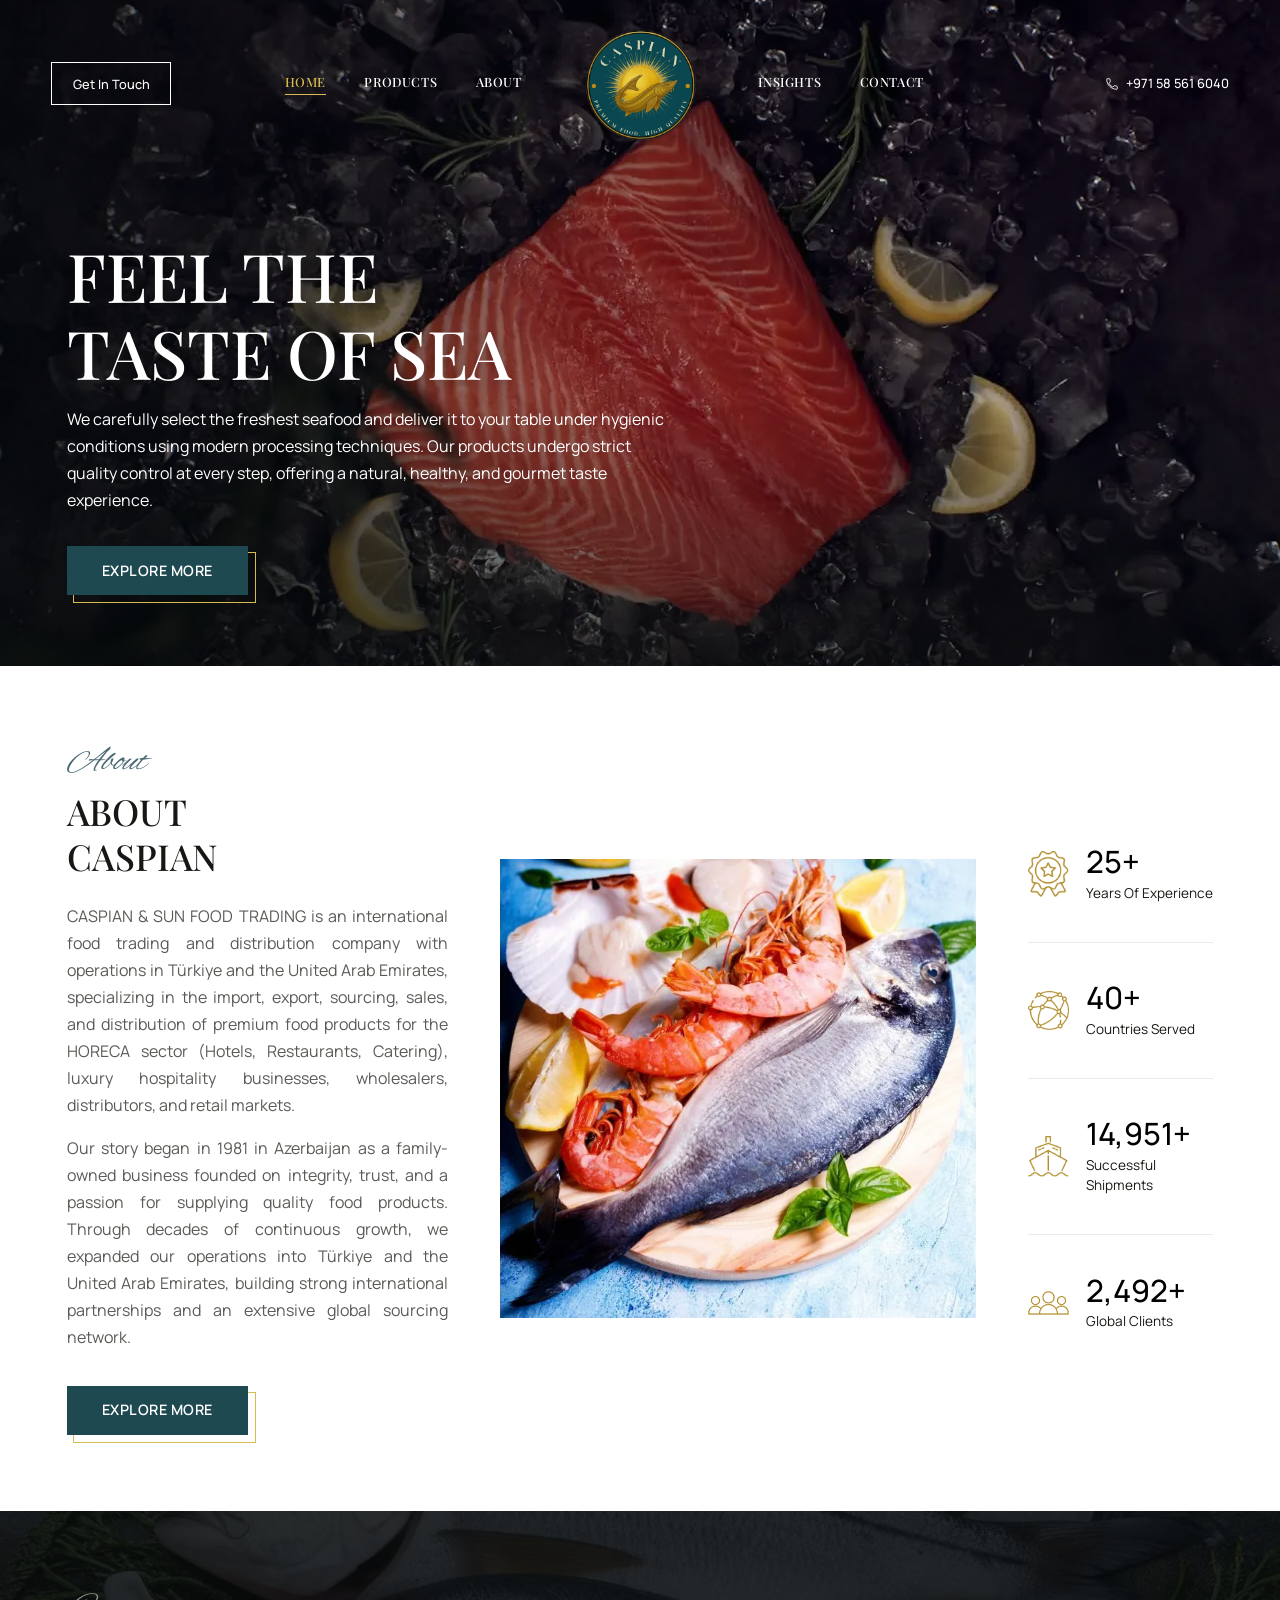
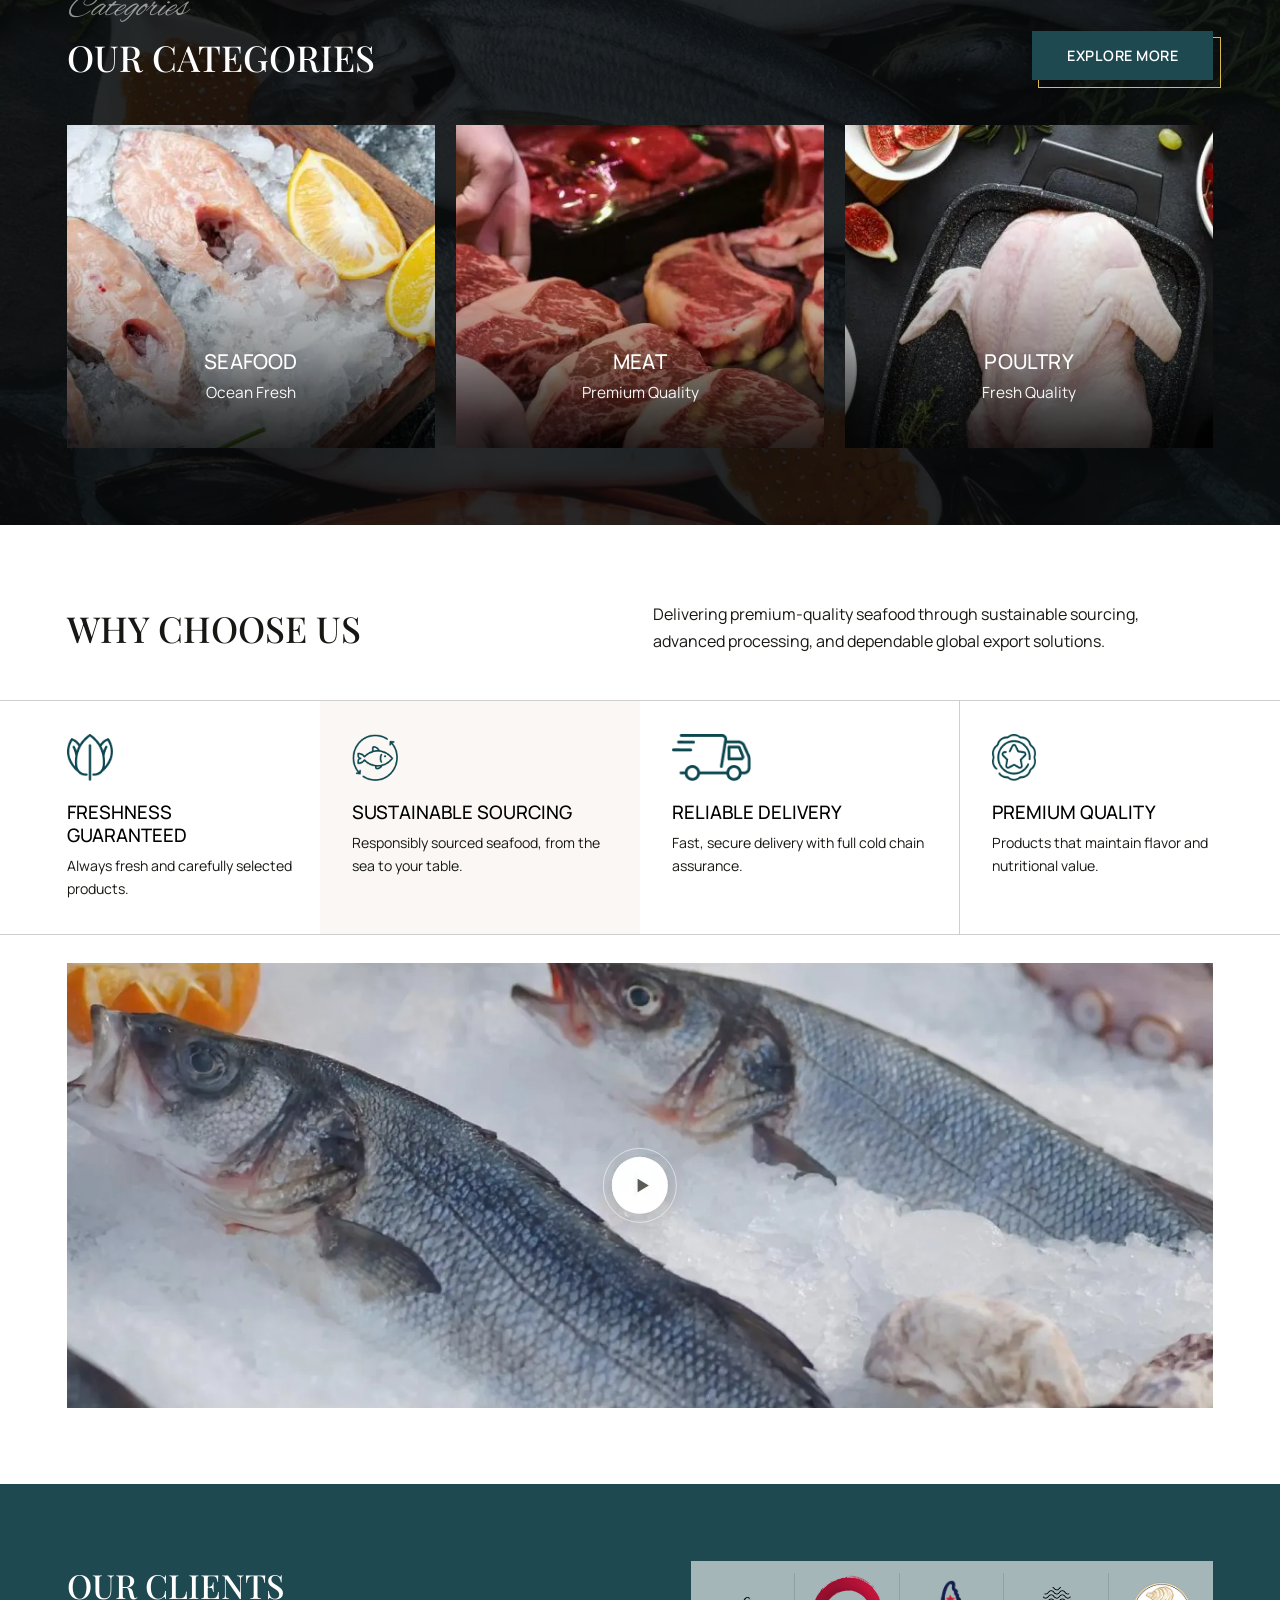
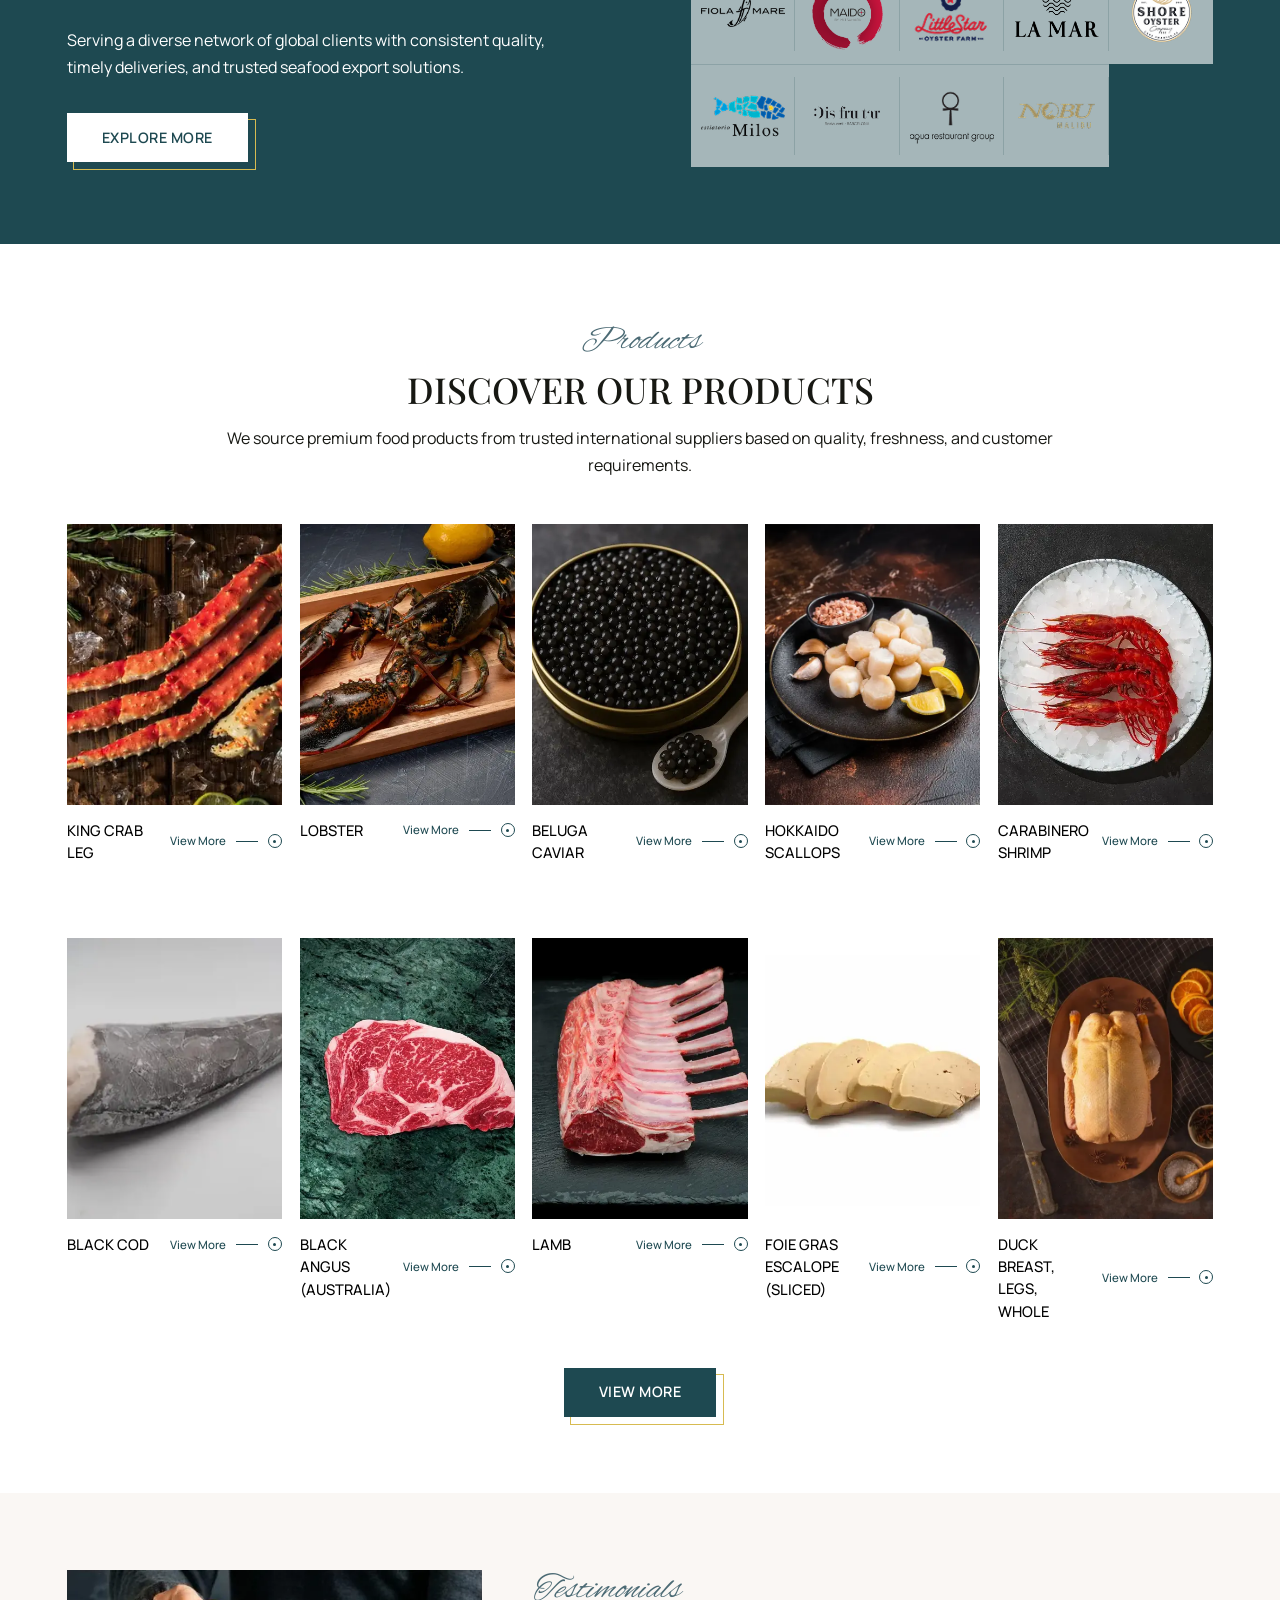
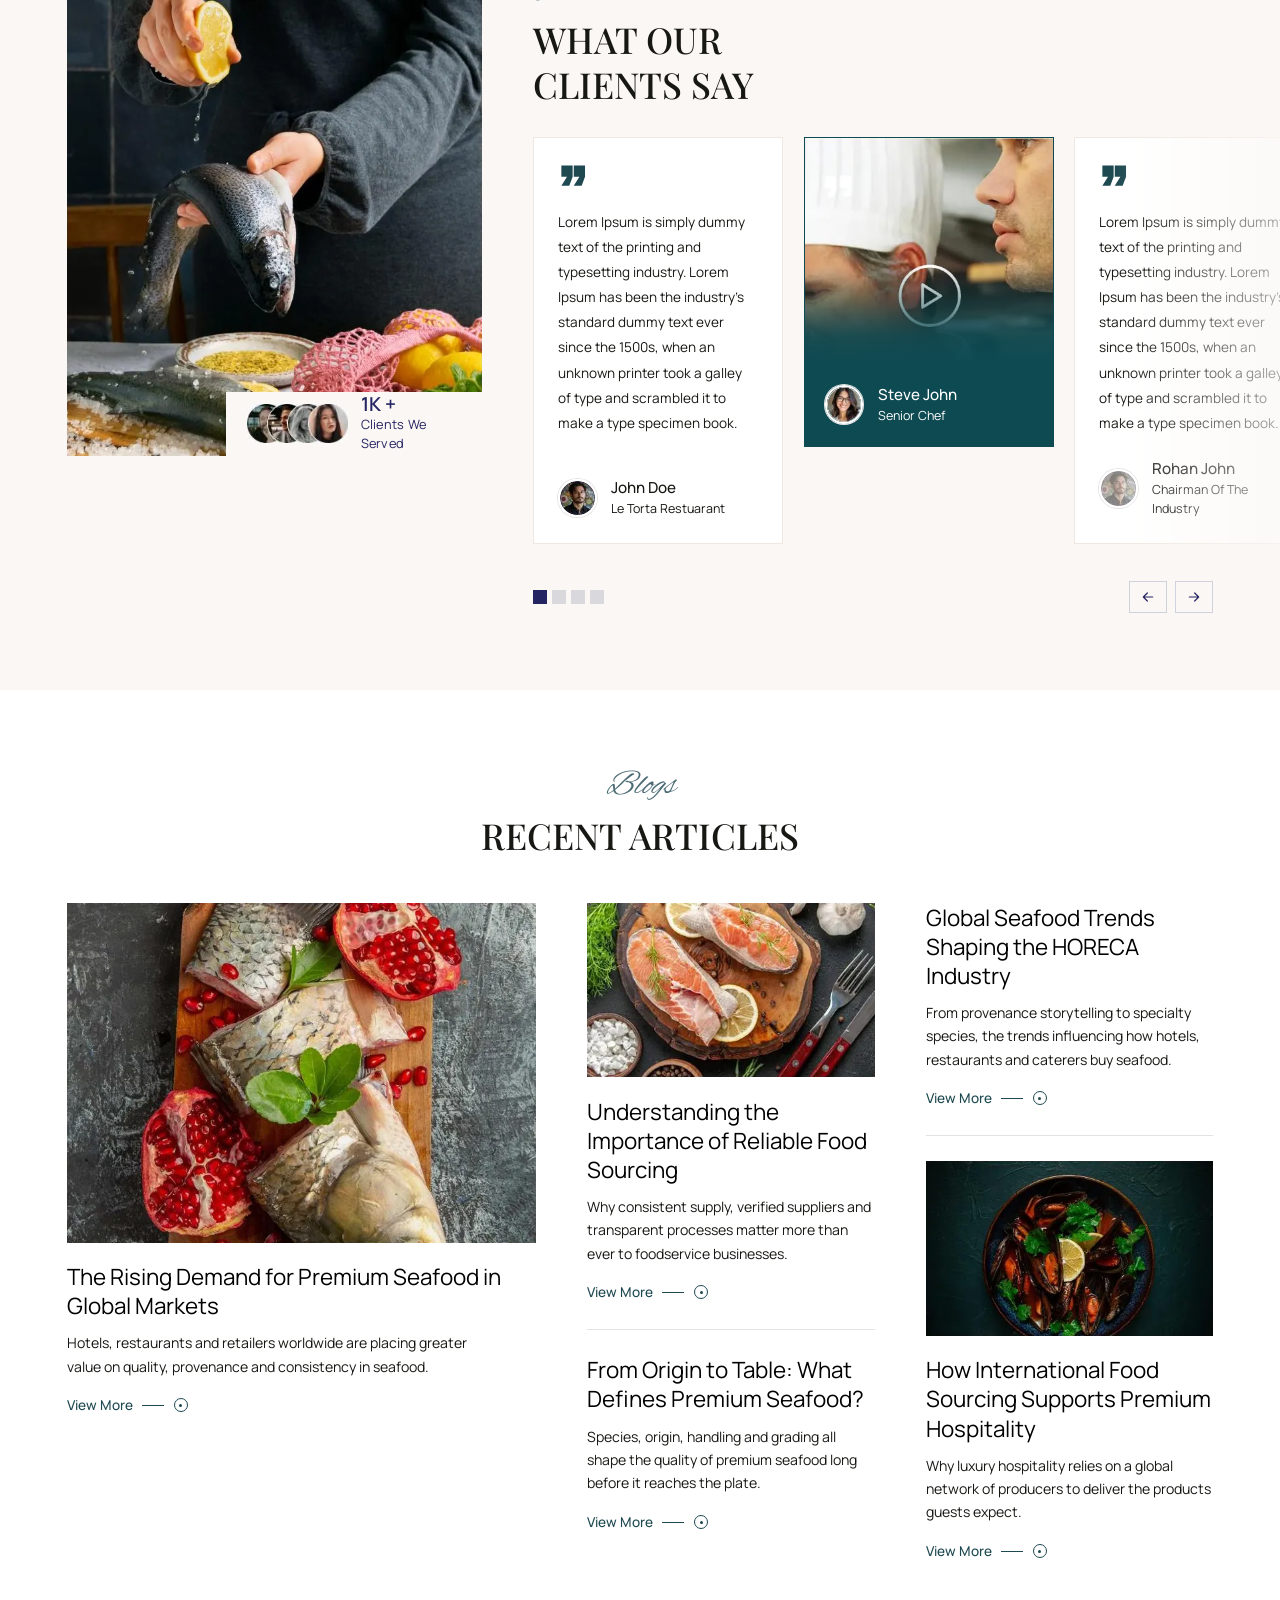
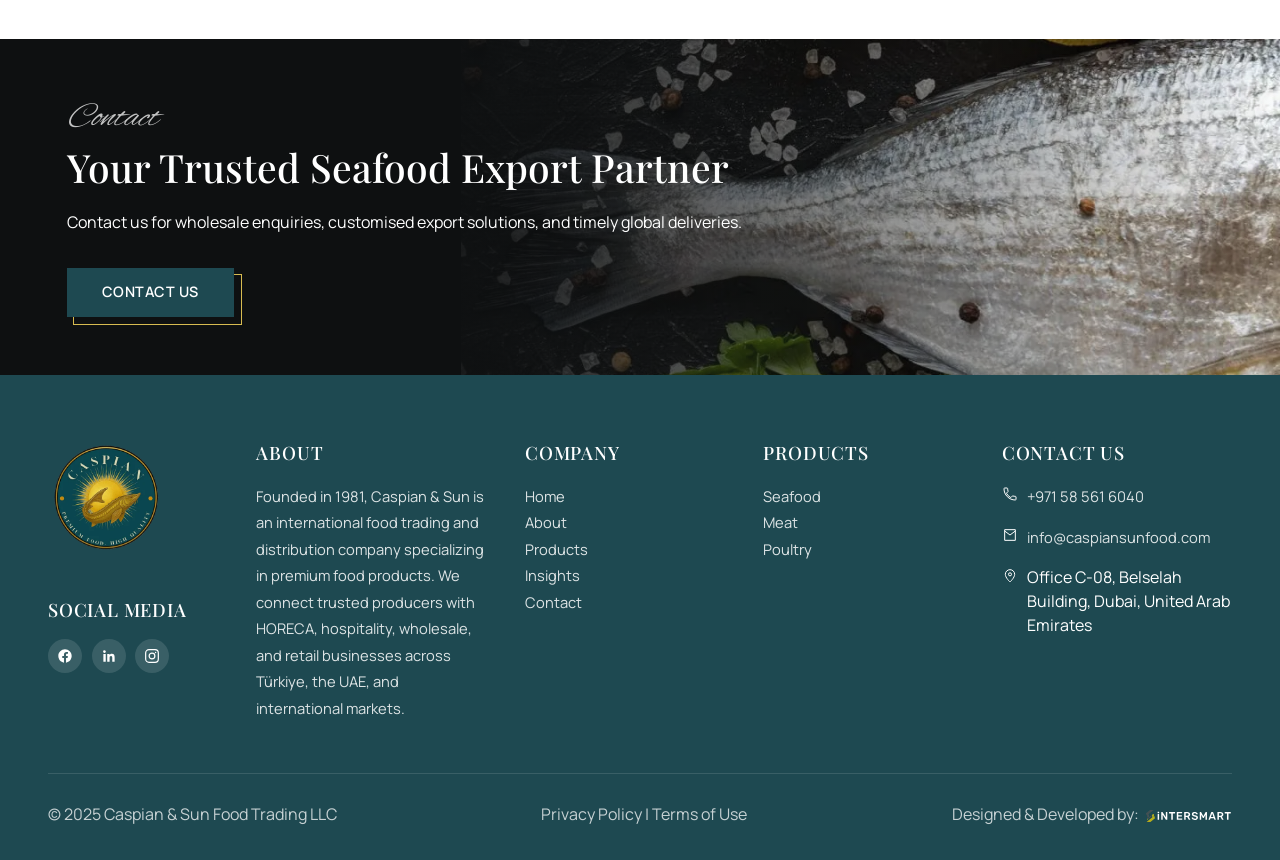
<file: index.html>
<!DOCTYPE html>
<html lang="en">
<head>
<meta charset="UTF-8">
<meta name="robots" content="noindex, nofollow, noarchive, nosnippet">
<meta name="viewport" content="width=device-width, initial-scale=1.0">
<title>Caspian & Sun Food Trading LLC | Premium Seafood, Meat & Poultry</title>
<style id="pl-css">#preloader{position:fixed;inset:0;z-index:99999;display:flex;align-items:center;justify-content:center;background:#F7F3EC;overflow:hidden;transition:opacity .4s ease .55s,visibility 0s linear .95s;}#preloader .pl-disc{position:absolute;left:50%;top:50%;width:clamp(124px,18vw,190px);height:clamp(124px,18vw,190px);margin:calc(clamp(124px,18vw,190px)/-2) 0 0 calc(clamp(124px,18vw,190px)/-2);border-radius:50%;background:#1E4951;box-shadow:0 10px 40px rgba(30,73,81,.25);transition:transform .8s cubic-bezier(.65,0,.35,1);will-change:transform;}#preloader .pl-logo{position:relative;width:clamp(96px,14vw,150px);height:clamp(96px,14vw,150px);display:flex;align-items:center;justify-content:center;}#preloader .pl-logo img{width:100%;height:100%;object-fit:contain;animation:plPulse 1.8s ease-in-out infinite;}#preloader .pl-ring{position:absolute;inset:-14px;border-radius:50%;border:2px solid rgba(215,187,81,.3);border-top-color:#D7BB51;animation:plSpin 1.1s linear infinite;transition:opacity .3s ease;}@keyframes plPulse{0%,100%{transform:scale(.97);}50%{transform:scale(1.03);}}@keyframes plSpin{to{transform:rotate(360deg);}}#preloader.pl-done{opacity:0;visibility:hidden;pointer-events:none;}#preloader.pl-done .pl-disc{transform:scale(40);}#preloader.pl-done .pl-logo img{animation:none;}#preloader.pl-done .pl-ring{opacity:0;}html.pl-skip #preloader{display:none;}@media (prefers-reduced-motion:reduce){#preloader .pl-logo img,#preloader .pl-ring{animation:none;}#preloader .pl-disc{transition:none;}#preloader{transition:opacity .3s ease,visibility 0s linear .3s;}}</style>
<script>try{if(sessionStorage.getItem("plSeen"))document.documentElement.classList.add("pl-skip")}catch(e){}</script>
<meta name="description" content="Caspian &amp; Sun Food Trading is an international food trading and distribution company supplying premium seafood, meat and poultry to hotels, restaurants and retailers in Türkiye, the UAE and beyond.">
<link rel="icon" type="image/png" href="images/logo.png">
<link rel="preload" as="image" imagesrcset="videos/hero-salmon-poster-sm.webp 640w, videos/hero-salmon-poster.webp 1280w" imagesizes="100vw" fetchpriority="high">
<link href="components.css?v=11" rel="stylesheet">
<style>
:root{--deep-teal:#1E4951;--rich-gold:#D7BB51;--antique-gold:#AA8D3F;--charcoal:#171813;--cream:#FAF7F4;--gutter:clamp(1.25rem,5.2vw,6.25rem);}
*{margin:0;padding:0;box-sizing:border-box;}
html{scroll-behavior:smooth;}
body{font-family:'Manrope',sans-serif;color:var(--charcoal);background:#fff;line-height:1.5;}
img{max-width:100%;display:block;}
html,body{max-width:100%;overflow-x:hidden;}

/* ---------- shared tokens (same as about page) ---------- */
.eyebrow{font-family:'Alex Brush','Playfair Display',cursive;font-size:clamp(1.4rem,2.8vw,2.1rem);font-weight:400;color:#4B6A74;margin-bottom:.4rem;font-style:italic;line-height:1.2;}
/* Rule 1: heading style lives on .section-heading, not the h2 tag */
.section-heading{font-family:'Playfair Display',serif;font-weight:500;color:var(--charcoal);font-size:clamp(1.6rem,2.8vw,2.4rem);line-height:1.25;text-transform:uppercase;}
p{font-size:16px;font-family:'Manrope',sans-serif;font-weight:400;line-height:27px;color:#5a5a56;}
.wrap{max-width:1920px;margin:0 auto;padding:0 var(--gutter);}
.sec{padding:clamp(3rem,6vw,6.25rem) 0;}

.btn-shop{position:relative;display:inline-block;}
.btn-shop::after{content:'';position:absolute;bottom:-8px;right:-8px;width:100%;height:100%;border:1.5px solid var(--rich-gold);z-index:0;transition:transform .35s cubic-bezier(.34,1.56,.64,1);}
.btn-shop:hover::after{transform:translate(4px,4px);}
.btn-shop a,.btn-shop button{position:relative;z-index:1;display:inline-block;background:var(--deep-teal);color:#fff;border:none;padding:.85rem 2.2rem;font-family:'Manrope',sans-serif;font-size:.9rem;font-weight:600;cursor:pointer;text-transform:uppercase;letter-spacing:.5px;text-decoration:none;transition:background .3s ease,color .3s ease,transform .35s cubic-bezier(.34,1.56,.64,1);}
.btn-shop:hover a,.btn-shop:hover button{background:#0f3a46;transform:translate(-3px,-3px);}
.btn-shop.light a{background:#fff;color:var(--deep-teal);}
.btn-shop.light:hover a{background:#f2f2ee;}
.btn-shop.light::after{border-color:var(--rich-gold);}

.view-more{display:inline-flex;align-items:center;gap:.6rem;font-size:.85rem;font-weight:500;color:var(--deep-teal);text-decoration:none;width:fit-content;transition:color .3s ease;}
.view-more .vm-dash{width:22px;height:1px;background:currentColor;transition:width .3s ease;}
.view-more .vm-circle{flex:none;width:14px;height:14px;border-radius:50%;border:1px solid currentColor;display:flex;align-items:center;justify-content:center;}
.view-more .vm-circle::after{content:'';width:3px;height:3px;border-radius:50%;background:currentColor;}
.view-more:hover{color:var(--antique-gold);}
.view-more:hover .vm-dash{width:32px;}

/* scroll reveal */
.reveal{opacity:0;transform:translateY(32px);transition:opacity .9s cubic-bezier(.16,1,.3,1),transform .9s cubic-bezier(.16,1,.3,1);}
.reveal.in-view{opacity:1;transform:translateY(0);}
@media (prefers-reduced-motion:reduce){.reveal{opacity:1!important;transform:none!important;transition:none!important;}}

/* ---------- 1. HERO (video) ---------- */
.hero{position:relative;height:min(100vh,52vw);min-height:560px;background:#0b0f10;color:#fff;overflow:hidden;display:flex;align-items:flex-end;}
.hero-video{position:absolute;inset:0;width:100%;height:100%;object-fit:cover;}
.hero::before{content:'';position:absolute;inset:0;z-index:1;background:linear-gradient(90deg,rgba(6,10,11,.72) 0%,rgba(6,10,11,.35) 45%,rgba(6,10,11,.1) 100%),linear-gradient(0deg,rgba(6,10,11,.55) 0%,rgba(6,10,11,0) 40%);}
.hero-inner{position:relative;z-index:2;width:100%;max-width:1920px;margin:0 auto;padding:0 var(--gutter) clamp(2.5rem,5.5vw,6.5rem);}
.hero h1{font-family:'Playfair Display',serif;font-size:clamp(2.4rem,6.5vw,4.2rem);font-weight:500;line-height:1.14;text-transform:uppercase;margin-bottom:1rem;text-shadow:0 2px 12px rgba(0,0,0,.25);opacity:0;animation:heroFadeUp .6s cubic-bezier(.16,1,.3,1) .05s forwards;}
.hero p{font-size:16px;line-height:27px;max-width:600px;color:#fff;margin-bottom:2rem;opacity:0;animation:heroFadeUp .6s cubic-bezier(.16,1,.3,1) .12s forwards;}
.hero .btn-shop{opacity:0;animation:heroFadeUp .6s cubic-bezier(.16,1,.3,1) .2s forwards;}
@keyframes heroFadeUp{from{opacity:0;transform:translateY(22px);}to{opacity:1;transform:translateY(0);}}
@media (prefers-reduced-motion:reduce){.hero h1,.hero p,.hero .btn-shop{animation:none;opacity:1;}}

/* ---------- 2. ABOUT CASPIAN ---------- */
.about-grid{display:grid;grid-template-columns:555fr 693fr 270fr;gap:clamp(1.5rem,4vw,5rem);align-items:center;}
.about-text .section-heading{margin-bottom:1.5rem;}
.about-text p{text-align:justify;margin-bottom:1rem;}
.about-text .btn-shop{margin-top:1.2rem;}
.about-photo{overflow:hidden;aspect-ratio:693/666;}
.about-photo img{width:100%;height:100%;object-fit:cover;transition:transform .9s cubic-bezier(.16,1,.3,1);}
.about-photo:hover img{transform:scale(1.05);}
.counters{display:flex;flex-direction:column;}
.counter{display:flex;align-items:center;gap:1.1rem;padding:clamp(1.2rem,3vw,2.6rem) 0;border-bottom:1px solid rgba(23,24,19,.09);}
.counter:first-child{padding-top:0;}
.counter:last-child{border-bottom:none;padding-bottom:0;}
.counter img{width:clamp(38px,3.2vw,58px);height:auto;flex:none;transition:transform .5s cubic-bezier(.34,1.56,.64,1);}
.counter:hover img{transform:scale(1.12) rotate(-4deg);}
.counter strong{display:block;font-family:'Manrope',sans-serif;font-weight:500;font-size:clamp(1.6rem,2.4vw,2.4rem);line-height:1.1;color:#000;}
.counter span{display:block;font-size:clamp(.85rem,1.05vw,1rem);color:#171813;margin-top:.25rem;}

/* ---------- 3. CATEGORIES ---------- */
.cats{position:relative;color:#fff;background:#0b0d0e;}
.cats.bg-on{background:#0b0d0e url('images/pdf_extracted/extracted_3_bg.webp') center/cover;}
.cats::before{content:'';position:absolute;inset:0;background:rgba(8,10,11,.86);}
.cats .wrap{position:relative;}
.cats-head{display:flex;justify-content:space-between;align-items:flex-end;gap:1.5rem;flex-wrap:wrap;margin-bottom:clamp(1.8rem,3.5vw,3.4rem);}
.cats .eyebrow{color:rgba(255,255,255,.55);}
.cats .section-heading{color:#fff;}
.cat-grid{display:grid;grid-template-columns:repeat(3,1fr);gap:clamp(1rem,1.6vw,1.8rem);}
.cat-card{position:relative;display:block;aspect-ratio:552/484;overflow:hidden;color:#fff;text-decoration:none;}
.cat-card img{position:absolute;inset:0;width:100%;height:100%;object-fit:cover;transition:transform .9s cubic-bezier(.16,1,.3,1);}
.cat-card:hover img{transform:scale(1.08);}
.cat-card::after{content:'';position:absolute;inset:0;background:linear-gradient(0deg,rgba(0,0,0,.72) 0%,rgba(0,0,0,.18) 48%,rgba(0,0,0,0) 70%);transition:background .4s ease;}
.cat-card:hover::after{background:linear-gradient(0deg,rgba(0,0,0,.82) 0%,rgba(0,0,0,.3) 55%,rgba(0,0,0,.05) 80%);}
.cat-label{position:absolute;left:0;right:0;bottom:clamp(1.4rem,3.4vw,3.6rem);z-index:1;text-align:center;}
.cat-label b{display:block;font-family:'Manrope',sans-serif;font-weight:500;font-size:clamp(1.1rem,1.6vw,1.6rem);text-transform:uppercase;letter-spacing:.2px;transition:transform .4s ease;}
.cat-label span{display:block;font-size:clamp(.9rem,1.2vw,1.2rem);margin-top:.3rem;opacity:.95;}
.cat-card:hover .cat-label b{transform:translateY(-4px);}

/* ---------- 4. WHY CHOOSE US ---------- */
.why-head{display:flex;justify-content:space-between;align-items:center;gap:2rem;flex-wrap:wrap;margin-bottom:clamp(1.8rem,3.5vw,3.2rem);}
.why-head p{max-width:560px;color:#171813;font-size:16px;}
.why-strip{border-top:1px solid #cfcfcf;border-bottom:1px solid #cfcfcf;}
.why-grid{display:grid;grid-template-columns:repeat(4,1fr);max-width:1920px;margin:0 auto;}
.why-item{padding:clamp(1.4rem,2.6vw,2.6rem) clamp(1rem,2vw,2.2rem);padding-left:max(var(--gutter),0px);transition:background .35s ease;}
.why-item:not(:first-child){padding-left:clamp(1rem,2.4vw,2.6rem);}
.why-item + .why-item{border-left:1px solid transparent;}
.why-item:nth-child(3){border-right:1px solid #cfcfcf;}
.why-grid:not(:hover) .why-item:nth-child(2),.why-item:hover{background:var(--cream);}
.why-item img{height:clamp(38px,3.6vw,68px);width:auto;max-width:none;object-fit:contain;margin-bottom:clamp(.9rem,1.6vw,1.6rem);transition:transform .45s cubic-bezier(.34,1.56,.64,1);}
.why-item:hover img{transform:translateY(-4px) scale(1.06);}
.why-item h3{font-family:'Manrope',sans-serif;font-weight:500;font-size:clamp(1rem,1.45vw,1.4rem);text-transform:uppercase;color:#000;margin-bottom:.5rem;line-height:1.25;}
.why-item p{font-size:clamp(.85rem,1.1vw,1rem);line-height:1.6;color:#171813;max-width:24em;}
.why-video{position:relative;margin-top:clamp(1.4rem,2.2vw,2.2rem);aspect-ratio:1728/670;overflow:hidden;cursor:pointer;}
.why-video img{width:100%;height:100%;object-fit:cover;transition:transform 1.2s cubic-bezier(.16,1,.3,1);}
.why-video:hover img{transform:scale(1.04);}
.play-btn{position:absolute;left:50%;top:50%;transform:translate(-50%,-50%);width:clamp(52px,4.4vw,84px);height:clamp(52px,4.4vw,84px);border-radius:50%;background:rgba(255,255,255,.92);border:none;display:flex;align-items:center;justify-content:center;cursor:pointer;box-shadow:0 8px 30px rgba(0,0,0,.2);transition:transform .35s cubic-bezier(.34,1.56,.64,1),background .3s ease;}
.play-btn::before{content:'';position:absolute;inset:-9px;border-radius:50%;border:1.5px solid rgba(255,255,255,.55);animation:pulse 2.4s ease-out infinite;}
.play-btn svg{width:34%;height:34%;fill:#5a5a56;margin-left:8%;}
.why-video:hover .play-btn{transform:translate(-50%,-50%) scale(1.1);background:#fff;}
@keyframes pulse{0%{transform:scale(.9);opacity:.9;}100%{transform:scale(1.5);opacity:0;}}
@media (prefers-reduced-motion:reduce){.play-btn::before{animation:none;}}

/* ---------- 5. OUR CLIENTS ---------- */
.clients{background:var(--deep-teal);color:#fff;}
.clients-grid{display:grid;grid-template-columns:minmax(0,560px) 1fr;gap:clamp(2rem,5vw,6rem);align-items:center;}
.clients .section-heading{color:#fff;font-size:clamp(1.8rem,2.6vw,2.6rem);line-height:1.15;margin-bottom:1.4rem;}
.clients p{color:#fff;margin-bottom:2rem;max-width:520px;}
.logos{display:grid;grid-template-columns:repeat(5,1fr);}
.logo-cell{display:flex;align-items:center;justify-content:center;padding:clamp(.4rem,1vw,1rem) clamp(.3rem,.8vw,.9rem);position:relative;}
.logo-cell:not(:nth-child(5n))::after{content:'';position:absolute;right:0;top:12%;bottom:12%;width:1px;background:rgba(30,73,81,.18);}
.logo-cell:nth-child(n+6){border-top:1px solid rgba(30,73,81,.18);}
.logo-cell{transition:background-color .3s ease;}
/* subtle light card so dark logos stay readable before hover */
.logo-cell:not(:empty){background:rgba(255,255,255,.6);}
.logo-cell:not(:empty):hover,.logo-cell.is-active{background:#fff;}
.logo-cell img{width:auto;max-width:100%;max-height:clamp(48px,6vw,84px);height:auto;margin:0 auto;transition:transform .4s cubic-bezier(.34,1.56,.64,1);}
.logo-cell:hover img,.logo-cell.is-active img{transform:scale(1.06);}
/* La Mar file is white-on-transparent: render it black on the light card */
.logo-cell--light img{filter:invert(1);}

/* ---------- 6. PRODUCTS ---------- */
.prod-head{text-align:center;margin-bottom:clamp(1.8rem,3.5vw,3.4rem);}
.prod-head p{max-width:840px;margin:.8rem auto 0;color:#171813;}
.prod-grid{display:grid;grid-auto-rows:1fr;grid-template-columns:repeat(5,minmax(0,1fr));gap:clamp(1.4rem,2.4vw,2.6rem) clamp(.8rem,1.4vw,1.6rem);}
.pcard{display:flex;flex-direction:column;}
.pimg{position:relative;aspect-ratio:323/422;overflow:hidden;}
.pimg img{width:100%;height:100%;object-fit:cover;transition:transform .7s cubic-bezier(.16,1,.3,1);}
.pcard:hover .pimg img{transform:scale(1.08);}
.poverlay{position:absolute;top:9%;bottom:9%;overflow:hidden;left:8%;right:8%;background:rgba(255,255,255,.96);display:flex;flex-direction:column;justify-content:center;align-items:center;text-align:center;padding:clamp(.6rem,1.2vw,1.4rem);opacity:0;visibility:hidden;transform:translateY(10px);transition:opacity .4s ease,visibility .4s ease,transform .4s ease;}
.pcard:hover .poverlay,.pcard:focus-within .poverlay{opacity:1;visibility:visible;transform:none;}
.poverlay h3{font-family:'Manrope',sans-serif;font-size:clamp(.9rem,1.1vw,1.1rem);font-weight:500;text-transform:uppercase;color:var(--charcoal);margin-bottom:.8rem;}
.poverlay p{font-size:clamp(.66rem,.8vw,.8rem);line-height:1.55;color:#171813;margin-bottom:.8rem;display:-webkit-box;-webkit-box-orient:vertical;-webkit-line-clamp:5;line-clamp:5;overflow:hidden;}
.pinfo{display:flex;justify-content:space-between;align-items:center;gap:clamp(1rem,1.6vw,1.6rem);padding-top:.9rem;}
.pinfo b{flex:1 1 auto;min-width:0;}
.pinfo .view-more{flex:none;white-space:nowrap;}
.pinfo b{font-family:'Manrope',sans-serif;font-size:clamp(.9rem,1.15vw,1.1rem);font-weight:500;text-transform:uppercase;color:#000;}
.pinfo .view-more{font-size:clamp(.72rem,.85vw,.85rem);}
.prod-cta{text-align:center;margin-top:clamp(1.8rem,3.6vw,3.6rem);}

/* ---------- 7. TESTIMONIALS ---------- */
.testi{background:var(--cream);overflow:hidden;}
.testi-grid{display:grid;grid-template-columns:629fr 1030fr;gap:clamp(1.5rem,4vw,4.5rem);align-items:start;}
.testi-photo{position:relative;aspect-ratio:629/735;}
.testi-photo>img{width:100%;height:100%;object-fit:cover;}
.served{position:absolute;right:0;bottom:0;width:61.5%;background:var(--cream);height:12.4%;min-height:64px;display:flex;align-items:center;gap:.8rem;padding:0 clamp(.6rem,1.6vw,1.6rem);}
.served img{height:clamp(30px,3vw,48px);width:auto;flex:none;}
.served strong{display:block;font-size:clamp(1.1rem,1.5vw,1.5rem);font-weight:600;color:#252462;line-height:1.1;}
.served span{display:block;font-size:clamp(.8rem,1vw,1rem);color:#252462;letter-spacing:.3px;}
.testi-body{min-width:0;}
.testi-body .section-heading{margin-bottom:clamp(1.4rem,2.4vw,2.4rem);}
.slider{position:relative;margin-right:calc(-1 * var(--gutter));}
.track{display:flex;gap:clamp(.8rem,1.6vw,1.6rem);overflow-x:auto;scroll-snap-type:x mandatory;scrollbar-width:none;-ms-overflow-style:none;padding:0 var(--gutter) 6px 0;-webkit-mask-image:linear-gradient(90deg,#000 0,#000 78%,rgba(0,0,0,.35) 100%);mask-image:linear-gradient(90deg,#000 0,#000 78%,rgba(0,0,0,.35) 100%);}
.track::-webkit-scrollbar{display:none;}
.track{cursor:grab;}
.track.dragging{cursor:grabbing;scroll-snap-type:none;scroll-behavior:auto;user-select:none;-webkit-user-select:none;}
.tcard{--tw:clamp(250px,19vw,365px);flex:0 0 var(--tw);scroll-snap-align:start;background:#fff;border:1px solid #efe8e2;padding:clamp(1.2rem,1.9vw,1.9rem);display:flex;flex-direction:column;min-height:clamp(340px,25vw,478px);}
.sr-only{position:absolute;width:1px;height:1px;padding:0;margin:-1px;overflow:hidden;clip:rect(0,0,0,0);white-space:nowrap;border:0;}
.tcard .q{width:clamp(26px,2.2vw,42px);fill:var(--deep-teal);margin-bottom:1.2rem;}
.tcard p{font-size:clamp(.85rem,1.05vw,1rem);line-height:1.85;color:#171813;flex:1;}
.tperson{display:flex;align-items:center;gap:.9rem;margin-top:1.4rem;}
.tperson img{width:clamp(38px,3vw,58px);height:clamp(38px,3vw,58px);border-radius:50%;object-fit:cover;flex:none;border:2px solid #fff;box-shadow:0 0 0 1px #e5e5e5;}
.tperson b{display:block;font-weight:500;font-size:clamp(.95rem,1.15vw,1.1rem);color:#171813;}
.tperson span{display:block;font-size:clamp(.78rem,.95vw,.9rem);color:#171813;}
.tcard.video{--pb:calc(clamp(38px,3vw,58px) + 2 * clamp(1rem,1.6vw,1.6rem));position:relative;align-self:flex-start;min-height:0;padding:calc(var(--tw) * .9011) 0 0;background:#0e4a52 url('images/home/testi-chef.webp') left top/100% auto no-repeat;color:#fff;border-color:transparent;overflow:hidden;}
/* teal panel starts right under the photo and is only as tall as the person block; grows only if content is added */
.tcard.video::before{content:'';position:absolute;inset:0;pointer-events:none;background:linear-gradient(0deg,#0e4a52 0,#0e4a52 var(--pb),rgba(14,74,82,.9) calc(var(--pb) + var(--tw) * .12),rgba(14,74,82,0) calc(var(--pb) + var(--tw) * .4));}
.tcard.video .play-btn{top:calc(var(--tw) * .45);width:calc(var(--tw) * .26);height:calc(var(--tw) * .26);background:transparent;box-shadow:none;border:none;z-index:2;}
.tcard.video .play-btn svg,.tcard.video .play-btn::before{display:none;}
.tcard.video:hover{box-shadow:0 18px 40px rgba(14,74,82,.35);}
.tcard.video .tperson{position:relative;margin:0;padding:clamp(1rem,1.6vw,1.6rem);z-index:1;}
.tcard.video .tperson b,.tcard.video .tperson span{color:#fff;}
.tcard.video .tperson img{border-color:#fff;}
.slider-ui{display:flex;justify-content:space-between;align-items:center;margin-top:clamp(1.4rem,2.4vw,2.4rem);padding-right:var(--gutter);}
.dots{display:flex;gap:.3rem;}
.dots i{width:14px;height:14px;background:#d9d9dd;cursor:pointer;transition:background .3s ease,transform .3s ease;}
.dots i.on{background:#252462;}
.arrows{display:flex;gap:.5rem;}
.arrows button{width:38px;height:32px;border:1px solid #cfd1dc;background:transparent;color:#252462;cursor:pointer;display:flex;align-items:center;justify-content:center;transition:background .3s ease,color .3s ease,transform .3s ease;}
.arrows button:hover{background:#252462;color:#fff;transform:translateY(-2px);}
.arrows svg{width:16px;height:16px;stroke:currentColor;fill:none;stroke-width:1.8;stroke-linecap:round;stroke-linejoin:round;}

/* ---------- 8. ARTICLES ---------- */
.art-head{text-align:center;margin-bottom:clamp(1.8rem,3.5vw,3.4rem);}
.art-grid{display:grid;grid-template-columns:706fr 433fr 433fr;gap:clamp(1.4rem,4vw,4.6rem);align-items:start;}
.art{display:block;text-decoration:none;color:inherit;}
.art .aimg{overflow:hidden;}
.art .aimg img{width:100%;height:100%;object-fit:cover;transition:transform .8s cubic-bezier(.16,1,.3,1);}
.art:hover .aimg img{transform:scale(1.06);}
.art.big .aimg{aspect-ratio:706/512;}
.art.sm .aimg{aspect-ratio:433/263;}
.art h3{font-family:'Manrope',sans-serif;font-weight:400;font-size:clamp(1.15rem,1.75vw,1.75rem);line-height:1.3;color:#000;margin:clamp(.9rem,1.5vw,1.6rem) 0 .7rem;transition:color .3s ease;}
.art:hover h3{color:var(--deep-teal);}
.art p{font-size:clamp(.85rem,1.1vw,1rem);line-height:1.65;color:#171813;margin-bottom:.9rem;max-width:30em;}
.acol{display:flex;flex-direction:column;}
.acol .art + .art{border-top:1px solid #e3e3e3;margin-top:clamp(1.2rem,2vw,2rem);padding-top:clamp(1.2rem,2vw,2rem);}
/* side articles: one image per column at a time; hovering the text-only card swaps the image to it (the other collapses) */
.acol .awrap{display:grid;grid-template-rows:0fr;opacity:0;transition:grid-template-rows .5s cubic-bezier(.16,1,.3,1),opacity .4s ease;}
.acol .art.show-img .awrap{grid-template-rows:1fr;opacity:1;}
.acol .awrap>.aimg{min-height:0;overflow:hidden;}
.acol .abox{position:relative;padding-top:60.74%;}
.acol .abox img{position:absolute;inset:0;}
.acol .art h3{margin-top:0;transition:color .3s ease,margin-top .5s cubic-bezier(.16,1,.3,1);}
.acol .art.show-img h3{margin-top:clamp(.9rem,1.5vw,1.6rem);}

/* ---------- 9. CTA ---------- */
.cta{position:relative;min-height:clamp(320px,26.3vw,540px);background:#0e1011;color:#fff;display:flex;align-items:center;overflow:hidden;}
.cta-bg{position:absolute;right:0;top:0;bottom:0;width:min(64%,1100px);}
.cta-bg.bg-on{background:url('images/home/cta-fish.webp') right center/cover no-repeat;}
.cta::before{content:'';position:absolute;inset:0;z-index:1;background:linear-gradient(90deg,#0e1011 0%,#0e1011 32%,rgba(14,16,17,.55) 62%,rgba(14,16,17,0) 100%);}
.cta .wrap{position:relative;z-index:2;width:100%;}
.cta .eyebrow{color:rgba(255,255,255,.75);}
.cta .section-heading{color:#fff;text-transform:none;font-size:clamp(1.7rem,3.05vw,3.1rem);line-height:1.2;margin-bottom:1.1rem;}
.cta p{color:#fff;max-width:760px;margin-bottom:2rem;}

/* ---------- LIGHTBOX ---------- */
.lightbox{position:fixed;inset:0;z-index:400;background:rgba(6,9,10,.9);display:flex;align-items:center;justify-content:center;padding:1.5rem;opacity:0;visibility:hidden;transition:opacity .35s ease,visibility .35s ease;}
.lightbox.open{opacity:1;visibility:visible;}
.lightbox video{width:min(1100px,100%);max-height:82vh;background:#000;box-shadow:0 30px 80px rgba(0,0,0,.5);}
.lightbox .lb-close{position:absolute;top:1.2rem;right:1.4rem;width:44px;height:44px;border:none;border-radius:50%;background:rgba(255,255,255,.12);color:#fff;font-size:1.7rem;line-height:1;cursor:pointer;transition:background .3s ease,transform .3s ease;}
.lightbox .lb-close:hover{background:var(--rich-gold);color:#171813;transform:rotate(90deg);}

/* ---------- RESPONSIVE ---------- */
@media (max-width:1200px){
  .prod-grid{grid-template-columns:repeat(4,minmax(0,1fr));}
  .art-grid{grid-template-columns:1fr 1fr;}
  .art.big{grid-column:1/-1;}
}
@media (max-width:1024px){
  .hero{height:min(100vh,120vw);min-height:520px;}
  .about-grid{grid-template-columns:1fr 1fr;}
  .about-text{grid-column:1/-1;}
  .about-photo{aspect-ratio:4/3;}
  .counters{justify-content:center;}
  .cat-grid{grid-template-columns:1fr 1fr 1fr;}
  .why-grid{grid-template-columns:1fr 1fr;}
  .why-item,.why-item:not(:first-child){padding:clamp(1.2rem,3vw,2rem) var(--gutter);}
  .why-item:nth-child(3){border-right:none;}
  .why-item:nth-child(-n+2){border-bottom:1px solid #cfcfcf;}
  .clients-grid{grid-template-columns:1fr;}
  .prod-grid{grid-template-columns:repeat(3,minmax(0,1fr));}
  .testi-grid{grid-template-columns:1fr;}
  .testi-photo{aspect-ratio:16/11;max-width:640px;}
}
@media (max-width:768px){
  .about-grid{grid-template-columns:1fr;}
  .counters{flex-direction:row;flex-wrap:wrap;}
  .counter,.counter:first-child,.counter:last-child{flex:1 1 45%;padding:1rem 0;border-bottom:1px solid rgba(23,24,19,.09);}
  .cat-grid{grid-template-columns:1fr;}
  .cat-card{aspect-ratio:16/11;}
  .why-head{flex-direction:column;align-items:flex-start;}
  .logos{grid-template-columns:repeat(3,1fr);}
  .logo-cell::after{display:none;}
  .logo-cell:nth-child(n+4){border-top:1px solid rgba(30,73,81,.18);}
  .prod-grid{grid-template-columns:repeat(2,minmax(0,1fr));}
  .art-grid{grid-template-columns:1fr;}
  .slider{margin-right:calc(-1 * var(--gutter));}
}
@media (max-width:600px){
  .hero{min-height:480px;}
  .hero p{font-size:15px;line-height:25px;}
  .why-grid{grid-template-columns:1fr;}
  .why-item:nth-child(n){border-right:none;border-bottom:1px solid #cfcfcf;}
  .why-item:last-child{border-bottom:none;}
  .why-grid:not(:hover) .why-item:nth-child(2){background:transparent;}
  .why-video{aspect-ratio:16/10;}
  .logos{grid-template-columns:repeat(2,1fr);}
  .logo-cell:nth-child(n+3){border-top:1px solid rgba(30,73,81,.18);}
  .pinfo{flex-direction:column;align-items:flex-start;gap:.3rem;}
  .poverlay p{display:none;}
  .counter,.counter:first-child,.counter:last-child{flex:1 1 100%;}
  .served{width:78%;}
}
</style>
</head>
<body>
<div id="preloader" aria-hidden="true"><div class="pl-disc"></div><div class="pl-logo"><span class="pl-ring"></span><img width="360" height="360" src="casplogo.webp" alt=""></div></div>


<div id="header-placeholder"></div>
<main id="main">

<!-- 1. HERO -->
<section class="hero" id="top">
  <img class="hero-video hero-poster" src="videos/hero-salmon-poster.webp" srcset="videos/hero-salmon-poster-sm.webp 640w, videos/hero-salmon-poster.webp 1280w" sizes="100vw" width="1280" height="720" alt="" fetchpriority="high" decoding="async">
  <video class="hero-video" muted loop playsinline preload="none" data-src="videos/hero-salmon-720.mp4" data-src-sm="videos/hero-salmon-360.mp4" aria-hidden="true"></video>
  <div class="hero-inner">
    <h1>Feel the<br>Taste of Sea</h1>
    <p>We carefully select the freshest seafood and deliver it to your table under hygienic conditions using modern processing techniques. Our products undergo strict quality control at every step, offering a natural, healthy, and gourmet taste experience.</p>
    <div class="btn-shop"><a href="products.html" aria-label="Explore our products">Explore More</a></div>
  </div>
</section>

<!-- 2. ABOUT CASPIAN -->
<section class="sec about">
  <div class="wrap about-grid">
    <div class="about-text reveal">
      <div class="eyebrow">About</div>
      <h2 class="section-heading">About<br>Caspian</h2>
      <p>CASPIAN &amp; SUN FOOD TRADING is an international food trading and distribution company with operations in Türkiye and the United Arab Emirates, specializing in the import, export, sourcing, sales, and distribution of premium food products for the HORECA sector (Hotels, Restaurants, Catering), luxury hospitality businesses, wholesalers, distributors, and retail markets.</p>
      <p>Our story began in 1981 in Azerbaijan as a family-owned business founded on integrity, trust, and a passion for supplying quality food products. Through decades of continuous growth, we expanded our operations into Türkiye and the United Arab Emirates, building strong international partnerships and an extensive global sourcing network.</p>
      <div class="btn-shop"><a href="about.html">Explore More</a></div>
    </div>
    <div class="about-photo reveal"><img loading="lazy" decoding="async" width="693" height="666" src="images/home/about-photo.webp" alt="Fresh fish, prawns and scallops on a wooden board"></div>
    <div class="counters reveal">
      <div class="counter"><img loading="lazy" decoding="async" width="58" height="65" src="images/home/counter-1.png" alt=""><div><strong data-count="25" data-suffix="+">25+</strong><span>Years Of Experience</span></div></div>
      <div class="counter"><img loading="lazy" decoding="async" width="60" height="58" src="images/home/counter-4.png" alt=""><div><strong data-count="40" data-suffix="+">40+</strong><span>Countries Served</span></div></div>
      <div class="counter"><img loading="lazy" decoding="async" width="57" height="57" src="images/home/counter-2.png" alt=""><div><strong data-count="15000" data-suffix="+">15,000+</strong><span>Successful Shipments</span></div></div>
      <div class="counter"><img loading="lazy" decoding="async" width="73" height="43" src="images/home/counter-3.png" alt=""><div><strong data-count="2500" data-suffix="+">2,500+</strong><span>Global Clients</span></div></div>
    </div>
  </div>
</section>

<!-- 3. CATEGORIES -->
<section class="sec cats">
  <div class="wrap">
    <div class="cats-head reveal">
      <div>
        <div class="eyebrow">Categories</div>
        <h2 class="section-heading">Our Categories</h2>
      </div>
      <div class="btn-shop"><a href="products.html">Explore More</a></div>
    </div>
    <div class="cat-grid">
      <a class="cat-card reveal" href="products.html#seafood"><img loading="lazy" decoding="async" width="553" height="351" src="images/home/cat-frozen.webp" alt="Seafood"><div class="cat-label"><b>Seafood</b><span>Ocean Fresh</span></div></a>
      <a class="cat-card reveal" href="products.html#meat"><img loading="lazy" decoding="async" width="552" height="351" src="images/home/cat-butchery.webp" alt="Meat"><div class="cat-label"><b>Meat</b><span>Premium Quality</span></div></a>
      <a class="cat-card reveal" href="products.html#poultry"><img loading="lazy" decoding="async" width="552" height="351" src="images/home/cat-poultry.webp" alt="Poultry"><div class="cat-label"><b>Poultry</b><span>Fresh Quality</span></div></a>
    </div>
  </div>
</section>

<!-- 4. WHY CHOOSE US -->
<section class="sec why" style="padding-bottom:clamp(3rem,6vw,6.25rem)">
  <div class="wrap why-head reveal">
    <h2 class="section-heading">Why Choose Us</h2>
    <p>Delivering premium-quality seafood through sustainable sourcing, advanced processing, and dependable global export solutions.</p>
  </div>
  <div class="why-strip reveal">
    <div class="why-grid">
      <div class="why-item"><img loading="lazy" decoding="async" width="58" height="58" src="images/home/why-4.png" alt=""><h3>Freshness Guaranteed</h3><p>Always fresh and carefully selected products.</p></div>
      <div class="why-item"><img loading="lazy" decoding="async" width="70" height="70" src="images/home/why-2.png" alt=""><h3>Sustainable Sourcing</h3><p>Responsibly sourced seafood, from the sea to your table.</p></div>
      <div class="why-item"><img loading="lazy" decoding="async" width="86" height="50" src="images/home/why-3.png" alt=""><h3>Reliable Delivery</h3><p>Fast, secure delivery with full cold chain assurance.</p></div>
      <div class="why-item"><img loading="lazy" decoding="async" width="58" height="60" src="images/home/why-1.png" alt=""><h3>Premium Quality</h3><p>Products that maintain flavor and nutritional value.</p></div>
    </div>
  </div>
  <div class="wrap">
    <div class="why-video reveal" data-video="videos/hero-salmon-720.mp4">
      <img loading="lazy" decoding="async" width="1600" height="620" src="images/home/why-video.webp" alt="Fresh sea bass on ice">
      <button class="play-btn" type="button" aria-label="Play video"><svg viewBox="0 0 24 24"><path d="M6 3.5v17l14-8.5z"/></svg></button>
    </div>
  </div>
</section>

<!-- 5. OUR CLIENTS -->
<section class="sec clients">
  <div class="wrap clients-grid">
    <div class="reveal">
      <h2 class="section-heading">Our Clients</h2>
      <p>Serving a diverse network of global clients with consistent quality, timely deliveries, and trusted seafood export solutions.</p>
      <div class="btn-shop light"><a href="contact.html">Explore More</a></div>
    </div>
    <div class="logos reveal">
      <div class="logo-cell"><img loading="lazy" decoding="async" width="131" height="47" src="images/home/partner-1.png" alt="Partner logo 1"></div>
      <div class="logo-cell"><img loading="lazy" decoding="async" width="286" height="300" src="images/home/partner-2.png" alt="Maido by Mitsuharu"></div>
      <div class="logo-cell"><img loading="lazy" decoding="async" width="94" height="74" src="images/home/partner-3.png" alt="Partner logo 3"></div>
      <div class="logo-cell logo-cell--light"><img loading="lazy" decoding="async" width="330" height="197" src="images/home/partner-4.png" alt="La Mar"></div>
      <div class="logo-cell"><img loading="lazy" decoding="async" width="83" height="83" src="images/home/partner-5.png" alt="Partner logo 5"></div>
      <div class="logo-cell"><img loading="lazy" decoding="async" width="114" height="60" src="images/home/partner-6.png" alt="Partner logo 6"></div>
      <div class="logo-cell"><img loading="lazy" decoding="async" width="160" height="63" src="images/home/partner-7.png" alt="Partner logo 7"></div>
      <div class="logo-cell"><img loading="lazy" decoding="async" width="111" height="84" src="images/home/partner-8.png" alt="Partner logo 8"></div>
      <div class="logo-cell"><img loading="lazy" decoding="async" width="89" height="89" src="images/home/partner-9.png" alt="Partner logo 9"></div>
      <div class="logo-cell" aria-hidden="true"></div>
    </div>
  </div>
</section>

<!-- 6. PRODUCTS -->
<section class="sec">
  <div class="wrap">
    <div class="prod-head reveal">
      <div class="eyebrow">Products</div>
      <h2 class="section-heading">Discover Our Products</h2>
      <p>We source premium food products from trusted international suppliers based on quality, freshness, and customer requirements.</p>
    </div>
    <div class="prod-grid">
      <div class="pcard reveal"><div class="pimg"><img width="520" height="340" src="images/products/thumb/king-crab-leg.webp" alt="King Crab Leg" loading="lazy"><div class="poverlay"><h3>King Crab Leg</h3><p>Sourced from the cold waters of Russia and Norway, King Crab Legs are prized for their impressive size, succulent meat, and naturally sweet, delicate flavour.</p><a class="view-more" href="product-detail.html?p=king-crab-leg" aria-label="View more: King Crab Leg">View More <span class="vm-dash"></span><span class="vm-circle"></span></a></div></div><div class="pinfo"><b>King Crab Leg</b><a class="view-more" href="product-detail.html?p=king-crab-leg" aria-label="View more: King Crab Leg">View More <span class="vm-dash"></span><span class="vm-circle"></span></a></div></div>
      <div class="pcard reveal"><div class="pimg"><img width="520" height="520" src="images/products/thumb/lobster.webp" alt="Lobster" loading="lazy"><div class="poverlay"><h3>Lobster</h3><p>Harvested from the cold Atlantic waters of Canada, Canadian Lobster is valued for its distinctive sweet flavour, tender meat, and rich ocean-fresh character.</p><a class="view-more" href="product-detail.html?p=lobster" aria-label="View more: King Crab Leg">View More <span class="vm-dash"></span><span class="vm-circle"></span></a></div></div><div class="pinfo"><b>Lobster</b><a class="view-more" href="product-detail.html?p=lobster" aria-label="View more: King Crab Leg">View More <span class="vm-dash"></span><span class="vm-circle"></span></a></div></div>
      <div class="pcard reveal"><div class="pimg"><img width="520" height="520" src="images/products/thumb/beluga-caviar.webp" alt="Beluga Caviar" loading="lazy"><div class="poverlay"><h3>Beluga Caviar</h3><p>Beluga Caviar represents the pinnacle of gourmet indulgence, celebrated for its delicate pearls, smooth texture, and refined, buttery flavour with subtle notes of the sea.</p><a class="view-more" href="product-detail.html?p=beluga-caviar" aria-label="View more: King Crab Leg">View More <span class="vm-dash"></span><span class="vm-circle"></span></a></div></div><div class="pinfo"><b>Beluga Caviar</b><a class="view-more" href="product-detail.html?p=beluga-caviar" aria-label="View more: King Crab Leg">View More <span class="vm-dash"></span><span class="vm-circle"></span></a></div></div>
      <div class="pcard reveal"><div class="pimg"><img width="520" height="623" src="images/products/thumb/hokkaido-scallops.webp" alt="Hokkaido Scallops" loading="lazy"><div class="poverlay"><h3>Hokkaido Scallops</h3><p>From the pristine waters surrounding Hokkaido, Japan, these premium scallops are appreciated for their natural sweetness, delicate ocean flavour, and tender, succulent texture.</p><a class="view-more" href="product-detail.html?p=hokkaido-scallops" aria-label="View more: King Crab Leg">View More <span class="vm-dash"></span><span class="vm-circle"></span></a></div></div><div class="pinfo"><b>Hokkaido Scallops</b><a class="view-more" href="product-detail.html?p=hokkaido-scallops" aria-label="View more: King Crab Leg">View More <span class="vm-dash"></span><span class="vm-circle"></span></a></div></div>
      <div class="pcard reveal"><div class="pimg"><img width="520" height="520" src="images/products/thumb/carabinero-shrimp.webp" alt="Carabinero Shrimp" loading="lazy"><div class="poverlay"><h3>Carabinero Shrimp</h3><p>Carabinero Shrimp is a prized gourmet seafood delicacy recognised for its striking deep-red shell, intense marine aroma, and remarkably rich flavour.</p><a class="view-more" href="product-detail.html?p=carabinero-shrimp" aria-label="View more: King Crab Leg">View More <span class="vm-dash"></span><span class="vm-circle"></span></a></div></div><div class="pinfo"><b>Carabinero Shrimp</b><a class="view-more" href="product-detail.html?p=carabinero-shrimp" aria-label="View more: King Crab Leg">View More <span class="vm-dash"></span><span class="vm-circle"></span></a></div></div>
      <div class="pcard reveal"><div class="pimg"><img width="520" height="603" src="images/products/thumb/black-cod.webp" alt="Black Cod" loading="lazy"><div class="poverlay"><h3>Black Cod</h3><p>Sourced from Alaskan waters, Black Cod, also known as Sablefish, is renowned for its exceptionally rich flavour, silky texture, and naturally high oil content.</p><a class="view-more" href="product-detail.html?p=black-cod" aria-label="View more: King Crab Leg">View More <span class="vm-dash"></span><span class="vm-circle"></span></a></div></div><div class="pinfo"><b>Black Cod</b><a class="view-more" href="product-detail.html?p=black-cod" aria-label="View more: King Crab Leg">View More <span class="vm-dash"></span><span class="vm-circle"></span></a></div></div>
      <div class="pcard reveal"><div class="pimg"><img width="520" height="520" src="images/products/thumb/black-angus-australia.webp" alt="Black Angus (Australia)" loading="lazy"><div class="poverlay"><h3>Black Angus (Australia)</h3><p>Australian Black Angus Beef is valued for its excellent marbling, rich beef flavour, and naturally tender texture.</p><a class="view-more" href="product-detail.html?p=black-angus-australia" aria-label="View more: King Crab Leg">View More <span class="vm-dash"></span><span class="vm-circle"></span></a></div></div><div class="pinfo"><b>Black Angus (Australia)</b><a class="view-more" href="product-detail.html?p=black-angus-australia" aria-label="View more: King Crab Leg">View More <span class="vm-dash"></span><span class="vm-circle"></span></a></div></div>
      <div class="pcard reveal"><div class="pimg"><img width="520" height="520" src="images/products/thumb/lamb.webp" alt="Lamb" loading="lazy"><div class="poverlay"><h3>Lamb</h3><p>Australian Lamb is appreciated for its tender texture, delicate flavour, and natural juiciness.</p><a class="view-more" href="product-detail.html?p=lamb" aria-label="View more: King Crab Leg">View More <span class="vm-dash"></span><span class="vm-circle"></span></a></div></div><div class="pinfo"><b>Lamb</b><a class="view-more" href="product-detail.html?p=lamb" aria-label="View more: King Crab Leg">View More <span class="vm-dash"></span><span class="vm-circle"></span></a></div></div>
      <div class="pcard reveal"><div class="pimg"><img width="520" height="520" src="images/products/thumb/foie-gras-escalope.webp" alt="Foie Gras Escalope (Sliced)" loading="lazy"><div class="poverlay"><h3>Foie Gras Escalope (Sliced)</h3><p>Foie Gras is a distinguished gourmet delicacy celebrated for its exceptionally smooth texture, rich buttery flavour, and refined culinary character.</p><a class="view-more" href="product-detail.html?p=foie-gras-escalope" aria-label="View more: King Crab Leg">View More <span class="vm-dash"></span><span class="vm-circle"></span></a></div></div><div class="pinfo"><b>Foie Gras Escalope (Sliced)</b><a class="view-more" href="product-detail.html?p=foie-gras-escalope" aria-label="View more: King Crab Leg">View More <span class="vm-dash"></span><span class="vm-circle"></span></a></div></div>
      <div class="pcard reveal"><div class="pimg"><img width="520" height="650" src="images/products/thumb/duck.webp" alt="Duck Breast, Legs, Whole" loading="lazy"><div class="poverlay"><h3>Duck Breast, Legs, Whole</h3><p>French and Hungarian Duck offers a rich, distinctive flavour and a tender texture appreciated in European and international cuisine.</p><a class="view-more" href="product-detail.html?p=duck" aria-label="View more: King Crab Leg">View More <span class="vm-dash"></span><span class="vm-circle"></span></a></div></div><div class="pinfo"><b>Duck Breast, Legs, Whole</b><a class="view-more" href="product-detail.html?p=duck" aria-label="View more: King Crab Leg">View More <span class="vm-dash"></span><span class="vm-circle"></span></a></div></div>
    </div>
    <div class="prod-cta reveal"><div class="btn-shop"><a href="products.html">View More</a></div></div>
  </div>
</section>

<!-- 7. TESTIMONIALS -->
<section class="sec testi">
  <div class="wrap testi-grid">
    <div class="testi-photo reveal">
      <img loading="lazy" decoding="async" width="629" height="735" src="images/home/testi-main.webp" alt="Chef preparing fresh fish">
      <div class="served"><img loading="lazy" decoding="async" width="126" height="48" src="images/home/avatars-cluster.webp" alt=""><div><strong>1K +</strong><span>Clients We Served</span></div></div>
    </div>
    <div class="testi-body">
      <div class="eyebrow reveal">Testimonials</div>
      <h2 class="section-heading reveal">What Our<br>Clients Say</h2>
      <div class="slider reveal">
        <div class="track" id="track">
          <article class="tcard">
            <h3 class="sr-only">Testimonial from John Doe</h3>
            <svg class="q" viewBox="0 0 24 24"><path d="M3 21h7l3-8V3H3v10h5zM14 21h7l3-8V3H14v10h5z" transform="scale(.96)"/></svg>
            <p>Lorem Ipsum is simply dummy text of the printing and typesetting industry. Lorem Ipsum has been the industry's standard dummy text ever since the 1500s, when an unknown printer took a galley of type and scrambled it to make a type specimen book.</p>
            <div class="tperson"><img loading="lazy" decoding="async" width="58" height="58" src="images/home/avatar-1.webp" alt="John Doe"><div><b>John Doe</b><span>Le Torta Restuarant</span></div></div>
          </article>
          <article class="tcard video" data-video="videos/hero-salmon-720.mp4">
            <h3 class="sr-only">Testimonial from Steve John</h3>
            <button class="play-btn" type="button" aria-label="Play testimonial video"><svg viewBox="0 0 24 24"><path d="M6 3.5v17l14-8.5z"/></svg></button>
            <div class="tperson"><img loading="lazy" decoding="async" width="58" height="58" src="images/home/avatar-2.webp" alt="Steve John"><div><b>Steve John</b><span>Senior Chef</span></div></div>
          </article>
          <article class="tcard">
            <h3 class="sr-only">Testimonial from Rohan John</h3>
            <svg class="q" viewBox="0 0 24 24"><path d="M3 21h7l3-8V3H3v10h5zM14 21h7l3-8V3H14v10h5z" transform="scale(.96)"/></svg>
            <p>Lorem Ipsum is simply dummy text of the printing and typesetting industry. Lorem Ipsum has been the industry's standard dummy text ever since the 1500s, when an unknown printer took a galley of type and scrambled it to make a type specimen book.</p>
            <div class="tperson"><img loading="lazy" decoding="async" width="58" height="58" src="images/home/avatar-3.webp" alt="Rohan John"><div><b>Rohan John</b><span>Chairman Of The Industry</span></div></div>
          </article>
          <article class="tcard">
            <h3 class="sr-only">Testimonial from John Doe</h3>
            <svg class="q" viewBox="0 0 24 24"><path d="M3 21h7l3-8V3H3v10h5zM14 21h7l3-8V3H14v10h5z" transform="scale(.96)"/></svg>
            <p>Lorem Ipsum is simply dummy text of the printing and typesetting industry. Lorem Ipsum has been the industry's standard dummy text ever since the 1500s, when an unknown printer took a galley of type and scrambled it to make a type specimen book.</p>
            <div class="tperson"><img loading="lazy" decoding="async" width="58" height="58" src="images/home/avatar-1.webp" alt="John Doe"><div><b>John Doe</b><span>Le Torta Restuarant</span></div></div>
          </article>
        </div>
        <div class="slider-ui">
          <div class="dots" id="dots"><i class="on"></i><i></i><i></i><i></i></div>
          <div class="arrows">
            <button type="button" id="prev" aria-label="Previous"><svg viewBox="0 0 24 24"><path d="M19 12H5M11 6l-6 6 6 6"/></svg></button>
            <button type="button" id="next" aria-label="Next"><svg viewBox="0 0 24 24"><path d="M5 12h14M13 6l6 6-6 6"/></svg></button>
          </div>
        </div>
      </div>
    </div>
  </div>
</section>

<!-- 8. RECENT ARTICLES -->
<section class="sec">
  <div class="wrap">
    <div class="art-head reveal">
      <div class="eyebrow">Blogs</div>
      <h2 class="section-heading">Recent Articles</h2>
    </div>
    <div class="art-grid">
      <a class="art big reveal" href="blog-detail.html?p=rising-demand-premium-seafood">
        <div class="aimg"><img loading="lazy" decoding="async" width="706" height="512" src="images/home/art-1.webp" alt="The Rising Demand for Premium Seafood in Global Markets"></div>
        <h3>The Rising Demand for Premium Seafood in Global Markets</h3>
        <p>Hotels, restaurants and retailers worldwide are placing greater value on quality, provenance and consistency in seafood.</p>
        <span class="view-more">View More <span class="vm-dash"></span><span class="vm-circle"></span></span>
      </a>
      <div class="acol">
        <a class="art reveal show-img" href="blog-detail.html?p=importance-reliable-food-sourcing">
          <div class="awrap"><div class="aimg"><div class="abox"><img loading="lazy" decoding="async" width="433" height="263" src="images/home/art-2.webp" alt="Understanding the Importance of Reliable Food Sourcing"></div></div></div>
          <h3>Understanding the Importance of Reliable Food Sourcing</h3>
          <p>Why consistent supply, verified suppliers and transparent processes matter more than ever to foodservice businesses.</p>
          <span class="view-more">View More <span class="vm-dash"></span><span class="vm-circle"></span></span>
        </a>
        <a class="art reveal" href="blog-detail.html?p=origin-to-table-premium-seafood">
          <div class="awrap"><div class="aimg"><div class="abox"><img loading="lazy" decoding="async" width="433" height="263" src="images/products/thumb/hokkaido-scallops.webp" alt="From Origin to Table: What Defines Premium Seafood?"></div></div></div>
          <h3>From Origin to Table: What Defines Premium Seafood?</h3>
          <p>Species, origin, handling and grading all shape the quality of premium seafood long before it reaches the plate.</p>
          <span class="view-more">View More <span class="vm-dash"></span><span class="vm-circle"></span></span>
        </a>
      </div>
      <div class="acol">
        <a class="art reveal" href="blog-detail.html?p=global-seafood-trends-horeca">
          <div class="awrap"><div class="aimg"><div class="abox"><img loading="lazy" decoding="async" width="433" height="263" src="images/products/thumb/carabinero-shrimp.webp" alt="Global Seafood Trends Shaping the HORECA Industry"></div></div></div>
          <h3>Global Seafood Trends Shaping the HORECA Industry</h3>
          <p>From provenance storytelling to specialty species, the trends influencing how hotels, restaurants and caterers buy seafood.</p>
          <span class="view-more">View More <span class="vm-dash"></span><span class="vm-circle"></span></span>
        </a>
        <a class="art reveal show-img" href="blog-detail.html?p=international-sourcing-premium-hospitality">
          <div class="awrap"><div class="aimg"><div class="abox"><img loading="lazy" decoding="async" width="433" height="263" src="images/home/art-3.webp" alt="How International Food Sourcing Supports Premium Hospitality"></div></div></div>
          <h3>How International Food Sourcing Supports Premium Hospitality</h3>
          <p>Why luxury hospitality relies on a global network of producers to deliver the products guests expect.</p>
          <span class="view-more">View More <span class="vm-dash"></span><span class="vm-circle"></span></span>
        </a>
      </div>
    </div>
  </div>
</section>

<!-- 9. CONTACT CTA -->
<section class="cta">
  <div class="cta-bg" aria-hidden="true"></div>
  <div class="wrap reveal">
    <div class="eyebrow">Contact</div>
    <h2 class="section-heading">Your Trusted Seafood Export Partner</h2>
    <p>Contact us for wholesale enquiries, customised export solutions, and timely global deliveries.</p>
    <div class="btn-shop"><a href="contact.html">Contact Us</a></div>
  </div>
</section>

</main>
<div id="footer-placeholder"></div>

<div class="lightbox" id="lightbox" aria-hidden="true">
  <button class="lb-close" id="lbClose" aria-label="Close video">&times;</button>
  <video id="lbVideo" controls playsinline></video>
</div>

<script src="components.js?v=6"></script>
<script>
(function(){
  /* counters */
  var fmt=function(n){return n.toLocaleString('en-US');};
  var counters=document.querySelectorAll('[data-count]');
  function run(el){
    var target=+el.dataset.count,suf=el.dataset.suffix||'',start=null,dur=1800;
    function step(t){
      if(!start)start=t;
      var p=Math.min((t-start)/dur,1),e=1-Math.pow(1-p,3);
      el.textContent=fmt(Math.round(target*e))+suf;
      if(p<1)requestAnimationFrame(step);
    }
    requestAnimationFrame(step);
  }
  if('IntersectionObserver' in window && !matchMedia('(prefers-reduced-motion:reduce)').matches){
    var io=new IntersectionObserver(function(es){es.forEach(function(e){if(e.isIntersecting){run(e.target);io.unobserve(e.target);}});},{threshold:.6});
    counters.forEach(function(c){c.textContent='0'+(c.dataset.suffix||'');io.observe(c);});
  }

  /* clients: highlight each logo in turn (1s apart); real hover takes over and pauses the cycle */
  (function(){
    var box=document.querySelector('.logos');if(!box)return;
    var cells=[].slice.call(box.querySelectorAll('.logo-cell')).filter(function(c){return c.children.length;});
    if(!cells.length||(window.matchMedia&&window.matchMedia('(prefers-reduced-motion: reduce)').matches))return;
    var i=-1,timer=null,hovering=false,visible=false;
    function clear(){cells.forEach(function(c){c.classList.remove('is-active');});}
    function tick(){
      if(hovering||document.hidden)return;
      clear();i=(i+1)%cells.length;cells[i].classList.add('is-active');
    }
    function start(){if(!timer){tick();timer=setInterval(tick,1000);}}
    function stop(){clearInterval(timer);timer=null;clear();}
    box.addEventListener('mouseenter',function(){hovering=true;clear();});
    box.addEventListener('mouseleave',function(){hovering=false;});
    if('IntersectionObserver' in window){
      new IntersectionObserver(function(en){en.forEach(function(x){if(x.isIntersecting)start();else stop();});},{threshold:.3}).observe(box);
    }else start();
  })();

  /* blogs: in each side column hovering the text-only article shows its image and hides the other one; restores on leave */
  document.querySelectorAll('.acol').forEach(function(col){
    var arts=[].slice.call(col.querySelectorAll('.art'));
    var initial=arts.map(function(a){return a.classList.contains('show-img');});
    function restore(){arts.forEach(function(a,i){a.classList.toggle('show-img',initial[i]);});}
    arts.forEach(function(a){
      a.addEventListener('mouseenter',function(){arts.forEach(function(o){o.classList.toggle('show-img',o===a);});});
      a.addEventListener('focusin',function(){arts.forEach(function(o){o.classList.toggle('show-img',o===a);});});
    });
    col.addEventListener('mouseleave',restore);
    col.addEventListener('focusout',function(e){if(!col.contains(e.relatedTarget))restore();});
  });

  /* testimonial slider */
  var track=document.getElementById('track'),dots=[].slice.call(document.querySelectorAll('#dots i'));
  var cards=track.querySelectorAll('.tcard');
  function step(){var c=cards[0];return c.getBoundingClientRect().width+parseFloat(getComputedStyle(track).columnGap||16);}
  document.getElementById('next').addEventListener('click',function(){track.scrollBy({left:step(),behavior:'smooth'});});
  document.getElementById('prev').addEventListener('click',function(){track.scrollBy({left:-step(),behavior:'smooth'});});
  function sync(){
    var i=Math.round(track.scrollLeft/step());i=Math.max(0,Math.min(i,dots.length-1));
    dots.forEach(function(d,k){d.classList.toggle('on',k===i);});
  }
  track.addEventListener('scroll',function(){window.requestAnimationFrame(sync);},{passive:true});
  dots.forEach(function(d,k){d.addEventListener('click',function(){track.scrollTo({left:k*step(),behavior:'smooth'});});});
  /* drag-to-scroll with the mouse (touch already scrolls natively) */
  (function(){
    var down=false,moved=false,startX=0,startLeft=0;
    track.addEventListener('mousedown',function(e){
      if(e.button!==0)return;
      down=true;moved=false;startX=e.pageX;startLeft=track.scrollLeft;
      track.classList.add('dragging');
    });
    window.addEventListener('mousemove',function(e){
      if(!down)return;
      var dx=e.pageX-startX;
      if(Math.abs(dx)>5)moved=true;
      if(moved){e.preventDefault();track.scrollLeft=startLeft-dx;}
    });
    window.addEventListener('mouseup',function(){
      if(!down)return;
      down=false;track.classList.remove('dragging');
      if(moved){var s=step();track.scrollTo({left:Math.round(track.scrollLeft/s)*s,behavior:'smooth'});}
    });
    /* a drag must not open the video card */
    track.addEventListener('click',function(e){if(moved){e.stopPropagation();e.preventDefault();moved=false;}},true);
    track.addEventListener('dragstart',function(e){e.preventDefault();});
  })();

  /* auto-scroll: advance every few seconds, loop back at the end; pause while hovering/focused, touching, lightbox open or tab hidden */
  var autoTimer=null,paused=false,body=document.querySelector('.testi-body'),lbEl=document.getElementById('lightbox');
  var reduceMotion=window.matchMedia&&window.matchMedia('(prefers-reduced-motion: reduce)').matches;
  function advance(){
    if(paused||document.hidden||lbEl.classList.contains('open'))return;
    var atEnd=track.scrollLeft+track.clientWidth>=track.scrollWidth-4;
    if(atEnd)track.scrollTo({left:0,behavior:'smooth'});else track.scrollBy({left:step(),behavior:'smooth'});
  }
  function startAuto(){if(!reduceMotion&&!autoTimer)autoTimer=setInterval(advance,3500);}
  function setPaused(v){return function(){paused=v;};}
  ['mouseenter','focusin','touchstart'].forEach(function(e){body.addEventListener(e,setPaused(true),{passive:true});});
  ['mouseleave','focusout'].forEach(function(e){body.addEventListener(e,setPaused(false));});
  body.addEventListener('touchend',function(){setTimeout(function(){paused=false;},4000);},{passive:true});
  startAuto();

  /* video lightbox */
  var lb=document.getElementById('lightbox'),lv=document.getElementById('lbVideo');
  function openLb(src){lv.src=src;lb.classList.add('open');lb.setAttribute('aria-hidden','false');lv.play&&lv.play().catch(function(){});}
  function closeLb(){lb.classList.remove('open');lb.setAttribute('aria-hidden','true');lv.pause();lv.removeAttribute('src');lv.load();}
  document.querySelectorAll('[data-video]').forEach(function(el){
    el.addEventListener('click',function(){openLb(el.dataset.video);});
    el.addEventListener('keydown',function(e){if(e.key==='Enter'||e.key===' '){e.preventDefault();openLb(el.dataset.video);}});
  });
  document.getElementById('lbClose').addEventListener('click',closeLb);
  lb.addEventListener('click',function(e){if(e.target===lb)closeLb();});
  document.addEventListener('keydown',function(e){if(e.key==='Escape'&&lb.classList.contains('open'))closeLb();});
})();
</script>
</body>
</html>
</file>
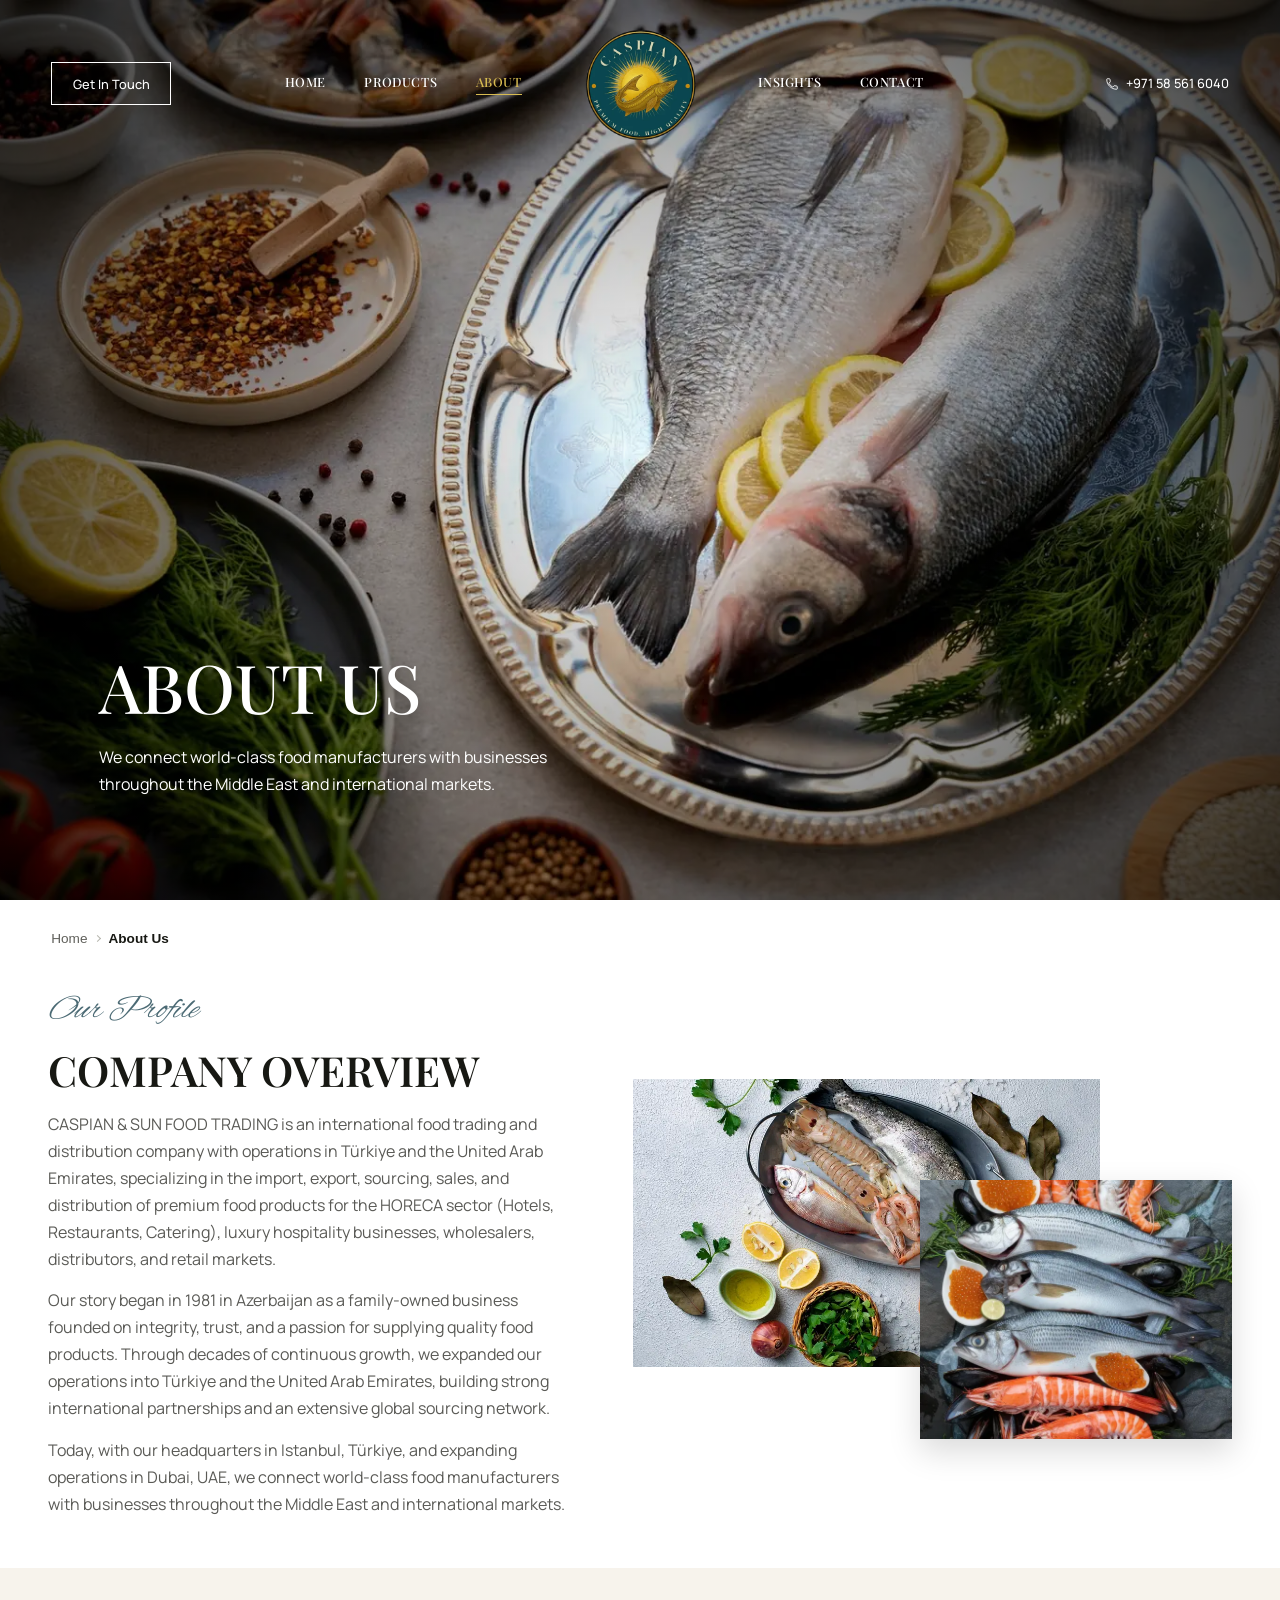
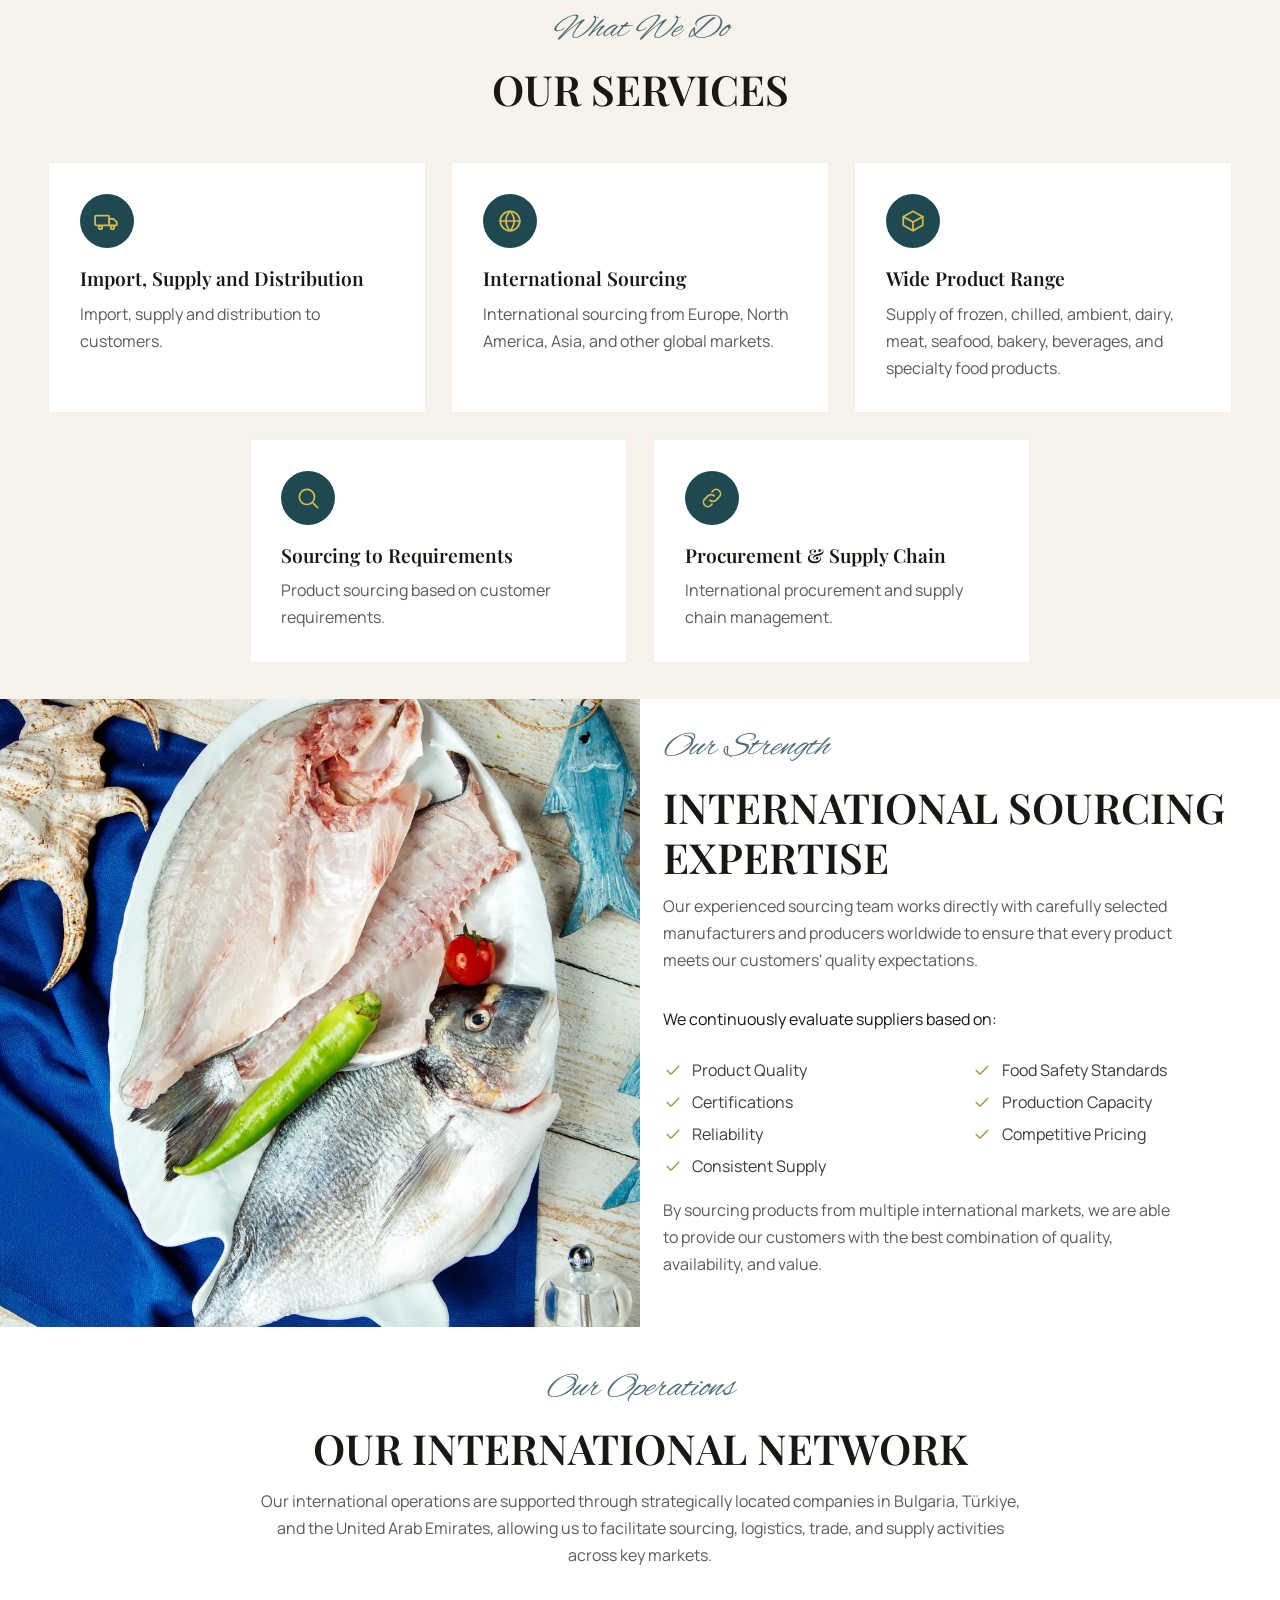
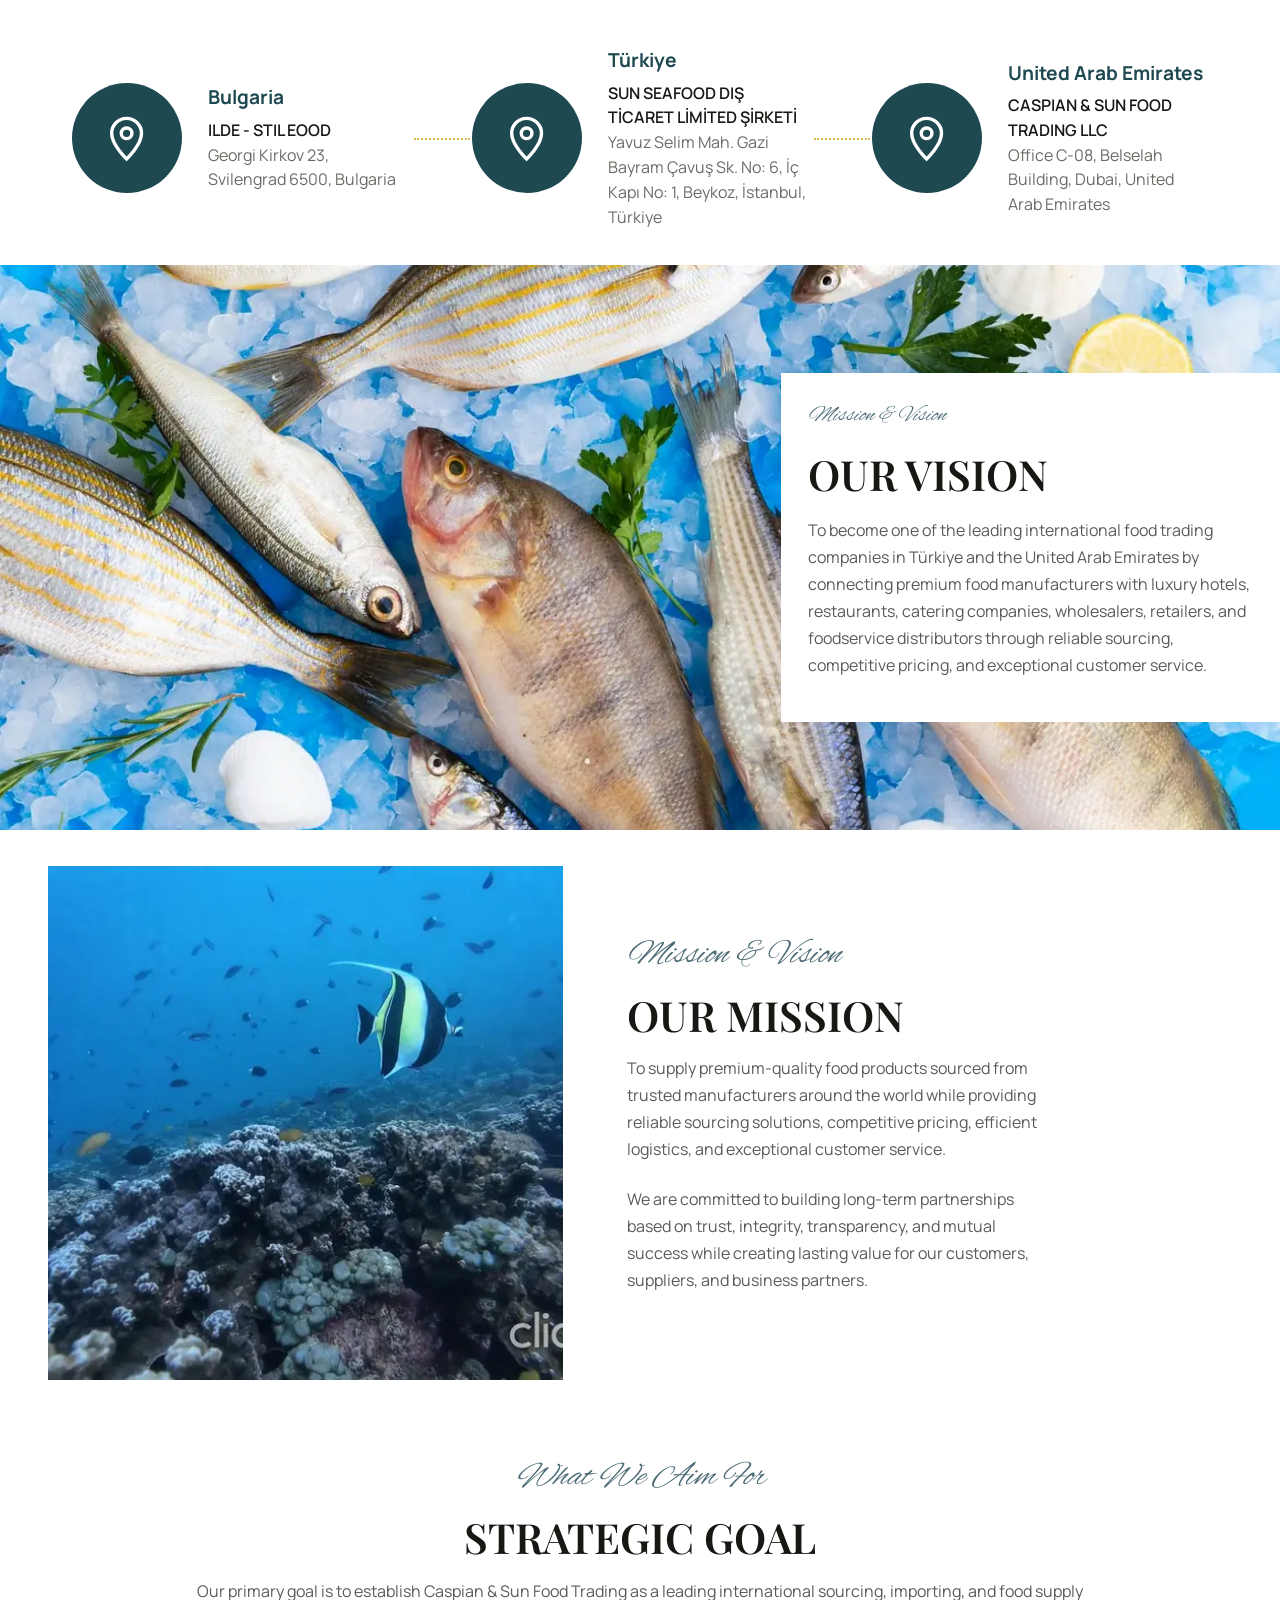
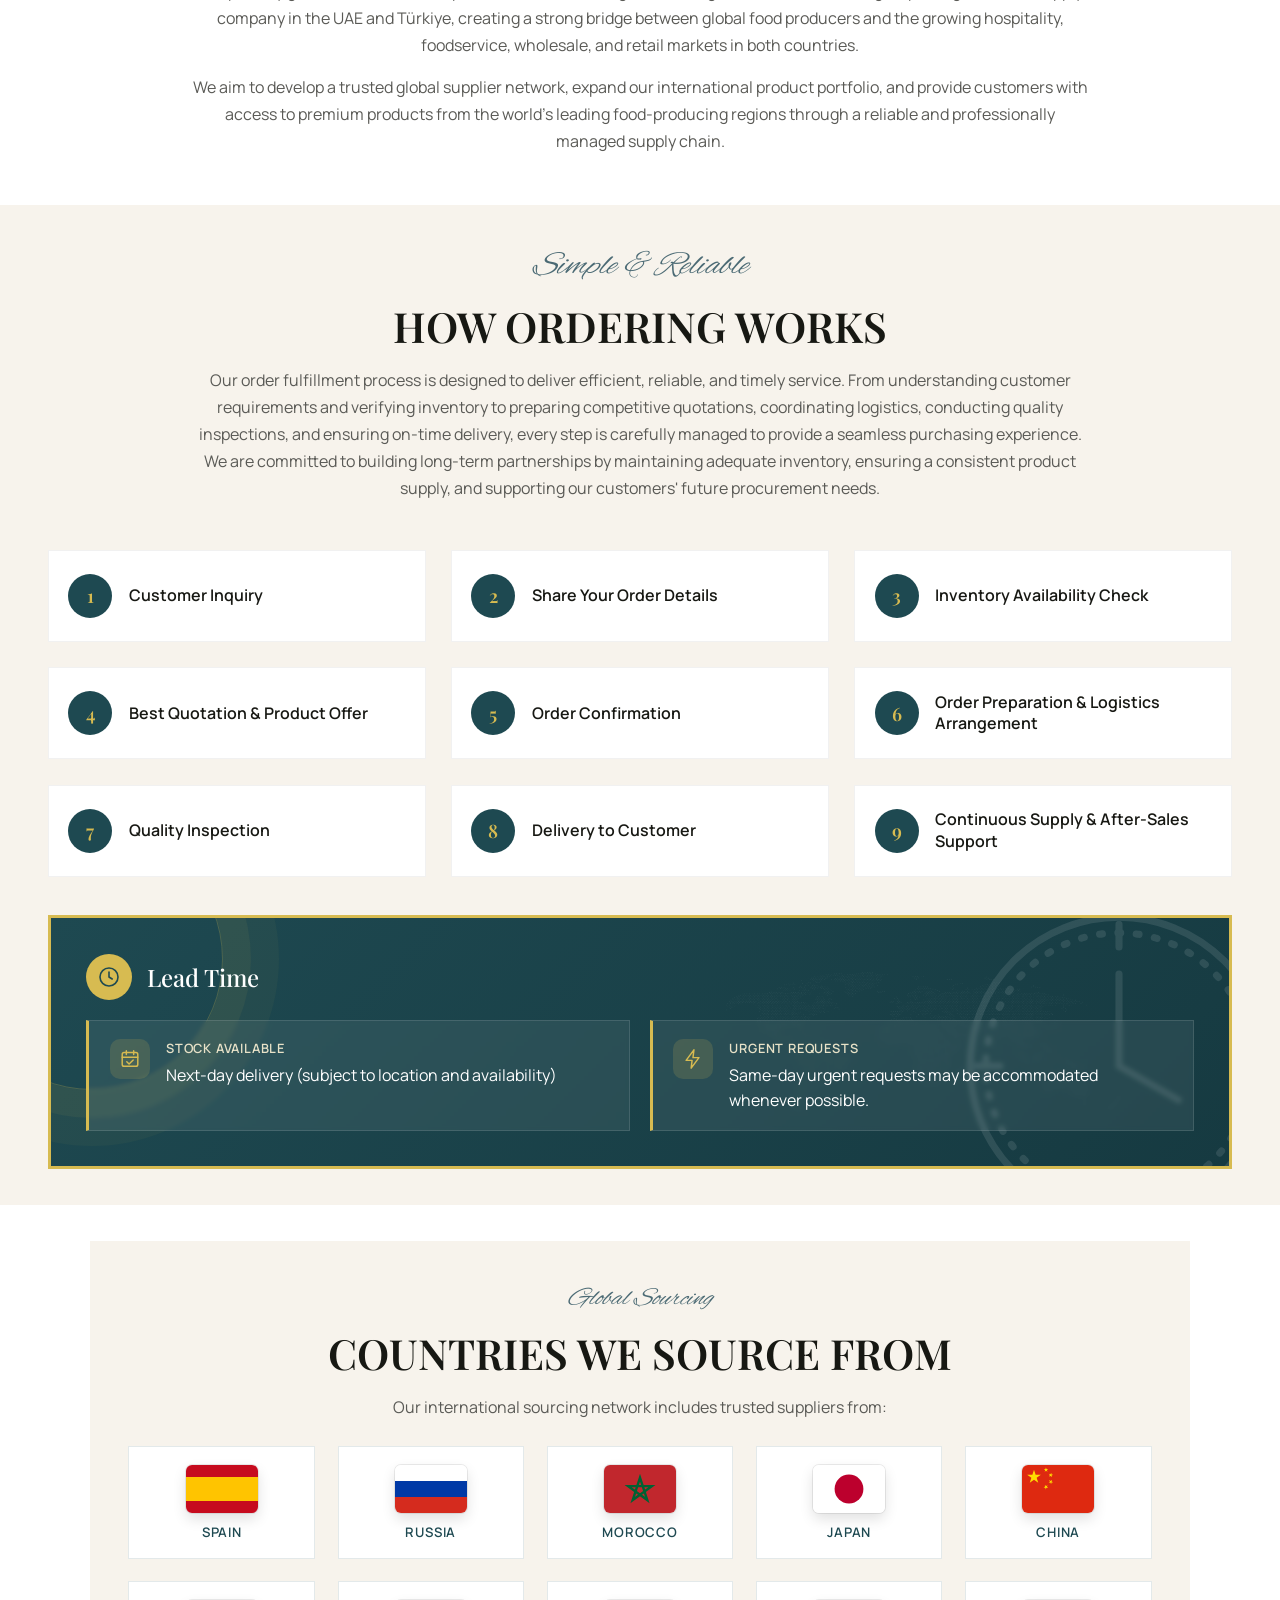
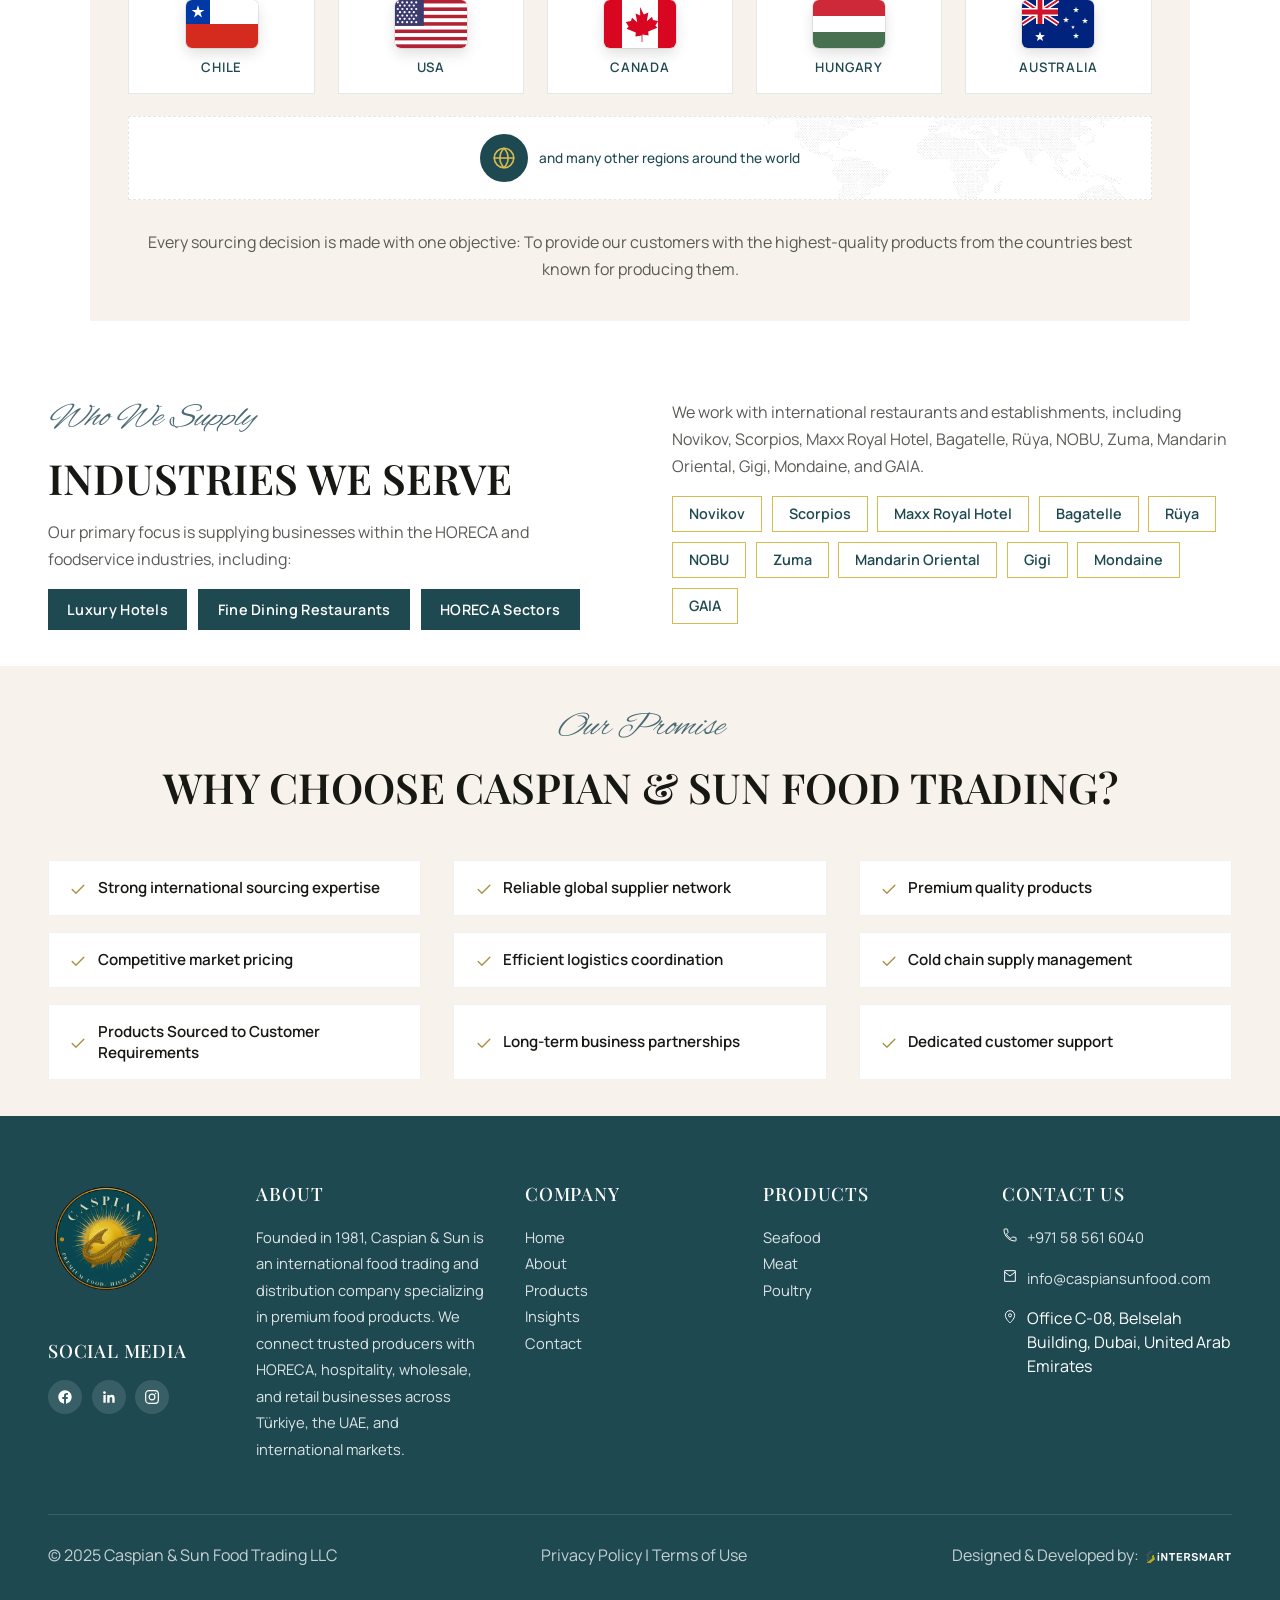
<file: about.html>
<!DOCTYPE html>
<html lang="en">
<head>
<meta charset="UTF-8">
<meta name="robots" content="noindex, nofollow, noarchive, nosnippet">
<meta name="description" content="Founded in 1981, Caspian &amp; Sun is an international food trading and distribution company connecting trusted producers with HORECA, hospitality, wholesale and retail businesses.">
<meta name="viewport" content="width=device-width, initial-scale=1.0">
<title>About Us | Caspian & Sun Food Trading LLC</title>
<style id="pl-css">#preloader{position:fixed;inset:0;z-index:99999;display:flex;align-items:center;justify-content:center;background:#F7F3EC;overflow:hidden;transition:opacity .4s ease .55s,visibility 0s linear .95s;}#preloader .pl-disc{position:absolute;left:50%;top:50%;width:clamp(124px,18vw,190px);height:clamp(124px,18vw,190px);margin:calc(clamp(124px,18vw,190px)/-2) 0 0 calc(clamp(124px,18vw,190px)/-2);border-radius:50%;background:#1E4951;box-shadow:0 10px 40px rgba(30,73,81,.25);transition:transform .8s cubic-bezier(.65,0,.35,1);will-change:transform;}#preloader .pl-logo{position:relative;width:clamp(96px,14vw,150px);height:clamp(96px,14vw,150px);display:flex;align-items:center;justify-content:center;}#preloader .pl-logo img{width:100%;height:100%;object-fit:contain;animation:plPulse 1.8s ease-in-out infinite;}#preloader .pl-ring{position:absolute;inset:-14px;border-radius:50%;border:2px solid rgba(215,187,81,.3);border-top-color:#D7BB51;animation:plSpin 1.1s linear infinite;transition:opacity .3s ease;}@keyframes plPulse{0%,100%{transform:scale(.97);}50%{transform:scale(1.03);}}@keyframes plSpin{to{transform:rotate(360deg);}}#preloader.pl-done{opacity:0;visibility:hidden;pointer-events:none;}#preloader.pl-done .pl-disc{transform:scale(40);}#preloader.pl-done .pl-logo img{animation:none;}#preloader.pl-done .pl-ring{opacity:0;}html.pl-skip #preloader{display:none;}@media (prefers-reduced-motion:reduce){#preloader .pl-logo img,#preloader .pl-ring{animation:none;}#preloader .pl-disc{transition:none;}#preloader{transition:opacity .3s ease,visibility 0s linear .3s;}}</style>
<script>try{if(sessionStorage.getItem("plSeen"))document.documentElement.classList.add("pl-skip")}catch(e){}</script>
  <link rel="icon" type="image/png" href="images/logo.png">
<style>
:root{--deep-teal:#1E4951;--rich-gold:#D7BB51;--antique-gold:#AA8D3F;--charcoal:#171813;--cream:#F7F3EC;}
*{margin:0;padding:0;box-sizing:border-box;}
html{scroll-behavior:smooth;}
body{font-family:'Manrope',sans-serif;color:var(--charcoal);background:#fff;line-height:1.5;}
img{max-width:100%;display:block;}







/* HERO */
.hero{position:relative;height:100vh;height:100dvh;background:radial-gradient(circle, rgba(0,0,0,0) 0%, rgba(0,0,0,0.8) 100%), url('images/hero/extracted_5_2000x1331.webp') center/cover;display:flex;align-items:flex-end;padding:clamp(1.5rem,4vw,3.5rem);color:#fff;justify-content:flex-end;flex-direction:column;}
.hero-inner{max-width:1400px;margin:0 auto;width:100%;text-align:left;padding:0 clamp(1.5rem,5vw,3rem);padding-bottom:clamp(2rem,4vw,3.5rem);}
.hero h1{font-family:'Playfair Display',serif;font-size:clamp(2.4rem,6.5vw,4.2rem);font-weight:500;margin-bottom:.4rem;text-shadow:0 2px 12px rgba(0,0,0,.25);opacity:0;animation:heroFadeUp .6s cubic-bezier(.16,1,.3,1) .05s forwards;}
.hero p{font-size:16px;font-family:'Manrope',sans-serif;font-weight:400;line-height:27px;max-width:480px;color:#fff;opacity:0;animation:heroFadeUp .6s cubic-bezier(.16,1,.3,1) .12s forwards;}
@keyframes heroFadeUp{from{opacity:0;transform:translateY(22px);}to{opacity:1;transform:translateY(0);}}
@media (prefers-reduced-motion: reduce){.hero h1,.hero p{animation:none;opacity:1;}}

/* SCROLL-REVEAL ENTRANCE ANIMATIONS */
.reveal{opacity:0;transform:translateY(32px);transition:opacity .9s cubic-bezier(.16,1,.3,1),transform .9s cubic-bezier(.16,1,.3,1);}
.reveal.in-view{opacity:1;transform:translateY(0);}
.reveal-scale{opacity:0;transform:scale(.94);transition:opacity .9s cubic-bezier(.16,1,.3,1),transform .9s cubic-bezier(.16,1,.3,1);}
.reveal-scale.in-view{opacity:1;transform:scale(1);}
@media (prefers-reduced-motion: reduce){
  .reveal,.reveal-scale{opacity:1!important;transform:none!important;transition:none!important;}
}

/* SECTION BASE */
.wrap{max-width:1400px;margin:0 auto;padding:0 clamp(1.5rem,5vw,3rem);}
/* Rule 2: sections grow with content; min-height only on the hero */
section{padding:clamp(2rem,4vh,4rem) 0;display:flex;flex-direction:column;justify-content:center;overflow:hidden;box-sizing:border-box;}
.cream{background:#fff;}
.eyebrow{font-family:'Alex Brush','Playfair Display',cursive;font-size:clamp(1.4rem,2.8vw,2.1rem);font-weight:400;color:#4B6A74;margin-bottom:.6rem;font-style:italic;}
/* Rule 1: styling lives on .section-heading class, not the h2 tag */
.section-heading{font-family:'Playfair Display',serif;font-weight:500;color:var(--charcoal);font-size:clamp(1.8rem,3.5vw,2.6rem);line-height:1.2;margin-bottom:1rem;}
.section-heading--upper{text-transform:uppercase;font-weight:600;}
p{font-size:16px;font-family:'Manrope',sans-serif;font-weight:400;line-height:27px;color:#5a5a56;}

/* WHO WE ARE */
.who-grid{display:grid;grid-template-columns:1fr 1.15fr;gap:clamp(2rem,5vw,4.5rem);align-items:center;}
/* .who-heading replaced by .section-heading — no duplicate rule needed */
.who-text p{margin-bottom:.9rem;}
.who-images{position:relative;height:clamp(240px,min(32vw, 40vh),400px);}
.who-img-back{position:absolute;top:0;left:0;width:78%;height:80%;object-fit:cover;transition:transform .6s ease;}
.who-img-front{position:absolute;bottom:0;right:0;width:52%;height:72%;object-fit:cover;box-shadow:0 12px 30px rgba(0,0,0,.15);transition:transform .6s ease;}
.who-images:hover .who-img-back{transform:scale(1.04);}
.who-images:hover .who-img-front{transform:scale(1.04);}

/* WHY CHOOSE US — Rule 2: no min-height; image fills its column naturally */
.why-section{padding:0;display:flex;flex-direction:column;justify-content:center;overflow:hidden;box-sizing:border-box;}
/* image column stretches to grid row height (driven by content); image fills it absolutely — no gap */
.why-grid{display:grid;grid-template-columns:1fr 1fr;align-items:stretch;}
.why-img-wrap{position:relative;overflow:hidden;min-height:480px;}
.why-img{position:absolute;inset:0;width:100%;height:100%;object-fit:cover;object-position:center;}
.why-content{background:#fff;display:flex;flex-direction:column;justify-content:center;padding:clamp(1rem,min(3.2vw, 2.5vh),2.5rem);}
.why-content .section-heading{margin-bottom:.7rem;}
.why-content>p{max-width:520px;margin-bottom:clamp(1.1rem,2vw,1.6rem);font-size:16px;font-family:'Manrope',sans-serif;font-weight:400;line-height:27px;}
.feature-grid{display:grid;grid-template-columns:1fr 1fr;row-gap:clamp(1.6rem,3vw,2.4rem);column-gap:clamp(2rem,4vw,3.5rem);}
.feature{display:flex;gap:1.2rem;align-items:center;}
.feature-icon{flex:none;width:clamp(64px,6vw,76px);height:clamp(64px,6vw,76px);border-radius:50%;background:rgba(255,255,255,.55);display:flex;align-items:center;justify-content:center;}
.feature-icon svg{width:30px;height:30px;stroke:var(--deep-teal);}
.feature h3{font-size:clamp(.98rem,1.8vw,1.15rem);font-weight:600;margin-bottom:.35rem;color:var(--charcoal);}
.feature p{font-size:16px;font-family:'Manrope',sans-serif;font-weight:400;line-height:27px;color:rgb(90, 90, 86);font-family:'Manrope',sans-serif;font-weight:400;line-height:27px;line-height:1.5;color:#6b6b66;}

/* PROCESS */
.process-head{text-align:center;margin-bottom:clamp(3rem,6vw,5rem);
/* .process-head h2 replaced by .section-heading class */}
.process-head .section-heading{margin-top:.4rem;}
.process-grid{display:grid;grid-template-columns:repeat(3,1fr);row-gap:clamp(1.5rem,4vh,3rem);column-gap:1rem;}
.process-item{display:flex;align-items:center;gap:clamp(1.2rem,2vw,1.6rem);position:relative;padding:0 clamp(.5rem,2vw,1.5rem);}
.process-circle{flex:none;width:clamp(70px,min(9.5vw, 15vh),110px);height:clamp(70px,min(9.5vw, 15vh),110px);border-radius:50%;background:var(--deep-teal);display:flex;align-items:center;justify-content:center;overflow:hidden;transition:transform .4s cubic-bezier(.34,1.56,.64,1),box-shadow .4s ease;}
.process-item:hover .process-circle{transform:scale(1.08);box-shadow:0 14px 28px rgba(30,73,81,.3);}
.process-circle img{width:100%;height:100%;object-fit:cover;}
.process-circle svg{width:clamp(38px,4vw,54px);height:clamp(38px,4vw,54px);stroke:#fff;fill:none;}
.process-item h3{font-size:clamp(1rem,1.8vw,1.2rem);font-weight:700;color:var(--deep-teal);margin-bottom:.35rem;}
.process-item p{font-size:16px;font-family:'Manrope',sans-serif;font-weight:400;line-height:27px;color:rgb(90, 90, 86);font-family:'Manrope',sans-serif;font-weight:400;line-height:27px;line-height:1.55;color:#6b6b66;}
.process-item::after{content:'';position:absolute;top:50%;right:calc(-1 * clamp(1rem,3vw,2.5rem));width:clamp(2rem,4.5vw,3.5rem);height:0;border-top:2px dotted var(--rich-gold);}
.process-grid>.process-item:nth-child(3n)::after{display:none;}

/* BEST SOURCING — full-bleed background image; Rule 2: no min-height on
   the content card itself (it grows with text), but the section needs a
   clear design minimum so the background photo is visible */
.best-section{position:relative;padding:clamp(5rem,12vh,9rem) 0;display:flex;flex-direction:column;justify-content:center;overflow:hidden;box-sizing:border-box;}
.best-bg{position:absolute;inset:0;width:100%;height:100%;object-fit:cover;display:block;z-index:0;}
.best-card{position:relative;z-index:1;margin-left:auto;margin-top:0;width:clamp(300px,39%,580px);background:#fff;display:flex;flex-direction:column;justify-content:center;padding:clamp(1.2rem,min(4vw, 3vh),3rem);}
.best-card .eyebrow{font-size:clamp(1rem,1.8vw,1.35rem);margin-bottom:min(1rem, 2vh);}
.best-card .section-heading{margin-bottom:min(1.2rem, 2vh);}
.best-card p{margin-bottom:min(1rem, 2vh);}

/* SUSTAINING */
.sustain-grid{display:grid;grid-template-columns:.85fr 1fr;gap:clamp(2rem,5vw,4.5rem);align-items:center;}
.sustain-img{width:100%;aspect-ratio:1/1;object-fit:cover;}
.sustain-content .section-heading{margin-bottom:min(1rem, 2vh);}
.sustain-content p{margin-bottom:min(1.6rem, 2.5vh);max-width:420px;}
.btn-shop{position:relative;display:inline-block;}
.btn-shop::after{content:'';position:absolute;bottom:-8px;right:-8px;width:100%;height:100%;border:1.5px solid var(--rich-gold);z-index:0;transition:transform .35s cubic-bezier(.34,1.56,.64,1);}
.btn-shop:hover::after{transform:translate(4px,4px);}
.btn-shop button{position:relative;z-index:1;background:var(--deep-teal);color:#fff;border:none;padding:.85rem 2.2rem;font-size:.9rem;font-weight:600;cursor:pointer;text-transform:uppercase;letter-spacing:.5px;transition:background .3s ease,transform .35s cubic-bezier(.34,1.56,.64,1);}
.btn-shop:hover button{background:#0f3a46;transform:translate(-3px,-3px);}




/* GOAL + COUNTRIES */
.process-intro{max-width:760px;margin:0 auto;}
.process-item h3{text-transform:none;}
.process-item p strong{color:var(--charcoal);font-weight:600;}
.goal-grid{display:grid;grid-template-columns:1.15fr 1fr;gap:clamp(2rem,5vw,4.5rem);align-items:center;}
.goal-text p{margin-bottom:.9rem;}
.goal-solo{max-width:900px;margin:0 auto;text-align:center;}
.goal-countries{max-width:900px;margin:0 auto;text-align:center;}
.country-list{justify-content:center;}
.goal-countries{background:var(--cream);padding:clamp(1.5rem,3vw,2.5rem);}
.goal-countries .eyebrow{font-size:clamp(1.2rem,2vw,1.6rem);}
.country-list{list-style:none;display:flex;flex-wrap:wrap;gap:.6rem;margin-bottom:1.2rem;}
.country-list li{border:1px solid var(--rich-gold);color:var(--deep-teal);font-weight:600;font-size:.9rem;padding:.4rem 1rem;background:#fff;}
.country-list li:last-child{border-style:dashed;font-weight:500;}

/* RESPONSIVE — 1440/1366/1280 desktop (fluid via clamp above), 1024/768 tablet, 480/390/375/360 mobile */

/* ≤1300px — hamburger kicks in BEFORE nav+logo+actions run out of room and wrap (decoupled from the 1024px content-stacking breakpoint below) */
/* ≤1024px — tablet + phone: hamburger nav kicks in, two-column sections stack */
@media (max-width:1024px){
  .who-grid,.goal-grid{grid-template-columns:1fr;}
  .why-grid{grid-template-columns:1fr;}
  .why-img-wrap{min-height:0;height:360px;}
  .best-section{padding:0;}
  /* align stacked card text with the .wrap content edge */
  .why-content,.best-card{padding-left:clamp(1.5rem,5vw,3rem);padding-right:clamp(1.5rem,5vw,3rem);}
  .process-grid{grid-template-columns:repeat(2,1fr);row-gap:2.5rem;column-gap:1.5rem;}
  .process-item::after{display:none;}
  .best-section { min-height: auto; flex-direction: column-reverse; }
    .best-bg { position: static; height: 400px; }
    .best-card{position:static;width:100%;margin-top:0;min-height:auto;}
}

/* ≤768px — tablet portrait */
@media (max-width:768px){
  .wrap{padding:0 1.25rem;    .best-bg { height: 250px; }
  }
  .who-images{height:300px;}
  /* mission keeps image + text side by side on tablets (no empty right column); stacks only on phones */
  .sustain-grid{grid-template-columns:1fr;}
  .why-content,.best-card{padding-left:1.25rem;padding-right:1.25rem;}
  .feature-grid{grid-template-columns:1fr;gap:1.5rem;}
  .process-grid{grid-template-columns:1fr;row-gap:2rem;}
}

/* ≤480px — large phones */
@media (max-width:480px){
  .hero{padding:1.5rem 1.25rem;justify-content:flex-end;flex-direction:column;}
  .hero p{max-width:100%;}
  section{padding:2.5rem 0;}
  .wrap{padding:0 1.25rem;}
  .who-images{height:260px;}
  .who-img-back{width:72%;height:76%;}
  .who-img-front{width:58%;height:66%;}
  .why-content{padding:2rem 1.25rem;}
  .best-card{padding:1.75rem 1.25rem;}
  .sustain-img{aspect-ratio:4/3;}
}

/* ≤390px — standard small phones */
@media (max-width:390px){
  .hero h1{font-size:2.1rem;}
  
  .who-images{height:230px;}
  .process-circle{width:76px;height:76px;}
  .process-circle svg{width:30px;height:30px;}
}

/* ≤360px — smallest phones */
@media (max-width:360px){
  .hero h1{font-size:1.85rem;}
}

/* no-JS / narrow safety: prevent horizontal scroll anywhere */
html,body{max-width:100%;overflow-x:hidden;}


@media (max-width:600px){
  .footer-section:first-child }
@media (max-width:768px){.hero{background:radial-gradient(circle, rgba(0,0,0,0) 0%, rgba(0,0,0,0.8) 100%), url('images/hero/extracted_5_2000x1331-sm.webp') center/cover;}}

/* NEW SECTIONS: services, sourcing criteria, ordering steps, industries, why choose */
.alt-bg{background:#F7F3EC;}
.sec-head{text-align:center;margin-bottom:clamp(2rem,4vw,3rem);}
.sec-intro{max-width:900px;margin:1rem auto 0;}
.svc-grid{display:grid;grid-template-columns:repeat(6,1fr);gap:clamp(1rem,2vw,1.6rem);}
.svc-card{grid-column:span 2;background:#fff;padding:clamp(1.4rem,2.4vw,2rem);border:1px solid rgba(23,24,19,.06);transition:transform .4s ease,box-shadow .4s ease;}
.svc-card:nth-child(4){grid-column:2 / span 2;}
.svc-card:nth-child(5){grid-column:4 / span 2;}
.svc-card:hover{transform:translateY(-4px);box-shadow:0 16px 36px rgba(0,0,0,.07);}
.svc-icon{width:54px;height:54px;border-radius:50%;background:var(--deep-teal);color:var(--rich-gold);display:flex;align-items:center;justify-content:center;margin-bottom:1rem;}
.svc-icon svg{width:26px;height:26px;}
.svc-card h3{font-family:'Playfair Display',serif;font-size:1.2rem;font-weight:600;margin-bottom:.5rem;color:var(--charcoal);}
.list-lead{font-weight:600;color:var(--charcoal);margin:.4rem 0 .6rem;}
.check-list,.why-list{list-style:none;}
.check-list{display:grid;grid-template-columns:1fr 1fr;gap:.5rem 1.5rem;margin-bottom:1.2rem;}
.check-list li,.why-list li{display:flex;align-items:flex-start;gap:.6rem;font-size:16px;line-height:1.5;color:#3d3d38;}
.check-list svg,.why-list svg{flex:none;width:20px;height:20px;margin-top:2px;color:var(--antique-gold);}
.steps{display:grid;grid-template-columns:repeat(3,1fr);gap:clamp(1rem,2vw,1.6rem);counter-reset:s;}
.step{position:relative;background:#fff;border:1px solid rgba(23,24,19,.06);padding:1.4rem 1.4rem 1.4rem 5rem;min-height:92px;display:flex;align-items:center;}
.step-num{position:absolute;left:1.2rem;top:50%;transform:translateY(-50%);width:44px;height:44px;border-radius:50%;background:var(--deep-teal);color:var(--rich-gold);font-family:'Playfair Display',serif;font-weight:600;font-size:1.15rem;display:flex;align-items:center;justify-content:center;}
.step h3{font-size:1rem;font-weight:600;line-height:1.35;color:var(--charcoal);}
.lead-time{margin-top:clamp(1.6rem,3vw,2.4rem);background:var(--deep-teal);color:#fff;padding:clamp(1.4rem,3vw,2.2rem);border:3px solid var(--rich-gold);}
.lead-time h3{font-family:'Playfair Display',serif;font-size:1.5rem;font-weight:500;margin-bottom:1rem;color:#fff;}
.lt-grid{display:grid;grid-template-columns:1fr 1fr;gap:1.2rem 2rem;}
.lt-label{display:block;font-size:.8rem;font-weight:600;letter-spacing:.8px;text-transform:uppercase;color:#E8E2C8;margin-bottom:.3rem;}
.lead-time p{color:#fff;}
.ind-grid{display:grid;grid-template-columns:1fr 1fr;gap:clamp(2rem,5vw,4.5rem);align-items:center;}
.ind-text p,.ind-clients p{margin-bottom:1rem;}
.ind-list{list-style:none;display:flex;flex-wrap:wrap;gap:.7rem;}
.ind-list li{background:var(--deep-teal);color:#fff;padding:.6rem 1.2rem;font-size:.9rem;font-weight:600;letter-spacing:.3px;}
.client-chips{list-style:none;display:flex;flex-wrap:wrap;gap:.6rem;}
.client-chips li{border:1px solid var(--rich-gold);color:var(--deep-teal);font-weight:600;font-size:.9rem;padding:.4rem 1rem;background:#fff;}
.why-list{display:grid;grid-template-columns:repeat(3,1fr);gap:1rem 2rem;}
.why-list li{background:#fff;padding:1rem 1.2rem;border:1px solid rgba(23,24,19,.06);align-items:center;}
.why-list span{font-weight:600;color:var(--charcoal);font-size:.95rem;line-height:1.4;}
@media (max-width:1024px){
  .svc-grid{grid-template-columns:repeat(2,1fr);}
  .svc-card,.svc-card:nth-child(4),.svc-card:nth-child(5){grid-column:auto;}
  .steps{grid-template-columns:repeat(2,1fr);}
  .why-list{grid-template-columns:repeat(2,1fr);}
  .ind-grid{grid-template-columns:1fr;}
}
@media (max-width:640px){
  .svc-grid,.steps,.why-list,.check-list,.lt-grid{grid-template-columns:1fr;}
}

/* Services: water-fill hover (theme teal + gold only) */
.svc-card{position:relative;overflow:hidden;isolation:isolate;transition:transform .4s ease,box-shadow .4s ease,border-color .4s ease;}
.svc-fill{position:absolute;left:0;right:0;bottom:0;top:0;background:var(--deep-teal);transform:translateY(101%);transition:transform .7s cubic-bezier(.45,.05,.25,1);z-index:-1;}
.svc-card:hover .svc-fill,.svc-card:focus-within .svc-fill{transform:translateY(0);}
.svc-card .svc-icon,.svc-card h3,.svc-card p{position:relative;transition:color .5s ease .15s,background-color .5s ease .15s;}
.svc-card:hover{border-color:var(--rich-gold);}
.svc-card:hover h3{color:#fff;}
.svc-card:hover p{color:#E8E2C8;}
.svc-card:hover .svc-icon{background:var(--rich-gold);color:var(--deep-teal);}
@media (prefers-reduced-motion:reduce){.svc-fill{transition:none;}}

/* Countries: flag cards */
.goal-countries{max-width:1100px;}
.flag-grid{list-style:none;display:grid;grid-template-columns:repeat(5,1fr);gap:clamp(.9rem,1.8vw,1.4rem);margin:1.6rem 0 1.8rem;}
.flag-card{display:flex;flex-direction:column;align-items:center;gap:.7rem;padding:1.1rem .6rem 1rem;background:#fff;border:1px solid rgba(30,73,81,.12);transition:transform .35s ease,box-shadow .35s ease,border-color .35s ease;}
.flag-card:hover{transform:translateY(-4px);border-color:var(--rich-gold);box-shadow:0 14px 30px rgba(30,73,81,.12);}
.flag-img{display:block;width:72px;height:48px;border-radius:6px;overflow:hidden;box-shadow:0 0 0 1px rgba(0,0,0,.08),0 6px 14px rgba(0,0,0,.12);}
.flag-img img{width:100%;height:100%;object-fit:cover;display:block;}
.flag-name{font-size:.82rem;font-weight:600;letter-spacing:.8px;text-transform:uppercase;color:var(--deep-teal);line-height:1.35;text-align:center;}
.flag-more{border-style:dashed;grid-column:1 / -1;flex-direction:row;justify-content:center;padding:.9rem 1rem;}
@media (max-width:860px){.flag-grid{grid-template-columns:repeat(3,1fr);}}
@media (max-width:520px){.flag-grid{grid-template-columns:repeat(2,1fr);}}
.flag-more .flag-img.globe{display:flex;align-items:center;justify-content:center;background:var(--deep-teal);color:var(--rich-gold);box-shadow:none;border-radius:50%;width:48px;height:48px;}
.flag-more .globe svg{width:26px;height:26px;}
.flag-more .flag-name{text-transform:none;letter-spacing:0;font-weight:500;font-size:.85rem;}

.flag-more{position:relative;overflow:hidden;isolation:isolate;min-height:84px;}
.flag-more::after{content:'';position:absolute;right:-2%;top:50%;width:min(46%,420px);aspect-ratio:2023/777;transform:translateY(-50%);background:url('images/dotted-map.webp') no-repeat center/contain;opacity:.32;pointer-events:none;z-index:-1;}
@media (max-width:520px){.flag-more::after{width:70%;right:-12%;}}

/* Why choose: flat fill sweep on hover (theme teal + gold) */
.why-list li{position:relative;overflow:hidden;isolation:isolate;transition:transform .4s ease,box-shadow .4s ease,border-color .4s ease;}
.why-list li::before{content:'';position:absolute;inset:0;background:var(--deep-teal);transform:scaleX(0);transform-origin:left center;transition:transform .6s cubic-bezier(.45,.05,.25,1);z-index:-1;}
.why-list li:hover{transform:translateY(-3px);border-color:var(--rich-gold);box-shadow:0 12px 26px rgba(30,73,81,.14);}
.why-list li:hover::before{transform:scaleX(1);}
.why-list li span{transition:color .4s ease .1s;}
.why-list li svg{transition:color .4s ease .1s,transform .4s ease;}
.why-list li:hover span{color:#fff;}
.why-list li:hover svg{color:var(--rich-gold);transform:scale(1.15);}
@media (prefers-reduced-motion:reduce){.why-list li::before{transition:none;}.why-list li{transition:none;}}

/* Lead time: refined panel with watermarks */
.lead-time{position:relative;overflow:hidden;isolation:isolate;background:linear-gradient(135deg,#1E4951 0%,#163A41 100%);}
.lead-time::before{content:'';position:absolute;right:-60px;bottom:-70px;width:340px;height:340px;background:url("data:image/svg+xml,%3Csvg xmlns='http://www.w3.org/2000/svg' viewBox='0 0 24 24' fill='none' stroke='%23ffffff' stroke-width='.5' stroke-linecap='round'%3E%3Ccircle cx='12' cy='12' r='10.5'/%3E%3Ccircle cx='12' cy='12' r='9.4' stroke-dasharray='.2 1.1'/%3E%3Cpath d='M12 5.5V12l4.2 2.4'/%3E%3Cpath d='M12 2v1.6M12 20.4V22M2 12h1.6M20.4 12H22'/%3E%3C/svg%3E") no-repeat center/contain;opacity:.1;z-index:-1;pointer-events:none;}
.lead-time::after{content:'';position:absolute;left:-90px;top:-90px;width:260px;height:260px;border-radius:50%;border:1px solid rgba(215,187,81,.25);box-shadow:0 0 0 28px rgba(215,187,81,.06),0 0 0 56px rgba(215,187,81,.04);z-index:-1;pointer-events:none;}
.lt-wm{position:absolute;right:clamp(1rem,8vw,6rem);top:50%;width:min(36%,420px);aspect-ratio:2023/777;transform:translateY(-50%);background:url('images/dotted-map.webp') no-repeat center/contain;filter:brightness(0) invert(1);opacity:.07;z-index:-1;pointer-events:none;}
.lt-head{display:flex;align-items:center;gap:.9rem;margin-bottom:1.3rem;}
.lt-icon{width:46px;height:46px;border-radius:50%;background:var(--rich-gold);color:var(--deep-teal);display:flex;align-items:center;justify-content:center;flex:none;}
.lt-icon svg{width:24px;height:24px;}
.lead-time h3{margin:0;}
.lt-grid{position:relative;gap:1.2rem;}
.lt-item{display:flex;gap:1rem;align-items:flex-start;background:rgba(255,255,255,.07);border:1px solid rgba(255,255,255,.12);border-left:3px solid var(--rich-gold);padding:1.1rem 1.3rem;backdrop-filter:blur(2px);transition:background .35s ease,transform .35s ease;}
.lt-item:hover{background:rgba(255,255,255,.12);transform:translateY(-3px);}
.lt-ico{flex:none;width:40px;height:40px;border-radius:10px;background:rgba(215,187,81,.16);color:var(--rich-gold);display:flex;align-items:center;justify-content:center;}
.lt-ico svg{width:22px;height:22px;}
.lt-item p{margin:0;line-height:1.55;}
@media (max-width:640px){.lt-wm{width:70%;right:-10%;}}

/* How ordering works: flat fill hover (theme teal + gold) */
.step{overflow:hidden;isolation:isolate;transition:transform .4s ease,box-shadow .4s ease,border-color .4s ease;}
.step::before{content:'';position:absolute;inset:0;background:var(--deep-teal);transform:translateY(101%);transition:transform .6s cubic-bezier(.45,.05,.25,1);z-index:-1;}
.step:hover{transform:translateY(-4px);border-color:var(--rich-gold);box-shadow:0 14px 30px rgba(30,73,81,.14);}
.step:hover::before{transform:translateY(0);}
.step h3{transition:color .4s ease .1s;}
.step:hover h3{color:#fff;}
.step-num{transition:background-color .4s ease .1s,color .4s ease .1s,transform .4s ease;}
.step:hover .step-num{background:var(--rich-gold);color:var(--deep-teal);transform:translateY(-50%) scale(1.08);}
@media (prefers-reduced-motion:reduce){.step,.step::before{transition:none;}}
</style>
  <link rel="preload" as="image" href="images/hero/extracted_5_2000x1331.webp" fetchpriority="high" media="(min-width:769px)">
<link rel="preload" as="image" href="images/hero/extracted_5_2000x1331-sm.webp" fetchpriority="high" media="(max-width:768px)">
<link href="components.css?v=11" rel="stylesheet">
</head>
<body>
<div id="preloader" aria-hidden="true"><div class="pl-disc"></div><div class="pl-logo"><span class="pl-ring"></span><img width="360" height="360" src="casplogo.webp" alt=""></div></div>


<div id="header-placeholder"></div>
<main id="main">




<section class="hero">
  <div class="hero-inner">
    <h1>ABOUT US</h1>
    <p>We connect world-class food manufacturers with businesses throughout the Middle East and international markets.</p>
  </div>
</section>

  <div class="crumbs" role="navigation" aria-label="Breadcrumb">
    <a href="index.html">Home</a><span class="sep"></span>
    <span class="current">About Us</span>
  </div>

<section>
  <div class="wrap">
    <div class="who-grid">
      <div class="who-text">
        <div class="eyebrow">Our Profile</div>
        <h2 class="section-heading section-heading--upper">COMPANY OVERVIEW</h2>
        <p>CASPIAN &amp; SUN FOOD TRADING is an international food trading and distribution company with operations in Türkiye and the United Arab Emirates, specializing in the import, export, sourcing, sales, and distribution of premium food products for the HORECA sector (Hotels, Restaurants, Catering), luxury hospitality businesses, wholesalers, distributors, and retail markets.</p>
        <p>Our story began in 1981 in Azerbaijan as a family-owned business founded on integrity, trust, and a passion for supplying quality food products. Through decades of continuous growth, we expanded our operations into Türkiye and the United Arab Emirates, building strong international partnerships and an extensive global sourcing network.</p>
        <p>Today, with our headquarters in Istanbul, Türkiye, and expanding operations in Dubai, UAE, we connect world-class food manufacturers with businesses throughout the Middle East and international markets.</p>
      </div>
      <div class="who-images">
        <img loading="lazy" width="900" height="669" decoding="async" class="who-img-back" src="images/pdf_extracted/extracted_6_2000x1488-about.webp" alt="Fresh seafood selection">
        <img loading="lazy" width="640" height="1140" decoding="async" class="who-img-front" src="images/pdf_extracted/extracted_3_2208x3936-about.webp" alt="Premium fish and caviar">
      </div>
    </div>
  </div>
</section>

<section class="alt-bg">
  <div class="wrap">
    <div class="sec-head">
      <div class="eyebrow">What We Do</div>
      <h2 class="section-heading section-heading--upper">OUR SERVICES</h2>
    </div>
    <div class="svc-grid">
      <div class="svc-card reveal"><span class="svc-fill" aria-hidden="true"></span><div class="svc-icon"><svg viewBox="0 0 24 24" fill="none" stroke="currentColor" stroke-width="1.6" stroke-linecap="round" stroke-linejoin="round"><rect x="1" y="7" width="13" height="9" rx="1"/><path d="M14 10h4l3 3v3h-7z"/><circle cx="6" cy="18" r="1.6"/><circle cx="17" cy="18" r="1.6"/></svg></div><h3>Import, Supply and Distribution</h3><p>Import, supply and distribution to customers.</p></div>
      <div class="svc-card reveal"><span class="svc-fill" aria-hidden="true"></span><div class="svc-icon"><svg viewBox="0 0 24 24" fill="none" stroke="currentColor" stroke-width="1.6" stroke-linecap="round" stroke-linejoin="round"><circle cx="12" cy="12" r="9"/><path d="M3 12h18M12 3c2.5 2.6 3.8 5.6 3.8 9S14.5 18.4 12 21c-2.5-2.6-3.8-5.6-3.8-9S9.5 5.6 12 3z"/></svg></div><h3>International Sourcing</h3><p>International sourcing from Europe, North America, Asia, and other global markets.</p></div>
      <div class="svc-card reveal"><span class="svc-fill" aria-hidden="true"></span><div class="svc-icon"><svg viewBox="0 0 24 24" fill="none" stroke="currentColor" stroke-width="1.6" stroke-linecap="round" stroke-linejoin="round"><path d="M3 8l9-5 9 5-9 5-9-5z"/><path d="M3 8v8l9 5 9-5V8M12 13v8"/></svg></div><h3>Wide Product Range</h3><p>Supply of frozen, chilled, ambient, dairy, meat, seafood, bakery, beverages, and specialty food products.</p></div>
      <div class="svc-card reveal"><span class="svc-fill" aria-hidden="true"></span><div class="svc-icon"><svg viewBox="0 0 24 24" fill="none" stroke="currentColor" stroke-width="1.6" stroke-linecap="round" stroke-linejoin="round"><circle cx="11" cy="11" r="7"/><path d="M21 21l-4.3-4.3"/></svg></div><h3>Sourcing to Requirements</h3><p>Product sourcing based on customer requirements.</p></div>
      <div class="svc-card reveal"><span class="svc-fill" aria-hidden="true"></span><div class="svc-icon"><svg viewBox="0 0 24 24" fill="none" stroke="currentColor" stroke-width="1.6" stroke-linecap="round" stroke-linejoin="round"><path d="M10 14a4 4 0 0 0 5.7 0l3-3a4 4 0 0 0-5.7-5.7l-1 1"/><path d="M14 10a4 4 0 0 0-5.7 0l-3 3a4 4 0 0 0 5.7 5.7l1-1"/></svg></div><h3>Procurement &amp; Supply Chain</h3><p>International procurement and supply chain management.</p></div>
    </div>
  </div>
</section>

<section class="why-section">
  <div class="why-grid">
    <div class="why-img-wrap">
      <img loading="lazy" width="1000" height="1250" decoding="async" class="why-img" src="images/pdf_extracted/extracted_1_2000x2500-about.webp" alt="Fresh fish on blue cloth">
    </div>
    <div class="why-content">
      <div class="eyebrow">Our Strength</div>
      <h2 class="section-heading section-heading--upper">INTERNATIONAL SOURCING EXPERTISE</h2>
      <p>Our experienced sourcing team works directly with carefully selected manufacturers and producers worldwide to ensure that every product meets our customers' quality expectations.</p>
      <p class="list-lead">We continuously evaluate suppliers based on:</p>
      <ul class="check-list">
        <li><svg viewBox="0 0 24 24" fill="none" stroke="currentColor" stroke-width="1.6" stroke-linecap="round" stroke-linejoin="round"><path d="M5 12.5l4.5 4.5L19 7.5"/></svg>Product Quality</li>
        <li><svg viewBox="0 0 24 24" fill="none" stroke="currentColor" stroke-width="1.6" stroke-linecap="round" stroke-linejoin="round"><path d="M5 12.5l4.5 4.5L19 7.5"/></svg>Food Safety Standards</li>
        <li><svg viewBox="0 0 24 24" fill="none" stroke="currentColor" stroke-width="1.6" stroke-linecap="round" stroke-linejoin="round"><path d="M5 12.5l4.5 4.5L19 7.5"/></svg>Certifications</li>
        <li><svg viewBox="0 0 24 24" fill="none" stroke="currentColor" stroke-width="1.6" stroke-linecap="round" stroke-linejoin="round"><path d="M5 12.5l4.5 4.5L19 7.5"/></svg>Production Capacity</li>
        <li><svg viewBox="0 0 24 24" fill="none" stroke="currentColor" stroke-width="1.6" stroke-linecap="round" stroke-linejoin="round"><path d="M5 12.5l4.5 4.5L19 7.5"/></svg>Reliability</li>
        <li><svg viewBox="0 0 24 24" fill="none" stroke="currentColor" stroke-width="1.6" stroke-linecap="round" stroke-linejoin="round"><path d="M5 12.5l4.5 4.5L19 7.5"/></svg>Competitive Pricing</li>
        <li><svg viewBox="0 0 24 24" fill="none" stroke="currentColor" stroke-width="1.6" stroke-linecap="round" stroke-linejoin="round"><path d="M5 12.5l4.5 4.5L19 7.5"/></svg>Consistent Supply</li>
      </ul>
      <p>By sourcing products from multiple international markets, we are able to provide our customers with the best combination of quality, availability, and value.</p>
    </div>
  </div>
</section>

<section class="cream">
  <div class="wrap">
    <div class="process-head">
      <div class="eyebrow">Our Operations</div>
      <h2 class="section-heading section-heading--upper">OUR INTERNATIONAL NETWORK</h2>
      <p class="process-intro">Our international operations are supported through strategically located companies in Bulgaria, Türkiye, and the United Arab Emirates, allowing us to facilitate sourcing, logistics, trade, and supply activities across key markets.</p>
    </div>
    <div class="process-grid">
      <div class="process-item">
        <div class="process-circle"><svg viewBox="0 0 24 24" fill="none" stroke-width="1.6"><path d="M12 22s7-6.5 7-12a7 7 0 0 0-14 0c0 5.5 7 12 7 12z"/><circle cx="12" cy="10" r="2.5"/></svg></div>
        <div><h3>Bulgaria</h3><p><strong>ILDE - STIL EOOD</strong><br>Georgi Kirkov 23, Svilengrad 6500, Bulgaria</p></div>
      </div>
      <div class="process-item">
        <div class="process-circle"><svg viewBox="0 0 24 24" fill="none" stroke-width="1.6"><path d="M12 22s7-6.5 7-12a7 7 0 0 0-14 0c0 5.5 7 12 7 12z"/><circle cx="12" cy="10" r="2.5"/></svg></div>
        <div><h3>Türkiye</h3><p><strong>SUN SEAFOOD DIŞ TİCARET LİMİTED ŞİRKETİ</strong><br>Yavuz Selim Mah. Gazi Bayram Çavuş Sk. No: 6, İç Kapı No: 1, Beykoz, İstanbul, Türkiye</p></div>
      </div>
      <div class="process-item">
        <div class="process-circle"><svg viewBox="0 0 24 24" fill="none" stroke-width="1.6"><path d="M12 22s7-6.5 7-12a7 7 0 0 0-14 0c0 5.5 7 12 7 12z"/><circle cx="12" cy="10" r="2.5"/></svg></div>
        <div><h3>United Arab Emirates</h3><p><strong>CASPIAN &amp; SUN FOOD TRADING LLC</strong><br>Office C-08, Belselah Building, Dubai, United Arab Emirates</p></div>
      </div>
    </div>
  </div>
</section>

<section class="best-section">
  <img loading="lazy" width="1400" height="1049" decoding="async" class="best-bg" src="images/pdf_extracted/extracted_4_2000x1499-about.webp" alt="Fresh fish on ice">
  <div class="best-card">
    <div class="eyebrow">Mission &amp; Vision</div>
    <h2 class="section-heading section-heading--upper">OUR VISION</h2>
    <p>To become one of the leading international food trading companies in Türkiye and the United Arab Emirates by connecting premium food manufacturers with luxury hotels, restaurants, catering companies, wholesalers, retailers, and foodservice distributors through reliable sourcing, competitive pricing, and exceptional customer service.</p>
  </div>
</section>

<section>
  <div class="wrap">
    <div class="sustain-grid">
      <img loading="lazy" decoding="async" width="900" height="506" class="sustain-img" src="images/pdf_extracted/extracted_8_1920x1080-about.webp" alt="Underwater ocean scene">
      <div class="sustain-content">
        <div class="eyebrow">Mission &amp; Vision</div>
        <h2 class="section-heading section-heading--upper">OUR MISSION</h2>
        <p>To supply premium-quality food products sourced from trusted manufacturers around the world while providing reliable sourcing solutions, competitive pricing, efficient logistics, and exceptional customer service.</p>
        <p>We are committed to building long-term partnerships based on trust, integrity, transparency, and mutual success while creating lasting value for our customers, suppliers, and business partners.</p>
      </div>
    </div>
  </div>
</section>

<section>
  <div class="wrap">
    <div class="goal-text goal-solo">
        <div class="eyebrow">What We Aim For</div>
        <h2 class="section-heading section-heading--upper">STRATEGIC GOAL</h2>
        <p>Our primary goal is to establish Caspian &amp; Sun Food Trading as a leading international sourcing, importing, and food supply company in the UAE and Türkiye, creating a strong bridge between global food producers and the growing hospitality, foodservice, wholesale, and retail markets in both countries.</p>
        <p>We aim to develop a trusted global supplier network, expand our international product portfolio, and provide customers with access to premium products from the world's leading food-producing regions through a reliable and professionally managed supply chain.</p>
    </div>
  </div>
</section>

<section class="alt-bg">
  <div class="wrap">
    <div class="sec-head">
      <div class="eyebrow">Simple &amp; Reliable</div>
      <h2 class="section-heading section-heading--upper">HOW ORDERING WORKS</h2>
      <p class="sec-intro">Our order fulfillment process is designed to deliver efficient, reliable, and timely service. From understanding customer requirements and verifying inventory to preparing competitive quotations, coordinating logistics, conducting quality inspections, and ensuring on-time delivery, every step is carefully managed to provide a seamless purchasing experience. We are committed to building long-term partnerships by maintaining adequate inventory, ensuring a consistent product supply, and supporting our customers' future procurement needs.</p>
    </div>
    <div class="steps">
      <div class="step reveal"><div class="step-num">1</div><h3>Customer Inquiry</h3></div>
      <div class="step reveal"><div class="step-num">2</div><h3>Share Your Order Details</h3></div>
      <div class="step reveal"><div class="step-num">3</div><h3>Inventory Availability Check</h3></div>
      <div class="step reveal"><div class="step-num">4</div><h3>Best Quotation &amp; Product Offer</h3></div>
      <div class="step reveal"><div class="step-num">5</div><h3>Order Confirmation</h3></div>
      <div class="step reveal"><div class="step-num">6</div><h3>Order Preparation &amp; Logistics Arrangement</h3></div>
      <div class="step reveal"><div class="step-num">7</div><h3>Quality Inspection</h3></div>
      <div class="step reveal"><div class="step-num">8</div><h3>Delivery to Customer</h3></div>
      <div class="step reveal"><div class="step-num">9</div><h3>Continuous Supply &amp; After-Sales Support</h3></div>
    </div>
    <div class="lead-time reveal">
      <span class="lt-wm" aria-hidden="true"></span>
      <div class="lt-head"><span class="lt-icon"><svg viewBox="0 0 24 24" fill="none" stroke="currentColor" stroke-width="1.6" stroke-linecap="round" stroke-linejoin="round"><circle cx="12" cy="12" r="9"/><path d="M12 7v5l3.2 2"/></svg></span><h3>Lead Time</h3></div>
      <div class="lt-grid">
        <div class="lt-item"><span class="lt-ico"><svg viewBox="0 0 24 24" fill="none" stroke="currentColor" stroke-width="1.6" stroke-linecap="round" stroke-linejoin="round"><rect x="3.5" y="5" width="17" height="15" rx="2"/><path d="M3.5 10h17M8 3v4M16 3v4"/><path d="M8.5 15l2.5 2.5L15.5 13"/></svg></span><div><span class="lt-label">Stock Available</span><p>Next-day delivery (subject to location and availability)</p></div></div>
        <div class="lt-item"><span class="lt-ico"><svg viewBox="0 0 24 24" fill="none" stroke="currentColor" stroke-width="1.6" stroke-linecap="round" stroke-linejoin="round"><path d="M13 2L4.5 13.5H11L10 22l8.5-11.5H12z"/></svg></span><div><span class="lt-label">Urgent Requests</span><p>Same-day urgent requests may be accommodated whenever possible.</p></div></div>
      </div>
    </div>
  </div>
</section>

<section class="cream">
  <div class="wrap">
    <div class="goal-countries">
        <div class="eyebrow">Global Sourcing</div>
        <h2 class="section-heading section-heading--upper">COUNTRIES WE SOURCE FROM</h2>
        <p>Our international sourcing network includes trusted suppliers from:</p>
        <ul class="flag-grid"><li class="flag-card"><span class="flag-img"><img src="images/flags/spain.svg" width="72" height="48" alt="" loading="lazy" decoding="async"></span><span class="flag-name">Spain</span></li><li class="flag-card"><span class="flag-img"><img src="images/flags/russia.svg" width="72" height="48" alt="" loading="lazy" decoding="async"></span><span class="flag-name">Russia</span></li><li class="flag-card"><span class="flag-img"><img src="images/flags/morocco.svg" width="72" height="48" alt="" loading="lazy" decoding="async"></span><span class="flag-name">Morocco</span></li><li class="flag-card"><span class="flag-img"><img src="images/flags/japan.svg" width="72" height="48" alt="" loading="lazy" decoding="async"></span><span class="flag-name">Japan</span></li><li class="flag-card"><span class="flag-img"><img src="images/flags/china.svg" width="72" height="48" alt="" loading="lazy" decoding="async"></span><span class="flag-name">China</span></li><li class="flag-card"><span class="flag-img"><img src="images/flags/chile.svg" width="72" height="48" alt="" loading="lazy" decoding="async"></span><span class="flag-name">Chile</span></li><li class="flag-card"><span class="flag-img"><img src="images/flags/usa.svg" width="72" height="48" alt="" loading="lazy" decoding="async"></span><span class="flag-name">USA</span></li><li class="flag-card"><span class="flag-img"><img src="images/flags/canada.svg" width="72" height="48" alt="" loading="lazy" decoding="async"></span><span class="flag-name">Canada</span></li><li class="flag-card"><span class="flag-img"><img src="images/flags/hungary.svg" width="72" height="48" alt="" loading="lazy" decoding="async"></span><span class="flag-name">Hungary</span></li><li class="flag-card"><span class="flag-img"><img src="images/flags/australia.svg" width="72" height="48" alt="" loading="lazy" decoding="async"></span><span class="flag-name">Australia</span></li><li class="flag-card flag-more"><span class="flag-img globe"><svg viewBox="0 0 24 24" fill="none" stroke="currentColor" stroke-width="1.5" stroke-linecap="round" stroke-linejoin="round"><circle cx="12" cy="12" r="9"/><path d="M3 12h18M12 3c2.5 2.6 3.8 5.6 3.8 9S14.5 18.4 12 21c-2.5-2.6-3.8-5.6-3.8-9S9.5 5.6 12 3z"/></svg></span><span class="flag-name">and many other regions around the world</span></li></ul>
        <p>Every sourcing decision is made with one objective: To provide our customers with the highest-quality products from the countries best known for producing them.</p>
    </div>
  </div>
</section>

<section>
  <div class="wrap">
    <div class="ind-grid">
      <div class="ind-text reveal">
        <div class="eyebrow">Who We Supply</div>
        <h2 class="section-heading section-heading--upper">INDUSTRIES WE SERVE</h2>
        <p>Our primary focus is supplying businesses within the HORECA and foodservice industries, including:</p>
        <ul class="ind-list"><li>Luxury Hotels</li><li>Fine Dining Restaurants</li><li>HORECA Sectors</li></ul>
      </div>
      <div class="ind-clients reveal">
        <p>We work with international restaurants and establishments, including Novikov, Scorpios, Maxx Royal Hotel, Bagatelle, Rüya, NOBU, Zuma, Mandarin Oriental, Gigi, Mondaine, and GAIA.</p>
        <ul class="client-chips" aria-label="Customers"><li>Novikov</li><li>Scorpios</li><li>Maxx Royal Hotel</li><li>Bagatelle</li><li>Rüya</li><li>NOBU</li><li>Zuma</li><li>Mandarin Oriental</li><li>Gigi</li><li>Mondaine</li><li>GAIA</li></ul>
      </div>
    </div>
  </div>
</section>

<section class="alt-bg">
  <div class="wrap">
    <div class="sec-head">
      <div class="eyebrow">Our Promise</div>
      <h2 class="section-heading section-heading--upper">WHY CHOOSE CASPIAN &amp; SUN FOOD TRADING?</h2>
    </div>
    <ul class="why-list">
      <li class="reveal"><svg viewBox="0 0 24 24" fill="none" stroke="currentColor" stroke-width="1.6" stroke-linecap="round" stroke-linejoin="round"><path d="M5 12.5l4.5 4.5L19 7.5"/></svg><span>Strong international sourcing expertise</span></li>
      <li class="reveal"><svg viewBox="0 0 24 24" fill="none" stroke="currentColor" stroke-width="1.6" stroke-linecap="round" stroke-linejoin="round"><path d="M5 12.5l4.5 4.5L19 7.5"/></svg><span>Reliable global supplier network</span></li>
      <li class="reveal"><svg viewBox="0 0 24 24" fill="none" stroke="currentColor" stroke-width="1.6" stroke-linecap="round" stroke-linejoin="round"><path d="M5 12.5l4.5 4.5L19 7.5"/></svg><span>Premium quality products</span></li>
      <li class="reveal"><svg viewBox="0 0 24 24" fill="none" stroke="currentColor" stroke-width="1.6" stroke-linecap="round" stroke-linejoin="round"><path d="M5 12.5l4.5 4.5L19 7.5"/></svg><span>Competitive market pricing</span></li>
      <li class="reveal"><svg viewBox="0 0 24 24" fill="none" stroke="currentColor" stroke-width="1.6" stroke-linecap="round" stroke-linejoin="round"><path d="M5 12.5l4.5 4.5L19 7.5"/></svg><span>Efficient logistics coordination</span></li>
      <li class="reveal"><svg viewBox="0 0 24 24" fill="none" stroke="currentColor" stroke-width="1.6" stroke-linecap="round" stroke-linejoin="round"><path d="M5 12.5l4.5 4.5L19 7.5"/></svg><span>Cold chain supply management</span></li>
      <li class="reveal"><svg viewBox="0 0 24 24" fill="none" stroke="currentColor" stroke-width="1.6" stroke-linecap="round" stroke-linejoin="round"><path d="M5 12.5l4.5 4.5L19 7.5"/></svg><span>Products Sourced to Customer Requirements</span></li>
      <li class="reveal"><svg viewBox="0 0 24 24" fill="none" stroke="currentColor" stroke-width="1.6" stroke-linecap="round" stroke-linejoin="round"><path d="M5 12.5l4.5 4.5L19 7.5"/></svg><span>Long-term business partnerships</span></li>
      <li class="reveal"><svg viewBox="0 0 24 24" fill="none" stroke="currentColor" stroke-width="1.6" stroke-linecap="round" stroke-linejoin="round"><path d="M5 12.5l4.5 4.5L19 7.5"/></svg><span>Dedicated customer support</span></li>
    </ul>
  </div>
</section>

</main>
<div id="footer-placeholder"></div>



<script src="components.js?v=6"></script>
</body>
</html>
</file>
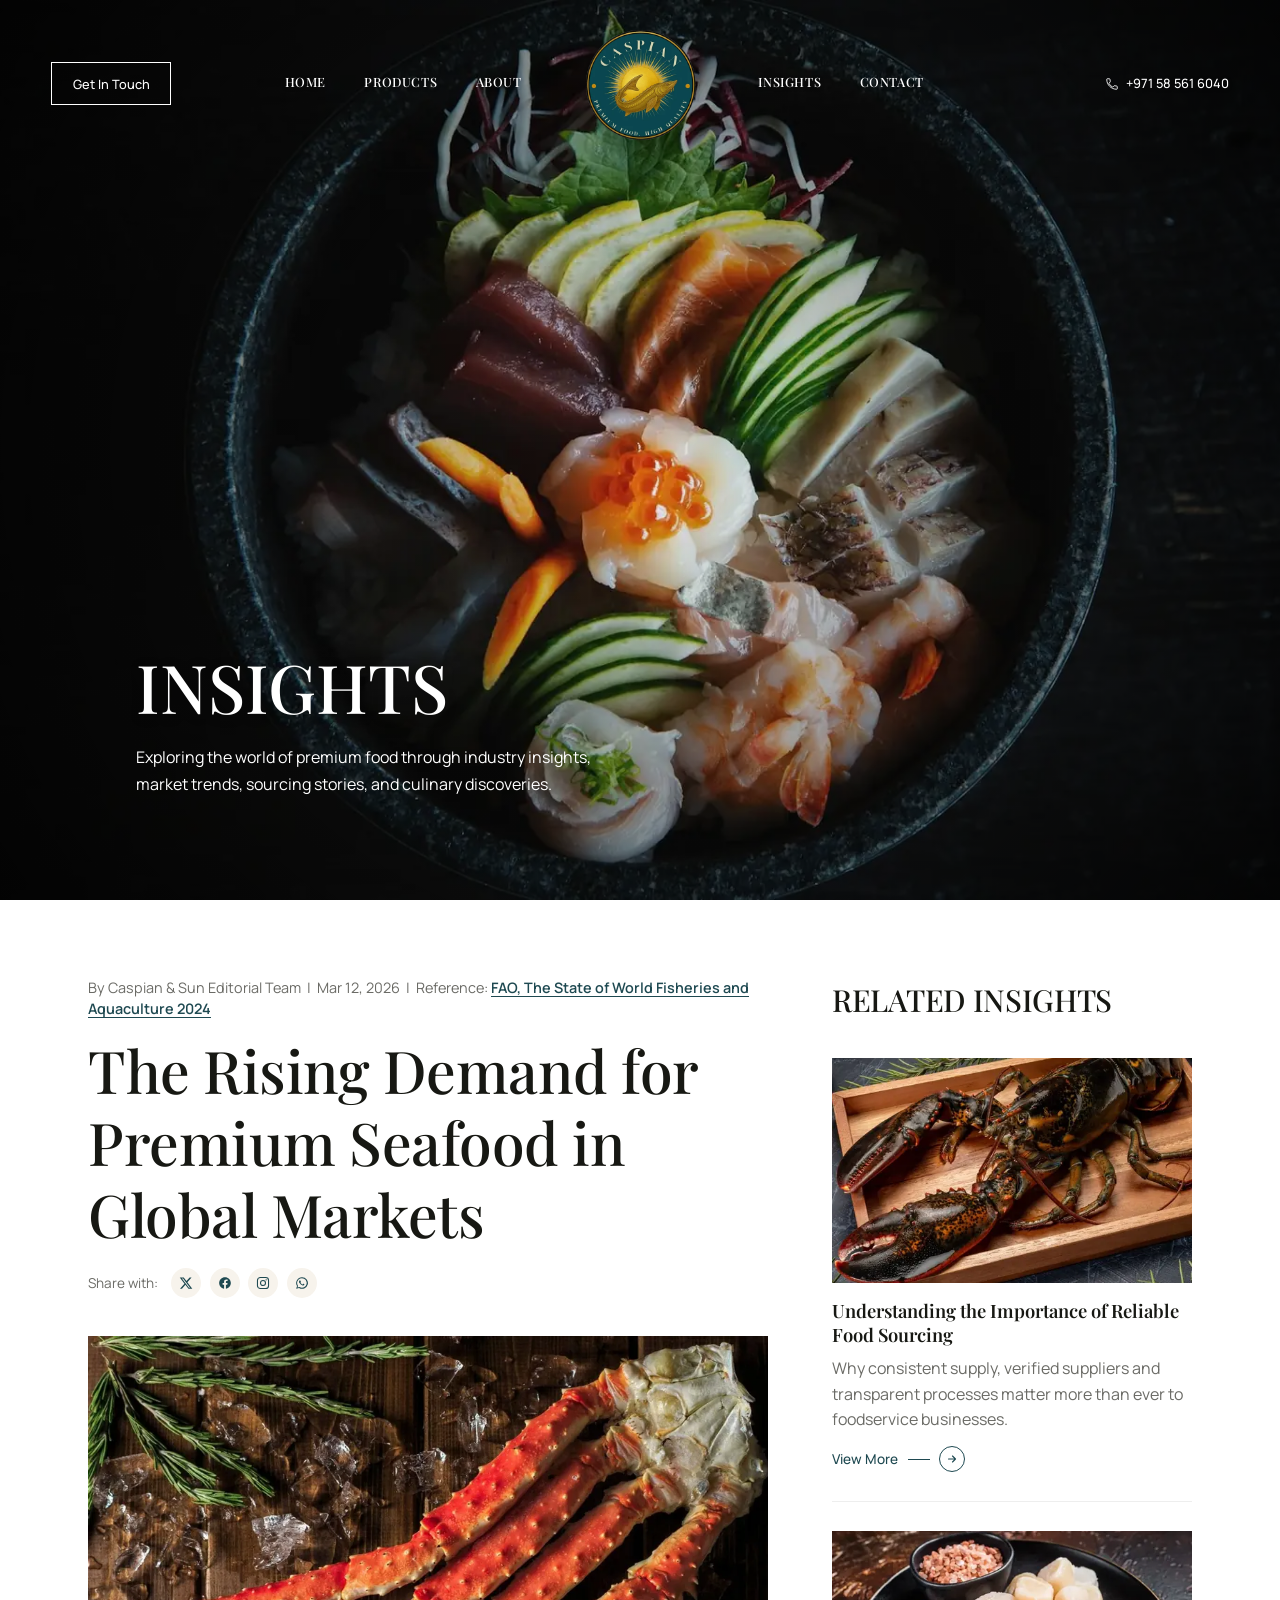
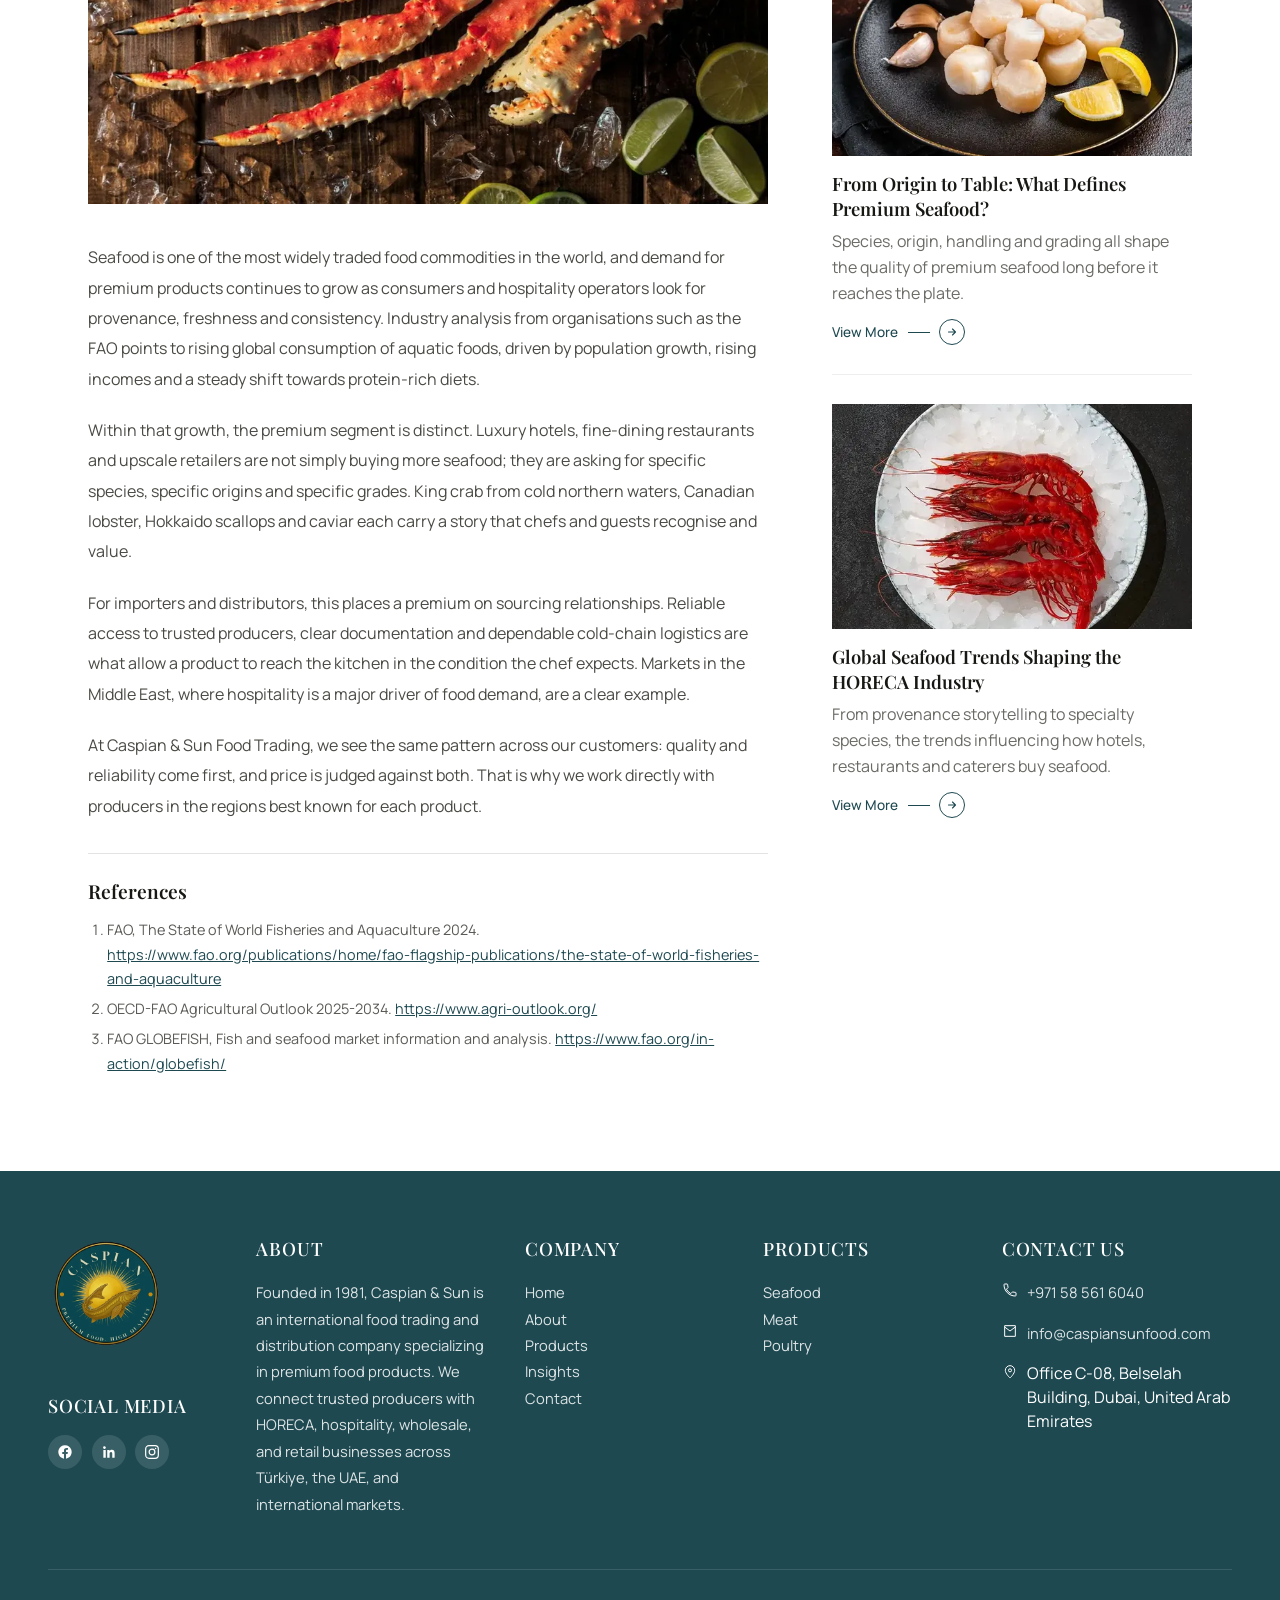
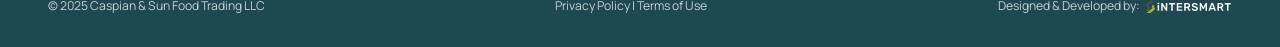
<file: blog-detail.html>
<!DOCTYPE html>
<html lang="en">
<head>
<meta charset="UTF-8">
<meta name="robots" content="noindex, nofollow, noarchive, nosnippet">
<meta name="description" content="Industry insights on premium food sourcing, HORECA trends and global supply chains from Caspian &amp; Sun Food Trading.">
<meta name="viewport" content="width=device-width, initial-scale=1.0">
<title>Why Seafood is the Future of Healthy Eating | Caspian & Sun Food Trading LLC</title>
<style id="pl-css">#preloader{position:fixed;inset:0;z-index:99999;display:flex;align-items:center;justify-content:center;background:#F7F3EC;overflow:hidden;transition:opacity .4s ease .55s,visibility 0s linear .95s;}#preloader .pl-disc{position:absolute;left:50%;top:50%;width:clamp(124px,18vw,190px);height:clamp(124px,18vw,190px);margin:calc(clamp(124px,18vw,190px)/-2) 0 0 calc(clamp(124px,18vw,190px)/-2);border-radius:50%;background:#1E4951;box-shadow:0 10px 40px rgba(30,73,81,.25);transition:transform .8s cubic-bezier(.65,0,.35,1);will-change:transform;}#preloader .pl-logo{position:relative;width:clamp(96px,14vw,150px);height:clamp(96px,14vw,150px);display:flex;align-items:center;justify-content:center;}#preloader .pl-logo img{width:100%;height:100%;object-fit:contain;animation:plPulse 1.8s ease-in-out infinite;}#preloader .pl-ring{position:absolute;inset:-14px;border-radius:50%;border:2px solid rgba(215,187,81,.3);border-top-color:#D7BB51;animation:plSpin 1.1s linear infinite;transition:opacity .3s ease;}@keyframes plPulse{0%,100%{transform:scale(.97);}50%{transform:scale(1.03);}}@keyframes plSpin{to{transform:rotate(360deg);}}#preloader.pl-done{opacity:0;visibility:hidden;pointer-events:none;}#preloader.pl-done .pl-disc{transform:scale(40);}#preloader.pl-done .pl-logo img{animation:none;}#preloader.pl-done .pl-ring{opacity:0;}html.pl-skip #preloader{display:none;}@media (prefers-reduced-motion:reduce){#preloader .pl-logo img,#preloader .pl-ring{animation:none;}#preloader .pl-disc{transition:none;}#preloader{transition:opacity .3s ease,visibility 0s linear .3s;}}</style>
<script>try{if(sessionStorage.getItem("plSeen"))document.documentElement.classList.add("pl-skip")}catch(e){}</script>
  <link rel="icon" type="image/png" href="images/logo.png">
<style>
:root{--deep-teal:#1E4951;--rich-gold:#D7BB51;--antique-gold:#AA8D3F;--charcoal:#171813;--cream:#F7F3EC;}
*{margin:0;padding:0;box-sizing:border-box;}
html{scroll-behavior:smooth;}
body{font-family:'Manrope',sans-serif;color:var(--charcoal);background:#fff;line-height:1.5;}
img{max-width:100%;display:block;}







/* SCROLL-REVEAL ENTRANCE ANIMATIONS */
.reveal{opacity:0;transform:translateY(32px);transition:opacity .9s cubic-bezier(.16,1,.3,1),transform .9s cubic-bezier(.16,1,.3,1);}
.reveal.in-view{opacity:1;transform:translateY(0);}
@media (prefers-reduced-motion: reduce){.reveal{opacity:1!important;transform:none!important;transition:none!important;}}

/* HERO — identical to about.html / blog.html */
.hero{position:relative;height:100vh;height:100dvh;background:radial-gradient(circle, rgba(0,0,0,0) 0%, rgba(0,0,0,0.8) 100%), url('images/hero/hero-seafood.webp') center 30%/cover;display:flex;align-items:flex-end;padding:clamp(1.5rem,4vw,3.5rem) clamp(2.5rem,7vw,5.5rem);color:#fff;justify-content:flex-end;flex-direction:column;}
.hero-inner{max-width:1400px;margin:0 auto;width:100%;text-align:left;padding:0 clamp(1.5rem,5vw,3rem);padding-bottom:clamp(2rem,4vw,3.5rem);}
.hero h1{font-family:'Playfair Display',serif;font-size:clamp(2.4rem,6.5vw,4.2rem);font-weight:500;margin-bottom:.4rem;text-shadow:0 2px 12px rgba(0,0,0,.25);opacity:0;animation:heroFadeUp .6s cubic-bezier(.16,1,.3,1) .05s forwards;}
.hero p{font-size:16px;font-family:'Manrope',sans-serif;font-weight:400;line-height:27px;max-width:480px;color:#fff;opacity:0;animation:heroFadeUp .6s cubic-bezier(.16,1,.3,1) .12s forwards;}
@keyframes heroFadeUp{from{opacity:0;transform:translateY(22px);}to{opacity:1;transform:translateY(0);}}
@media (prefers-reduced-motion: reduce){.hero h1,.hero p{animation:none;opacity:1;}}

/* ARTICLE LAYOUT — Rule 2: no artificial min-height; content drives height */
.article-wrap{max-width:1500px;margin:0 auto;padding:clamp(3rem,6vw,5rem) clamp(2.5rem,7vw,5.5rem) clamp(4rem,7vw,6rem);display:grid;grid-template-columns:1fr 360px;gap:clamp(2.5rem,5vw,4.5rem);align-items:start;box-sizing:border-box;}
.article-meta{font-size:clamp(.8rem,1.4vw,.9rem);color:#6b6b66;margin-bottom:.9rem;}
.article-meta a{color:var(--deep-teal);text-decoration:none;font-weight:600;}
.article-title{font-family:'Playfair Display',serif;font-size:clamp(1.9rem,4.6vw,3.75rem);font-weight:500;line-height:1.22;letter-spacing:-.5px;color:var(--charcoal);margin-bottom:min(1.2rem, 2vh);}
.share-row{display:flex;align-items:center;gap:.8rem;margin-bottom:clamp(1.8rem,3vw,2.5rem);font-size:.85rem;color:#6b6b66;}
.share-row .share-icons{display:flex;gap:.55rem;}
.share-row a{width:30px;height:30px;border-radius:50%;background:var(--cream);display:flex;align-items:center;justify-content:center;color:var(--deep-teal);transition:all .3s;}
.share-row a svg{width:14px;height:14px;}
.share-row a:hover{background:var(--deep-teal);color:#fff;transform:translateY(-2px);}
.article-featured{width:100%;aspect-ratio:16/11;object-fit:cover;margin-bottom:clamp(1.8rem,3vw,2.5rem);}
.article-body p{font-size:16px;font-family:'Manrope',sans-serif;font-weight:400;line-height:27px;color:rgb(90, 90, 86);font-family:'Manrope',sans-serif;font-weight:400;line-height:27px;color:#4a4a45;line-height:1.9;margin-bottom:1.3rem;}

/* SIDEBAR — Rule 1: heading style on class, not tag */
.sidebar .section-heading{font-family:'Playfair Display',serif;font-size:clamp(1.4rem,2.4vw,1.9rem);font-weight:500;letter-spacing:-.3px;color:var(--charcoal);margin-bottom:clamp(1.6rem,3vw,2.2rem);}
.related-card{display:block;text-decoration:none;color:inherit;padding-bottom:clamp(1.4rem,2.5vw,1.8rem);margin-bottom:clamp(1.4rem,2.5vw,1.8rem);border-bottom:1px solid #eee;}
.related-card:last-child{border-bottom:none;margin-bottom:0;padding-bottom:0;}
.related-card-img{width:100%;aspect-ratio:16/10;overflow:hidden;margin-bottom:min(1rem, 2vh);}
.related-card-img img{width:100%;height:100%;object-fit:cover;transition:transform .6s cubic-bezier(.16,1,.3,1);}
.related-card:hover .related-card-img img{transform:scale(1.08);}
.related-card h3{font-family:'Playfair Display',serif;font-size:clamp(1rem,1.7vw,1.15rem);font-weight:600;line-height:1.35;margin-bottom:.5rem;color:var(--charcoal);}
.related-card p{font-size:16px;font-family:'Manrope',sans-serif;font-weight:400;line-height:27px;color:rgb(90, 90, 86);font-family:'Manrope',sans-serif;font-weight:400;line-height:27px;color:#6b6b66;line-height:1.6;margin-bottom:.8rem;}
.view-more{display:inline-flex;align-items:center;gap:.6rem;font-size:.85rem;font-weight:500;color:var(--deep-teal);text-decoration:none;width:fit-content;}
.view-more .vm-dash{width:22px;height:1px;background:var(--deep-teal);transition:background .3s ease,width .3s ease;}
.view-more .vm-circle{flex:none;width:26px;height:26px;border-radius:50%;border:1px solid var(--deep-teal);display:flex;align-items:center;justify-content:center;transition:background .3s ease,border-color .3s ease;}
.view-more svg{width:12px;height:12px;stroke:var(--deep-teal);fill:none;transition:stroke .3s ease,transform .3s ease;}
.view-more:hover{color:var(--antique-gold);}
.view-more:hover .vm-dash{background:var(--antique-gold);width:28px;}
.view-more:hover .vm-circle{border-color:var(--antique-gold);background:var(--antique-gold);}
.view-more:hover svg{stroke:#fff;transform:translateX(1px);}



/* RESPONSIVE */
@media (max-width:1024px){
  .article-wrap{grid-template-columns:1fr;}
  .sidebar{border-top:1px solid #eee;padding-top:2.5rem;margin-top:1rem;}
}

@media (max-width:480px){
  .hero{padding:1.5rem 1.25rem;justify-content:flex-end;flex-direction:column;}
  .hero p{max-width:100%;}
  .article-wrap{padding:2.5rem 1.25rem 3rem;}
  
}

/* REFERENCES */
.article-meta .meta-ref a{color:var(--deep-teal);text-decoration:underline;text-underline-offset:3px;}
.article-refs{margin-top:2rem;padding-top:1.4rem;border-top:1px solid rgba(23,24,19,.12);}
.article-refs h2{font-family:'Playfair Display',serif;font-size:1.2rem;font-weight:600;margin-bottom:.8rem;}
.article-refs ol{padding-left:1.2rem;}
.article-refs li{font-size:.9rem;line-height:1.7;color:#5a5a56;margin-bottom:.35rem;}
.article-refs a{color:var(--deep-teal);word-break:break-word;}
html,body{max-width:100%;overflow-x:hidden;}


@media (max-width:768px){.hero{background:radial-gradient(circle, rgba(0,0,0,0) 0%, rgba(0,0,0,0.8) 100%), url('images/hero/hero-seafood-sm.webp') center 30%/cover;}}
</style>
  <link rel="preload" as="image" href="images/hero/hero-seafood.webp" fetchpriority="high" media="(min-width:769px)">
<link rel="preload" as="image" href="images/hero/hero-seafood-sm.webp" fetchpriority="high" media="(max-width:768px)">
<link href="components.css?v=11" rel="stylesheet">
</head>
<body>
<div id="preloader" aria-hidden="true"><div class="pl-disc"></div><div class="pl-logo"><span class="pl-ring"></span><img width="360" height="360" src="casplogo.webp" alt=""></div></div>


<div id="header-placeholder"></div>
<main id="main">




<section class="hero">
  <div class="hero-inner">
    <h1>INSIGHTS</h1>
    <p>Exploring the world of premium food through industry insights, market trends, sourcing stories, and culinary discoveries.</p>
  </div>
</section>

<div class="article-wrap">
  <article>
    <div class="article-meta reveal" id="aMeta"></div>
    <h1 class="article-title reveal" id="aTitle"></h1>
    <div class="share-row reveal">
      <span>Share with:</span>
      <div class="share-icons">
        <a href="#" aria-label="X (Twitter)"><svg viewBox="0 0 24 24" fill="currentColor"><path d="M18.24 2.5h3.3l-7.2 8.23 8.47 11.27h-6.63l-5.2-6.8-5.94 6.8H1.72l7.7-8.8L1.3 2.5h6.8l4.7 6.22zm-1.16 17.6h1.83L6.9 4.4H4.94z"/></svg></a>
        <a href="#" aria-label="Facebook"><svg viewBox="0 0 24 24" fill="currentColor"><path d="M22 12.06C22 6.5 17.52 2 12 2S2 6.5 2 12.06c0 5.02 3.66 9.18 8.44 9.94v-7.03H7.9v-2.91h2.54V9.85c0-2.51 1.49-3.9 3.77-3.9 1.09 0 2.24.2 2.24.2v2.46h-1.26c-1.24 0-1.63.77-1.63 1.56v1.89h2.78l-.45 2.91h-2.33V22c4.78-.76 8.44-4.92 8.44-9.94z"/></svg></a>
        <a href="#" aria-label="Instagram"><svg viewBox="0 0 24 24" fill="none" stroke="currentColor" stroke-width="1.8"><rect x="2.5" y="2.5" width="19" height="19" rx="5"/><circle cx="12" cy="12" r="4.3"/><circle cx="17.4" cy="6.6" r="1.1" fill="currentColor" stroke="none"/></svg></a>
        <a href="#" aria-label="WhatsApp"><svg viewBox="0 0 24 24" fill="currentColor"><path d="M12 2a10 10 0 00-8.5 15.2L2 22l4.9-1.5A10 10 0 1012 2zm0 18.2c-1.6 0-3.1-.4-4.4-1.2l-.3-.2-3 .9.9-2.9-.2-.3A8.2 8.2 0 1112 20.2zm4.5-6.1c-.2-.1-1.4-.7-1.7-.8-.2-.1-.4-.1-.6.1-.2.2-.6.8-.8 1-.1.2-.3.2-.5.1-.2-.1-1-.4-2-1.2-.7-.6-1.2-1.4-1.4-1.6-.1-.2 0-.4.1-.5l.4-.5c.1-.1.2-.3.2-.4.1-.2 0-.3 0-.4-.1-.1-.6-1.4-.8-1.9-.2-.5-.4-.4-.6-.4h-.5c-.2 0-.4.1-.6.3-.2.2-.8.8-.8 1.9s.8 2.2.9 2.4c.1.2 1.6 2.4 3.8 3.4.5.2.9.4 1.3.5.5.2 1 .1 1.4.1.4-.1 1.4-.6 1.6-1.1.2-.5.2-1 .1-1.1-.1-.1-.2-.2-.4-.3z"/></svg></a>
      </div>
    </div>
    <img class="article-featured reveal" id="aImg" src="" alt="">
    <div class="article-body reveal" id="aBody"></div>
    <div class="article-refs reveal" id="aRefs"></div>
  </article>

  <aside class="sidebar">
    <h2 class="section-heading reveal">RELATED INSIGHTS</h2>
    <div id="aRelated"></div>
  </aside>
</div>

</main>
<div id="footer-placeholder"></div>



<script src="components.js?v=6"></script>
<script src="js/blog-data.js"></script>
<script>
(function(){
  var list=window.POSTS||[];
  var slug=new URLSearchParams(location.search).get('p');
  var p=list.filter(function(x){return x.slug===slug;})[0]||list[0];
  if(!p)return;
  function esc(t){return String(t).replace(/[&<>"]/g,function(c){return {'&':'&amp;','<':'&lt;','>':'&gt;','"':'&quot;'}[c];});}
  document.title=p.title+' | Caspian & Sun Food Trading LLC';
  document.getElementById('aMeta').innerHTML='By '+esc(p.author)+' &nbsp;|&nbsp; '+esc(p.date)+' &nbsp;|&nbsp; <span class="meta-ref">Reference: <a href="'+esc(p.refs[0].url)+'" target="_blank" rel="noopener">'+esc(p.refs[0].text)+'</a></span>';
  document.getElementById('aTitle').textContent=p.title;
  var img=document.getElementById('aImg');img.src=p.image;img.alt=p.title;
  document.getElementById('aBody').innerHTML=p.body.map(function(t){return '<p>'+esc(t)+'</p>';}).join('');
  document.getElementById('aRefs').innerHTML='<h2>References</h2><ol>'+p.refs.map(function(r){return '<li>'+esc(r.text)+'. <a href="'+esc(r.url)+'" target="_blank" rel="noopener">'+esc(r.url)+'</a></li>';}).join('')+'</ol>';
  var arrow='<span class="view-more">View More <span class="vm-dash"></span><span class="vm-circle"><svg viewBox="0 0 24 24" stroke-width="2.2" stroke-linecap="round" stroke-linejoin="round"><path d="M5 12h14M13 6l6 6-6 6"/></svg></span></span>';
  document.getElementById('aRelated').innerHTML=list.filter(function(x){return x.slug!==p.slug;}).slice(0,3).map(function(x){
    return '<a href="blog-detail.html?p='+x.slug+'" class="related-card reveal in-view"><div class="related-card-img"><img loading="lazy" decoding="async" src="'+(x.thumb||x.image)+'" alt="'+esc(x.title)+'"></div><h3>'+esc(x.title)+'</h3><p>'+esc(x.excerpt)+'</p>'+arrow+'</a>';
  }).join('');
})();
</script>

</body>
</html>
</file>
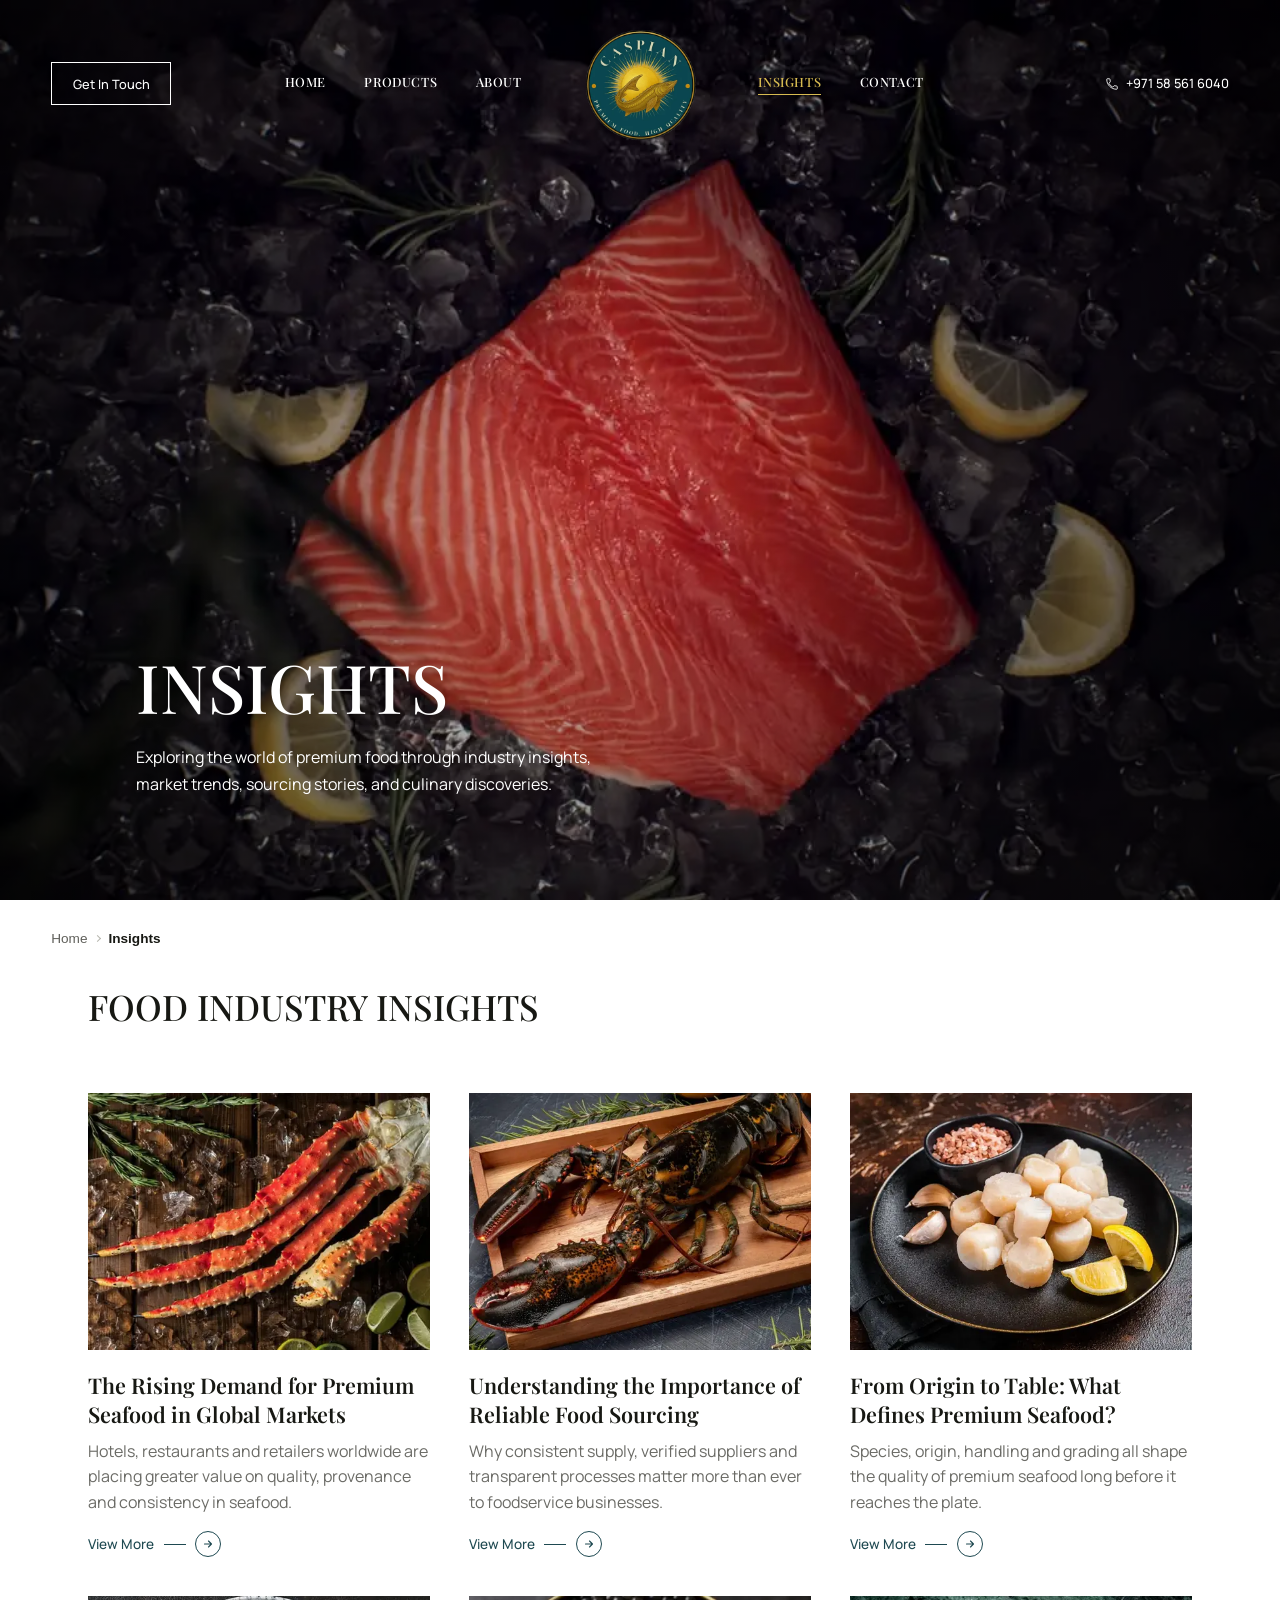
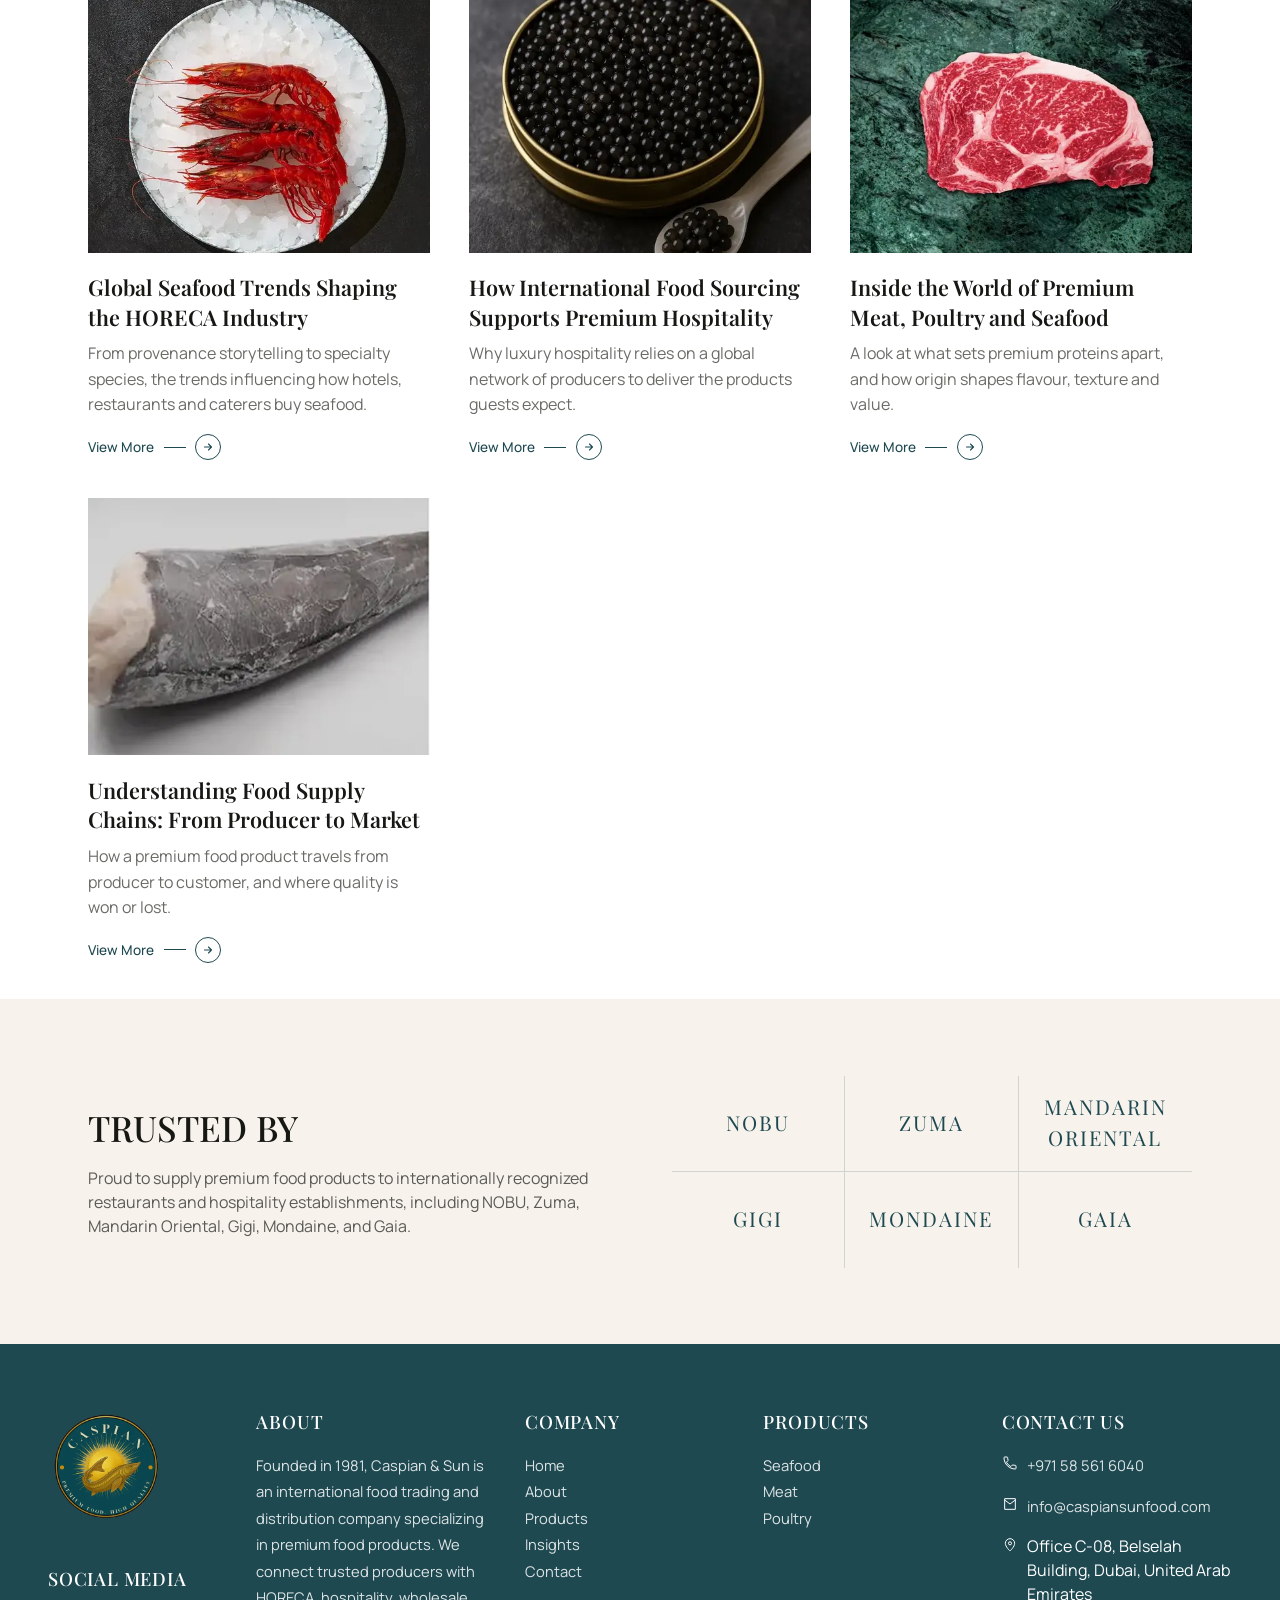
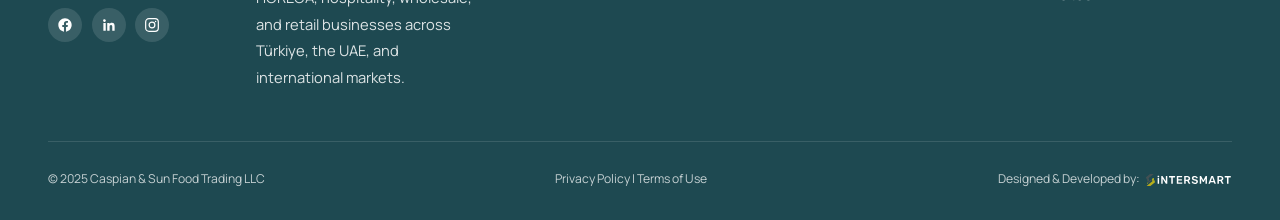
<file: blog.html>
<!DOCTYPE html>
<html lang="en">
<head>
<meta charset="UTF-8">
<meta name="robots" content="noindex, nofollow, noarchive, nosnippet">
<meta name="description" content="Industry insights, market trends and sourcing stories from Caspian &amp; Sun Food Trading on premium food and global supply chains.">
<meta name="viewport" content="width=device-width, initial-scale=1.0">
<title>Insights | Caspian & Sun Food Trading LLC</title>
<style id="pl-css">#preloader{position:fixed;inset:0;z-index:99999;display:flex;align-items:center;justify-content:center;background:#F7F3EC;overflow:hidden;transition:opacity .4s ease .55s,visibility 0s linear .95s;}#preloader .pl-disc{position:absolute;left:50%;top:50%;width:clamp(124px,18vw,190px);height:clamp(124px,18vw,190px);margin:calc(clamp(124px,18vw,190px)/-2) 0 0 calc(clamp(124px,18vw,190px)/-2);border-radius:50%;background:#1E4951;box-shadow:0 10px 40px rgba(30,73,81,.25);transition:transform .8s cubic-bezier(.65,0,.35,1);will-change:transform;}#preloader .pl-logo{position:relative;width:clamp(96px,14vw,150px);height:clamp(96px,14vw,150px);display:flex;align-items:center;justify-content:center;}#preloader .pl-logo img{width:100%;height:100%;object-fit:contain;animation:plPulse 1.8s ease-in-out infinite;}#preloader .pl-ring{position:absolute;inset:-14px;border-radius:50%;border:2px solid rgba(215,187,81,.3);border-top-color:#D7BB51;animation:plSpin 1.1s linear infinite;transition:opacity .3s ease;}@keyframes plPulse{0%,100%{transform:scale(.97);}50%{transform:scale(1.03);}}@keyframes plSpin{to{transform:rotate(360deg);}}#preloader.pl-done{opacity:0;visibility:hidden;pointer-events:none;}#preloader.pl-done .pl-disc{transform:scale(40);}#preloader.pl-done .pl-logo img{animation:none;}#preloader.pl-done .pl-ring{opacity:0;}html.pl-skip #preloader{display:none;}@media (prefers-reduced-motion:reduce){#preloader .pl-logo img,#preloader .pl-ring{animation:none;}#preloader .pl-disc{transition:none;}#preloader{transition:opacity .3s ease,visibility 0s linear .3s;}}</style>
<script>try{if(sessionStorage.getItem("plSeen"))document.documentElement.classList.add("pl-skip")}catch(e){}</script>
  <link rel="icon" type="image/png" href="images/logo.png">
<style>
:root{--deep-teal:#1E4951;--rich-gold:#D7BB51;--antique-gold:#AA8D3F;--charcoal:#171813;--cream:#F7F3EC;}
*{margin:0;padding:0;box-sizing:border-box;}
html{scroll-behavior:smooth;}
body{font-family:'Manrope',sans-serif;color:var(--charcoal);background:#fff;line-height:1.5;}
img{max-width:100%;display:block;}







/* SCROLL-REVEAL ENTRANCE ANIMATIONS */
.reveal{opacity:0;transform:translateY(32px);transition:opacity .9s cubic-bezier(.16,1,.3,1),transform .9s cubic-bezier(.16,1,.3,1);}
.reveal.in-view{opacity:1;transform:translateY(0);}
@media (prefers-reduced-motion: reduce){.reveal{opacity:1!important;transform:none!important;transition:none!important;}}

/* HERO - full-viewport hero with video/poster backdrop (fixed height permitted) */
.hero{position:relative;height:100vh;height:100dvh;display:flex;align-items:flex-end;padding:clamp(1.5rem,4vw,3.5rem) clamp(2.5rem,7vw,5.5rem);color:#fff;justify-content:flex-end;flex-direction:column;}
.hero-inner{max-width:1400px;margin:0 auto;width:100%;text-align:left;padding:0 clamp(1.5rem,5vw,3rem);padding-bottom:clamp(2rem,4vw,3.5rem);}
.hero h1{font-family:'Playfair Display',serif;font-size:clamp(2.4rem,6.5vw,4.2rem);font-weight:500;margin-bottom:.4rem;text-shadow:0 2px 12px rgba(0,0,0,.25);opacity:0;animation:heroFadeUp .6s cubic-bezier(.16,1,.3,1) .05s forwards;}
.hero p{font-size:16px;font-family:'Manrope',sans-serif;font-weight:400;line-height:27px;max-width:480px;color:#fff;opacity:0;animation:heroFadeUp .6s cubic-bezier(.16,1,.3,1) .12s forwards;}
@keyframes heroFadeUp{from{opacity:0;transform:translateY(22px);}to{opacity:1;transform:translateY(0);}}
@media (prefers-reduced-motion: reduce){.hero h1,.hero p{animation:none;opacity:1;}}

/* BLOG LISTING SECTION — Rule 2: grows with content, no artificial min-height */
.blog-section{padding:clamp(2rem,4vh,4rem) clamp(2.5rem,7vw,5.5rem);max-width:1500px;margin:0 auto;box-sizing:border-box;}
/* Rule 1: heading class, not tag selector */
.section-heading{font-family:'Playfair Display',serif;font-size:clamp(1.6rem,2.8vw,2.2rem);line-height:1.25;font-weight:500;color:var(--charcoal);margin-bottom:clamp(2.5rem,5vw,4rem);}
.blog-grid{display:grid;grid-template-columns:repeat(3,1fr);gap:clamp(1.8rem,3vw,2.8rem);}
.blog-card{display:flex;flex-direction:column;text-decoration:none;color:inherit;}
.blog-card h3,.blog-card p{text-decoration:none;}
.blog-card-img{width:100%;aspect-ratio:4/3;overflow:hidden;margin-bottom:1.3rem;}
.blog-card-img img{width:100%;height:100%;object-fit:cover;transition:transform .6s cubic-bezier(.16,1,.3,1);}
.blog-card:hover .blog-card-img img{transform:scale(1.08);}
.blog-card h3{font-family:'Playfair Display',serif;font-size:clamp(1.1rem,1.9vw,1.35rem);font-weight:600;line-height:1.35;margin-bottom:.6rem;color:var(--charcoal);}
.blog-card p{font-size:16px;font-family:'Manrope',sans-serif;font-weight:400;line-height:27px;color:rgb(90, 90, 86);font-family:'Manrope',sans-serif;font-weight:400;line-height:27px;color:#6b6b66;line-height:1.6;margin-bottom:min(1rem, 2vh);flex:1;}
.view-more{display:inline-flex;align-items:center;gap:.6rem;font-size:.85rem;font-weight:500;color:var(--deep-teal);text-decoration:none;width:fit-content;}
.view-more .vm-dash{width:22px;height:1px;background:var(--deep-teal);transition:background .3s ease,width .3s ease;}
.view-more .vm-circle{flex:none;width:26px;height:26px;border-radius:50%;border:1px solid var(--deep-teal);display:flex;align-items:center;justify-content:center;transition:background .3s ease,border-color .3s ease;}
.view-more svg{width:12px;height:12px;stroke:var(--deep-teal);fill:none;transition:stroke .3s ease,transform .3s ease;}
.view-more:hover{color:var(--antique-gold);}
.view-more:hover .vm-dash{background:var(--antique-gold);width:28px;}
.view-more:hover .vm-circle{border-color:var(--antique-gold);background:var(--antique-gold);}
.view-more:hover svg{stroke:#fff;transform:translateX(1px);}




/* HERO VIDEO (same clip as home) */
.hero{background:#0b0f10;overflow:hidden;}
.hero-video{position:absolute;inset:0;width:100%;height:100%;object-fit:cover;}
.hero::before{content:'';position:absolute;inset:0;z-index:1;background:radial-gradient(circle, rgba(0,0,0,0) 0%, rgba(0,0,0,0.8) 100%);}
.hero-inner{position:relative;z-index:2;}

/* TRUSTED BY */
.trusted{background:var(--cream);color:var(--charcoal);padding:clamp(3rem,6vw,5rem) 0;}
.trusted-wrap{max-width:1500px;margin:0 auto;padding:0 clamp(2.5rem,7vw,5.5rem);display:grid;grid-template-columns:minmax(0,520px) 1fr;gap:clamp(2rem,5vw,6rem);align-items:center;}
.trusted .section-heading{color:var(--charcoal);margin-bottom:1rem;}
.trusted p{color:#5a5a56;}
.trusted-logos{display:grid;grid-template-columns:repeat(3,1fr);}
.trusted-logo{display:flex;align-items:center;justify-content:center;min-height:96px;padding:1rem;border-right:1px solid rgba(30,73,81,.18);border-bottom:1px solid rgba(30,73,81,.18);}
.trusted-logo:nth-child(3n){border-right:none;}
.trusted-logo:nth-last-child(-n+3){border-bottom:none;}
.trusted-logo span{font-family:'Playfair Display',serif;font-size:clamp(1rem,1.6vw,1.35rem);letter-spacing:2px;text-transform:uppercase;color:var(--deep-teal);text-align:center;}
.trusted-logo img{max-width:140px;max-height:56px;width:auto;height:auto;object-fit:contain;}
@media (max-width:900px){.trusted-wrap{grid-template-columns:1fr;padding:0 1.25rem;}}
@media (max-width:480px){.trusted-logos{grid-template-columns:repeat(2,1fr);}.trusted-logo:nth-child(3n){border-right:1px solid rgba(30,73,81,.18);}.trusted-logo:nth-child(2n){border-right:none;}.trusted-logo:nth-last-child(-n+3){border-bottom:1px solid rgba(30,73,81,.18);}.trusted-logo:nth-last-child(-n+2){border-bottom:none;}}

/* RESPONSIVE */
@media (max-width:1024px){
  .blog-grid{grid-template-columns:repeat(2,1fr);}
}

@media (max-width:600px){
  .blog-grid{grid-template-columns:1fr;}
}
@media (max-width:480px){
  .hero{padding:1.5rem 1.25rem;justify-content:flex-end;flex-direction:column;}
  .hero p{max-width:100%;}
  .blog-section{padding:2.5rem 1.25rem;}
  
}
html,body{max-width:100%;overflow-x:hidden;}


</style>
  <link rel="preload" as="image" imagesrcset="videos/hero-salmon-poster-sm.webp 640w, videos/hero-salmon-poster.webp 1280w" imagesizes="100vw" fetchpriority="high">
<link href="components.css?v=11" rel="stylesheet">
</head>
<body>
<div id="preloader" aria-hidden="true"><div class="pl-disc"></div><div class="pl-logo"><span class="pl-ring"></span><img width="360" height="360" src="casplogo.webp" alt=""></div></div>


<div id="header-placeholder"></div>
<main id="main">




<section class="hero">
  <img class="hero-video hero-poster" src="videos/hero-salmon-poster.webp" srcset="videos/hero-salmon-poster-sm.webp 640w, videos/hero-salmon-poster.webp 1280w" sizes="100vw" width="1280" height="720" alt="" fetchpriority="high" decoding="async">
  <video class="hero-video" muted loop playsinline preload="none" data-src="videos/hero-salmon-720.mp4" data-src-sm="videos/hero-salmon-360.mp4" aria-hidden="true"></video>
  <div class="hero-inner">
    <h1>INSIGHTS</h1>
    <p>Exploring the world of premium food through industry insights, market trends, sourcing stories, and culinary discoveries.</p>
  </div>
</section>

  <div class="crumbs" role="navigation" aria-label="Breadcrumb">
    <a href="index.html">Home</a><span class="sep"></span>
    <span class="current">Insights</span>
  </div>

<section class="blog-section">
  <h2 class="section-heading reveal">FOOD INDUSTRY INSIGHTS</h2>
  <div class="blog-grid">

    <a href="blog-detail.html?p=rising-demand-premium-seafood" class="blog-card reveal">
      <div class="blog-card-img"><img width="520" height="340" src="images/products/thumb/king-crab-leg.webp" alt="The Rising Demand for Premium Seafood in Global Markets" loading="lazy"></div>
      <h3>The Rising Demand for Premium Seafood in Global Markets</h3>
      <p>Hotels, restaurants and retailers worldwide are placing greater value on quality, provenance and consistency in seafood.</p>
      <span class="view-more">View More <span class="vm-dash"></span><span class="vm-circle"><svg viewBox="0 0 24 24" stroke-width="2.2" stroke-linecap="round" stroke-linejoin="round"><path d="M5 12h14M13 6l6 6-6 6"/></svg></span></span>
    </a>

    <a href="blog-detail.html?p=importance-reliable-food-sourcing" class="blog-card reveal">
      <div class="blog-card-img"><img width="520" height="520" src="images/products/thumb/lobster.webp" alt="Understanding the Importance of Reliable Food Sourcing" loading="lazy"></div>
      <h3>Understanding the Importance of Reliable Food Sourcing</h3>
      <p>Why consistent supply, verified suppliers and transparent processes matter more than ever to foodservice businesses.</p>
      <span class="view-more">View More <span class="vm-dash"></span><span class="vm-circle"><svg viewBox="0 0 24 24" stroke-width="2.2" stroke-linecap="round" stroke-linejoin="round"><path d="M5 12h14M13 6l6 6-6 6"/></svg></span></span>
    </a>

    <a href="blog-detail.html?p=origin-to-table-premium-seafood" class="blog-card reveal">
      <div class="blog-card-img"><img width="520" height="623" src="images/products/thumb/hokkaido-scallops.webp" alt="From Origin to Table: What Defines Premium Seafood?" loading="lazy"></div>
      <h3>From Origin to Table: What Defines Premium Seafood?</h3>
      <p>Species, origin, handling and grading all shape the quality of premium seafood long before it reaches the plate.</p>
      <span class="view-more">View More <span class="vm-dash"></span><span class="vm-circle"><svg viewBox="0 0 24 24" stroke-width="2.2" stroke-linecap="round" stroke-linejoin="round"><path d="M5 12h14M13 6l6 6-6 6"/></svg></span></span>
    </a>

    <a href="blog-detail.html?p=global-seafood-trends-horeca" class="blog-card reveal">
      <div class="blog-card-img"><img width="520" height="520" src="images/products/thumb/carabinero-shrimp.webp" alt="Global Seafood Trends Shaping the HORECA Industry" loading="lazy"></div>
      <h3>Global Seafood Trends Shaping the HORECA Industry</h3>
      <p>From provenance storytelling to specialty species, the trends influencing how hotels, restaurants and caterers buy seafood.</p>
      <span class="view-more">View More <span class="vm-dash"></span><span class="vm-circle"><svg viewBox="0 0 24 24" stroke-width="2.2" stroke-linecap="round" stroke-linejoin="round"><path d="M5 12h14M13 6l6 6-6 6"/></svg></span></span>
    </a>

    <a href="blog-detail.html?p=international-sourcing-premium-hospitality" class="blog-card reveal">
      <div class="blog-card-img"><img width="520" height="520" src="images/products/thumb/beluga-caviar.webp" alt="How International Food Sourcing Supports Premium Hospitality" loading="lazy"></div>
      <h3>How International Food Sourcing Supports Premium Hospitality</h3>
      <p>Why luxury hospitality relies on a global network of producers to deliver the products guests expect.</p>
      <span class="view-more">View More <span class="vm-dash"></span><span class="vm-circle"><svg viewBox="0 0 24 24" stroke-width="2.2" stroke-linecap="round" stroke-linejoin="round"><path d="M5 12h14M13 6l6 6-6 6"/></svg></span></span>
    </a>

    <a href="blog-detail.html?p=premium-meat-poultry-seafood" class="blog-card reveal">
      <div class="blog-card-img"><img width="520" height="520" src="images/products/thumb/black-angus-australia.webp" alt="Inside the World of Premium Meat, Poultry and Seafood" loading="lazy"></div>
      <h3>Inside the World of Premium Meat, Poultry and Seafood</h3>
      <p>A look at what sets premium proteins apart, and how origin shapes flavour, texture and value.</p>
      <span class="view-more">View More <span class="vm-dash"></span><span class="vm-circle"><svg viewBox="0 0 24 24" stroke-width="2.2" stroke-linecap="round" stroke-linejoin="round"><path d="M5 12h14M13 6l6 6-6 6"/></svg></span></span>
    </a>

    <a href="blog-detail.html?p=food-supply-chains-producer-to-market" class="blog-card reveal">
      <div class="blog-card-img"><img width="520" height="603" src="images/products/thumb/black-cod.webp" alt="Understanding Food Supply Chains: From Producer to Market" loading="lazy"></div>
      <h3>Understanding Food Supply Chains: From Producer to Market</h3>
      <p>How a premium food product travels from producer to customer, and where quality is won or lost.</p>
      <span class="view-more">View More <span class="vm-dash"></span><span class="vm-circle"><svg viewBox="0 0 24 24" stroke-width="2.2" stroke-linecap="round" stroke-linejoin="round"><path d="M5 12h14M13 6l6 6-6 6"/></svg></span></span>
    </a>

  </div>
</section>

<section class="trusted">
  <div class="trusted-wrap">
    <div class="trusted-text reveal">
      <h2 class="section-heading section-heading--on-dark">TRUSTED BY</h2>
      <p>Proud to supply premium food products to internationally recognized restaurants and hospitality establishments, including NOBU, Zuma, Mandarin Oriental, Gigi, Mondaine, and Gaia.</p>
    </div>
    <div class="trusted-logos reveal">
      <div class="trusted-logo" data-client="NOBU"><span>NOBU</span></div>
      <div class="trusted-logo" data-client="Zuma"><span>Zuma</span></div>
      <div class="trusted-logo" data-client="Mandarin Oriental"><span>Mandarin Oriental</span></div>
      <div class="trusted-logo" data-client="Gigi"><span>Gigi</span></div>
      <div class="trusted-logo" data-client="Mondaine"><span>Mondaine</span></div>
      <div class="trusted-logo" data-client="Gaia"><span>Gaia</span></div>
    </div>
  </div>
</section>

</main>
<div id="footer-placeholder"></div>



<script src="components.js?v=6"></script>
</body>
</html>
</file>
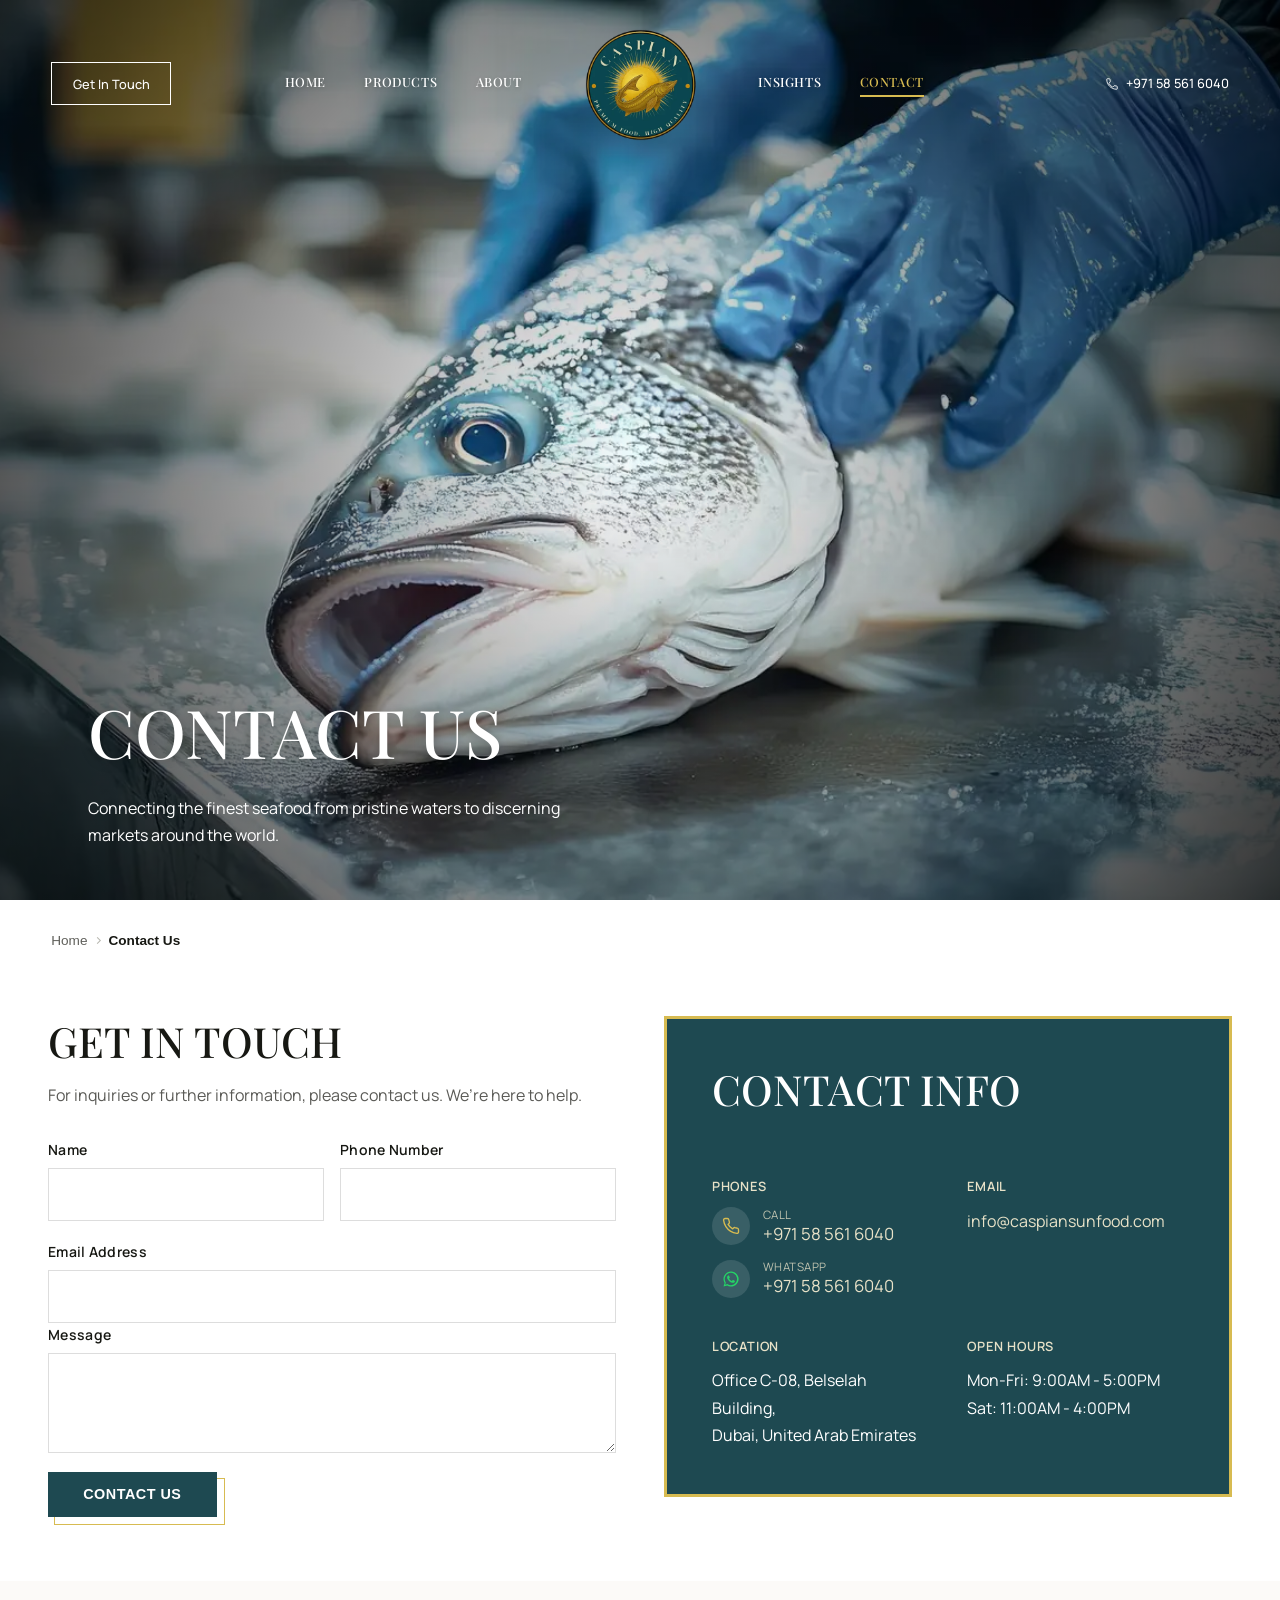
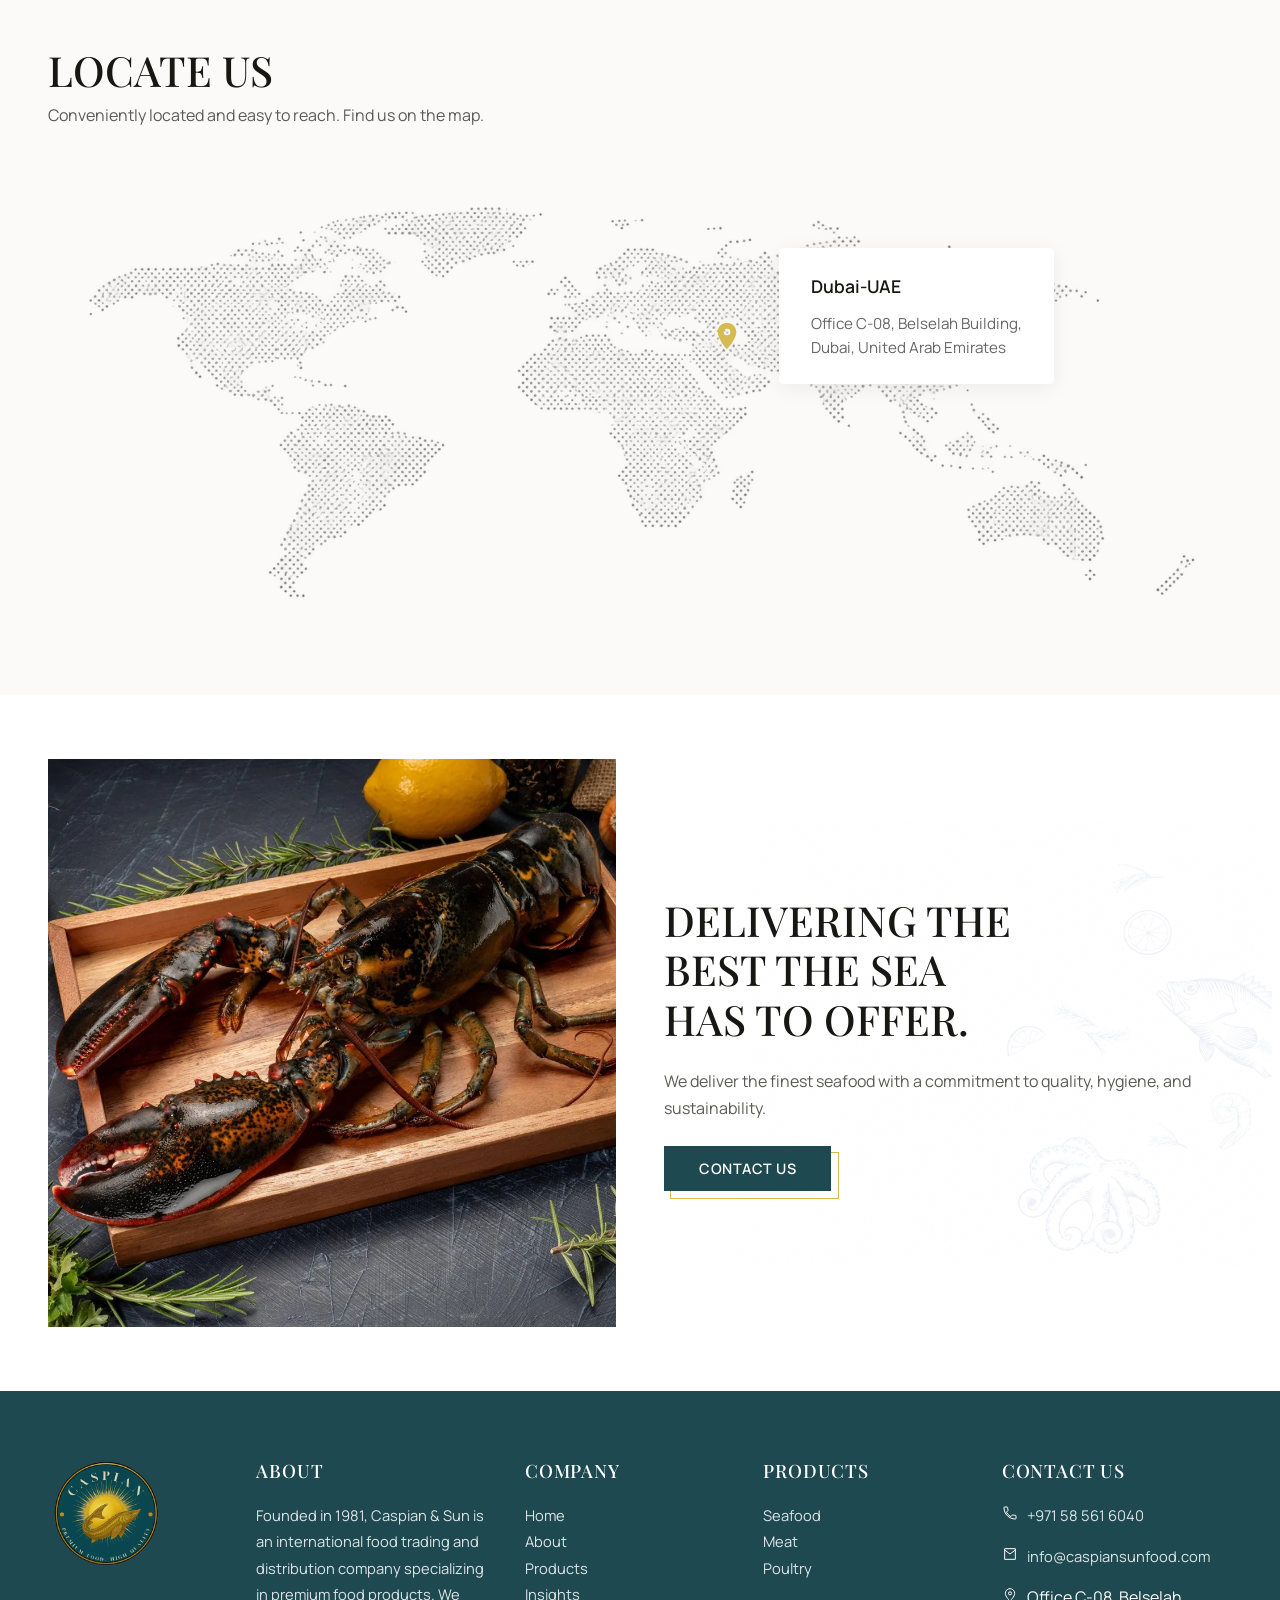
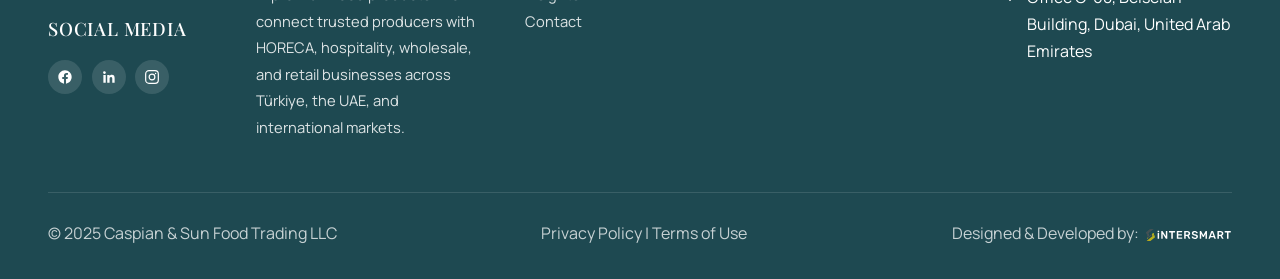
<file: contact.html>
<!DOCTYPE html>
<html lang="en">
<head>
  <meta charset="UTF-8">
<meta name="robots" content="noindex, nofollow, noarchive, nosnippet">
  <meta name="description" content="Contact Caspian &amp; Sun Food Trading in Dubai for product inquiries, quotations, sourcing requests and business partnerships.">
<meta name="viewport" content="width=device-width, initial-scale=1.0">
  <title>Contact Us | Caspian & Sun Food Trading LLC</title>
<style id="pl-css">#preloader{position:fixed;inset:0;z-index:99999;display:flex;align-items:center;justify-content:center;background:#F7F3EC;overflow:hidden;transition:opacity .4s ease .55s,visibility 0s linear .95s;}#preloader .pl-disc{position:absolute;left:50%;top:50%;width:clamp(124px,18vw,190px);height:clamp(124px,18vw,190px);margin:calc(clamp(124px,18vw,190px)/-2) 0 0 calc(clamp(124px,18vw,190px)/-2);border-radius:50%;background:#1E4951;box-shadow:0 10px 40px rgba(30,73,81,.25);transition:transform .8s cubic-bezier(.65,0,.35,1);will-change:transform;}#preloader .pl-logo{position:relative;width:clamp(96px,14vw,150px);height:clamp(96px,14vw,150px);display:flex;align-items:center;justify-content:center;}#preloader .pl-logo img{width:100%;height:100%;object-fit:contain;animation:plPulse 1.8s ease-in-out infinite;}#preloader .pl-ring{position:absolute;inset:-14px;border-radius:50%;border:2px solid rgba(215,187,81,.3);border-top-color:#D7BB51;animation:plSpin 1.1s linear infinite;transition:opacity .3s ease;}@keyframes plPulse{0%,100%{transform:scale(.97);}50%{transform:scale(1.03);}}@keyframes plSpin{to{transform:rotate(360deg);}}#preloader.pl-done{opacity:0;visibility:hidden;pointer-events:none;}#preloader.pl-done .pl-disc{transform:scale(40);}#preloader.pl-done .pl-logo img{animation:none;}#preloader.pl-done .pl-ring{opacity:0;}html.pl-skip #preloader{display:none;}@media (prefers-reduced-motion:reduce){#preloader .pl-logo img,#preloader .pl-ring{animation:none;}#preloader .pl-disc{transition:none;}#preloader{transition:opacity .3s ease,visibility 0s linear .3s;}}</style>
<script>try{if(sessionStorage.getItem("plSeen"))document.documentElement.classList.add("pl-skip")}catch(e){}</script>
  <link rel="icon" type="image/png" href="images/logo.png">
    <style>
    :root {
      --deep-teal: #1E4951;
      --rich-gold: #D7BB51;
      --charcoal-black: #171813;
      --charcoal: #171813;
    }
    * { margin: 0; padding: 0; box-sizing: border-box; }
    html { scroll-behavior: smooth; }
    body { font-family: 'Manrope', sans-serif; color: var(--charcoal-black); background: #fff; line-height: 1.7; }

    /* HEADER — shared component (matches about.html) — transparent overlay on hero; liquid-glass white on scroll; hides on scroll-down, shows on scroll-up */
    
    header.hide{transform:translateY(-100%);}
    header.scrolled{background:rgba(255,255,255,.68);backdrop-filter:blur(18px) saturate(180%);-webkit-backdrop-filter:blur(18px) saturate(180%);box-shadow:0 4px 30px rgba(0,0,0,.06);border-bottom:1px solid rgba(0,0,0,.06);padding:clamp(.6rem,1.1vw,1rem) clamp(1.5rem,4vw,5.5rem);}
    
    .logo img{height:clamp(80px,8vw,140px);width:auto;transition:height .4s ease;}
    header.scrolled .logo img{height:clamp(50px,5vw,80px);}
    nav{display:flex;gap:clamp(1.5rem,3vw,4rem);align-items:center;flex:1;justify-content:flex-start;flex-wrap:nowrap;min-width:0;}
    nav a{position:relative;font-family:'Playfair Display',serif;color:#fff;text-decoration:none;font-size:clamp(.68rem,1vw,1.05rem);font-weight:500;transition:color .35s ease;text-transform:uppercase;letter-spacing:.6px;white-space:nowrap;text-shadow:0 1px 4px rgba(0,0,0,.25);padding-bottom:4px;}
    nav a::after{content:'';position:absolute;left:0;bottom:0;width:0;height:1.5px;background:currentColor;transition:width .35s cubic-bezier(.65,0,.35,1);}
    header.scrolled nav a{color:var(--charcoal-black);text-shadow:none;}
    nav a:hover,nav a.active{color:var(--rich-gold);}
    nav a:hover::after,nav a.active::after{width:100%;}
    .header-right{display:flex;align-items:center;gap:clamp(.6rem,1.3vw,1.8rem);justify-content:flex-end;flex:1;}
    .phone-cta{display:flex;align-items:center;gap:.4rem;color:#fff;font-size:clamp(.68rem,.9vw,.95rem);font-weight:500;white-space:nowrap;transition:color .4s ease;text-shadow:0 1px 4px rgba(0,0,0,.25);}
    .phone-cta svg{width:14px;height:14px;stroke:#fff;fill:none;transition:stroke .4s ease;flex:none;}
    header.scrolled .phone-cta{color:var(--charcoal-black);text-shadow:none;}
    header.scrolled .phone-cta svg{stroke:var(--charcoal-black);}
    .cta-btn{background:transparent;border:1px solid #fff;color:#fff;padding:clamp(.45rem,.9vw,.8rem) clamp(.8rem,1.6vw,1.8rem);font-family:'Manrope',sans-serif;font-size:clamp(.68rem,.85vw,.9rem);font-weight:500;cursor:pointer;transition:background .35s ease,color .35s ease,border-color .35s ease,transform .3s ease,box-shadow .3s ease;text-decoration:none;display:inline-block;white-space:nowrap;}
    .cta-btn:hover{background:#fff;color:var(--deep-teal);transform:translateY(-3px);box-shadow:0 10px 24px rgba(0,0,0,.18);}
    header.scrolled .cta-btn{border-color:var(--charcoal-black);color:var(--charcoal-black);}
    header.scrolled .cta-btn:hover{background:var(--deep-teal);color:#fff;border-color:var(--deep-teal);box-shadow:0 10px 24px rgba(30,73,81,.25);}

    /* HAMBURGER */
    .hamburger{display:none;flex-direction:column;justify-content:center;gap:5px;width:34px;height:34px;background:none;border:none;cursor:pointer;padding:0;z-index:210;}
    .hamburger span{display:block;width:26px;height:2px;background:#fff;transition:background .4s ease,transform .3s ease,opacity .3s ease;}
    header.scrolled .hamburger span{background:var(--charcoal-black);}

    /* MOBILE DRAWER */
    .drawer-backdrop{position:fixed;inset:0;background:rgba(10,15,15,.45);z-index:290;opacity:0;pointer-events:none;transition:opacity .35s ease;}
    .drawer-backdrop.open{opacity:1;pointer-events:auto;}
    .mobile-drawer{position:fixed;top:0;right:0;height:100vh;height:100dvh;width:min(320px,82vw);background:#fff;z-index:300;box-shadow:-10px 0 35px rgba(0,0,0,.18);transform:translateX(100%);transition:transform .4s cubic-bezier(.4,0,.2,1);display:flex;flex-direction:column;padding:1.6rem 1.8rem 2rem;overflow-y:auto;}
    .mobile-drawer.open{transform:translateX(0);}
    .drawer-top{display:flex;justify-content:space-between;align-items:center;margin-bottom:2.2rem;}
    .drawer-logo{height:48px;width:auto;}
    .drawer-close{background:none;border:none;font-size:1.8rem;line-height:1;cursor:pointer;color:var(--charcoal-black);padding:.2rem .4rem;}
    .drawer-nav{display:flex;flex-direction:column;gap:1.3rem;margin-bottom:auto;}
    .drawer-nav a{display:block;font-family:'Playfair Display',serif;font-size:1.15rem;text-transform:uppercase;letter-spacing:1px;color:var(--charcoal-black);text-decoration:none;transition:color .3s ease,padding-left .3s ease;border-left:2px solid transparent;padding-left:0;}
    .drawer-nav a.active,.drawer-nav a:hover{color:var(--deep-teal);padding-left:.7rem;border-left-color:var(--rich-gold);}
    .drawer-
    .drawer-footer .phone-cta{color:var(--charcoal-black);text-shadow:none;font-size:.95rem;}
    .drawer-footer .phone-cta svg{stroke:var(--charcoal-black);}
    .cta-btn-solid{background:var(--deep-teal);color:#fff;border:none;padding:.9rem 1.5rem;font-family:'Manrope',sans-serif;font-size:.9rem;font-weight:600;cursor:pointer;text-align:center;width:100%;transition:background .3s ease,transform .3s ease,box-shadow .3s ease;}
    .cta-btn-solid:hover{background:#0f3a46;transform:translateY(-2px);box-shadow:0 10px 22px rgba(30,73,81,.3);}
    body.drawer-open{overflow:hidden;}

    /* SCROLL-REVEAL ENTRANCE ANIMATIONS */
    .reveal{opacity:0;transform:translateY(32px);transition:opacity .9s cubic-bezier(.16,1,.3,1),transform .9s cubic-bezier(.16,1,.3,1);}
    .reveal.in-view{opacity:1;transform:translateY(0);}
    @media (prefers-reduced-motion: reduce){.reveal{opacity:1!important;transform:none!important;transition:none!important;}}

    /* HERO */
    .hero {
      position: relative;
      height: 100vh; height: 100dvh;
      background: radial-gradient(circle, rgba(0,0,0,0) 0%, rgba(0,0,0,0.8) 100%), url('images/hero/extracted_0_2000x1121.webp') center/cover;
      display: flex;
      align-items: flex-end;
      padding: clamp(1.5rem, 4vw, 3.5rem) clamp(2.5rem, 7vw, 5.5rem);
      color: #fff;
    }
    .hero h1 {
      font-family: 'Playfair Display', serif;
      font-size: clamp(2.4rem, 6.5vw, 4.2rem);
      font-weight: 500;
      margin-bottom: 0.4rem;
      text-shadow: 0 2px 12px rgba(0,0,0,.25);
      opacity: 0;
      animation: heroFadeUp .6s cubic-bezier(.16,1,.3,1) .05s forwards;
    }
    .hero p {
      font-size: clamp(.8rem, 1.6vw, 1rem);
      max-width: 480px;
      color: #fff;
      opacity: 0;
      animation: heroFadeUp .6s cubic-bezier(.16,1,.3,1) .12s forwards;
    }
    @keyframes heroFadeUp{from{opacity:0;transform:translateY(22px);}to{opacity:1;transform:translateY(0);}}
    @media (prefers-reduced-motion: reduce){.hero h1,.hero p{animation:none;opacity:1;}}


    /* CONTACT FORM SECTION — Rule 2: no artificial min-height; section grows with content */
    .contact-section {
      padding: clamp(3rem, 5vw, 4.5rem) clamp(1.5rem, 5vw, 3rem);
      background: #fff;
    }
    .contact-grid {
      display: grid;
      grid-template-columns: 1fr 1fr;
      gap: clamp(2rem, 4vw, 3rem);
      max-width: 1200px;
      margin: 0 auto;
      align-items: flex-start;
    }
    /* Rule 1: heading style lives on the class, not the tag */
    .section-heading {
      font-family: 'Playfair Display', serif;
      font-size: clamp(1.9rem, 4.6vw, 3.75rem);
      font-weight: 500;
      line-height: 1.22;
      letter-spacing: -.5px;
      margin-bottom: 1rem;
      color: var(--charcoal-black);
    }
    p {
      font-size: clamp(.85rem, 1.6vw, 1rem);
      color: #5a5a56;
    }
    .form-section p {
      font-size: 0.95rem;
      color: #666;
      margin-bottom: clamp(1.2rem, 2.5vw, 1.8rem);
    }

    /* FORM FIELDS */
    .form-row {
      display: grid;
      grid-template-columns: 1fr 1fr;
      gap: 1rem;
      margin-bottom: 1.2rem;
    }
    .form-group {
      display: flex;
      flex-direction: column;
    }
    label {
      font-size: 0.9rem;
      font-weight: 500;
      margin-bottom: 0.4rem;
      color: var(--charcoal-black);
    }
    input, textarea {
      padding: clamp(0.7rem, 1.5vw, 0.9rem) clamp(0.8rem, 2vw, 1rem);
      border: 1px solid #ddd;
      font-family: 'Manrope', sans-serif;
      font-size: 0.95rem;
      color: var(--charcoal-black);
      background: #fff;
      transition: all 0.3s;
    }
    input:focus, textarea:focus {
      outline: none;
      border-color: var(--rich-gold);
      box-shadow: 0 0 0 3px rgba(215,187,81,.2);
      background: #fafafa;
    }
    textarea {
      resize: vertical;
      min-height: 100px;
      margin-bottom: 1.2rem;
    }
    .form-submit {
      position: relative;
      z-index: 1;
      background: var(--deep-teal);
      color: #fff;
      padding: 0.85rem 2.2rem;
      border: none;
      font-size: 0.9rem;
      font-weight: 600;
      cursor: pointer;
      transition: background .3s ease, transform .35s cubic-bezier(.34,1.56,.64,1);
      text-transform: uppercase;
      letter-spacing: 0.5px;
    }
    .btn-shop:hover .form-submit { background: #0f3a46; transform: translate(-3px,-3px); }

    /* CONTACT INFO BOX */
    .info-box {
      background: var(--deep-teal);
      color: #fff;
      padding: clamp(2rem, 4vw, 2.8rem);
      border: 3px solid var(--rich-gold);
      display: grid;
      grid-template-columns: 1fr 1fr;
      gap: clamp(2rem, 3vw, 3rem);
    }
    .info-box .section-heading { color: #fff; margin-bottom: 1.5rem; grid-column: 1/-1; }
    .info-item { display: flex; flex-direction: column; }
    .info-label {
      font-size: 0.8rem;
      text-transform: uppercase;
      color: #E8E2C8;
      margin-bottom: 0.6rem;
      font-weight: 600;
      letter-spacing: 0.5px;
    }
    .info-value {
      font-size: clamp(0.95rem, 1.8vw, 1.05rem);
      color: #fff;
      line-height: 1.7;
    }
    .info-value a {
      color: #E8E2C8;
      text-decoration: none;
      transition: color 0.3s;
    }
    .info-value a:hover { color: var(--rich-gold); }
    .contact-lines { list-style: none; margin: 0; padding: 0; display: flex; flex-direction: column; gap: .9rem; }
    .contact-lines li { display: flex; align-items: center; gap: .8rem; }
    .cl-icon { flex: none; width: 38px; height: 38px; border-radius: 50%; background: rgba(255,255,255,.12); color: var(--rich-gold); display: inline-flex; align-items: center; justify-content: center; }
    .cl-icon svg { width: 18px; height: 18px; }
    .cl-icon.cl-wa { color: #25D366; }
    .cl-text { display: flex; flex-direction: column; line-height: 1.3; }
    .cl-label { font-size: .72rem; text-transform: uppercase; letter-spacing: .5px; color: #E8E2C8; opacity: .8; }
    .contact-lines a { color: #E8E2C8; text-decoration: none; font-size: clamp(.95rem,1.8vw,1.05rem); transition: color .3s; }
    .contact-lines a:hover { color: var(--rich-gold); }

    /* MAP SECTION — Rule 2: no artificial min-height */
    .map-section {
      padding: clamp(3rem, 5vw, 4.5rem) clamp(1.5rem, 5vw, 3rem);
      background: #fcfaf8;
    }
    .map-section .section-heading {
      margin-bottom: 0.5rem;
      color: var(--charcoal-black);
    }
    .map-section > p {
      font-size: 0.95rem;
      color: #666;
      margin-bottom: clamp(2.5rem, 4vw, 4rem);
    }
    .map-container {
      position: relative;
      width: 100%;
      max-width: 1200px;
      margin: 0 auto;
    }
    .map-placeholder {
      width: 100%;
      height: clamp(350px, 50vh, 500px);
      background: url('images/dotted-map.webp') center/contain no-repeat;
      position: relative;
    }
    .map-marker {
      position: absolute;
      top: 31%;
      left: 56%;
      z-index: 10;
    }
    .location-card {
      position: absolute;
      top: 15%;
      right: 15%;
      padding: 1.5rem 2rem;
      background: #fff;
      border-radius: 4px;
      z-index: 15;
      min-width: 260px;
      box-shadow: 0 4px 20px rgba(0,0,0,0.06);
    }
    .location-name {
      font-size: clamp(1rem, 2vw, 1.15rem);
      font-weight: 600;
      margin-bottom: 0.6rem;
      color: var(--charcoal-black);
    }
    .location-details {
      font-size: clamp(0.85rem, 1.5vw, 0.95rem);
      color: #666;
      line-height: 1.6;
    }

    /* CTA SECTION — Rule 2: no artificial min-height; section grows with content */
    .cta-section {
      padding: clamp(3rem, 5vw, 4.5rem) clamp(1.5rem, 5vw, 3rem);
      background: #fff;
      position: relative;
      overflow: hidden;
    }
    .cta-grid {
      display: grid;
      grid-template-columns: 1fr 1fr;
      gap: clamp(2rem, 4vw, 3rem);
      align-items: center;
      max-width: 1200px;
      margin: 0 auto;
      position: relative;
    }
    .cta-image img { width: 100%; height: auto; display: block; }
    .cta-content {
      position: relative;
      z-index: 2;
    }
    .cta-watermark {
      position: absolute;
      top: 50%;
      right: -40px;
      transform: translateY(-50%);
      width: clamp(380px, 42vw, 600px);
      height: auto;
      opacity: 0.35;
      pointer-events: none;
      z-index: 0;
      mix-blend-mode: multiply;
    }
    .cta-content .section-heading {
      font-size: clamp(1.8rem, 5vw, 2.8rem);
      font-family: 'Playfair Display', serif;
      line-height: 1.25;
      margin-bottom: 1.5rem;
      font-weight: 400;
      letter-spacing: -0.5px;
    }
    .cta-content p {
      font-size: 0.95rem;
      color: #666;
      margin-bottom: 1.5rem;
      line-height: 1.7;
    }
    .btn-shop { position: relative; display: inline-block; }
    .btn-shop::after { content:''; position:absolute; bottom:-8px; right:-8px; width:100%; height:100%; border:1.5px solid var(--rich-gold); z-index:0; transition: transform .35s cubic-bezier(.34,1.56,.64,1); }
    .btn-shop:hover::after { transform: translate(4px,4px); }
    .cta-button-alt { display: inline-block; text-decoration: none; }
    .cta-button-alt {
      position: relative;
      z-index: 1;
      background: var(--deep-teal);
      color: #fff;
      padding: 0.85rem 2.2rem;
      border: none;
      font-size: 0.9rem;
      font-weight: 600;
      cursor: pointer;
      text-transform: uppercase;
      letter-spacing: .5px;
      transition: background .3s ease, transform .35s cubic-bezier(.34,1.56,.64,1);
    }
    .btn-shop:hover .cta-button-alt { background: #0f3a46; transform: translate(-3px,-3px); }

    /* FOOTER — shared component (matches about.html) — 5 columns: logo+social / about / quick links / products / contact */
    
    
    
    
    
    
    
    .social-links{display:flex;gap:.6rem;margin-top:.9rem;}
    .social-links a{width:34px;height:34px;background:rgba(255,255,255,.12);border-radius:50%;display:flex;align-items:center;justify-content:center;transition:all .3s;color:#fff;}
    .social-links a svg{width:16px;height:16px;transition:transform .3s;}
    .social-links a:hover svg{transform:scale(1.15);}
    .social-links a:hover{background:var(--rich-gold);color:var(--deep-teal);}
    
    
    
    
    
    
    

    /* RESPONSIVE */
    @media (max-width: 1024px) {
      nav { display: none; }
      .phone-cta { display: none; }
      .hamburger { display: flex; }
      .contact-grid, .map-grid, .cta-grid { grid-template-columns: 1fr; }
      .info-box { grid-template-columns: 1fr; gap: 1.5rem; }
      
    }
    @media (max-width: 768px) {
      .form-row { grid-template-columns: 1fr; }
      
    }
    @media (max-width: 480px) {
      
      header.scrolled { padding: .7rem 1.25rem; }
      .cta-btn { display: none; }
      .btn-shop, .form-submit, .cta-button-alt { width: 100%; }
      .btn-shop { display: block; width: calc(100% - 8px); }
      .cta-button-alt { display: block; text-align: center; text-decoration: none; }
      .map-placeholder { height: 280px; }
      .location-card {
        position: relative;
        top: auto;
        right: auto;
        width: 100%;
        margin-top: 1.5rem;
        box-shadow: 0 4px 15px rgba(0,0,0,0.05);
      }
      .social-links { justify-content: center; }
      
      
    }
    html, body { max-width: 100%; overflow-x: hidden; }
  


    /* TYPOGRAPHY — unified with the rest of the site */
    .section-heading, .cta-content .section-heading { font-size: clamp(1.8rem, 3.5vw, 2.6rem); font-weight: 500; line-height: 1.2; letter-spacing: 0; }
    p, .form-section p, .map-section > p, .cta-content p { font-size: 16px; line-height: 27px; color: #5a5a56; font-weight: 400; }
    label { font-size: .875rem; font-weight: 600; letter-spacing: .3px; }
    input, textarea { font-size: 1rem; font-weight: 400; }
    .info-label { font-size: .8rem; font-weight: 600; letter-spacing: .8px; }
    .info-value { font-size: 1rem; font-weight: 400; line-height: 1.7; }
    .location-name { font-size: 1.1rem; font-weight: 600; }
    .location-details { font-size: .95rem; line-height: 1.6; }
    .form-submit, .cta-button-alt { font-size: .9rem; font-weight: 600; letter-spacing: .5px; line-height: 1.2; }
    .info-value a { vertical-align: middle; }
    .wa-link { display: inline-flex; align-items: center; gap: .4rem; margin-left: .8rem; color: #25D366; font-size: .85rem; font-weight: 600; vertical-align: middle; }
    .wa-link svg { width: 22px; height: 22px; }
    .wa-link:hover { color: #fff; }
    .info-value a.wa-link { color: #25D366; }
    .info-value a.wa-link:hover { color: #fff; }
@media (max-width:768px){.hero{background: radial-gradient(circle, rgba(0,0,0,0) 0%, rgba(0,0,0,0.8) 100%), url('images/hero/extracted_0_2000x1121-sm.webp') center/cover;}}
</style>
  <link rel="preload" as="image" href="images/hero/extracted_0_2000x1121.webp" fetchpriority="high" media="(min-width:769px)">
<link rel="preload" as="image" href="images/hero/extracted_0_2000x1121-sm.webp" fetchpriority="high" media="(max-width:768px)">
<link href="components.css?v=11" rel="stylesheet">
</head>
<body>
<div id="preloader" aria-hidden="true"><div class="pl-disc"></div><div class="pl-logo"><span class="pl-ring"></span><img width="360" height="360" src="casplogo.webp" alt=""></div></div>

  <!-- HEADER — shared component (matches about.html) -->
  <div id="header-placeholder"></div>
<main id="main">

  
  

  <!-- HERO -->
  <section class="hero">
    <div>
      <h1>CONTACT US</h1>
      <p>Connecting the finest seafood from pristine waters to discerning markets around the world.</p>
    </div>
  </section>

  <div class="crumbs" role="navigation" aria-label="Breadcrumb">
    <a href="index.html">Home</a><span class="sep"></span>
    <span class="current">Contact Us</span>
  </div>

  <!-- CONTACT FORM & INFO -->
  <section class="contact-section">
    <div class="contact-grid">
      <!-- FORM LEFT -->
      <div class="form-section">
        <h2 class="section-heading">GET IN TOUCH</h2>
        <p>For inquiries or further information, please contact us. We’re here to help.</p>
        <form>
          <div class="form-row">
            <div class="form-group">
              <label for="cf-name">Name</label>
              <input id="cf-name" name="name" type="text" required autocomplete="name">
            </div>
            <div class="form-group">
              <label for="cf-phone">Phone Number</label>
              <input id="cf-phone" name="phone" type="tel" autocomplete="tel">
            </div>
          </div>
          <div class="form-group">
            <label for="cf-email">Email Address</label>
            <input id="cf-email" name="email" type="email" required autocomplete="email">
          </div>
          <div class="form-group">
            <label for="cf-message">Message</label>
            <textarea id="cf-message" name="message" required></textarea>
          </div>
          <div class="btn-shop"><button type="submit" class="form-submit">Contact Us</button></div>
        </form>
      </div>

      <!-- INFO BOX RIGHT -->
      <div class="info-box">
        <h2 class="section-heading">CONTACT INFO</h2>
        <div class="info-item">
          <div class="info-label">Phones</div>
          <ul class="contact-lines">
            <li><span class="cl-icon" aria-hidden="true"><svg viewBox="0 0 24 24" fill="none" stroke="currentColor" stroke-width="1.8" stroke-linecap="round" stroke-linejoin="round"><path d="M22 16.9v3a2 2 0 0 1-2.2 2 19.8 19.8 0 0 1-8.6-3.1 19.5 19.5 0 0 1-6-6A19.8 19.8 0 0 1 2.1 4.2 2 2 0 0 1 4.1 2h3a2 2 0 0 1 2 1.7c.1 1 .4 1.9.7 2.8a2 2 0 0 1-.5 2.1L8.1 9.9a16 16 0 0 0 6 6l1.3-1.3a2 2 0 0 1 2.1-.4c.9.3 1.8.6 2.8.7a2 2 0 0 1 1.7 2z"/></svg></span><span class="cl-text"><span class="cl-label">Call</span><a href="tel:+971585616040">+971 58 561 6040</a></span></li>
            <li><span class="cl-icon cl-wa" aria-hidden="true"><svg viewBox="0 0 24 24" fill="currentColor"><path d="M12 2a10 10 0 00-8.5 15.2L2 22l4.9-1.5A10 10 0 1012 2zm0 18.2c-1.6 0-3.1-.4-4.4-1.2l-.3-.2-3 .9.9-2.9-.2-.3A8.2 8.2 0 1112 20.2zm4.5-6.1c-.2-.1-1.4-.7-1.7-.8-.2-.1-.4-.1-.6.1-.2.2-.6.8-.8 1-.1.2-.3.2-.5.1-.7-.3-1.4-.7-2-1.2-.5-.5-1-1.1-1.3-1.7-.1-.2 0-.4.1-.5l.4-.5c.1-.1.2-.3.2-.4.1-.2 0-.3 0-.5-.1-.1-.6-1.4-.8-1.9-.2-.5-.4-.4-.6-.4h-.5c-.2 0-.5.1-.7.3-.2.3-.9.9-.9 2.200s.9 2.500 1.100 2.700c.1.200 1.800 2.800 4.400 3.900 1.600.7 2.300.7 3.100.6.500-.1 1.400-.6 1.600-1.200.2-.6.2-1.100.1-1.200-.1-.1-.2-.2-.5-.3z"/></svg></span><span class="cl-text"><span class="cl-label">WhatsApp</span><a href="https://wa.me/971585616040" target="_blank" rel="noopener" aria-label="Chat with us on WhatsApp">+971 58 561 6040</a></span></li>
          </ul>
        </div>
        <div class="info-item">
          <div class="info-label">Email</div>
          <div class="info-value"><a href="mailto:info@caspiansunfood.com">info@caspiansunfood.com</a></div>
        </div>
        <div class="info-item">
          <div class="info-label">Location</div>
          <div class="info-value">Office C-08, Belselah Building,<br>Dubai, United Arab Emirates</div>
        </div>
        <div class="info-item">
          <div class="info-label">Open Hours</div>
          <div class="info-value">Mon-Fri: 9:00AM - 5:00PM<br>Sat: 11:00AM - 4:00PM</div>
        </div>
      </div>
    </div>
  </section>

  <!-- MAP SECTION -->
  <section class="map-section">
    <h2 class="section-heading">LOCATE US</h2>
    <p>Conveniently located and easy to reach. Find us on the map.</p>
    <div class="map-container">
      <div class="map-placeholder">
        <div class="map-marker">
          <svg width="32" height="32" viewBox="0 0 24 24" fill="#D7BB51"><path d="M12 2C8.13 2 5 5.13 5 9c0 5.25 7 13 7 13s7-7.75 7-13c0-3.87-3.13-7-7-7zm0 9.5a2.5 2.5 0 0 1 0-5 2.5 2.5 0 0 1 0 5z"/></svg>
        </div>
      </div>
      <div class="location-card">
        <div class="location-name">Dubai-UAE</div>
        <div class="location-details">Office C-08, Belselah Building,<br>Dubai, United Arab Emirates</div>
      </div>
    </div>
  </section>

  <!-- CTA SECTION -->
  <section class="cta-section">
    <div class="cta-grid">
      <div class="cta-image">
        <img loading="lazy" decoding="async" width="1000" height="1000" src="images/products/lobster.webp" alt="Premium Canadian lobster">
      </div>
      <div class="cta-content">
        <img loading="lazy" decoding="async" width="1370" height="1148" src="images/watermark-fish.webp" class="cta-watermark" alt="" aria-hidden="true">
        <h2 class="section-heading">DELIVERING THE<br>BEST THE SEA<br>HAS TO OFFER.</h2>
        <p>We deliver the finest seafood with a commitment to quality, hygiene, and sustainability.</p>
        <div class="btn-shop"><a href="#contact-form" class="cta-button-alt">Contact Us</a></div>
      </div>
    </div>
  </section>

  <!-- FOOTER — shared component (matches about.html) -->
  </main>
<div id="footer-placeholder"></div>

  

<script src="components.js?v=6"></script>
</body>
</html>
</file>
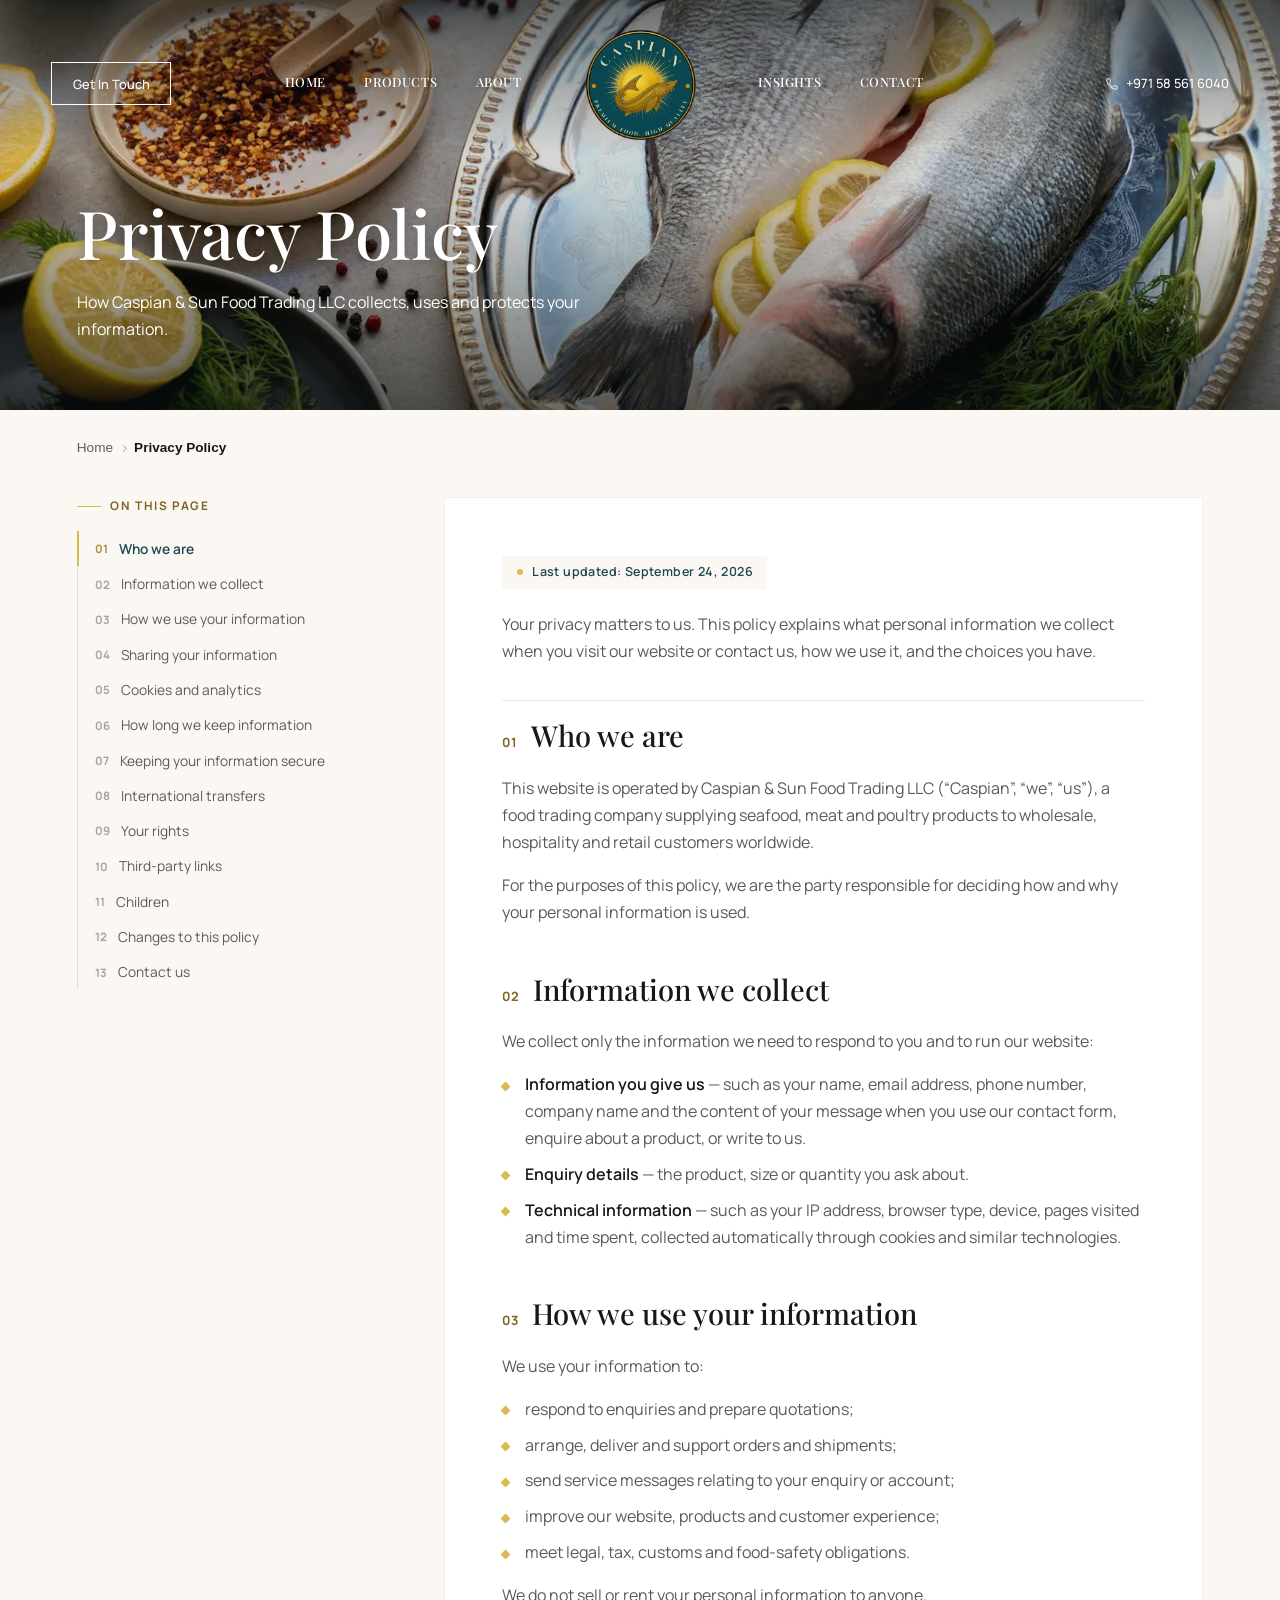
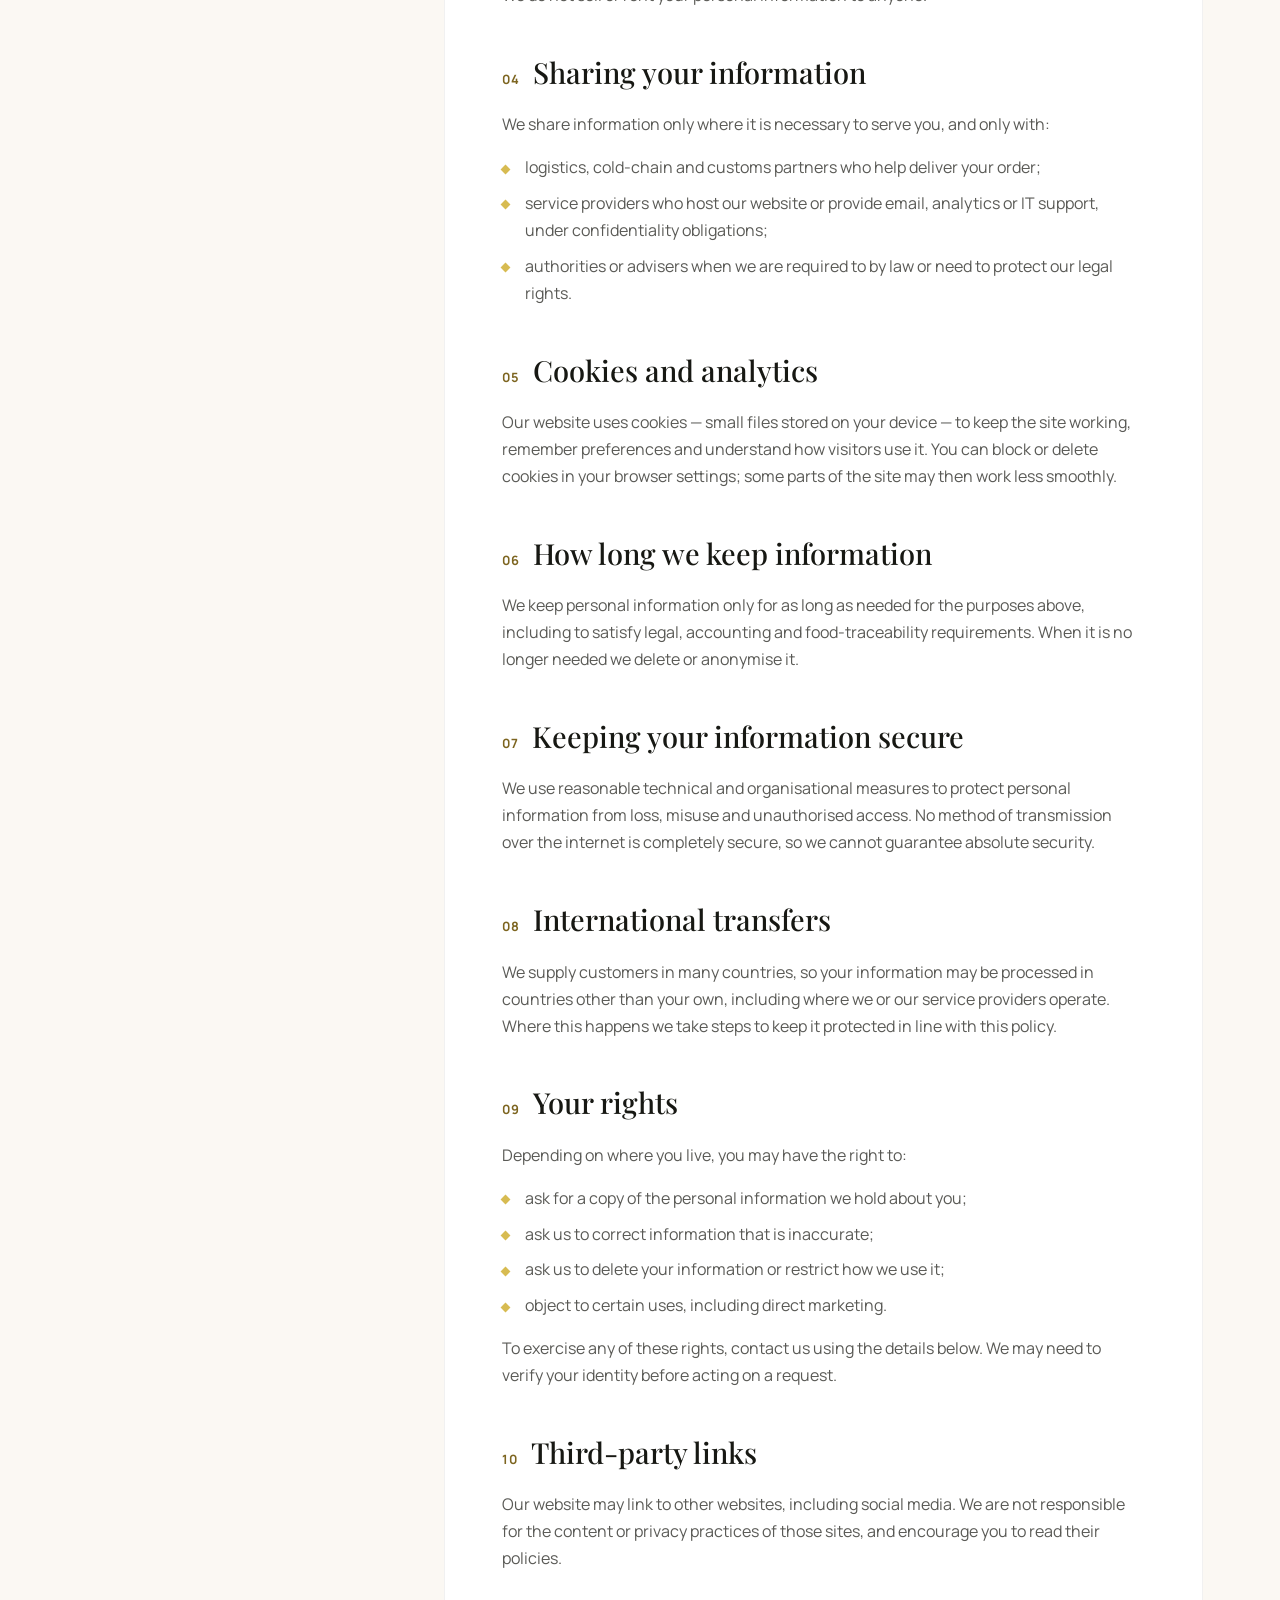
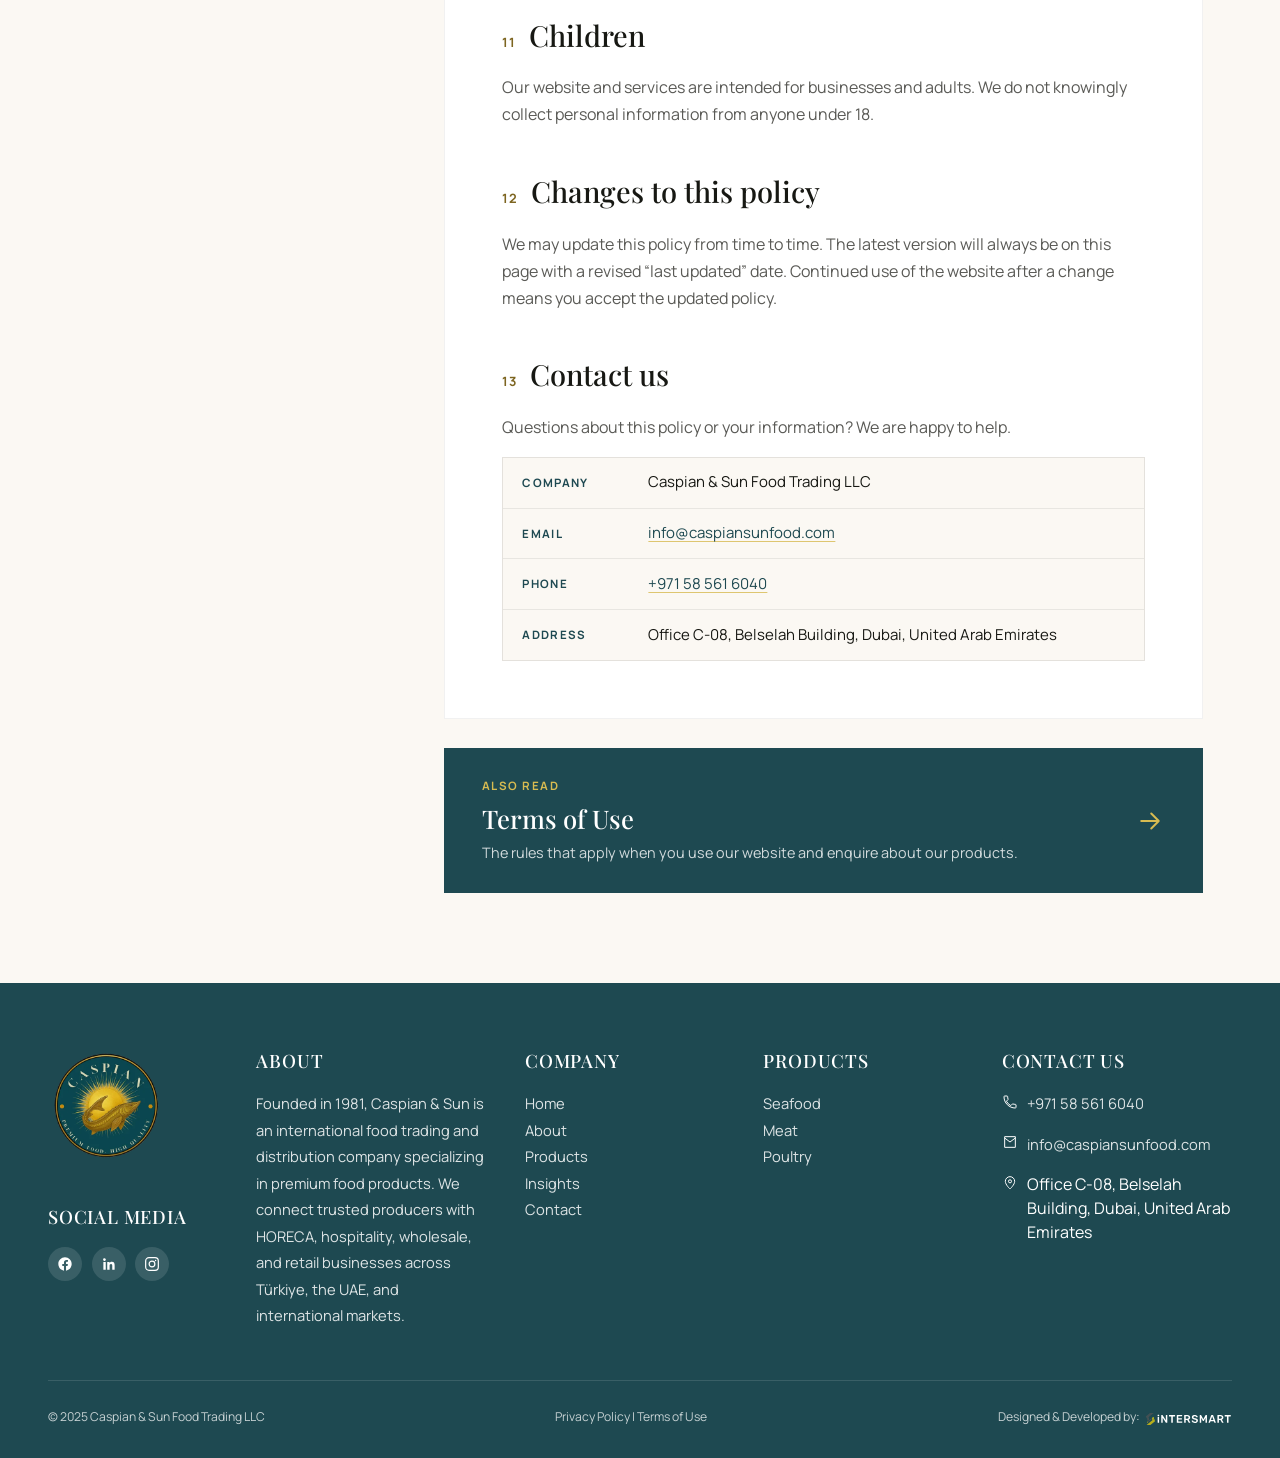
<file: privacy-policy.html>
<!DOCTYPE html>
<html lang="en">
<head>
  <meta charset="UTF-8">
<meta name="robots" content="noindex, nofollow, noarchive, nosnippet">
  <meta name="viewport" content="width=device-width, initial-scale=1.0">
  <title>Privacy Policy | Caspian &amp; Sun Food Trading LLC</title>
<style id="pl-css">#preloader{position:fixed;inset:0;z-index:99999;display:flex;align-items:center;justify-content:center;background:#F7F3EC;overflow:hidden;transition:opacity .4s ease .55s,visibility 0s linear .95s;}#preloader .pl-disc{position:absolute;left:50%;top:50%;width:clamp(124px,18vw,190px);height:clamp(124px,18vw,190px);margin:calc(clamp(124px,18vw,190px)/-2) 0 0 calc(clamp(124px,18vw,190px)/-2);border-radius:50%;background:#1E4951;box-shadow:0 10px 40px rgba(30,73,81,.25);transition:transform .8s cubic-bezier(.65,0,.35,1);will-change:transform;}#preloader .pl-logo{position:relative;width:clamp(96px,14vw,150px);height:clamp(96px,14vw,150px);display:flex;align-items:center;justify-content:center;}#preloader .pl-logo img{width:100%;height:100%;object-fit:contain;animation:plPulse 1.8s ease-in-out infinite;}#preloader .pl-ring{position:absolute;inset:-14px;border-radius:50%;border:2px solid rgba(215,187,81,.3);border-top-color:#D7BB51;animation:plSpin 1.1s linear infinite;transition:opacity .3s ease;}@keyframes plPulse{0%,100%{transform:scale(.97);}50%{transform:scale(1.03);}}@keyframes plSpin{to{transform:rotate(360deg);}}#preloader.pl-done{opacity:0;visibility:hidden;pointer-events:none;}#preloader.pl-done .pl-disc{transform:scale(40);}#preloader.pl-done .pl-logo img{animation:none;}#preloader.pl-done .pl-ring{opacity:0;}html.pl-skip #preloader{display:none;}@media (prefers-reduced-motion:reduce){#preloader .pl-logo img,#preloader .pl-ring{animation:none;}#preloader .pl-disc{transition:none;}#preloader{transition:opacity .3s ease,visibility 0s linear .3s;}}</style>
<script>try{if(sessionStorage.getItem("plSeen"))document.documentElement.classList.add("pl-skip")}catch(e){}</script>
  <meta name="description" content="How Caspian &amp; Sun Food Trading LLC collects, uses and protects personal information.">
  <link rel="icon" type="image/png" href="images/logo.png">
    <link rel="preload" as="image" href="images/hero/extracted_5_2000x1331.webp" fetchpriority="high" media="(min-width:769px)">
<link rel="preload" as="image" href="images/hero/extracted_5_2000x1331-sm.webp" fetchpriority="high" media="(max-width:768px)">
<link href="components.css?v=11" rel="stylesheet">
  <style>
    :root{--deep-teal:#1E4951;--rich-gold:#D7BB51;--antique-gold:#AA8D3F;--charcoal:#171813;--cream:#FBF8F3;--gutter:clamp(1.25rem,6vw,5.5rem);}
    *{margin:0;padding:0;box-sizing:border-box;}
    html{scroll-behavior:smooth;}
    body{font-family:'Manrope',sans-serif;color:var(--charcoal);background:var(--cream);line-height:1.5;}
    html,body{max-width:100%;overflow-x:hidden;}
    img{max-width:100%;display:block;}

    .reveal{opacity:0;transform:translateY(28px);transition:opacity .9s cubic-bezier(.16,1,.3,1),transform .9s cubic-bezier(.16,1,.3,1);}
    .reveal.in-view{opacity:1;transform:translateY(0);}
    @media (prefers-reduced-motion:reduce){.reveal{opacity:1!important;transform:none!important;transition:none!important;}}

    .hero{position:relative;height:clamp(260px,32vw,420px);background:linear-gradient(to bottom,rgba(10,15,15,.6) 0%,rgba(10,15,15,0) 38%),linear-gradient(to top,rgba(10,15,15,.62) 0%,rgba(10,15,15,.2) 50%,rgba(0,0,0,.05) 100%),url('images/hero/extracted_5_2000x1331.webp') center 40%/cover;display:flex;align-items:flex-end;padding:clamp(1.5rem,4vw,3.5rem) var(--gutter);color:#fff;}
    .hero-inner{max-width:1500px;margin:0 auto;width:100%;padding-bottom:clamp(.4rem,1.2vw,1rem);}
    .hero h1{font-family:'Playfair Display',serif;font-size:clamp(2.4rem,6.5vw,4.2rem);font-weight:500;margin-bottom:.4rem;text-shadow:0 2px 12px rgba(0,0,0,.25);opacity:0;animation:heroFadeUp .6s cubic-bezier(.16,1,.3,1) .05s forwards;}
    .hero p{font-size:16px;line-height:27px;max-width:520px;color:#fff;opacity:0;animation:heroFadeUp .6s cubic-bezier(.16,1,.3,1) .12s forwards;}
    @keyframes heroFadeUp{from{opacity:0;transform:translateY(22px);}to{opacity:1;transform:translateY(0);}}
    @media (prefers-reduced-motion:reduce){.hero h1,.hero p{animation:none;opacity:1;}}

    .crumbs{max-width:1500px;margin:0 auto;padding:clamp(1.2rem,2.5vw,1.8rem) var(--gutter) 0;font-size:clamp(.74rem,1.2vw,.85rem);color:#5f5f5a;display:flex;flex-wrap:wrap;align-items:center;gap:.5rem;}
    .crumbs a{color:#5f5f5a;text-decoration:none;transition:color .3s ease;}
    .crumbs a:hover{color:var(--deep-teal);}
    .crumbs .sep{width:5px;height:5px;border-top:1.2px solid #b5b5ad;border-right:1.2px solid #b5b5ad;transform:rotate(45deg);}
    .crumbs .current{color:var(--charcoal);font-weight:600;}

    .legal{max-width:1500px;margin:0 auto;padding:clamp(1.5rem,3vw,2.5rem) var(--gutter) clamp(3.5rem,7vw,6rem);display:grid;grid-template-columns:minmax(210px,290px) minmax(0,1fr);gap:clamp(2rem,6vw,6rem);align-items:start;}

    .toc{position:sticky;top:calc(clamp(60px,7vw,100px) + 1rem);}
    .toc h2{font-family:'Manrope',sans-serif;font-size:.74rem;font-weight:700;letter-spacing:1.6px;text-transform:uppercase;color:#7D6520;margin-bottom:1rem;display:flex;align-items:center;gap:.6rem;}
    .toc h2::before{content:'';width:24px;height:1px;background:var(--rich-gold);}
    .toc ol{list-style:none;counter-reset:t;border-left:1px solid rgba(23,24,19,.12);}
    .toc li{counter-increment:t;}
    .toc a{display:flex;gap:.7rem;padding:.5rem 0 .5rem 1rem;margin-left:-1px;border-left:2px solid transparent;font-size:.86rem;line-height:1.4;color:#5a5a56;text-decoration:none;transition:color .3s ease,border-color .3s ease,padding-left .3s ease;}
    .toc a::before{content:counter(t,decimal-leading-zero);font-weight:700;font-size:.72rem;color:#a5a59d;padding-top:.15rem;transition:color .3s ease;}
    .toc a:hover{color:var(--deep-teal);padding-left:1.2rem;}
    .toc a.active{color:var(--deep-teal);font-weight:600;border-left-color:var(--rich-gold);}
    .toc a.active::before{color:var(--antique-gold);}

    .doc{background:#fff;border:1px solid rgba(23,24,19,.06);padding:clamp(1.6rem,4.5vw,4rem);max-width:880px;}
    .updated{display:inline-flex;align-items:center;gap:.6rem;font-size:.78rem;font-weight:600;letter-spacing:.4px;color:var(--deep-teal);background:var(--cream);padding:.45rem .9rem;margin-bottom:1.4rem;}
    .updated::before{content:'';width:6px;height:6px;border-radius:50%;background:var(--rich-gold);}
    .lead{font-size:clamp(1rem,1.5vw,1.15rem);line-height:1.8;color:#3d3d38;padding-bottom:clamp(1.4rem,3vw,2.2rem);margin-bottom:clamp(1.4rem,3vw,2.2rem);border-bottom:1px solid rgba(23,24,19,.08);}
    .doc section{scroll-margin-top:110px;}
    .doc section + section{margin-top:clamp(1.8rem,3.5vw,2.8rem);}
    .doc h2{font-family:'Playfair Display',serif;font-weight:500;color:var(--charcoal);font-size:29px;line-height:36px;margin-bottom:.9rem;display:flex;gap:.8rem;align-items:baseline;}
    .doc h2 .n{font-family:'Manrope',sans-serif;font-size:.8rem;font-weight:700;color:#7D6520;letter-spacing:1px;flex:none;}
    .doc p{font-size:16px;line-height:27px;color:#5a5a56;margin-bottom:1rem;}
    .doc ul{margin:0 0 1rem;padding-left:0;list-style:none;}
    .doc li{position:relative;padding-left:1.4rem;font-size:16px;line-height:27px;color:#5a5a56;margin-bottom:.55rem;}
    .doc li::before{content:'';position:absolute;left:0;top:.72rem;width:7px;height:7px;background:var(--rich-gold);transform:rotate(45deg);}
    .doc strong{color:var(--charcoal);font-weight:600;}
    .doc a{color:var(--deep-teal);text-decoration:underline;text-decoration-color:rgba(215,187,81,.8);text-underline-offset:3px;transition:color .3s ease;}
    .doc a:hover{color:var(--antique-gold);}
    .contact-card{border:1px solid rgba(23,24,19,.1);background:var(--cream);margin-top:.4rem;}
    .contact-card div{display:grid;grid-template-columns:110px 1fr;gap:1rem;padding:.85rem 1.2rem;font-size:15px;color:#171813;}
    .contact-card div + div{border-top:1px solid rgba(23,24,19,.08);}
    .contact-card span{font-size:.72rem;font-weight:700;letter-spacing:1.3px;text-transform:uppercase;color:var(--deep-teal);padding-top:.15rem;}

    .also{max-width:880px;margin-top:clamp(1.2rem,2.5vw,1.8rem);}
    .also a{display:flex;justify-content:space-between;align-items:center;gap:1.5rem;background:var(--deep-teal);color:#fff;text-decoration:none;padding:clamp(1.2rem,2.4vw,1.8rem) clamp(1.4rem,3vw,2.4rem);position:relative;overflow:hidden;transition:transform .35s cubic-bezier(.16,1,.3,1),box-shadow .35s ease;}
    .also a:hover{transform:translateY(-3px);box-shadow:0 16px 34px rgba(30,73,81,.28);}
    .also small{display:block;font-size:.72rem;font-weight:700;letter-spacing:1.5px;text-transform:uppercase;color:var(--rich-gold);margin-bottom:.3rem;}
    .also b{display:block;font-family:'Playfair Display',serif;font-weight:500;font-size:clamp(1.2rem,2vw,1.6rem);margin-bottom:.2rem;}
    .also span.d{font-size:.9rem;color:rgba(255,255,255,.8);}
    .also svg{width:30px;height:30px;flex:none;stroke:var(--rich-gold);fill:none;stroke-width:1.6;stroke-linecap:round;stroke-linejoin:round;transition:transform .35s cubic-bezier(.34,1.56,.64,1);}
    .also a:hover svg{transform:translateX(6px);}

    @media (max-width:1024px){
      .legal{grid-template-columns:1fr;gap:1.6rem;}
      .toc{position:static;}
      .toc ol{border-left:none;display:flex;flex-wrap:wrap;gap:.5rem;}
      .toc a{border:1px solid rgba(23,24,19,.12);background:#fff;padding:.45rem .8rem;margin:0;font-size:.8rem;border-radius:2px;}
      .toc a::before{display:none;}
      .toc a:hover{padding-left:.8rem;}
      .toc a.active{border-color:var(--rich-gold);}
    }
    @media (max-width:600px){
      .doc h2{font-size:24px;line-height:31px;flex-direction:column;gap:.15rem;}
      .contact-card div{grid-template-columns:1fr;gap:.1rem;}
      .also a{flex-direction:column;align-items:flex-start;}
    }
    @media (max-width:480px){.hero{padding:1.5rem 1.25rem;}.hero p{max-width:100%;}}
  @media (max-width:768px){.hero{background:linear-gradient(to bottom,rgba(10,15,15,.6) 0%,rgba(10,15,15,0) 38%),linear-gradient(to top,rgba(10,15,15,.62) 0%,rgba(10,15,15,.2) 50%,rgba(0,0,0,.05) 100%),url('images/hero/extracted_5_2000x1331-sm.webp') center 40%/cover;}}
</style>
</head>
<body>
<div id="preloader" aria-hidden="true"><div class="pl-disc"></div><div class="pl-logo"><span class="pl-ring"></span><img width="360" height="360" src="casplogo.webp" alt=""></div></div>


  <div id="header-placeholder"></div>
<main id="main">

  <section class="hero">
    <div class="hero-inner">
      <h1>Privacy Policy</h1>
      <p>How Caspian &amp; Sun Food Trading LLC collects, uses and protects your information.</p>
    </div>
  </section>

  <div class="crumbs" role="navigation" aria-label="Breadcrumb">
    <a href="index.html">Home</a><span class="sep"></span>
    <span class="current">Privacy Policy</span>
  </div>

  <div class="legal">
    <aside class="toc reveal" aria-label="On this page">
      <h2>On this page</h2>
      <ol>
          <li><a href="#s1">Who we are</a></li>
          <li><a href="#s2">Information we collect</a></li>
          <li><a href="#s3">How we use your information</a></li>
          <li><a href="#s4">Sharing your information</a></li>
          <li><a href="#s5">Cookies and analytics</a></li>
          <li><a href="#s6">How long we keep information</a></li>
          <li><a href="#s7">Keeping your information secure</a></li>
          <li><a href="#s8">International transfers</a></li>
          <li><a href="#s9">Your rights</a></li>
          <li><a href="#s10">Third-party links</a></li>
          <li><a href="#s11">Children</a></li>
          <li><a href="#s12">Changes to this policy</a></li>
          <li><a href="#s13">Contact us</a></li>
      </ol>
    </aside>

    <div>
      <article class="doc reveal">
        <div class="updated">Last updated: September 24, 2026</div>
        <p class="lead">Your privacy matters to us. This policy explains what personal information we collect when you visit our website or contact us, how we use it, and the choices you have.</p>

      <section id="s1">
        <h2><span class="n">01</span>Who we are</h2>
        <p>This website is operated by Caspian &amp; Sun Food Trading LLC (&ldquo;Caspian&rdquo;, &ldquo;we&rdquo;, &ldquo;us&rdquo;), a food trading company supplying seafood, meat and poultry products to wholesale, hospitality and retail customers worldwide.</p>
        <p>For the purposes of this policy, we are the party responsible for deciding how and why your personal information is used.</p>
      </section>

      <section id="s2">
        <h2><span class="n">02</span>Information we collect</h2>
        <p>We collect only the information we need to respond to you and to run our website:</p>
        <ul><li><strong>Information you give us</strong> &mdash; such as your name, email address, phone number, company name and the content of your message when you use our contact form, enquire about a product, or write to us.</li><li><strong>Enquiry details</strong> &mdash; the product, size or quantity you ask about.</li><li><strong>Technical information</strong> &mdash; such as your IP address, browser type, device, pages visited and time spent, collected automatically through cookies and similar technologies.</li></ul>
      </section>

      <section id="s3">
        <h2><span class="n">03</span>How we use your information</h2>
        <p>We use your information to:</p>
        <ul><li>respond to enquiries and prepare quotations;</li><li>arrange, deliver and support orders and shipments;</li><li>send service messages relating to your enquiry or account;</li><li>improve our website, products and customer experience;</li><li>meet legal, tax, customs and food-safety obligations.</li></ul>
        <p>We do not sell or rent your personal information to anyone.</p>
      </section>

      <section id="s4">
        <h2><span class="n">04</span>Sharing your information</h2>
        <p>We share information only where it is necessary to serve you, and only with:</p>
        <ul><li>logistics, cold-chain and customs partners who help deliver your order;</li><li>service providers who host our website or provide email, analytics or IT support, under confidentiality obligations;</li><li>authorities or advisers when we are required to by law or need to protect our legal rights.</li></ul>
      </section>

      <section id="s5">
        <h2><span class="n">05</span>Cookies and analytics</h2>
        <p>Our website uses cookies &mdash; small files stored on your device &mdash; to keep the site working, remember preferences and understand how visitors use it. You can block or delete cookies in your browser settings; some parts of the site may then work less smoothly.</p>
      </section>

      <section id="s6">
        <h2><span class="n">06</span>How long we keep information</h2>
        <p>We keep personal information only for as long as needed for the purposes above, including to satisfy legal, accounting and food-traceability requirements. When it is no longer needed we delete or anonymise it.</p>
      </section>

      <section id="s7">
        <h2><span class="n">07</span>Keeping your information secure</h2>
        <p>We use reasonable technical and organisational measures to protect personal information from loss, misuse and unauthorised access. No method of transmission over the internet is completely secure, so we cannot guarantee absolute security.</p>
      </section>

      <section id="s8">
        <h2><span class="n">08</span>International transfers</h2>
        <p>We supply customers in many countries, so your information may be processed in countries other than your own, including where we or our service providers operate. Where this happens we take steps to keep it protected in line with this policy.</p>
      </section>

      <section id="s9">
        <h2><span class="n">09</span>Your rights</h2>
        <p>Depending on where you live, you may have the right to:</p>
        <ul><li>ask for a copy of the personal information we hold about you;</li><li>ask us to correct information that is inaccurate;</li><li>ask us to delete your information or restrict how we use it;</li><li>object to certain uses, including direct marketing.</li></ul>
        <p>To exercise any of these rights, contact us using the details below. We may need to verify your identity before acting on a request.</p>
      </section>

      <section id="s10">
        <h2><span class="n">10</span>Third-party links</h2>
        <p>Our website may link to other websites, including social media. We are not responsible for the content or privacy practices of those sites, and encourage you to read their policies.</p>
      </section>

      <section id="s11">
        <h2><span class="n">11</span>Children</h2>
        <p>Our website and services are intended for businesses and adults. We do not knowingly collect personal information from anyone under 18.</p>
      </section>

      <section id="s12">
        <h2><span class="n">12</span>Changes to this policy</h2>
        <p>We may update this policy from time to time. The latest version will always be on this page with a revised &ldquo;last updated&rdquo; date. Continued use of the website after a change means you accept the updated policy.</p>
      </section>

      <section id="s13">
        <h2><span class="n">13</span>Contact us</h2>
        <p>Questions about this policy or your information? We are happy to help.</p>
        <div class="contact-card">
        <div><span>Company</span>Caspian &amp; Sun Food Trading LLC</div>
        <div><span>Email</span><a href="mailto:info@caspiansunfood.com">info@caspiansunfood.com</a></div>
        <div><span>Phone</span><a href="tel:+971585616040">+971 58 561 6040</a></div>
        <div><span>Address</span>Office C-08, Belselah Building, Dubai, United Arab Emirates</div>
      </div>
      </section>
      </article>

      <div class="also reveal">
        <a href="terms.html">
          <div><small>Also read</small><b>Terms of Use</b><span class="d">The rules that apply when you use our website and enquire about our products.</span></div>
          <svg viewBox="0 0 24 24"><path d="M5 12h14M13 6l6 6-6 6"/></svg>
        </a>
      </div>
    </div>
  </div>

  </main>
<div id="footer-placeholder"></div>

  <script src="components.js?v=6"></script>
  <script>
  (function(){
    var links=[].slice.call(document.querySelectorAll('.toc a'));
    var secs=links.map(function(a){return document.querySelector(a.getAttribute('href'));});
    function spy(){
      var y=window.scrollY+140,cur=0;
      secs.forEach(function(s,i){if(s&&s.offsetTop<=y)cur=i;});
      links.forEach(function(a,i){a.classList.toggle('active',i===cur);});
    }
    window.addEventListener('scroll',spy,{passive:true});spy();
    links.forEach(function(a){a.addEventListener('click',function(e){
      var t=document.querySelector(a.getAttribute('href'));
      if(t){e.preventDefault();t.scrollIntoView({behavior:'smooth',block:'start'});history.replaceState(null,'',a.getAttribute('href'));}
    });});
  })();
  </script>
</body>
</html>
</file>
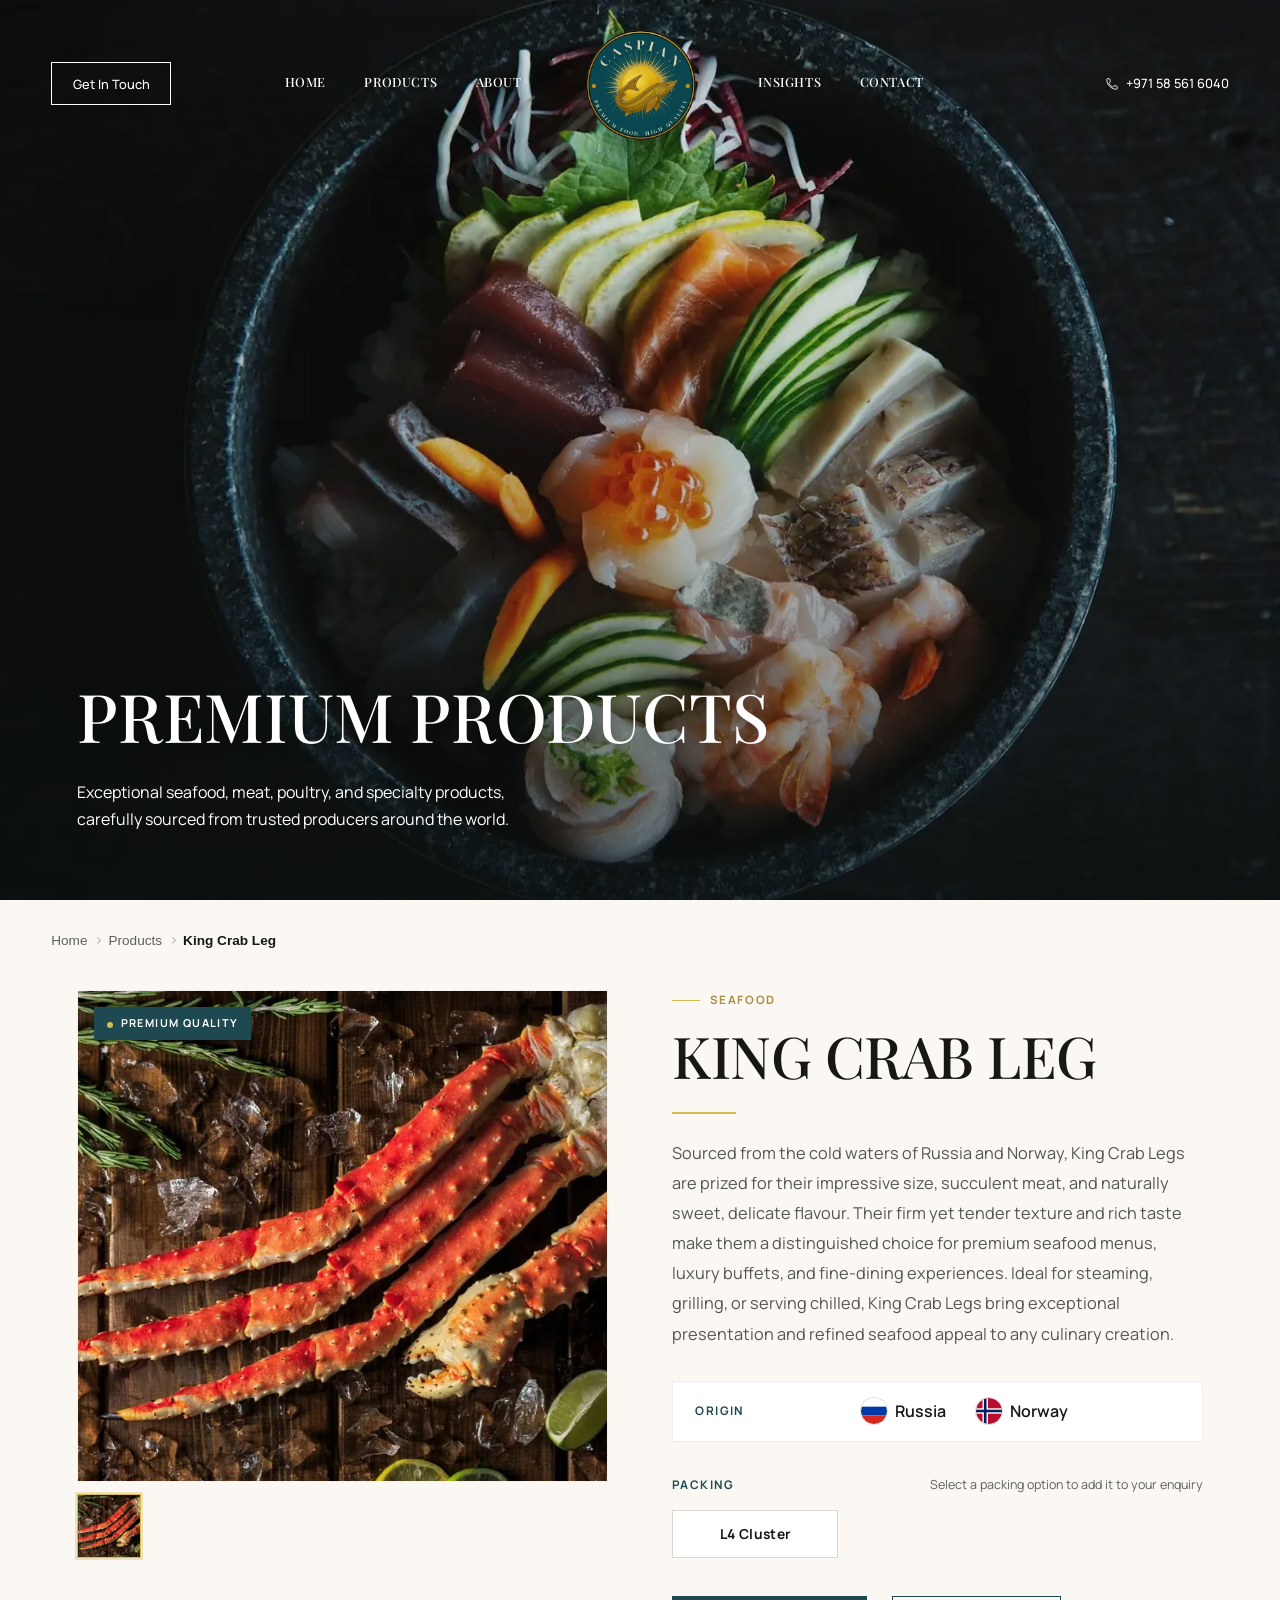
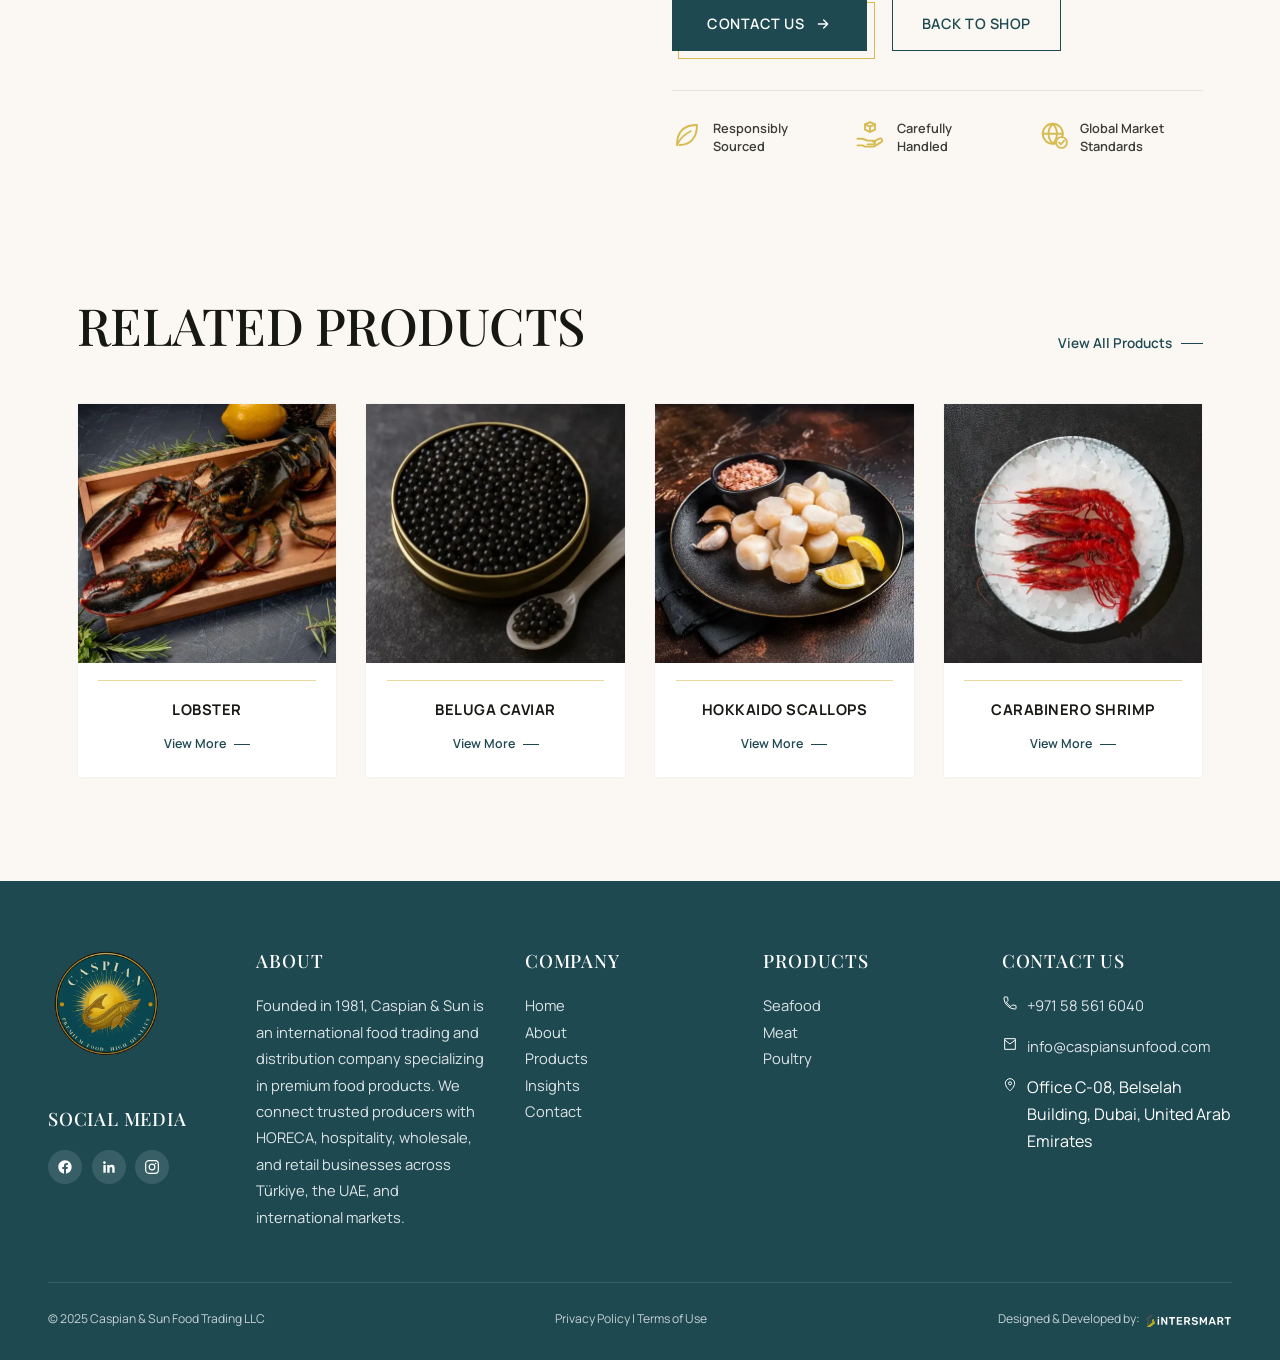
<file: product-detail.html>
<!DOCTYPE html>
<html lang="en">
<head>
  <meta charset="UTF-8">
<meta name="robots" content="noindex, nofollow, noarchive, nosnippet">
  <meta name="viewport" content="width=device-width, initial-scale=1.0">
  <title>Product | Caspian & Sun Food Trading LLC</title>
<style id="pl-css">#preloader{position:fixed;inset:0;z-index:99999;display:flex;align-items:center;justify-content:center;background:#F7F3EC;overflow:hidden;transition:opacity .4s ease .55s,visibility 0s linear .95s;}#preloader .pl-disc{position:absolute;left:50%;top:50%;width:clamp(124px,18vw,190px);height:clamp(124px,18vw,190px);margin:calc(clamp(124px,18vw,190px)/-2) 0 0 calc(clamp(124px,18vw,190px)/-2);border-radius:50%;background:#1E4951;box-shadow:0 10px 40px rgba(30,73,81,.25);transition:transform .8s cubic-bezier(.65,0,.35,1);will-change:transform;}#preloader .pl-logo{position:relative;width:clamp(96px,14vw,150px);height:clamp(96px,14vw,150px);display:flex;align-items:center;justify-content:center;}#preloader .pl-logo img{width:100%;height:100%;object-fit:contain;animation:plPulse 1.8s ease-in-out infinite;}#preloader .pl-ring{position:absolute;inset:-14px;border-radius:50%;border:2px solid rgba(215,187,81,.3);border-top-color:#D7BB51;animation:plSpin 1.1s linear infinite;transition:opacity .3s ease;}@keyframes plPulse{0%,100%{transform:scale(.97);}50%{transform:scale(1.03);}}@keyframes plSpin{to{transform:rotate(360deg);}}#preloader.pl-done{opacity:0;visibility:hidden;pointer-events:none;}#preloader.pl-done .pl-disc{transform:scale(40);}#preloader.pl-done .pl-logo img{animation:none;}#preloader.pl-done .pl-ring{opacity:0;}html.pl-skip #preloader{display:none;}@media (prefers-reduced-motion:reduce){#preloader .pl-logo img,#preloader .pl-ring{animation:none;}#preloader .pl-disc{transition:none;}#preloader{transition:opacity .3s ease,visibility 0s linear .3s;}}</style>
<script>try{if(sessionStorage.getItem("plSeen"))document.documentElement.classList.add("pl-skip")}catch(e){}</script>
  <meta name="description" content="Premium seafood, meat and poultry from trusted international producers, supplied by Caspian &amp; Sun Food Trading.">
  <link rel="icon" type="image/png" href="images/logo.png">
    <link rel="preload" as="image" href="images/hero/hero-seafood.webp" fetchpriority="high" media="(min-width:769px)">
<link rel="preload" as="image" href="images/hero/hero-seafood-sm.webp" fetchpriority="high" media="(max-width:768px)">
<link href="components.css?v=11" rel="stylesheet">
  <style>
    :root{--deep-teal:#1E4951;--rich-gold:#D7BB51;--antique-gold:#AA8D3F;--charcoal:#171813;--cream:#FBF8F3;--gutter:clamp(1.25rem,6vw,5.5rem);}
    *{margin:0;padding:0;box-sizing:border-box;}
    html{scroll-behavior:smooth;}
    body{font-family:'Manrope',sans-serif;color:var(--charcoal);background:var(--cream);line-height:1.7;}
    img{max-width:100%;display:block;}
    html,body{max-width:100%;overflow-x:clip;}

    /* SCROLL-REVEAL */
    .reveal{opacity:0;transform:translateY(32px);transition:opacity .9s cubic-bezier(.16,1,.3,1),transform .9s cubic-bezier(.16,1,.3,1);}
    .reveal.in-view{opacity:1;transform:translateY(0);}
    @media (prefers-reduced-motion:reduce){.reveal{opacity:1!important;transform:none!important;transition:none!important;}}

    /* BANNER */
    .hero{position:relative;height:100vh;height:100dvh;background:linear-gradient(to top,rgba(10,15,15,.62) 0%,rgba(10,15,15,.2) 50%,rgba(0,0,0,.05) 100%),url('images/hero/hero-seafood.webp') center 35%/cover;display:flex;align-items:flex-end;padding:clamp(1.5rem,4vw,3.5rem) var(--gutter);color:#fff;}
    .hero-inner{max-width:1500px;margin:0 auto;width:100%;padding-bottom:clamp(.4rem,1.2vw,1rem);}
    .hero .hero-title{font-family:'Playfair Display',serif;font-size:clamp(2.4rem,6.5vw,4.2rem);font-weight:500;margin-bottom:.4rem;text-shadow:0 2px 12px rgba(0,0,0,.25);opacity:0;animation:heroFadeUp .6s cubic-bezier(.16,1,.3,1) .05s forwards;}
    .hero p{font-size:clamp(.8rem,1.6vw,1rem);max-width:480px;color:#fff;opacity:0;animation:heroFadeUp .6s cubic-bezier(.16,1,.3,1) .12s forwards;}
    @keyframes heroFadeUp{from{opacity:0;transform:translateY(22px);}to{opacity:1;transform:translateY(0);}}
    @media (prefers-reduced-motion:reduce){.hero .hero-title,.hero p{animation:none;opacity:1;}}

    /* PRODUCT DETAIL */
    .detail{max-width:1500px;margin:0 auto;padding:clamp(1.5rem,3vw,2.5rem) var(--gutter) clamp(3rem,6vw,5rem);display:grid;grid-template-columns:minmax(0,1fr) minmax(0,1fr);gap:clamp(2rem,5vw,4.5rem);align-items:start;}

    /* gallery */
    .gallery{position:sticky;top:calc(clamp(60px,7vw,100px) + 1rem);}
    .gallery-main{position:relative;background:#fff;aspect-ratio:1.08/1;overflow:hidden;border:1px solid rgba(23,24,19,.06);}
    .gallery-main img{width:100%;height:100%;object-fit:cover;transition:transform .8s cubic-bezier(.16,1,.3,1),opacity .35s ease;}
    .gallery-main{cursor:zoom-in;}
    .gallery-main img{transition:transform .25s ease-out,opacity .35s ease;}
    @media (hover:hover){.gallery-main:hover img{transform:scale(2);}}
    .gallery-main img.swap{opacity:0;}
    .badge{position:absolute;top:1rem;left:1rem;background:var(--deep-teal);color:#fff;font-size:.68rem;font-weight:700;letter-spacing:1.4px;text-transform:uppercase;padding:.45rem .8rem;}
    .badge::before{content:'';display:inline-block;width:6px;height:6px;background:var(--rich-gold);border-radius:50%;margin-right:.5rem;vertical-align:middle;}
    .thumbs{display:flex;flex-direction:row;flex-wrap:wrap;gap:10px;margin-top:12px;}
    .thumb{position:relative;width:64px;height:64px;flex:none;aspect-ratio:1/1;background:#fff;border:1px solid rgba(23,24,19,.08);padding:0;cursor:pointer;overflow:hidden;transition:border-color .3s ease,transform .3s ease,box-shadow .3s ease;}
    .thumb img{width:100%;height:100%;object-fit:cover;opacity:.75;transition:opacity .3s ease,transform .5s ease;}
    .thumb:hover{transform:translateY(-3px);box-shadow:0 10px 22px rgba(0,0,0,.08);}
    .thumb:hover img{opacity:1;transform:scale(1.05);}
    .thumb.active{border-color:var(--rich-gold);box-shadow:0 0 0 2px rgba(215,187,81,.35);}
    .thumb.active img{opacity:1;}
    .thumb:focus-visible{outline:2px solid var(--rich-gold);outline-offset:2px;}

    /* info */
    .info{display:flex;flex-direction:column;}
    .tag{display:inline-flex;align-items:center;gap:.6rem;align-self:flex-start;font-size:.72rem;font-weight:700;letter-spacing:1.6px;text-transform:uppercase;color:var(--antique-gold);margin-bottom:.9rem;}
    .tag::before{content:'';width:28px;height:1px;background:var(--rich-gold);}
    .info h1{font-family:'Playfair Display',serif;font-size:clamp(2rem,4.6vw,3.6rem);font-weight:500;line-height:1.1;letter-spacing:-.5px;text-transform:uppercase;color:var(--charcoal);}
    .rule{width:64px;height:2px;background:var(--rich-gold);margin:clamp(1rem,2vw,1.5rem) 0;}
    .desc{font-size:clamp(.92rem,1.5vw,1.02rem);line-height:1.85;color:#55554f;max-width:60ch;}

    .specs{margin-top:clamp(1.4rem,2.6vw,2rem);background:#fff;border:1px solid rgba(23,24,19,.07);}
    .spec-row{display:grid;grid-template-columns:minmax(110px,150px) 1fr;align-items:center;gap:1rem;padding:1rem clamp(1rem,2vw,1.4rem);}
    .spec-row + .spec-row{border-top:1px solid rgba(23,24,19,.07);}
    .spec-label{font-size:.74rem;font-weight:700;letter-spacing:1.4px;text-transform:uppercase;color:var(--deep-teal);}
    .spec-value{display:flex;align-items:center;gap:.65rem;font-weight:600;font-size:1rem;}
    .flag{width:26px;height:26px;border-radius:50%;flex:none;box-shadow:0 0 0 1px rgba(0,0,0,.12);}

    .sizes-block{margin-top:clamp(1.4rem,2.6vw,2rem);}
    .sizes-head{display:flex;justify-content:space-between;align-items:baseline;flex-wrap:wrap;gap:.4rem;margin-bottom:.9rem;}
    .sizes-head .spec-label{margin:0;}
    .sizes-hint{font-size:.78rem;color:#5f5f5a;transition:color .3s ease;}
    .sizes-hint strong{color:var(--deep-teal);}
    .sizes{display:grid;grid-template-columns:repeat(3,minmax(0,1fr));gap:clamp(.6rem,1.4vw,1rem);}
    .size{position:relative;display:flex;flex-direction:column;align-items:center;justify-content:flex-end;gap:.55rem;padding:1.1rem .5rem .9rem;min-height:112px;background:#fff;border:1px solid #d9d9d2;cursor:pointer;font-family:inherit;color:var(--charcoal);transition:border-color .3s ease,transform .3s ease,box-shadow .3s ease,background .3s ease;}
    .size svg{stroke:var(--deep-teal);fill:none;stroke-width:1.3;stroke-linecap:round;stroke-linejoin:round;transition:transform .35s cubic-bezier(.34,1.56,.64,1);}
    .size .s1{width:40px;height:28px;}.size .s2{width:54px;height:37px;}.size .s3{width:68px;height:47px;}
    .size span{font-size:.86rem;font-weight:700;letter-spacing:.3px;}
    .size:hover{transform:translateY(-3px);border-color:var(--rich-gold);box-shadow:0 12px 26px rgba(0,0,0,.08);}
    .size:hover svg{transform:scale(1.08) rotate(-3deg);}
    .size.active{border-color:var(--rich-gold);background:#fffdf5;box-shadow:0 0 0 2px rgba(215,187,81,.35);}
    .size.active span{color:var(--deep-teal);}
    .size::after{content:'';position:absolute;top:8px;right:8px;width:16px;height:16px;border-radius:50%;background:var(--deep-teal) url('data:image/svg+xml;utf8,<svg xmlns="http://www.w3.org/2000/svg" viewBox="0 0 24 24" fill="none" stroke="white" stroke-width="3.4" stroke-linecap="round" stroke-linejoin="round"><path d="M5 12.5l4.5 4.5L19 7.5"/></svg>') center/10px no-repeat;transform:scale(0);transition:transform .3s cubic-bezier(.34,1.56,.64,1);}
    .size.active::after{transform:scale(1);}
    .size:focus-visible{outline:2px solid var(--rich-gold);outline-offset:2px;}

    .cta-row{display:flex;flex-wrap:wrap;gap:1.4rem 1.6rem;margin-top:clamp(1.6rem,3vw,2.4rem);align-items:center;}
    .btn-shop{position:relative;display:inline-block;}
    .btn-shop::after{content:'';position:absolute;bottom:-8px;right:-8px;width:100%;height:100%;border:1.5px solid var(--rich-gold);z-index:0;transition:transform .35s cubic-bezier(.34,1.56,.64,1);}
    .btn-shop:hover::after{transform:translate(4px,4px);}
    .btn-shop a{position:relative;z-index:1;display:inline-flex;align-items:center;gap:.7rem;background:var(--deep-teal);color:#fff;padding:.95rem 2.2rem;font-size:.9rem;font-weight:600;text-decoration:none;text-transform:uppercase;letter-spacing:.5px;transition:background .3s ease,transform .35s cubic-bezier(.34,1.56,.64,1);}
    .btn-shop:hover a{background:#0f3a46;transform:translate(-3px,-3px);}
    .btn-shop a svg{width:16px;height:16px;stroke:currentColor;fill:none;stroke-width:2;stroke-linecap:round;stroke-linejoin:round;transition:transform .3s ease;}
    .btn-shop:hover a svg{transform:translateX(4px);}
    .btn-outline{display:inline-flex;align-items:center;gap:.6rem;padding:.9rem 1.8rem;border:1px solid var(--deep-teal);color:var(--deep-teal);font-size:.9rem;font-weight:600;text-decoration:none;text-transform:uppercase;letter-spacing:.5px;transition:background .3s ease,color .3s ease,transform .3s ease,box-shadow .3s ease;}
    .btn-outline:hover{background:var(--deep-teal);color:#fff;transform:translateY(-3px);box-shadow:0 10px 22px rgba(30,73,81,.25);}

    .assure{display:grid;grid-template-columns:repeat(3,minmax(0,1fr));gap:clamp(.6rem,1.6vw,1.2rem);margin-top:clamp(1.8rem,3vw,2.6rem);padding-top:clamp(1.2rem,2.4vw,1.8rem);border-top:1px solid rgba(23,24,19,.09);}
    .assure-item{display:flex;align-items:flex-start;gap:.7rem;font-size:.8rem;line-height:1.4;font-weight:600;color:#3d3d38;}
    .assure-item svg{width:30px;height:30px;flex:none;stroke:var(--rich-gold);fill:none;stroke-width:1.5;stroke-linecap:round;stroke-linejoin:round;}

    /* RELATED */
    .related{max-width:1500px;margin:0 auto;padding:clamp(2rem,5vw,4rem) var(--gutter) clamp(4rem,8vw,6.5rem);}
    .related-head{display:flex;justify-content:space-between;align-items:flex-end;gap:1rem;flex-wrap:wrap;margin-bottom:clamp(1.8rem,4vw,3rem);}
    .related-title{font-family:'Playfair Display',serif;font-size:clamp(1.9rem,4.6vw,3.2rem);font-weight:500;line-height:1.15;letter-spacing:-.5px;text-transform:uppercase;}
    .view-all{display:inline-flex;align-items:center;gap:.6rem;font-size:.85rem;font-weight:600;color:var(--deep-teal);text-decoration:none;}
    .view-all .dash{width:22px;height:1px;background:currentColor;transition:width .3s ease;}
    .view-all:hover{color:var(--antique-gold);}
    .view-all:hover .dash{width:32px;}
    .related-grid{display:grid;grid-template-columns:repeat(4,minmax(0,1fr));gap:clamp(1rem,2.2vw,2rem);}
    .rcard{display:flex;flex-direction:column;background:#fff;text-decoration:none;color:inherit;border:1px solid rgba(23,24,19,.05);transition:transform .4s cubic-bezier(.16,1,.3,1),box-shadow .4s ease;}
    .rcard:hover{transform:translateY(-6px);box-shadow:0 22px 44px rgba(0,0,0,.09);}
    .rimg{aspect-ratio:1/1;overflow:hidden;}
    .rimg img{width:100%;height:100%;object-fit:cover;transition:transform .8s cubic-bezier(.16,1,.3,1);}
    .rcard:hover .rimg img{transform:scale(1.08);}
    .rbody{padding:1.1rem clamp(1rem,1.6vw,1.4rem) 1.3rem;text-align:center;}
    .rbody h3{font-size:clamp(.8rem,1.15vw,.95rem);font-weight:700;letter-spacing:.5px;text-transform:uppercase;padding-top:1rem;border-top:1px solid rgba(215,187,81,.55);}
    .rmore{display:inline-flex;align-items:center;gap:.5rem;margin-top:.7rem;font-size:.78rem;font-weight:600;color:var(--deep-teal);transition:color .3s ease,gap .3s ease;}
    .rmore .dash{width:16px;height:1px;background:currentColor;transition:width .3s ease;}
    .rcard:hover .rmore{color:var(--antique-gold);}
    .rcard:hover .rmore .dash{width:26px;}

    /* RESPONSIVE */
    @media (max-width:1024px){
      .related-grid{grid-template-columns:repeat(2,minmax(0,1fr));}
    }
    .origin-item{display:inline-flex;align-items:center;gap:.5rem;margin-right:1.2rem;}
    .size{min-height:auto;flex-direction:row;padding:.85rem .6rem;justify-content:center;}
    @media (max-width:900px){
      .detail{grid-template-columns:1fr;}
      .gallery{position:static;}
    }
    @media (max-width:600px){
      .spec-row{grid-template-columns:1fr;gap:.4rem;}
      .assure{grid-template-columns:repeat(3,minmax(0,1fr));gap:.6rem;align-items:start;}
      .assure-item{flex-direction:column;align-items:center;text-align:center;gap:.5rem;font-size:.72rem;}
      .cta-row{flex-direction:column;align-items:stretch;}
      .btn-shop,.btn-shop a,.btn-outline{width:100%;justify-content:center;}
    }
    @media (max-width:480px){
      .hero{padding:1.5rem 1.25rem;}
      .hero p{max-width:100%;}
      .related-grid{grid-template-columns:1fr;}
      .sizes{gap:.5rem;}
      .size{padding:1rem .3rem .8rem;min-height:100px;}
    }
  @media (max-width:768px){.hero{background:linear-gradient(to top,rgba(10,15,15,.62) 0%,rgba(10,15,15,.2) 50%,rgba(0,0,0,.05) 100%),url('images/hero/hero-seafood-sm.webp') center 35%/cover;}}
</style>
</head>
<body>
<div id="preloader" aria-hidden="true"><div class="pl-disc"></div><div class="pl-logo"><span class="pl-ring"></span><img width="360" height="360" src="casplogo.webp" alt=""></div></div>


  <div id="header-placeholder"></div>

  <svg width="0" height="0" style="position:absolute" aria-hidden="true" focusable="false">
    <defs>
      <symbol id="shrimp" viewBox="0 0 64 44">
<path d="M6 26C6 12 22 4 38 8c14 4 22 16 16 28"/>
<path d="M12 30C16 18 30 14 40 18c8 3 10 10 7 16"/>
<path d="M6 26l6 4M6 26L1 21"/>
<path d="M47 34l3 8M47 34l8 5M54 36l8-1M54 36l6 7"/>
<path d="M26 6.3l3 10.2M34 6.8l2.5 10M43 9.5v9.5M50.5 14.5l-3 8.5"/>
<path d="M18 24l-4 5M26 19.5l-4 5.5M35 18.5l-2 6"/>
<path d="M6 25C4 18 3 10 6 3M7 27C2 24 1 17 2 10"/>
<circle cx="10" cy="23.5" r="1.1" fill="currentColor"/>
</symbol>
      <clipPath id="flagClip"><circle cx="12" cy="12" r="12"/></clipPath>
    </defs>
  </svg>

  <section class="hero">
    <div class="hero-inner">
      <div class="hero-title">PREMIUM PRODUCTS</div>
      <p>Exceptional seafood, meat, poultry, and specialty products, carefully sourced from trusted producers around the world.</p>
    </div>
  </section>

  <div class="crumbs" role="navigation" aria-label="Breadcrumb">
    <a href="index.html">Home</a><span class="sep"></span>
    <a href="products.html">Products</a><span class="sep"></span>
    <span class="current" id="crumbName">Product</span>
  </div>

  <main class="detail">

    <div class="gallery reveal">
      <div class="gallery-main">
        <span class="badge">Premium Quality</span>
        <img id="mainImg" src="" alt="">
      </div>
      <div class="thumbs" id="thumbs" role="tablist" aria-label="Product photos"></div>
    </div>
    <div class="info">
      <span class="tag reveal" id="pTag"></span>
      <h1 class="reveal" id="pName"></h1>
      <div class="rule reveal"></div>
      <p class="desc reveal" id="pDesc"></p>

      <div class="specs reveal">
        <div class="spec-row">
          <div class="spec-label">Origin</div>
          <div class="spec-value" id="pOrigin"></div>
        </div>
      </div>
      <div class="sizes-block reveal">
        <div class="sizes-head">
          <div class="spec-label">Packing</div>
          <div class="sizes-hint" id="sizesHint">Select a packing option to add it to your enquiry</div>
        </div>
        <div class="sizes" id="sizes" role="radiogroup" aria-label="Available packing"></div>
      </div>
      <div class="cta-row reveal">
        <div class="btn-shop"><a id="enquireBtn" href="contact.html">Contact Us <svg viewBox="0 0 24 24"><path d="M5 12h14M13 6l6 6-6 6"/></svg></a></div>
        <a class="btn-outline" href="products.html">Back to Shop</a>
      </div>

      <div class="assure reveal">
        <div class="assure-item"><svg viewBox="0 0 24 24"><path d="M4 20C4 10 9 4 20 4c0 10-5 16-14 16"/><path d="M4 20c2.5-5.5 6.5-9 11-11"/></svg>Responsibly<br>Sourced</div>
        <div class="assure-item"><svg viewBox="0 0 24 24"><path d="M8 3.5l4-1.8 4 1.8v4.2l-4 1.8-4-1.8z"/><path d="M8 3.5l4 1.8 4-1.8M12 5.3v4.2"/><path d="M2 15h4l4 1.5h4.5a1.5 1.5 0 0 1 0 3H10"/><path d="M14.5 17.5l5-2.6a1.6 1.6 0 0 1 1.8 2.6L15 21.3H8L6 20.3H2"/></svg>Carefully<br>Handled</div>
        <div class="assure-item"><svg viewBox="0 0 24 24"><circle cx="11" cy="11" r="8"/><path d="M3 11h16M11 3c2.3 2.4 3.4 5 3.4 8s-1.1 5.6-3.4 8c-2.3-2.4-3.4-5-3.4-8s1.1-5.6 3.4-8z"/><circle cx="18" cy="18" r="4.3" fill="#fcfaf8"/><path d="M16 18l1.5 1.5 2.6-3"/></svg>Global Market<br>Standards</div>
      </div>
      </div>
    </div>

  </main>

  <section class="related">
    <div class="related-head reveal">
      <h2 class="related-title">Related Products</h2>
      <a class="view-all" href="products.html">View All Products <span class="dash"></span></a>
    </div>
    <div class="related-grid" id="related"></div>
  </section>

  <div id="footer-placeholder"></div>

  <script src="components.js?v=6"></script>
  <script src="js/products-data.js"></script>
  <script>
  (function(){
    var list=window.PRODUCTS||[];
    var slug=new URLSearchParams(location.search).get('p');
    var p=list.filter(function(x){return x.slug===slug;})[0]||list[0];
    if(!p)return;
    function esc(t){return String(t).replace(/[&<>"]/g,function(c){return {'&':'&amp;','<':'&lt;','>':'&gt;','"':'&quot;'}[c];});}
    var FLAGS={
      Russia:'<rect width="24" height="8" fill="#fff"/><rect y="8" width="24" height="8" fill="#0039A6"/><rect y="16" width="24" height="8" fill="#D52B1E"/>',
      Norway:'<rect width="24" height="24" fill="#BA0C2F"/><rect x="6" width="5" height="24" fill="#fff"/><rect y="9.5" width="24" height="5" fill="#fff"/><rect x="7.3" width="2.4" height="24" fill="#00205B"/><rect y="10.8" width="24" height="2.4" fill="#00205B"/>',
      Canada:'<rect width="24" height="24" fill="#fff"/><rect width="6" height="24" fill="#D80621"/><rect x="18" width="6" height="24" fill="#D80621"/><path d="M12 6l1.6 3.4 2.4-.8-.8 3.2 2 1-3.6 1.6.4 2.6H12h-2.0l.4-2.6L6.8 12.8l2-1-.8-3.2 2.4.8z" fill="#D80621"/>',
      France:'<rect width="8" height="24" fill="#0055A4"/><rect x="8" width="8" height="24" fill="#fff"/><rect x="16" width="8" height="24" fill="#EF4135"/>',
      Japan:'<rect width="24" height="24" fill="#fff"/><circle cx="12" cy="12" r="6" fill="#BC002D"/>',
      Spain:'<rect width="24" height="24" fill="#C60B1E"/><rect y="6" width="24" height="12" fill="#FFC400"/>',
      USA:'<rect width="24" height="24" fill="#fff"/><g fill="#B22234"><rect y="0" width="24" height="3.4"/><rect y="6.9" width="24" height="3.4"/><rect y="13.7" width="24" height="3.4"/><rect y="20.6" width="24" height="3.4"/></g><rect width="12" height="13.7" fill="#3C3B6E"/>',
      Australia:'<rect width="24" height="24" fill="#00008B"/><rect width="12" height="12" fill="#00008B"/><path d="M0 0l12 12M12 0L0 12" stroke="#fff" stroke-width="2"/><path d="M6 0v12M0 6h12" stroke="#fff" stroke-width="3.4"/><path d="M6 0v12M0 6h12" stroke="#CC142B" stroke-width="1.8"/><circle cx="8" cy="19" r="1.6" fill="#fff"/><circle cx="18" cy="8" r="1" fill="#fff"/><circle cx="17" cy="19" r="1" fill="#fff"/><circle cx="21" cy="14" r="1" fill="#fff"/>',
      Argentina:'<rect width="24" height="24" fill="#74ACDF"/><rect y="8" width="24" height="8" fill="#fff"/><circle cx="12" cy="12" r="2" fill="#F6B40E"/>',
      Hungary:'<rect width="24" height="8" fill="#CE2939"/><rect y="8" width="24" height="8" fill="#fff"/><rect y="16" width="24" height="8" fill="#477050"/>'
    };
    FLAGS.Alaska=FLAGS.USA;
    var defs=document.getElementById('flagClip');
    function flag(c){
      var g=FLAGS[c];
      if(!g)return '';
      return '<svg class="flag" viewBox="0 0 24 24" role="img" aria-label="'+esc(c)+' flag"><g clip-path="url(#flagClip)">'+g+'</g></svg>';
    }
    document.title=p.name+' | Caspian & Sun Food Trading LLC';
    document.getElementById('crumbName').textContent=p.name;
    var main=document.getElementById('mainImg');
    main.src=p.image;main.alt=p.name;
    var imgs=p.images&&p.images.length?p.images:[p.image];
    var thumbsEl=document.getElementById('thumbs');
    thumbsEl.innerHTML=imgs.map(function(src,i){return '<button class="thumb'+(i===0?' active':'')+'" type="button" role="tab" aria-selected="'+(i===0)+'" data-src="'+esc(src)+'" aria-label="Show photo '+(i+1)+'"><img loading="lazy" decoding="async" src="'+esc(src)+'" alt="'+esc(p.name)+' photo '+(i+1)+'"></button>';}).join('');
    var thumbs=thumbsEl.querySelectorAll('.thumb');
    thumbs.forEach(function(t){
      t.addEventListener('click',function(){
        if(t.classList.contains('active'))return;
        thumbs.forEach(function(x){x.classList.remove('active');x.setAttribute('aria-selected','false');});
        t.classList.add('active');t.setAttribute('aria-selected','true');
        main.classList.add('swap');
        setTimeout(function(){main.src=t.getAttribute('data-src');main.classList.remove('swap');},220);
      });
    });
    var box=main.parentNode;
    box.addEventListener('mousemove',function(ev){
      var r=box.getBoundingClientRect();
      main.style.transformOrigin=((ev.clientX-r.left)/r.width*100)+'% '+((ev.clientY-r.top)/r.height*100)+'%';
    });
    box.addEventListener('mouseleave',function(){main.style.transformOrigin='50% 50%';});
    document.getElementById('pTag').textContent=p.category;
    document.getElementById('pName').textContent=p.name;
    document.getElementById('pDesc').textContent=p.description;
    document.getElementById('pOrigin').innerHTML=p.origin.map(function(c){return '<span class="origin-item">'+flag(c)+esc(c)+'</span>';}).join('');
    var sizesEl=document.getElementById('sizes');
    sizesEl.innerHTML=p.packing.map(function(x){return '<button class="size" type="button" role="radio" aria-checked="false" data-size="'+esc(x)+'"><span>'+esc(x)+'</span></button>';}).join('');
    var rel=list.filter(function(x){return x.category===p.category&&x.slug!==p.slug;});
    list.forEach(function(x){if(rel.length<4&&x.slug!==p.slug&&rel.indexOf(x)<0)rel.push(x);});
    document.getElementById('related').innerHTML=rel.slice(0,4).map(function(x){
      return '<a href="product-detail.html?p='+x.slug+'" class="rcard reveal in-view"><div class="rimg"><img loading="lazy" decoding="async" src="'+(x.thumb||x.image)+'" alt="'+esc(x.name)+'"></div><div class="rbody"><h3>'+esc(x.name)+'</h3><span class="rmore">View More <span class="dash"></span></span></div></a>';
    }).join('');
    var sizes=document.querySelectorAll('.size');
    var hint=document.getElementById('sizesHint');
    var enquire=document.getElementById('enquireBtn');
    var base='contact.html?product='+encodeURIComponent(p.name);
    var idle='Select a packing option to add it to your enquiry';
    sizes.forEach(function(s){
      s.addEventListener('click',function(){
        var on=s.classList.contains('active');
        sizes.forEach(function(x){x.classList.remove('active');x.setAttribute('aria-checked','false');});
        if(on){hint.innerHTML=idle;enquire.setAttribute('href',base);return;}
        s.classList.add('active');
        s.setAttribute('aria-checked','true');
        var v=s.getAttribute('data-size');
        hint.innerHTML='Selected: <strong>'+esc(v)+'</strong>';
        enquire.setAttribute('href',base+'&size='+encodeURIComponent(v));
      });
    });
    enquire.setAttribute('href',base);
  })();
  </script>
</body>
</html>
</file>
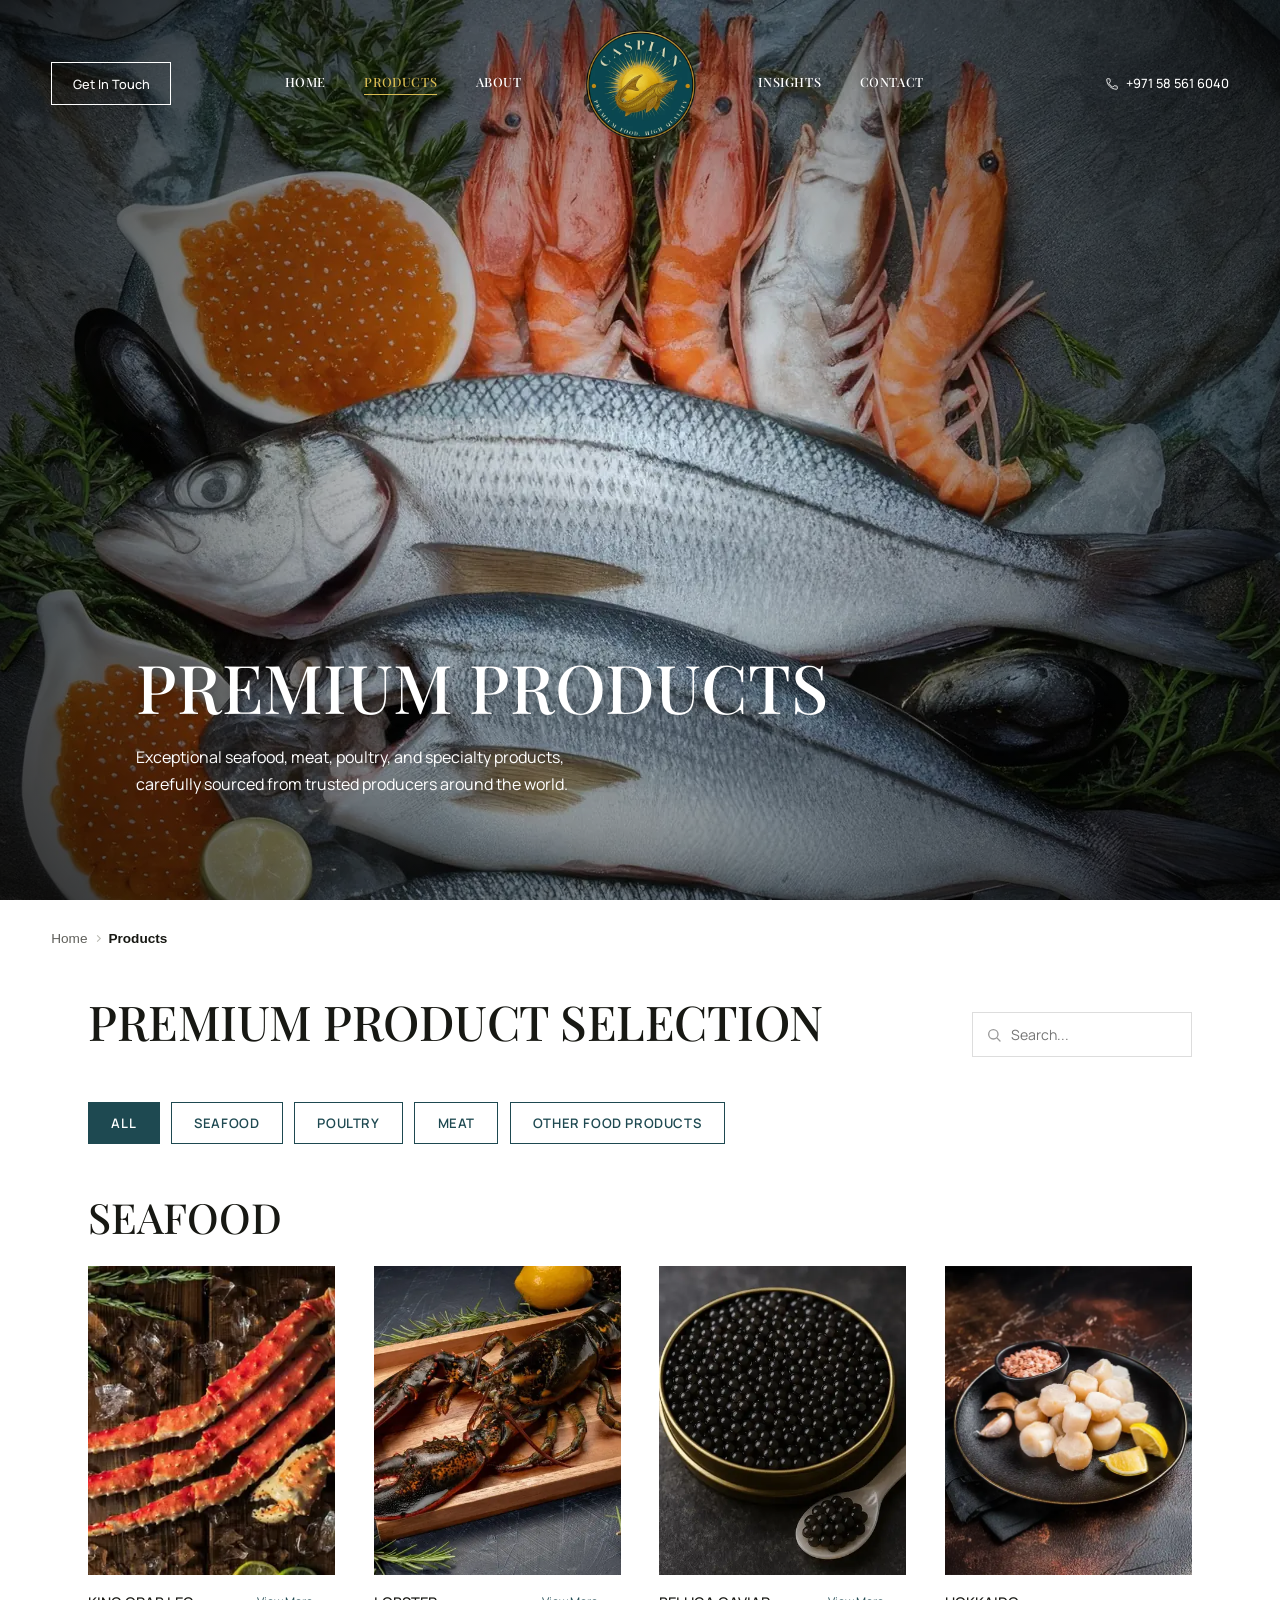
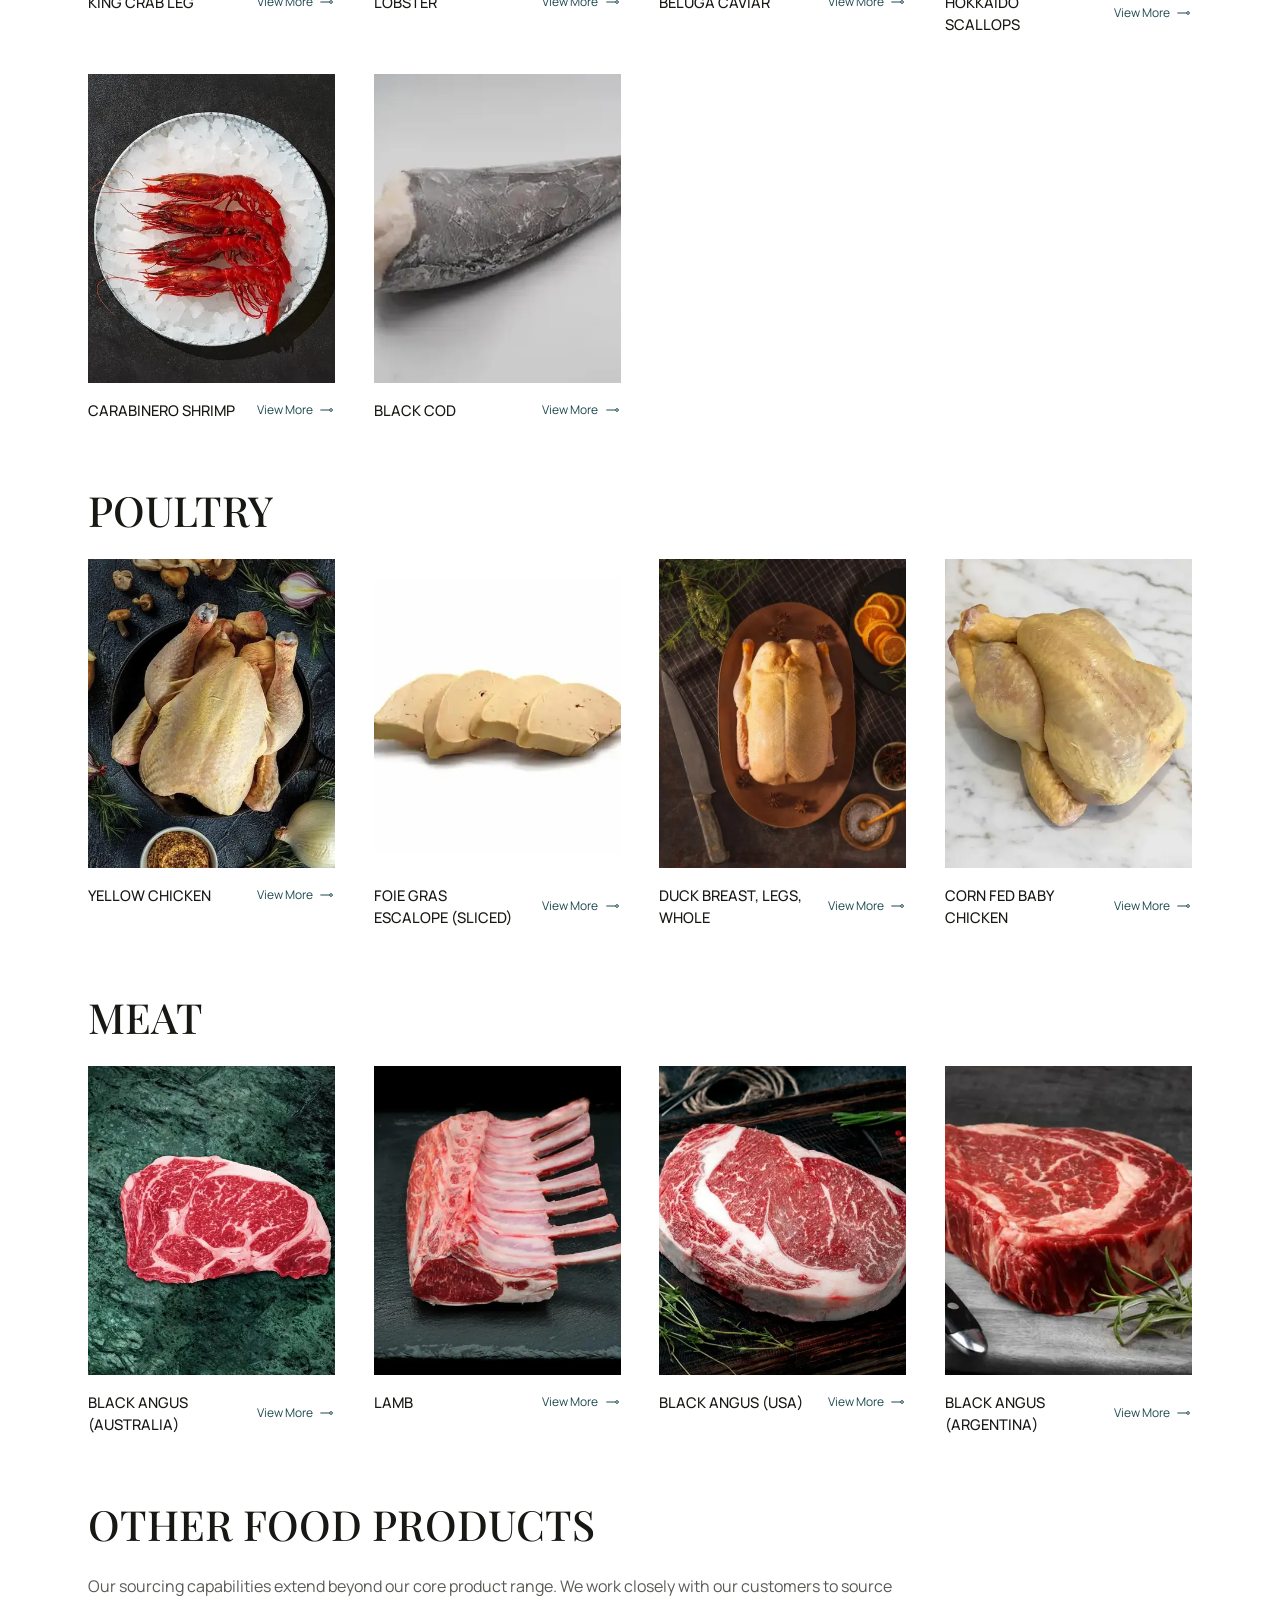
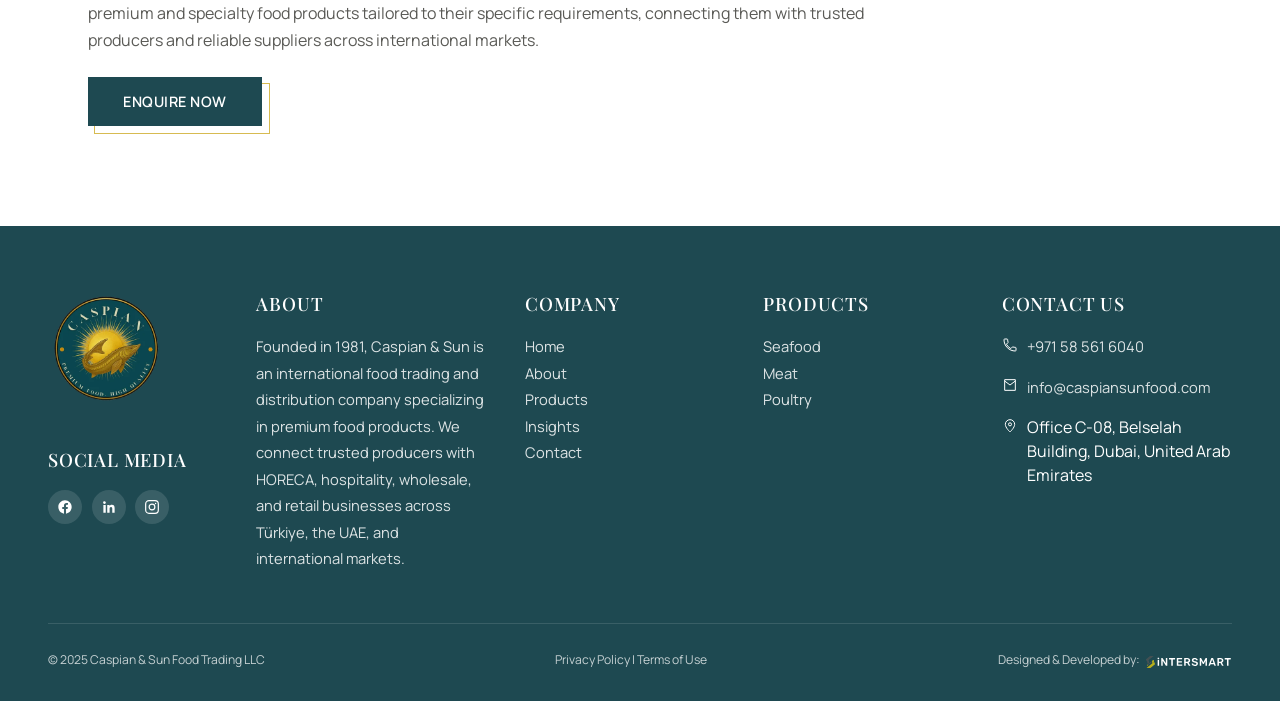
<file: products.html>
<!DOCTYPE html>
<html lang="en">
<head>
<meta charset="UTF-8">
<meta name="robots" content="noindex, nofollow, noarchive, nosnippet">
<meta name="description" content="Exceptional seafood, meat, poultry and specialty products, carefully sourced from trusted producers around the world.">
<meta name="viewport" content="width=device-width, initial-scale=1.0">
<title>Premium Products | Caspian & Sun Food Trading LLC</title>
<style id="pl-css">#preloader{position:fixed;inset:0;z-index:99999;display:flex;align-items:center;justify-content:center;background:#F7F3EC;overflow:hidden;transition:opacity .4s ease .55s,visibility 0s linear .95s;}#preloader .pl-disc{position:absolute;left:50%;top:50%;width:clamp(124px,18vw,190px);height:clamp(124px,18vw,190px);margin:calc(clamp(124px,18vw,190px)/-2) 0 0 calc(clamp(124px,18vw,190px)/-2);border-radius:50%;background:#1E4951;box-shadow:0 10px 40px rgba(30,73,81,.25);transition:transform .8s cubic-bezier(.65,0,.35,1);will-change:transform;}#preloader .pl-logo{position:relative;width:clamp(96px,14vw,150px);height:clamp(96px,14vw,150px);display:flex;align-items:center;justify-content:center;}#preloader .pl-logo img{width:100%;height:100%;object-fit:contain;animation:plPulse 1.8s ease-in-out infinite;}#preloader .pl-ring{position:absolute;inset:-14px;border-radius:50%;border:2px solid rgba(215,187,81,.3);border-top-color:#D7BB51;animation:plSpin 1.1s linear infinite;transition:opacity .3s ease;}@keyframes plPulse{0%,100%{transform:scale(.97);}50%{transform:scale(1.03);}}@keyframes plSpin{to{transform:rotate(360deg);}}#preloader.pl-done{opacity:0;visibility:hidden;pointer-events:none;}#preloader.pl-done .pl-disc{transform:scale(40);}#preloader.pl-done .pl-logo img{animation:none;}#preloader.pl-done .pl-ring{opacity:0;}html.pl-skip #preloader{display:none;}@media (prefers-reduced-motion:reduce){#preloader .pl-logo img,#preloader .pl-ring{animation:none;}#preloader .pl-disc{transition:none;}#preloader{transition:opacity .3s ease,visibility 0s linear .3s;}}</style>
<script>try{if(sessionStorage.getItem("plSeen"))document.documentElement.classList.add("pl-skip")}catch(e){}</script>
  <link rel="icon" type="image/png" href="images/logo.png">
<style>
:root{--deep-teal:#1E4951;--rich-gold:#D7BB51;--antique-gold:#AA8D3F;--charcoal:#171813;--cream:#F7F3EC;}
*{margin:0;padding:0;box-sizing:border-box;}
html{scroll-behavior:smooth;}
body{font-family:'Manrope',sans-serif;color:var(--charcoal);background:#fff;line-height:1.5;}
img{max-width:100%;display:block;}







/* SCROLL-REVEAL ENTRANCE ANIMATIONS */
.reveal{opacity:0;transform:translateY(32px);transition:opacity .9s cubic-bezier(.16,1,.3,1),transform .9s cubic-bezier(.16,1,.3,1);}
.reveal.in-view{opacity:1;transform:translateY(0);}
@media (prefers-reduced-motion: reduce){.reveal{opacity:1!important;transform:none!important;transition:none!important;}}

/* HERO — identical to about.html */
.hero{position:relative;height:100vh;height:100dvh;background:radial-gradient(circle, rgba(0,0,0,0) 0%, rgba(0,0,0,0.8) 100%), url('images/hero/extracted_3_2208x3936.webp') center 25%/cover;display:flex;align-items:flex-end;padding:clamp(1.5rem,4vw,3.5rem) clamp(2.5rem,7vw,5.5rem);color:#fff;justify-content:flex-end;flex-direction:column;}
.hero-inner{max-width:1400px;margin:0 auto;width:100%;text-align:left;padding:0 clamp(1.5rem,5vw,3rem);padding-bottom:clamp(2rem,4vw,3.5rem);}
.hero h1{font-family:'Playfair Display',serif;font-size:clamp(2.4rem,6.5vw,4.2rem);font-weight:500;margin-bottom:.4rem;text-shadow:0 2px 12px rgba(0,0,0,.25);opacity:0;animation:heroFadeUp .6s cubic-bezier(.16,1,.3,1) .05s forwards;}
.hero p{font-size:16px;font-family:'Manrope',sans-serif;font-weight:400;line-height:27px;max-width:480px;color:#fff;opacity:0;animation:heroFadeUp .6s cubic-bezier(.16,1,.3,1) .12s forwards;}
@keyframes heroFadeUp{from{opacity:0;transform:translateY(22px);}to{opacity:1;transform:translateY(0);}}
@media (prefers-reduced-motion: reduce){.hero h1,.hero p{animation:none;opacity:1;}}

/* SHOP LAYOUT */
.shop-wrap{max-width:1500px;margin:0 auto;padding:clamp(2rem,4vh,4rem) clamp(2.5rem,7vw,5.5rem);min-height: 100vh;box-sizing:border-box;}
.search-row{display:flex;justify-content:space-between;align-items:flex-end;gap:1.5rem;flex-wrap:wrap;margin-bottom:clamp(2.5rem,5vw,4rem);}
.search-row h1{font-family:'Playfair Display',serif;font-size:clamp(1.9rem,4.6vw,3rem);font-weight:500;letter-spacing:-.5px;color:var(--charcoal);}
.search-controls{display:flex;gap:.9rem;flex-wrap:wrap;}
.search-box{position:relative;}
.search-box svg{position:absolute;left:14px;top:50%;transform:translateY(-50%);width:16px;height:16px;stroke:#999;fill:none;}
.search-box input{width:220px;padding:.75rem 1rem .75rem 2.4rem;border:1px solid #ddd;font-family:'Manrope',sans-serif;font-size:.88rem;color:var(--charcoal);background:#fff;transition:border-color .3s ease,box-shadow .3s ease;}
.search-box input:focus{outline:none;border-color:var(--rich-gold);box-shadow:0 0 0 3px rgba(215,187,81,.2);}
.sort-select{padding:.75rem 2.2rem .75rem 1rem;border:1px solid #ddd;font-family:'Manrope',sans-serif;font-size:.88rem;color:var(--charcoal);background:#fff url('data:image/svg+xml;utf8,<svg xmlns="http://www.w3.org/2000/svg" viewBox="0 0 24 24" fill="none" stroke="%23171813" stroke-width="2"><path d="M6 9l6 6 6-6"/></svg>') no-repeat right 12px center/14px;appearance:none;cursor:pointer;}

.shop-grid{display:block;}



.section-heading{font-family:'Playfair Display',serif;font-weight:500;color:var(--charcoal);font-size:clamp(1.8rem,3.5vw,2.6rem);line-height:1.2;}
.cat-tabs{display:flex;flex-wrap:wrap;gap:.7rem;margin:-1.2rem 0 clamp(2rem,4vw,3rem);}
.cat-tab{font-family:'Manrope',sans-serif;font-size:.82rem;font-weight:600;letter-spacing:.6px;text-transform:uppercase;padding:.7rem 1.4rem;background:#fff;color:var(--deep-teal);border:1px solid var(--deep-teal);cursor:pointer;transition:background .3s ease,color .3s ease,transform .3s ease;}
.cat-tab:hover{transform:translateY(-2px);}
.cat-tab.active{background:var(--deep-teal);color:#fff;}
.cat-tab:focus-visible{outline:2px solid var(--rich-gold);outline-offset:2px;}
.cat-block{scroll-margin-top:110px;margin-bottom:clamp(2.5rem,5vw,4rem);}
.cat-heading{margin-bottom:1.5rem;text-transform:uppercase;}
.other-block{max-width:820px;}
.other-block p{margin-bottom:1.4rem;color:#5a5a56;line-height:1.7;}
.btn-shop{position:relative;display:inline-block;}
.btn-shop::after{content:'';position:absolute;bottom:-8px;right:-8px;width:100%;height:100%;border:1.5px solid var(--rich-gold);z-index:0;}
.btn-shop a{position:relative;z-index:1;display:inline-block;background:var(--deep-teal);color:#fff;padding:.85rem 2.2rem;font-size:.9rem;font-weight:600;text-decoration:none;text-transform:uppercase;letter-spacing:.5px;}
.cat-block .product-grid{grid-template-columns:repeat(4,minmax(0,1fr));}
@media (max-width:1000px){.cat-block .product-grid{grid-template-columns:repeat(2,minmax(0,1fr));}}
@media (max-width:480px){.cat-block .product-grid{grid-template-columns:1fr;}}
.no-results{display:none;padding:2rem 0;color:#5a5a56;}
/* PRODUCT GRID */
.product-grid{display:grid;grid-template-columns:repeat(auto-fill, minmax(280px, 1fr));gap:clamp(1.5rem,3vw,2.5rem);}
.product-card{background:transparent;border:none;padding:0;display:flex;flex-direction:column;cursor:pointer;}
.product-card:hover .product-overlay { opacity: 1; visibility: visible; }
.product-icon{position:relative;width:100%;aspect-ratio:4/5;overflow:hidden;}
.product-icon img{width:100%;height:100%;object-fit:cover;transition:transform .6s cubic-bezier(.16,1,.3,1);}
.product-card:hover .product-icon img{transform:scale(1.08);}
.product-overlay{position:absolute;top:9%;bottom:9%;overflow:hidden;left:8%;right:8%;background:rgba(255,255,255,.96);display:flex;flex-direction:column;justify-content:center;align-items:center;text-align:center;padding:clamp(.6rem,1.2vw,1.4rem);opacity:0;visibility:hidden;transform:translateY(10px);transition:opacity .4s ease,visibility .4s ease,transform .4s ease;}
.product-card:hover .product-overlay,.product-card:focus-within .product-overlay{opacity:1;visibility:visible;transform:none;}
.product-overlay h3{font-family:'Manrope',sans-serif;font-size:clamp(.9rem,1.1vw,1.1rem);font-weight:500;margin-bottom:.8rem;color:var(--charcoal);text-transform:uppercase;}
.product-overlay p{font-family:'Manrope',sans-serif;font-size:clamp(.66rem,.8vw,.8rem);line-height:1.55;color:#171813;margin-bottom:.8rem;display:-webkit-box;-webkit-box-orient:vertical;-webkit-line-clamp:5;line-clamp:5;overflow:hidden;}
.view-link{font-family:'Manrope',sans-serif;font-size:12px;color:var(--deep-teal);text-decoration:none;display:flex;align-items:center;gap:0.4rem;transition:color .3s ease;}
.view-link:hover{color:var(--charcoal);}
.view-link svg{width:16px;height:16px;stroke:currentColor;fill:none;}
.product-info{display:flex;justify-content:space-between;align-items:center;gap:clamp(1rem,1.6vw,1.6rem);padding-top:1rem;transition:opacity .3s ease;}
.product-name{flex:1 1 auto;min-width:0;}
.product-info .view-link{flex:none;white-space:nowrap;}
.product-name{font-family:'Manrope',sans-serif;font-size:clamp(.9rem,1.15vw,1.1rem);font-weight:500;text-transform:uppercase;color:var(--charcoal);}



/* RESPONSIVE */


@media (max-width:600px){

  .search-row{align-items:flex-start;}
  .search-controls{width:100%;}
  .search-box,.search-box input{width:100%;}
}
@media (max-width:480px){
  .hero{padding:1.5rem 1.25rem;justify-content:flex-end;flex-direction:column;}
  .hero p{max-width:100%;}
  .shop-wrap{padding:2.5rem 1.25rem 3rem;}
  
}
html,body{max-width:100%;overflow-x:hidden;}


@media (max-width:768px){.hero{background:radial-gradient(circle, rgba(0,0,0,0) 0%, rgba(0,0,0,0.8) 100%), url('images/hero/extracted_3_2208x3936-sm.webp') center 25%/cover;}}
</style>
  <link rel="preload" as="image" href="images/hero/extracted_3_2208x3936.webp" fetchpriority="high" media="(min-width:769px)">
<link rel="preload" as="image" href="images/hero/extracted_3_2208x3936-sm.webp" fetchpriority="high" media="(max-width:768px)">
<link href="components.css?v=11" rel="stylesheet">
</head>
<body>
<div id="preloader" aria-hidden="true"><div class="pl-disc"></div><div class="pl-logo"><span class="pl-ring"></span><img width="360" height="360" src="casplogo.webp" alt=""></div></div>


<div id="header-placeholder"></div>
<main id="main">




<section class="hero">
  <div class="hero-inner">
    <h1>PREMIUM PRODUCTS</h1>
    <p>Exceptional seafood, meat, poultry, and specialty products, carefully sourced from trusted producers around the world.</p>
  </div>
</section>

  <div class="crumbs" role="navigation" aria-label="Breadcrumb">
    <a href="index.html">Home</a><span class="sep"></span>
    <span class="current">Products</span>
  </div>

<div class="shop-wrap">
  <div class="search-row reveal">
    <h1>PREMIUM PRODUCT SELECTION</h1>
    <div class="search-controls">
      <div class="search-box">
        <svg viewBox="0 0 24 24" stroke-width="2" stroke-linecap="round"><circle cx="11" cy="11" r="7"/><path d="M21 21l-4.3-4.3"/></svg>
        <input type="text" placeholder="Search...">
      </div>
    </div>
  </div>

  <div class="cat-tabs reveal" role="group" aria-label="Product categories">
    <button type="button" class="cat-tab active" data-filter="all" aria-pressed="true">All</button>
    <button type="button" class="cat-tab" data-filter="seafood" aria-pressed="false">Seafood</button>
    <button type="button" class="cat-tab" data-filter="poultry" aria-pressed="false">Poultry</button>
    <button type="button" class="cat-tab" data-filter="meat" aria-pressed="false">Meat</button>
    <button type="button" class="cat-tab" data-filter="other" aria-pressed="false">Other Food Products</button>
  </div>
  <div class="shop-grid">


    <section class="cat-block" id="seafood" data-cat="Seafood">
      <h2 class="section-heading cat-heading">Seafood</h2>
      <div class="product-grid">
      <div class="product-card reveal" data-name="king crab leg">
        <div class="product-icon">
          <img width="520" height="340" src="images/products/thumb/king-crab-leg.webp" alt="King Crab Leg" loading="lazy">
          <div class="product-overlay">
            <h3>King Crab Leg</h3>
            <p>Sourced from the cold waters of Russia and Norway, King Crab Legs are prized for their impressive size, succulent meat, and naturally sweet, delicate flavour.</p>
            <a href="product-detail.html?p=king-crab-leg" class="view-link" aria-label="View more: King Crab Leg">View More <svg viewBox="0 0 24 24" stroke-width="1.5"><path d="M2 12h14"/><circle cx="18" cy="12" r="2"/></svg></a>
          </div>
        </div>
        <div class="product-info">
          <div class="product-name">King Crab Leg</div>
          <a href="product-detail.html?p=king-crab-leg" class="view-link" aria-label="View more: King Crab Leg">View More <svg viewBox="0 0 24 24" stroke-width="1.5"><path d="M2 12h14"/><circle cx="18" cy="12" r="2"/></svg></a>
        </div>
      </div>
      <div class="product-card reveal" data-name="lobster">
        <div class="product-icon">
          <img width="520" height="520" src="images/products/thumb/lobster.webp" alt="Lobster" loading="lazy">
          <div class="product-overlay">
            <h3>Lobster</h3>
            <p>Harvested from the cold Atlantic waters of Canada, Canadian Lobster is valued for its distinctive sweet flavour, tender meat, and rich ocean-fresh character.</p>
            <a href="product-detail.html?p=lobster" class="view-link" aria-label="View more: King Crab Leg">View More <svg viewBox="0 0 24 24" stroke-width="1.5"><path d="M2 12h14"/><circle cx="18" cy="12" r="2"/></svg></a>
          </div>
        </div>
        <div class="product-info">
          <div class="product-name">Lobster</div>
          <a href="product-detail.html?p=lobster" class="view-link" aria-label="View more: King Crab Leg">View More <svg viewBox="0 0 24 24" stroke-width="1.5"><path d="M2 12h14"/><circle cx="18" cy="12" r="2"/></svg></a>
        </div>
      </div>
      <div class="product-card reveal" data-name="beluga caviar">
        <div class="product-icon">
          <img width="520" height="520" src="images/products/thumb/beluga-caviar.webp" alt="Beluga Caviar" loading="lazy">
          <div class="product-overlay">
            <h3>Beluga Caviar</h3>
            <p>Beluga Caviar represents the pinnacle of gourmet indulgence, celebrated for its delicate pearls, smooth texture, and refined, buttery flavour with subtle notes of the sea.</p>
            <a href="product-detail.html?p=beluga-caviar" class="view-link" aria-label="View more: King Crab Leg">View More <svg viewBox="0 0 24 24" stroke-width="1.5"><path d="M2 12h14"/><circle cx="18" cy="12" r="2"/></svg></a>
          </div>
        </div>
        <div class="product-info">
          <div class="product-name">Beluga Caviar</div>
          <a href="product-detail.html?p=beluga-caviar" class="view-link" aria-label="View more: King Crab Leg">View More <svg viewBox="0 0 24 24" stroke-width="1.5"><path d="M2 12h14"/><circle cx="18" cy="12" r="2"/></svg></a>
        </div>
      </div>
      <div class="product-card reveal" data-name="hokkaido scallops">
        <div class="product-icon">
          <img width="520" height="623" src="images/products/thumb/hokkaido-scallops.webp" alt="Hokkaido Scallops" loading="lazy">
          <div class="product-overlay">
            <h3>Hokkaido Scallops</h3>
            <p>From the pristine waters surrounding Hokkaido, Japan, these premium scallops are appreciated for their natural sweetness, delicate ocean flavour, and tender, succulent texture.</p>
            <a href="product-detail.html?p=hokkaido-scallops" class="view-link" aria-label="View more: King Crab Leg">View More <svg viewBox="0 0 24 24" stroke-width="1.5"><path d="M2 12h14"/><circle cx="18" cy="12" r="2"/></svg></a>
          </div>
        </div>
        <div class="product-info">
          <div class="product-name">Hokkaido Scallops</div>
          <a href="product-detail.html?p=hokkaido-scallops" class="view-link" aria-label="View more: King Crab Leg">View More <svg viewBox="0 0 24 24" stroke-width="1.5"><path d="M2 12h14"/><circle cx="18" cy="12" r="2"/></svg></a>
        </div>
      </div>
      <div class="product-card reveal" data-name="carabinero shrimp">
        <div class="product-icon">
          <img width="520" height="520" src="images/products/thumb/carabinero-shrimp.webp" alt="Carabinero Shrimp" loading="lazy">
          <div class="product-overlay">
            <h3>Carabinero Shrimp</h3>
            <p>Carabinero Shrimp is a prized gourmet seafood delicacy recognised for its striking deep-red shell, intense marine aroma, and remarkably rich flavour.</p>
            <a href="product-detail.html?p=carabinero-shrimp" class="view-link" aria-label="View more: King Crab Leg">View More <svg viewBox="0 0 24 24" stroke-width="1.5"><path d="M2 12h14"/><circle cx="18" cy="12" r="2"/></svg></a>
          </div>
        </div>
        <div class="product-info">
          <div class="product-name">Carabinero Shrimp</div>
          <a href="product-detail.html?p=carabinero-shrimp" class="view-link" aria-label="View more: King Crab Leg">View More <svg viewBox="0 0 24 24" stroke-width="1.5"><path d="M2 12h14"/><circle cx="18" cy="12" r="2"/></svg></a>
        </div>
      </div>
      <div class="product-card reveal" data-name="black cod">
        <div class="product-icon">
          <img width="520" height="603" src="images/products/thumb/black-cod.webp" alt="Black Cod" loading="lazy">
          <div class="product-overlay">
            <h3>Black Cod</h3>
            <p>Sourced from Alaskan waters, Black Cod, also known as Sablefish, is renowned for its exceptionally rich flavour, silky texture, and naturally high oil content.</p>
            <a href="product-detail.html?p=black-cod" class="view-link" aria-label="View more: King Crab Leg">View More <svg viewBox="0 0 24 24" stroke-width="1.5"><path d="M2 12h14"/><circle cx="18" cy="12" r="2"/></svg></a>
          </div>
        </div>
        <div class="product-info">
          <div class="product-name">Black Cod</div>
          <a href="product-detail.html?p=black-cod" class="view-link" aria-label="View more: King Crab Leg">View More <svg viewBox="0 0 24 24" stroke-width="1.5"><path d="M2 12h14"/><circle cx="18" cy="12" r="2"/></svg></a>
        </div>
      </div>
      </div>
    </section>
    <section class="cat-block" id="poultry" data-cat="Poultry">
      <h2 class="section-heading cat-heading">Poultry</h2>
      <div class="product-grid">
      <div class="product-card reveal" data-name="yellow chicken">
        <div class="product-icon">
          <img width="520" height="520" src="images/products/thumb/yellow-chicken.webp" alt="Yellow Chicken" loading="lazy">
          <div class="product-overlay">
            <h3>Yellow Chicken</h3>
            <p>French Yellow Chicken is valued for its distinctive golden-yellow skin, delicate flavour, and tender, succulent meat.</p>
            <a href="product-detail.html?p=yellow-chicken" class="view-link" aria-label="View more: Yellow Chicken">View More <svg viewBox="0 0 24 24" stroke-width="1.5"><path d="M2 12h14"/><circle cx="18" cy="12" r="2"/></svg></a>
          </div>
        </div>
        <div class="product-info">
          <div class="product-name">Yellow Chicken</div>
          <a href="product-detail.html?p=yellow-chicken" class="view-link" aria-label="View more: Yellow Chicken">View More <svg viewBox="0 0 24 24" stroke-width="1.5"><path d="M2 12h14"/><circle cx="18" cy="12" r="2"/></svg></a>
        </div>
      </div>
      <div class="product-card reveal" data-name="foie gras escalope (sliced)">
        <div class="product-icon">
          <img width="520" height="520" src="images/products/thumb/foie-gras-escalope.webp" alt="Foie Gras Escalope (Sliced)" loading="lazy">
          <div class="product-overlay">
            <h3>Foie Gras Escalope (Sliced)</h3>
            <p>Foie Gras is a distinguished gourmet delicacy celebrated for its exceptionally smooth texture, rich buttery flavour, and refined culinary character.</p>
            <a href="product-detail.html?p=foie-gras-escalope" class="view-link" aria-label="View more: Yellow Chicken">View More <svg viewBox="0 0 24 24" stroke-width="1.5"><path d="M2 12h14"/><circle cx="18" cy="12" r="2"/></svg></a>
          </div>
        </div>
        <div class="product-info">
          <div class="product-name">Foie Gras Escalope (Sliced)</div>
          <a href="product-detail.html?p=foie-gras-escalope" class="view-link" aria-label="View more: Yellow Chicken">View More <svg viewBox="0 0 24 24" stroke-width="1.5"><path d="M2 12h14"/><circle cx="18" cy="12" r="2"/></svg></a>
        </div>
      </div>
      <div class="product-card reveal" data-name="duck breast, legs, whole">
        <div class="product-icon">
          <img width="520" height="650" src="images/products/thumb/duck.webp" alt="Duck Breast, Legs, Whole" loading="lazy">
          <div class="product-overlay">
            <h3>Duck Breast, Legs, Whole</h3>
            <p>French and Hungarian Duck offers a rich, distinctive flavour and a tender texture appreciated in European and international cuisine.</p>
            <a href="product-detail.html?p=duck" class="view-link" aria-label="View more: Yellow Chicken">View More <svg viewBox="0 0 24 24" stroke-width="1.5"><path d="M2 12h14"/><circle cx="18" cy="12" r="2"/></svg></a>
          </div>
        </div>
        <div class="product-info">
          <div class="product-name">Duck Breast, Legs, Whole</div>
          <a href="product-detail.html?p=duck" class="view-link" aria-label="View more: Yellow Chicken">View More <svg viewBox="0 0 24 24" stroke-width="1.5"><path d="M2 12h14"/><circle cx="18" cy="12" r="2"/></svg></a>
        </div>
      </div>
      <div class="product-card reveal" data-name="corn fed baby chicken">
        <div class="product-icon">
          <img width="520" height="520" src="images/products/thumb/corn-fed-baby-chicken.webp" alt="Corn Fed Baby Chicken" loading="lazy">
          <div class="product-overlay">
            <h3>Corn Fed Baby Chicken</h3>
            <p>Spanish Corn-Fed Baby Chicken is a premium poultry speciality characterised by its compact size, delicate flavour, and tender meat.</p>
            <a href="product-detail.html?p=corn-fed-baby-chicken" class="view-link" aria-label="View more: Yellow Chicken">View More <svg viewBox="0 0 24 24" stroke-width="1.5"><path d="M2 12h14"/><circle cx="18" cy="12" r="2"/></svg></a>
          </div>
        </div>
        <div class="product-info">
          <div class="product-name">Corn Fed Baby Chicken</div>
          <a href="product-detail.html?p=corn-fed-baby-chicken" class="view-link" aria-label="View more: Yellow Chicken">View More <svg viewBox="0 0 24 24" stroke-width="1.5"><path d="M2 12h14"/><circle cx="18" cy="12" r="2"/></svg></a>
        </div>
      </div>
      </div>
    </section>
    <section class="cat-block" id="meat" data-cat="Meat">
      <h2 class="section-heading cat-heading">Meat</h2>
      <div class="product-grid">
      <div class="product-card reveal" data-name="black angus (australia)">
        <div class="product-icon">
          <img width="520" height="520" src="images/products/thumb/black-angus-australia.webp" alt="Black Angus (Australia)" loading="lazy">
          <div class="product-overlay">
            <h3>Black Angus (Australia)</h3>
            <p>Australian Black Angus Beef is valued for its excellent marbling, rich beef flavour, and naturally tender texture.</p>
            <a href="product-detail.html?p=black-angus-australia" class="view-link" aria-label="View more: Black Angus (Australia)">View More <svg viewBox="0 0 24 24" stroke-width="1.5"><path d="M2 12h14"/><circle cx="18" cy="12" r="2"/></svg></a>
          </div>
        </div>
        <div class="product-info">
          <div class="product-name">Black Angus (Australia)</div>
          <a href="product-detail.html?p=black-angus-australia" class="view-link" aria-label="View more: Black Angus (Australia)">View More <svg viewBox="0 0 24 24" stroke-width="1.5"><path d="M2 12h14"/><circle cx="18" cy="12" r="2"/></svg></a>
        </div>
      </div>
      <div class="product-card reveal" data-name="lamb">
        <div class="product-icon">
          <img width="520" height="520" src="images/products/thumb/lamb.webp" alt="Lamb" loading="lazy">
          <div class="product-overlay">
            <h3>Lamb</h3>
            <p>Australian Lamb is appreciated for its tender texture, delicate flavour, and natural juiciness.</p>
            <a href="product-detail.html?p=lamb" class="view-link" aria-label="View more: Black Angus (Australia)">View More <svg viewBox="0 0 24 24" stroke-width="1.5"><path d="M2 12h14"/><circle cx="18" cy="12" r="2"/></svg></a>
          </div>
        </div>
        <div class="product-info">
          <div class="product-name">Lamb</div>
          <a href="product-detail.html?p=lamb" class="view-link" aria-label="View more: Black Angus (Australia)">View More <svg viewBox="0 0 24 24" stroke-width="1.5"><path d="M2 12h14"/><circle cx="18" cy="12" r="2"/></svg></a>
        </div>
      </div>
      <div class="product-card reveal" data-name="black angus (usa)">
        <div class="product-icon">
          <img width="520" height="520" src="images/products/thumb/black-angus-usa.webp" alt="Black Angus (USA)" loading="lazy">
          <div class="product-overlay">
            <h3>Black Angus (USA)</h3>
            <p>American Black Angus Beef is recognised for its rich beef character, attractive marbling, and succulent texture.</p>
            <a href="product-detail.html?p=black-angus-usa" class="view-link" aria-label="View more: Black Angus (Australia)">View More <svg viewBox="0 0 24 24" stroke-width="1.5"><path d="M2 12h14"/><circle cx="18" cy="12" r="2"/></svg></a>
          </div>
        </div>
        <div class="product-info">
          <div class="product-name">Black Angus (USA)</div>
          <a href="product-detail.html?p=black-angus-usa" class="view-link" aria-label="View more: Black Angus (Australia)">View More <svg viewBox="0 0 24 24" stroke-width="1.5"><path d="M2 12h14"/><circle cx="18" cy="12" r="2"/></svg></a>
        </div>
      </div>
      <div class="product-card reveal" data-name="black angus (argentina)">
        <div class="product-icon">
          <img width="520" height="383" src="images/products/thumb/black-angus-argentina.webp" alt="Black Angus (Argentina)" loading="lazy">
          <div class="product-overlay">
            <h3>Black Angus (Argentina)</h3>
            <p>Argentine Black Angus Beef combines the recognised characteristics of Angus cattle with Argentina&#x27;s long-standing beef-producing tradition.</p>
            <a href="product-detail.html?p=black-angus-argentina" class="view-link" aria-label="View more: Black Angus (Australia)">View More <svg viewBox="0 0 24 24" stroke-width="1.5"><path d="M2 12h14"/><circle cx="18" cy="12" r="2"/></svg></a>
          </div>
        </div>
        <div class="product-info">
          <div class="product-name">Black Angus (Argentina)</div>
          <a href="product-detail.html?p=black-angus-argentina" class="view-link" aria-label="View more: Black Angus (Australia)">View More <svg viewBox="0 0 24 24" stroke-width="1.5"><path d="M2 12h14"/><circle cx="18" cy="12" r="2"/></svg></a>
        </div>
      </div>
      </div>
    </section>
    <section class="cat-block other-block" id="other" data-cat="Other">
      <h2 class="section-heading cat-heading">Other Food Products</h2>
      <p>Our sourcing capabilities extend beyond our core product range. We work closely with our customers to source premium and specialty food products tailored to their specific requirements, connecting them with trusted producers and reliable suppliers across international markets.</p>
      <div class="btn-shop"><a href="contact.html">Enquire Now</a></div>
    </section>
    <p class="no-results">No products match your search.</p>
  </div>
</div>

</main>
<div id="footer-placeholder"></div>



<script src="components.js?v=6"></script>
<script>
(function(){
  var input=document.querySelector('.search-box input');
  var cards=document.querySelectorAll('.product-card[data-name]');
  var blocks=document.querySelectorAll('.cat-block[id]');
  var tabs=document.querySelectorAll('.cat-tab');
  var none=document.querySelector('.no-results');
  var filter='all';
  function apply(){
    var q=input?input.value.trim().toLowerCase():'',shown=0;
    cards.forEach(function(c){var m=!q||c.dataset.name.indexOf(q)>-1;c.style.display=m?'':'none';});
    blocks.forEach(function(b){
      var inCat=filter==='all'||b.id===filter,vis=false;
      if(b.id==='other'){vis=inCat&&!q;}
      else{b.querySelectorAll('.product-card').forEach(function(c){if(c.style.display!=='none')vis=true;});vis=vis&&inCat;}
      b.style.display=vis?'':'none';
      if(vis&&b.id!=='other')shown++;else if(vis)shown++;
    });
    none.style.display=shown?'none':'block';
  }
  function setFilter(f){
    filter=f;
    tabs.forEach(function(t){var on=t.dataset.filter===f;t.classList.toggle('active',on);t.setAttribute('aria-pressed',on);});
    apply();
  }
  tabs.forEach(function(t){t.addEventListener('click',function(){setFilter(t.dataset.filter);});});
  if(input)input.addEventListener('input',apply);
  var h=location.hash.replace('#','');
  if(['seafood','poultry','meat','other'].indexOf(h)>-1)setFilter(h);
})();
</script>

</body>
</html>
</file>
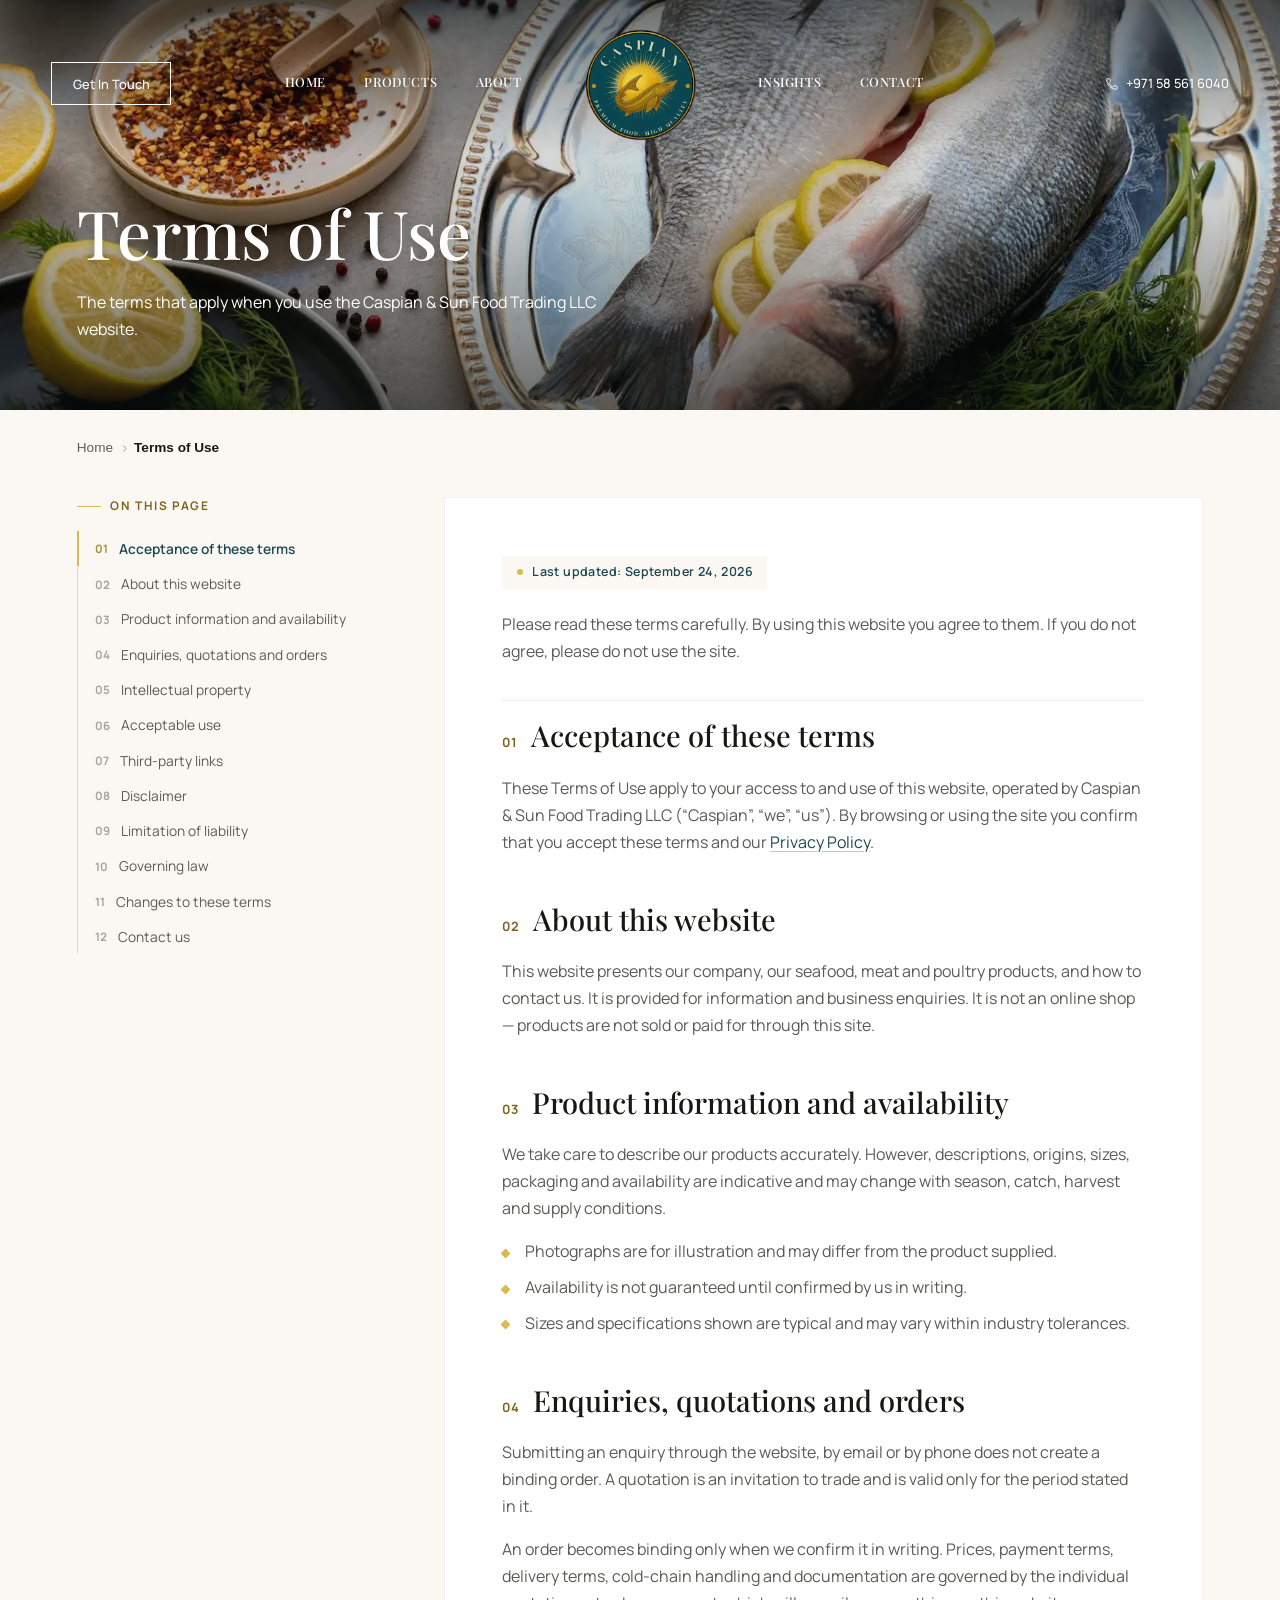
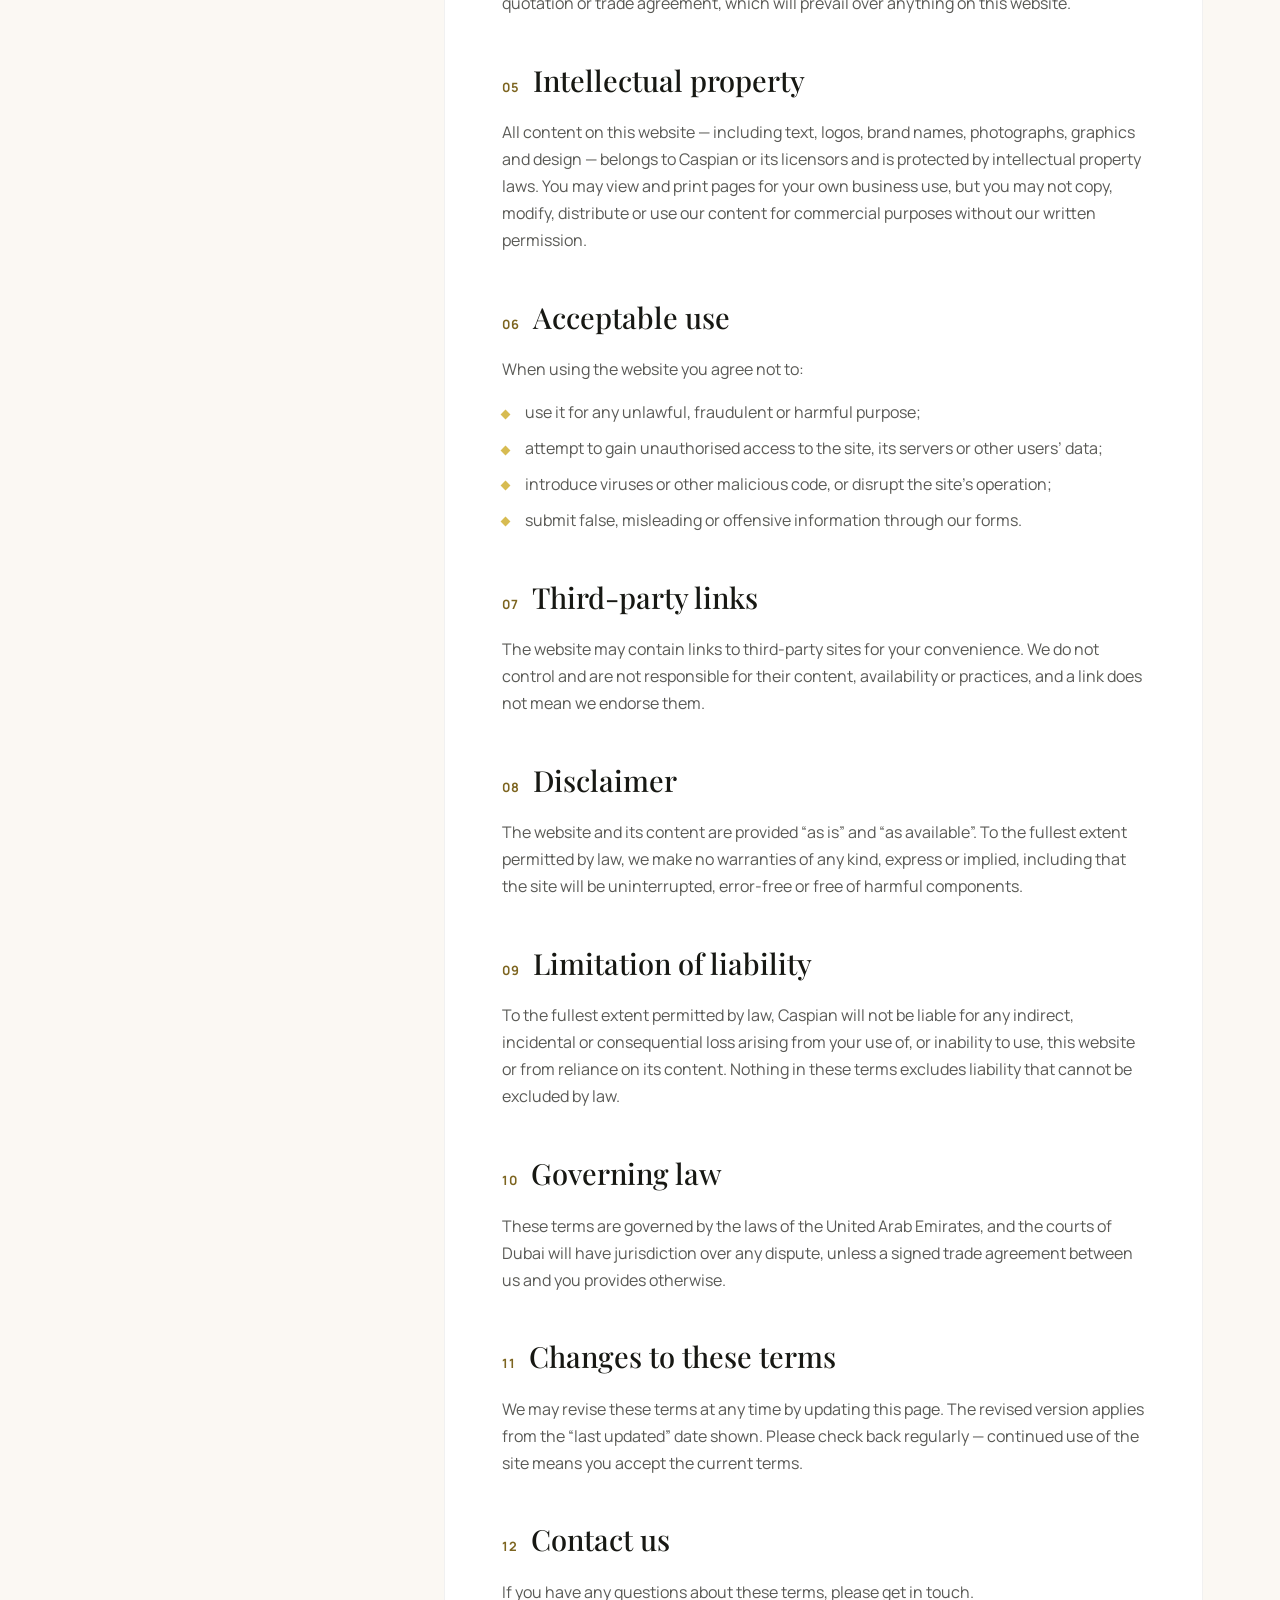
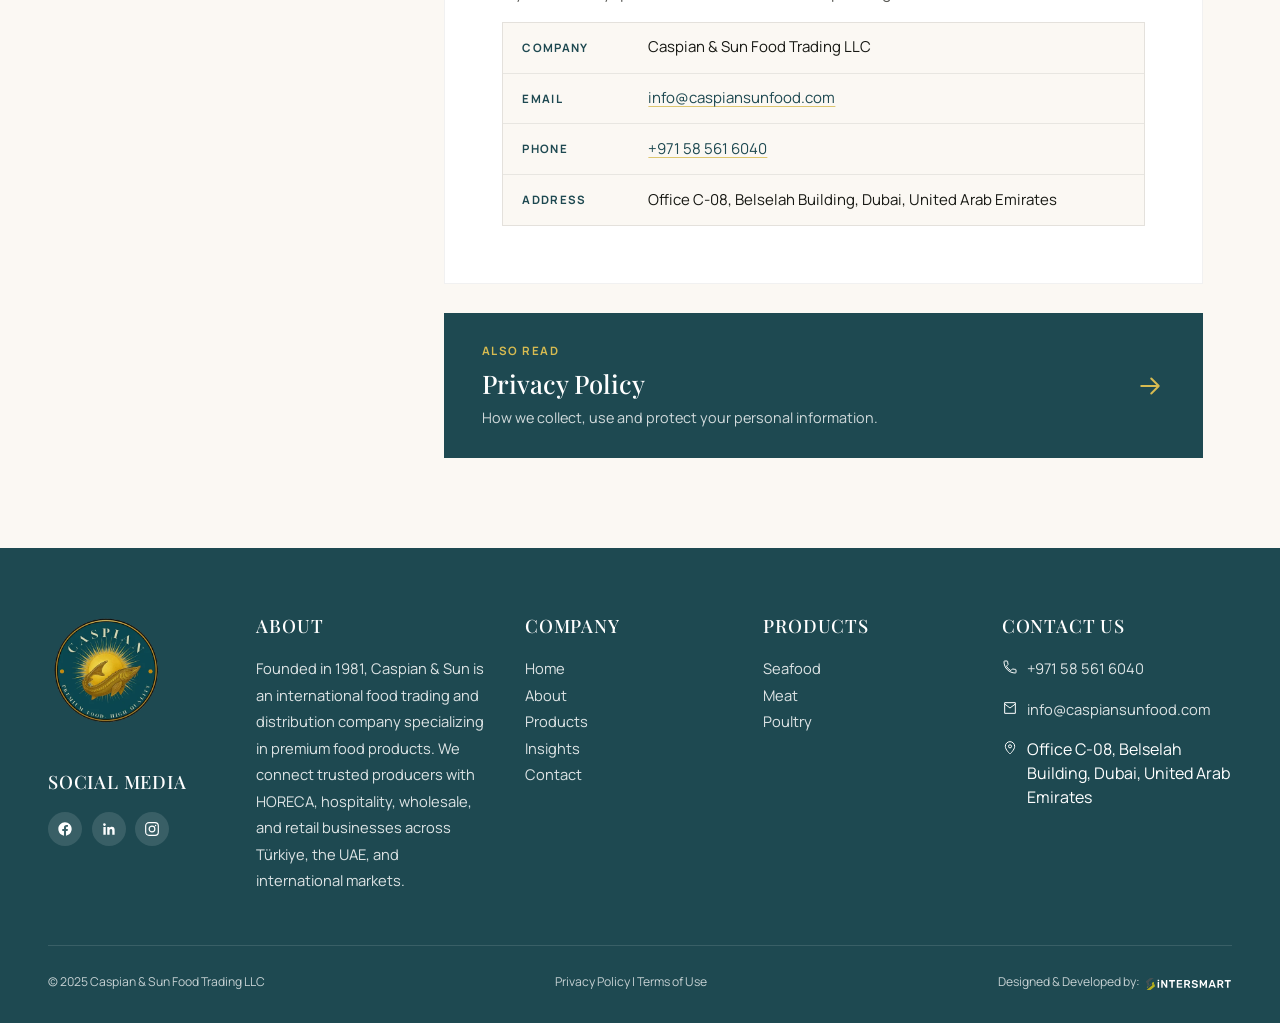
<file: terms.html>
<!DOCTYPE html>
<html lang="en">
<head>
  <meta charset="UTF-8">
<meta name="robots" content="noindex, nofollow, noarchive, nosnippet">
  <meta name="viewport" content="width=device-width, initial-scale=1.0">
  <title>Terms of Use | Caspian &amp; Sun Food Trading LLC</title>
<style id="pl-css">#preloader{position:fixed;inset:0;z-index:99999;display:flex;align-items:center;justify-content:center;background:#F7F3EC;overflow:hidden;transition:opacity .4s ease .55s,visibility 0s linear .95s;}#preloader .pl-disc{position:absolute;left:50%;top:50%;width:clamp(124px,18vw,190px);height:clamp(124px,18vw,190px);margin:calc(clamp(124px,18vw,190px)/-2) 0 0 calc(clamp(124px,18vw,190px)/-2);border-radius:50%;background:#1E4951;box-shadow:0 10px 40px rgba(30,73,81,.25);transition:transform .8s cubic-bezier(.65,0,.35,1);will-change:transform;}#preloader .pl-logo{position:relative;width:clamp(96px,14vw,150px);height:clamp(96px,14vw,150px);display:flex;align-items:center;justify-content:center;}#preloader .pl-logo img{width:100%;height:100%;object-fit:contain;animation:plPulse 1.8s ease-in-out infinite;}#preloader .pl-ring{position:absolute;inset:-14px;border-radius:50%;border:2px solid rgba(215,187,81,.3);border-top-color:#D7BB51;animation:plSpin 1.1s linear infinite;transition:opacity .3s ease;}@keyframes plPulse{0%,100%{transform:scale(.97);}50%{transform:scale(1.03);}}@keyframes plSpin{to{transform:rotate(360deg);}}#preloader.pl-done{opacity:0;visibility:hidden;pointer-events:none;}#preloader.pl-done .pl-disc{transform:scale(40);}#preloader.pl-done .pl-logo img{animation:none;}#preloader.pl-done .pl-ring{opacity:0;}html.pl-skip #preloader{display:none;}@media (prefers-reduced-motion:reduce){#preloader .pl-logo img,#preloader .pl-ring{animation:none;}#preloader .pl-disc{transition:none;}#preloader{transition:opacity .3s ease,visibility 0s linear .3s;}}</style>
<script>try{if(sessionStorage.getItem("plSeen"))document.documentElement.classList.add("pl-skip")}catch(e){}</script>
  <meta name="description" content="Terms of use for the Caspian &amp; Sun Food Trading LLC website.">
  <link rel="icon" type="image/png" href="images/logo.png">
    <link rel="preload" as="image" href="images/hero/extracted_5_2000x1331.webp" fetchpriority="high" media="(min-width:769px)">
<link rel="preload" as="image" href="images/hero/extracted_5_2000x1331-sm.webp" fetchpriority="high" media="(max-width:768px)">
<link href="components.css?v=11" rel="stylesheet">
  <style>
    :root{--deep-teal:#1E4951;--rich-gold:#D7BB51;--antique-gold:#AA8D3F;--charcoal:#171813;--cream:#FBF8F3;--gutter:clamp(1.25rem,6vw,5.5rem);}
    *{margin:0;padding:0;box-sizing:border-box;}
    html{scroll-behavior:smooth;}
    body{font-family:'Manrope',sans-serif;color:var(--charcoal);background:var(--cream);line-height:1.5;}
    html,body{max-width:100%;overflow-x:hidden;}
    img{max-width:100%;display:block;}

    .reveal{opacity:0;transform:translateY(28px);transition:opacity .9s cubic-bezier(.16,1,.3,1),transform .9s cubic-bezier(.16,1,.3,1);}
    .reveal.in-view{opacity:1;transform:translateY(0);}
    @media (prefers-reduced-motion:reduce){.reveal{opacity:1!important;transform:none!important;transition:none!important;}}

    .hero{position:relative;height:clamp(260px,32vw,420px);background:linear-gradient(to bottom,rgba(10,15,15,.6) 0%,rgba(10,15,15,0) 38%),linear-gradient(to top,rgba(10,15,15,.62) 0%,rgba(10,15,15,.2) 50%,rgba(0,0,0,.05) 100%),url('images/hero/extracted_5_2000x1331.webp') center 40%/cover;display:flex;align-items:flex-end;padding:clamp(1.5rem,4vw,3.5rem) var(--gutter);color:#fff;}
    .hero-inner{max-width:1500px;margin:0 auto;width:100%;padding-bottom:clamp(.4rem,1.2vw,1rem);}
    .hero h1{font-family:'Playfair Display',serif;font-size:clamp(2.4rem,6.5vw,4.2rem);font-weight:500;margin-bottom:.4rem;text-shadow:0 2px 12px rgba(0,0,0,.25);opacity:0;animation:heroFadeUp .6s cubic-bezier(.16,1,.3,1) .05s forwards;}
    .hero p{font-size:16px;line-height:27px;max-width:520px;color:#fff;opacity:0;animation:heroFadeUp .6s cubic-bezier(.16,1,.3,1) .12s forwards;}
    @keyframes heroFadeUp{from{opacity:0;transform:translateY(22px);}to{opacity:1;transform:translateY(0);}}
    @media (prefers-reduced-motion:reduce){.hero h1,.hero p{animation:none;opacity:1;}}

    .crumbs{max-width:1500px;margin:0 auto;padding:clamp(1.2rem,2.5vw,1.8rem) var(--gutter) 0;font-size:clamp(.74rem,1.2vw,.85rem);color:#5f5f5a;display:flex;flex-wrap:wrap;align-items:center;gap:.5rem;}
    .crumbs a{color:#5f5f5a;text-decoration:none;transition:color .3s ease;}
    .crumbs a:hover{color:var(--deep-teal);}
    .crumbs .sep{width:5px;height:5px;border-top:1.2px solid #b5b5ad;border-right:1.2px solid #b5b5ad;transform:rotate(45deg);}
    .crumbs .current{color:var(--charcoal);font-weight:600;}

    .legal{max-width:1500px;margin:0 auto;padding:clamp(1.5rem,3vw,2.5rem) var(--gutter) clamp(3.5rem,7vw,6rem);display:grid;grid-template-columns:minmax(210px,290px) minmax(0,1fr);gap:clamp(2rem,6vw,6rem);align-items:start;}

    .toc{position:sticky;top:calc(clamp(60px,7vw,100px) + 1rem);}
    .toc h2{font-family:'Manrope',sans-serif;font-size:.74rem;font-weight:700;letter-spacing:1.6px;text-transform:uppercase;color:#7D6520;margin-bottom:1rem;display:flex;align-items:center;gap:.6rem;}
    .toc h2::before{content:'';width:24px;height:1px;background:var(--rich-gold);}
    .toc ol{list-style:none;counter-reset:t;border-left:1px solid rgba(23,24,19,.12);}
    .toc li{counter-increment:t;}
    .toc a{display:flex;gap:.7rem;padding:.5rem 0 .5rem 1rem;margin-left:-1px;border-left:2px solid transparent;font-size:.86rem;line-height:1.4;color:#5a5a56;text-decoration:none;transition:color .3s ease,border-color .3s ease,padding-left .3s ease;}
    .toc a::before{content:counter(t,decimal-leading-zero);font-weight:700;font-size:.72rem;color:#a5a59d;padding-top:.15rem;transition:color .3s ease;}
    .toc a:hover{color:var(--deep-teal);padding-left:1.2rem;}
    .toc a.active{color:var(--deep-teal);font-weight:600;border-left-color:var(--rich-gold);}
    .toc a.active::before{color:var(--antique-gold);}

    .doc{background:#fff;border:1px solid rgba(23,24,19,.06);padding:clamp(1.6rem,4.5vw,4rem);max-width:880px;}
    .updated{display:inline-flex;align-items:center;gap:.6rem;font-size:.78rem;font-weight:600;letter-spacing:.4px;color:var(--deep-teal);background:var(--cream);padding:.45rem .9rem;margin-bottom:1.4rem;}
    .updated::before{content:'';width:6px;height:6px;border-radius:50%;background:var(--rich-gold);}
    .lead{font-size:clamp(1rem,1.5vw,1.15rem);line-height:1.8;color:#3d3d38;padding-bottom:clamp(1.4rem,3vw,2.2rem);margin-bottom:clamp(1.4rem,3vw,2.2rem);border-bottom:1px solid rgba(23,24,19,.08);}
    .doc section{scroll-margin-top:110px;}
    .doc section + section{margin-top:clamp(1.8rem,3.5vw,2.8rem);}
    .doc h2{font-family:'Playfair Display',serif;font-weight:500;color:var(--charcoal);font-size:29px;line-height:36px;margin-bottom:.9rem;display:flex;gap:.8rem;align-items:baseline;}
    .doc h2 .n{font-family:'Manrope',sans-serif;font-size:.8rem;font-weight:700;color:#7D6520;letter-spacing:1px;flex:none;}
    .doc p{font-size:16px;line-height:27px;color:#5a5a56;margin-bottom:1rem;}
    .doc ul{margin:0 0 1rem;padding-left:0;list-style:none;}
    .doc li{position:relative;padding-left:1.4rem;font-size:16px;line-height:27px;color:#5a5a56;margin-bottom:.55rem;}
    .doc li::before{content:'';position:absolute;left:0;top:.72rem;width:7px;height:7px;background:var(--rich-gold);transform:rotate(45deg);}
    .doc strong{color:var(--charcoal);font-weight:600;}
    .doc a{color:var(--deep-teal);text-decoration:underline;text-decoration-color:rgba(215,187,81,.8);text-underline-offset:3px;transition:color .3s ease;}
    .doc a:hover{color:var(--antique-gold);}
    .contact-card{border:1px solid rgba(23,24,19,.1);background:var(--cream);margin-top:.4rem;}
    .contact-card div{display:grid;grid-template-columns:110px 1fr;gap:1rem;padding:.85rem 1.2rem;font-size:15px;color:#171813;}
    .contact-card div + div{border-top:1px solid rgba(23,24,19,.08);}
    .contact-card span{font-size:.72rem;font-weight:700;letter-spacing:1.3px;text-transform:uppercase;color:var(--deep-teal);padding-top:.15rem;}

    .also{max-width:880px;margin-top:clamp(1.2rem,2.5vw,1.8rem);}
    .also a{display:flex;justify-content:space-between;align-items:center;gap:1.5rem;background:var(--deep-teal);color:#fff;text-decoration:none;padding:clamp(1.2rem,2.4vw,1.8rem) clamp(1.4rem,3vw,2.4rem);position:relative;overflow:hidden;transition:transform .35s cubic-bezier(.16,1,.3,1),box-shadow .35s ease;}
    .also a:hover{transform:translateY(-3px);box-shadow:0 16px 34px rgba(30,73,81,.28);}
    .also small{display:block;font-size:.72rem;font-weight:700;letter-spacing:1.5px;text-transform:uppercase;color:var(--rich-gold);margin-bottom:.3rem;}
    .also b{display:block;font-family:'Playfair Display',serif;font-weight:500;font-size:clamp(1.2rem,2vw,1.6rem);margin-bottom:.2rem;}
    .also span.d{font-size:.9rem;color:rgba(255,255,255,.8);}
    .also svg{width:30px;height:30px;flex:none;stroke:var(--rich-gold);fill:none;stroke-width:1.6;stroke-linecap:round;stroke-linejoin:round;transition:transform .35s cubic-bezier(.34,1.56,.64,1);}
    .also a:hover svg{transform:translateX(6px);}

    @media (max-width:1024px){
      .legal{grid-template-columns:1fr;gap:1.6rem;}
      .toc{position:static;}
      .toc ol{border-left:none;display:flex;flex-wrap:wrap;gap:.5rem;}
      .toc a{border:1px solid rgba(23,24,19,.12);background:#fff;padding:.45rem .8rem;margin:0;font-size:.8rem;border-radius:2px;}
      .toc a::before{display:none;}
      .toc a:hover{padding-left:.8rem;}
      .toc a.active{border-color:var(--rich-gold);}
    }
    @media (max-width:600px){
      .doc h2{font-size:24px;line-height:31px;flex-direction:column;gap:.15rem;}
      .contact-card div{grid-template-columns:1fr;gap:.1rem;}
      .also a{flex-direction:column;align-items:flex-start;}
    }
    @media (max-width:480px){.hero{padding:1.5rem 1.25rem;}.hero p{max-width:100%;}}
  @media (max-width:768px){.hero{background:linear-gradient(to bottom,rgba(10,15,15,.6) 0%,rgba(10,15,15,0) 38%),linear-gradient(to top,rgba(10,15,15,.62) 0%,rgba(10,15,15,.2) 50%,rgba(0,0,0,.05) 100%),url('images/hero/extracted_5_2000x1331-sm.webp') center 40%/cover;}}
</style>
</head>
<body>
<div id="preloader" aria-hidden="true"><div class="pl-disc"></div><div class="pl-logo"><span class="pl-ring"></span><img width="360" height="360" src="casplogo.webp" alt=""></div></div>


  <div id="header-placeholder"></div>
<main id="main">

  <section class="hero">
    <div class="hero-inner">
      <h1>Terms of Use</h1>
      <p>The terms that apply when you use the Caspian &amp; Sun Food Trading LLC website.</p>
    </div>
  </section>

  <div class="crumbs" role="navigation" aria-label="Breadcrumb">
    <a href="index.html">Home</a><span class="sep"></span>
    <span class="current">Terms of Use</span>
  </div>

  <div class="legal">
    <aside class="toc reveal" aria-label="On this page">
      <h2>On this page</h2>
      <ol>
          <li><a href="#s1">Acceptance of these terms</a></li>
          <li><a href="#s2">About this website</a></li>
          <li><a href="#s3">Product information and availability</a></li>
          <li><a href="#s4">Enquiries, quotations and orders</a></li>
          <li><a href="#s5">Intellectual property</a></li>
          <li><a href="#s6">Acceptable use</a></li>
          <li><a href="#s7">Third-party links</a></li>
          <li><a href="#s8">Disclaimer</a></li>
          <li><a href="#s9">Limitation of liability</a></li>
          <li><a href="#s10">Governing law</a></li>
          <li><a href="#s11">Changes to these terms</a></li>
          <li><a href="#s12">Contact us</a></li>
      </ol>
    </aside>

    <div>
      <article class="doc reveal">
        <div class="updated">Last updated: September 24, 2026</div>
        <p class="lead">Please read these terms carefully. By using this website you agree to them. If you do not agree, please do not use the site.</p>

      <section id="s1">
        <h2><span class="n">01</span>Acceptance of these terms</h2>
        <p>These Terms of Use apply to your access to and use of this website, operated by Caspian &amp; Sun Food Trading LLC (&ldquo;Caspian&rdquo;, &ldquo;we&rdquo;, &ldquo;us&rdquo;). By browsing or using the site you confirm that you accept these terms and our <a href="privacy-policy.html">Privacy Policy</a>.</p>
      </section>

      <section id="s2">
        <h2><span class="n">02</span>About this website</h2>
        <p>This website presents our company, our seafood, meat and poultry products, and how to contact us. It is provided for information and business enquiries. It is not an online shop &mdash; products are not sold or paid for through this site.</p>
      </section>

      <section id="s3">
        <h2><span class="n">03</span>Product information and availability</h2>
        <p>We take care to describe our products accurately. However, descriptions, origins, sizes, packaging and availability are indicative and may change with season, catch, harvest and supply conditions.</p>
        <ul><li>Photographs are for illustration and may differ from the product supplied.</li><li>Availability is not guaranteed until confirmed by us in writing.</li><li>Sizes and specifications shown are typical and may vary within industry tolerances.</li></ul>
      </section>

      <section id="s4">
        <h2><span class="n">04</span>Enquiries, quotations and orders</h2>
        <p>Submitting an enquiry through the website, by email or by phone does not create a binding order. A quotation is an invitation to trade and is valid only for the period stated in it.</p>
        <p>An order becomes binding only when we confirm it in writing. Prices, payment terms, delivery terms, cold-chain handling and documentation are governed by the individual quotation or trade agreement, which will prevail over anything on this website.</p>
      </section>

      <section id="s5">
        <h2><span class="n">05</span>Intellectual property</h2>
        <p>All content on this website &mdash; including text, logos, brand names, photographs, graphics and design &mdash; belongs to Caspian or its licensors and is protected by intellectual property laws. You may view and print pages for your own business use, but you may not copy, modify, distribute or use our content for commercial purposes without our written permission.</p>
      </section>

      <section id="s6">
        <h2><span class="n">06</span>Acceptable use</h2>
        <p>When using the website you agree not to:</p>
        <ul><li>use it for any unlawful, fraudulent or harmful purpose;</li><li>attempt to gain unauthorised access to the site, its servers or other users&rsquo; data;</li><li>introduce viruses or other malicious code, or disrupt the site&rsquo;s operation;</li><li>submit false, misleading or offensive information through our forms.</li></ul>
      </section>

      <section id="s7">
        <h2><span class="n">07</span>Third-party links</h2>
        <p>The website may contain links to third-party sites for your convenience. We do not control and are not responsible for their content, availability or practices, and a link does not mean we endorse them.</p>
      </section>

      <section id="s8">
        <h2><span class="n">08</span>Disclaimer</h2>
        <p>The website and its content are provided &ldquo;as is&rdquo; and &ldquo;as available&rdquo;. To the fullest extent permitted by law, we make no warranties of any kind, express or implied, including that the site will be uninterrupted, error-free or free of harmful components.</p>
      </section>

      <section id="s9">
        <h2><span class="n">09</span>Limitation of liability</h2>
        <p>To the fullest extent permitted by law, Caspian will not be liable for any indirect, incidental or consequential loss arising from your use of, or inability to use, this website or from reliance on its content. Nothing in these terms excludes liability that cannot be excluded by law.</p>
      </section>

      <section id="s10">
        <h2><span class="n">10</span>Governing law</h2>
        <p>These terms are governed by the laws of the United Arab Emirates, and the courts of Dubai will have jurisdiction over any dispute, unless a signed trade agreement between us and you provides otherwise.</p>
      </section>

      <section id="s11">
        <h2><span class="n">11</span>Changes to these terms</h2>
        <p>We may revise these terms at any time by updating this page. The revised version applies from the &ldquo;last updated&rdquo; date shown. Please check back regularly &mdash; continued use of the site means you accept the current terms.</p>
      </section>

      <section id="s12">
        <h2><span class="n">12</span>Contact us</h2>
        <p>If you have any questions about these terms, please get in touch.</p>
        <div class="contact-card">
        <div><span>Company</span>Caspian &amp; Sun Food Trading LLC</div>
        <div><span>Email</span><a href="mailto:info@caspiansunfood.com">info@caspiansunfood.com</a></div>
        <div><span>Phone</span><a href="tel:+971585616040">+971 58 561 6040</a></div>
        <div><span>Address</span>Office C-08, Belselah Building, Dubai, United Arab Emirates</div>
      </div>
      </section>
      </article>

      <div class="also reveal">
        <a href="privacy-policy.html">
          <div><small>Also read</small><b>Privacy Policy</b><span class="d">How we collect, use and protect your personal information.</span></div>
          <svg viewBox="0 0 24 24"><path d="M5 12h14M13 6l6 6-6 6"/></svg>
        </a>
      </div>
    </div>
  </div>

  </main>
<div id="footer-placeholder"></div>

  <script src="components.js?v=6"></script>
  <script>
  (function(){
    var links=[].slice.call(document.querySelectorAll('.toc a'));
    var secs=links.map(function(a){return document.querySelector(a.getAttribute('href'));});
    function spy(){
      var y=window.scrollY+140,cur=0;
      secs.forEach(function(s,i){if(s&&s.offsetTop<=y)cur=i;});
      links.forEach(function(a,i){a.classList.toggle('active',i===cur);});
    }
    window.addEventListener('scroll',spy,{passive:true});spy();
    links.forEach(function(a){a.addEventListener('click',function(e){
      var t=document.querySelector(a.getAttribute('href'));
      if(t){e.preventDefault();t.scrollIntoView({behavior:'smooth',block:'start'});history.replaceState(null,'',a.getAttribute('href'));}
    });});
  })();
  </script>
</body>
</html>
</file>
<file: components.css>
@font-face{font-family:'Alex Brush';font-style:normal;font-weight:400;font-display:swap;src:url(fonts/AlexBrush-ext.woff2) format('woff2');unicode-range:U+0100-02BA, U+02BD-02C5, U+02C7-02CC, U+02CE-02D7, U+02DD-02FF, U+0304, U+0308, U+0329, U+1D00-1DBF, U+1E00-1E9F, U+1EF2-1EFF, U+2020, U+20A0-20AB, U+20AD-20C0, U+2113, U+2C60-2C7F, U+A720-A7FF;}
@font-face{font-family:'Alex Brush';font-style:normal;font-weight:400;font-display:swap;src:url(fonts/AlexBrush.woff2) format('woff2');unicode-range:U+0000-00FF, U+0131, U+0152-0153, U+02BB-02BC, U+02C6, U+02DA, U+02DC, U+0304, U+0308, U+0329, U+2000-206F, U+20AC, U+2122, U+2191, U+2193, U+2212, U+2215, U+FEFF, U+FFFD;}
@font-face{font-family:'Manrope';font-style:normal;font-weight:400 700;font-display:swap;src:url(fonts/Manrope-ext.woff2) format('woff2');unicode-range:U+0100-02BA, U+02BD-02C5, U+02C7-02CC, U+02CE-02D7, U+02DD-02FF, U+0304, U+0308, U+0329, U+1D00-1DBF, U+1E00-1E9F, U+1EF2-1EFF, U+2020, U+20A0-20AB, U+20AD-20C0, U+2113, U+2C60-2C7F, U+A720-A7FF;}
@font-face{font-family:'Manrope';font-style:normal;font-weight:400 700;font-display:swap;src:url(fonts/Manrope.woff2) format('woff2');unicode-range:U+0000-00FF, U+0131, U+0152-0153, U+02BB-02BC, U+02C6, U+02DA, U+02DC, U+0304, U+0308, U+0329, U+2000-206F, U+20AC, U+2122, U+2191, U+2193, U+2212, U+2215, U+FEFF, U+FFFD;}
@font-face{font-family:'Playfair Display';font-style:normal;font-weight:400 700;font-display:swap;src:url(fonts/PlayfairDisplay-ext.woff2) format('woff2');unicode-range:U+0100-02BA, U+02BD-02C5, U+02C7-02CC, U+02CE-02D7, U+02DD-02FF, U+0304, U+0308, U+0329, U+1D00-1DBF, U+1E00-1E9F, U+1EF2-1EFF, U+2020, U+20A0-20AB, U+20AD-20C0, U+2113, U+2C60-2C7F, U+A720-A7FF;}
@font-face{font-family:'Playfair Display';font-style:normal;font-weight:400 700;font-display:swap;src:url(fonts/PlayfairDisplay.woff2) format('woff2');unicode-range:U+0000-00FF, U+0131, U+0152-0153, U+02BB-02BC, U+02C6, U+02DA, U+02DC, U+0304, U+0308, U+0329, U+2000-206F, U+20AC, U+2122, U+2191, U+2193, U+2212, U+2215, U+FEFF, U+FFFD;}
/* HEADER — transparent overlay on hero; liquid-glass white on scroll */
header{position:fixed;top:0;left:0;right:0;background:transparent;padding:clamp(1rem,1.8vw,1.8rem) clamp(1.5rem,4vw,5.5rem);display:flex;justify-content:space-between;align-items:center;z-index:200;gap:clamp(.6rem,1.5vw,1.5rem);flex-wrap:nowrap;transform:translateY(0);transition:background .4s ease,padding .4s ease,box-shadow .4s ease,border-color .4s ease,transform .35s ease;border-bottom:1px solid transparent;}
header.hide{transform:translateY(-100%);}
header.scrolled{background:rgba(255,255,255,.68);backdrop-filter:blur(18px) saturate(180%);-webkit-backdrop-filter:blur(18px) saturate(180%);box-shadow:0 4px 30px rgba(0,0,0,.06);border-bottom:1px solid rgba(0,0,0,.06);padding:clamp(.6rem,1.1vw,1rem) clamp(1.5rem,4vw,5.5rem);}
.logo{display:flex;align-items:center;min-width:fit-content;}
.logo a{display:flex;align-items:center;}
.logo img{height:clamp(96px,9.5vw,168px);width:auto;transition:height .4s ease;}
header.scrolled .logo img{height:clamp(50px,5vw,80px);}
nav{display:flex;gap:clamp(1.5rem,3vw,4rem);align-items:center;flex:1;justify-content:flex-start;flex-wrap:nowrap;min-width:0;}
nav a{position:relative;font-family:'Playfair Display',serif;color:#fff;text-decoration:none;font-size:clamp(.68rem,1vw,1.05rem);font-weight:500;transition:color .35s ease;text-transform:uppercase;letter-spacing:.6px;white-space:nowrap;text-shadow:0 1px 4px rgba(0,0,0,.25);padding-bottom:4px;}
nav a::after{content:'';position:absolute;left:0;bottom:0;width:0;height:1.5px;background:currentColor;transition:width .35s cubic-bezier(.65,0,.35,1);}
header.scrolled nav a{color:var(--charcoal);text-shadow:none;}
nav a:hover,nav a.active{color:var(--rich-gold);}
nav a:hover::after,nav a.active::after{width:100%;}
.header-end{display:flex;align-items:center;justify-content:space-between;flex:1;min-width:0;gap:clamp(.6rem,1.5vw,1.5rem);}
/* equal space between logo and the nearest menu item on each side */
header{--nav-logo-gap:clamp(1rem,3vw,4rem);}
.header-start{display:flex;align-items:center;flex:1;min-width:0;gap:clamp(.6rem,1.5vw,1.5rem);}
.header-start>nav{justify-content:flex-end;margin-right:var(--nav-logo-gap);}
.cta-left{flex:none;}
header .cta-right{display:none;}
.nav-right{flex:none;margin-left:var(--nav-logo-gap);}
.header-right{margin-left:auto;display:flex;align-items:center;gap:clamp(.6rem,1.3vw,1.8rem);justify-content:flex-end;flex:none;}
.phone-cta{display:flex;align-items:center;gap:.4rem;color:#fff;font-size:clamp(.68rem,1vw,1.05rem);font-weight:500;white-space:nowrap;transition:color .4s ease;text-shadow:0 1px 4px rgba(0,0,0,.25);}
.phone-cta svg{width:14px;height:14px;stroke:#fff;fill:none;transition:stroke .4s ease;flex:none;}
header.scrolled .phone-cta{color:var(--charcoal);text-shadow:none;}
header.scrolled .phone-cta svg{stroke:var(--charcoal);}
.cta-btn{background:transparent;border:1px solid #fff;color:#fff;padding:clamp(.45rem,.9vw,.8rem) clamp(.8rem,1.6vw,1.8rem);font-family:'Manrope',sans-serif;font-size:clamp(.68rem,1vw,1.05rem);font-weight:500;cursor:pointer;transition:background .35s ease,color .35s ease,border-color .35s ease,transform .3s ease,box-shadow .3s ease;text-decoration:none;display:inline-block;white-space:nowrap;}
.cta-btn:hover{background:#fff;color:var(--deep-teal);transform:translateY(-3px);box-shadow:0 10px 24px rgba(0,0,0,.18);}
header.scrolled .cta-btn{border-color:var(--charcoal);color:var(--charcoal);}
header.scrolled .cta-btn:hover{background:var(--deep-teal);color:#fff;border-color:var(--deep-teal);box-shadow:0 10px 24px rgba(30,73,81,.25);}

/* HAMBURGER — hidden on desktop, shown only ≤1024px (tablet + phone) */
.hamburger{display:none;flex-direction:column;justify-content:center;gap:5px;width:34px;height:34px;background:none;border:none;cursor:pointer;padding:0;z-index:210;}
.hamburger span{display:block;width:26px;height:2px;background:#fff;transition:background .4s ease,transform .3s ease,opacity .3s ease;}
header.scrolled .hamburger span{background:var(--charcoal);}

/* MOBILE DRAWER */
.drawer-backdrop{position:fixed;inset:0;background:rgba(10,15,15,.45);z-index:290;opacity:0;pointer-events:none;transition:opacity .35s ease;}
.drawer-backdrop.open{opacity:1;pointer-events:auto;}
.mobile-drawer{position:fixed;top:0;right:0;height:100vh;height:100dvh;width:min(320px,82vw);background:#fff;z-index:300;box-shadow:none;transform:translateX(100%);transition:transform .4s cubic-bezier(.4,0,.2,1),box-shadow .4s ease;visibility:hidden;display:flex;flex-direction:column;padding:1.6rem 1.8rem 2rem;overflow-y:auto;}
.mobile-drawer.open{transform:translateX(0);box-shadow:-10px 0 35px rgba(0,0,0,.18);visibility:visible;}
.drawer-top{display:flex;justify-content:space-between;align-items:center;margin-bottom:2.2rem;}
.drawer-logo{height:48px;width:auto;}
.drawer-close{background:none;border:none;font-size:1.8rem;line-height:1;cursor:pointer;color:var(--charcoal);padding:.2rem .4rem;}
.drawer-nav{display:flex;flex-direction:column;gap:1.3rem;margin-bottom:auto;}
.drawer-nav a{display:block;font-family:'Playfair Display',serif;font-size:1.15rem;text-transform:uppercase;letter-spacing:1px;color:var(--charcoal);text-decoration:none;transition:color .3s ease,padding-left .3s ease;border-left:2px solid transparent;padding-left:0;}
.drawer-nav a.active,.drawer-nav a:hover{color:var(--deep-teal);padding-left:.7rem;border-left-color:var(--rich-gold);}
.drawer-footer{display:flex;flex-direction:column;gap:1rem;padding-top:1.5rem;margin-top:1.5rem;border-top:1px solid #eee;}
.drawer-footer .phone-cta{color:var(--charcoal);text-shadow:none;font-size:1.15rem;}
.drawer-footer .phone-cta svg{stroke:var(--charcoal);}
.cta-btn-solid{background:var(--deep-teal);color:#fff;border:none;padding:.9rem 1.5rem;font-family:'Manrope',sans-serif;font-size:1.15rem;font-weight:600;cursor:pointer;text-align:center;width:100%;transition:background .3s ease,transform .3s ease,box-shadow .3s ease;}
.cta-btn-solid:hover{background:#0f3a46;transform:translateY(-2px);box-shadow:0 10px 22px rgba(30,73,81,.3);}
body.drawer-open{overflow:hidden;}

/* FOOTER — 5 columns: logo+social / about / quick links / products / contact */
footer{background:var(--deep-teal);color:#fff;padding:clamp(2.5rem,5vw,4rem) clamp(1.5rem,5vw,3rem) clamp(1.5rem,3vw,2rem);overflow:hidden;}
.footer-grid{display:grid;grid-template-columns:.85fr 1.15fr 1fr 1fr 1.15fr;gap:clamp(1.5rem,3vw,2.5rem);max-width:1400px;margin:0 auto clamp(2.5rem,4vw,3.5rem);}
.footer-section h3{font-family:'Playfair Display',serif;font-size:clamp(1rem,1.6vw,1.15rem);font-weight:500;margin-bottom:1rem;text-transform:uppercase;letter-spacing:.8px;}
.footer-section p,.footer-section a,.footer-section li{font-size:clamp(.82rem,1.4vw,.92rem);line-height:1.8;color:rgba(255,255,255,.85);}
.footer-section a{text-decoration:none;transition:color .3s;}
.footer-section a:hover{color:var(--rich-gold);}
.footer-logo-badge{width:clamp(90px,9vw,115px);height:clamp(90px,9vw,115px);margin-bottom:clamp(1.5rem,3vw,2.2rem);}
.social-links{display:flex;gap:.6rem;margin-top:.9rem;}
.social-links a{width:34px;height:34px;background:rgba(255,255,255,.12);border-radius:50%;display:flex;align-items:center;justify-content:center;transition:all .3s;color:#fff;}
.social-links a svg{width:16px;height:16px;transition:transform .3s;}
.social-links a:hover svg{transform:scale(1.15);}
.social-links a:hover{background:var(--rich-gold);color:var(--deep-teal);}
.footer-contact-item{display:flex;align-items:flex-start;gap:.6rem;margin-bottom:.9rem;}
.footer-contact-item svg{width:16px;height:16px;stroke:#fff;fill:none;flex:none;margin-top:.2rem;}
.footer-bottom{border-top:1px solid rgba(255,255,255,.12);padding-top:clamp(1.3rem,2.5vw,1.7rem);display:flex;justify-content:space-between;flex-wrap:wrap;gap:.8rem;max-width:1400px;margin:0 auto;font-size:clamp(.68rem,.95vw,.76rem);line-height:1.5;}
.footer-bottom p{color:rgba(255,255,255,.75);margin:0;}
.footer-bottom a{color:rgba(255,255,255,.75);text-decoration:none;}
.footer-bottom a:hover{color:var(--rich-gold);}
.footer-bottom strong{color:#fff;}

/* logo links */
.drawer-logo-link{display:flex;align-items:center;}
.footer-section a.footer-logo-link{display:inline-block;line-height:0;font-size:0;}
.footer-logo-link img{transition:transform .4s cubic-bezier(.34,1.56,.64,1);}
.footer-logo-link:hover img{transform:scale(1.05);}
.logo a img{transition:height .4s ease,transform .4s cubic-bezier(.34,1.56,.64,1);}
.logo a:hover img{transform:scale(1.04);}

/* FOOTER MOBILE ACCORDION */
.footer-section h3{display:flex;justify-content:space-between;align-items:center;}
.footer-toggle-icon{display:none;width:14px;height:14px;position:relative;flex:none;}
.footer-toggle-icon::before,.footer-toggle-icon::after{content:'';position:absolute;background:#fff;transition:transform .3s ease;}
.footer-toggle-icon::before{left:0;top:50%;width:100%;height:1.5px;transform:translateY(-50%);}
.footer-toggle-icon::after{top:0;left:50%;width:1.5px;height:100%;transform:translateX(-50%);}
.footer-accordion.open .footer-toggle-icon::after{transform:translateX(-50%) scaleY(0);}
.footer-content{overflow:hidden;}

/* MEDIA QUERIES EXTRACT */
@media (max-width:1024px){
  nav{display:none;}
  .header-start{display:none;}
  header .cta-right{display:block;}
  .phone-cta{display:none;}
  .hamburger{display:flex;}
  .footer-grid{grid-template-columns:1fr 1fr;}
}

@media (max-width:768px){
  .footer-grid{grid-template-columns:1fr 1fr;text-align:left;}
}

@media (max-width:480px){
  header{padding:1rem 1.25rem;}
  header.scrolled{padding:.7rem 1.25rem;}
  header .cta-btn{display:none;}
  .footer-grid{grid-template-columns:1fr;text-align:center;}
  .social-links{justify-content:center;}
  .footer-contact-item{justify-content:center;}
  .footer-bottom{flex-direction:column;text-align:center;}
}

@media (max-width:360px){
  .logo img{height:52px;}
  .drawer-logo{height:42px;}
  .mobile-drawer{width:88vw;padding:1.3rem 1.4rem 1.6rem;}
  .footer-logo-badge{width:80px;height:80px;}
}

@media (max-width:600px){
  .footer-grid{grid-template-columns:1fr;text-align:left;}
  .footer-section:first-child{text-align:center;margin-bottom:.5rem;}
  .footer-section:first-child .footer-logo-badge{margin-left:auto;margin-right:auto;}
  .footer-section:first-child .social-links{justify-content:flex-start;}
  .footer-section:first-child h3{text-align:left;}
  .footer-accordion{border-bottom:1px solid rgba(255,255,255,.15);padding-bottom:.9rem;}
  .footer-accordion h3{cursor:pointer;margin-bottom:0;padding:.4rem 0;}
  .footer-toggle-icon{display:block;}
  .footer-accordion .footer-content{max-height:0;transition:max-height .4s ease;}
  .footer-accordion.open .footer-content{max-height:400px;padding-top:.8rem;}
  .footer-bottom{flex-direction:column;text-align:center;}
}

/* Custom Scrollbar */
::-webkit-scrollbar { width: 6px; height: 6px; }
::-webkit-scrollbar-track { background: #fcfaf8; }
::-webkit-scrollbar-thumb { background: #1E4951; border-radius: 5px; }
::-webkit-scrollbar-thumb:hover { background: #D7BB51; }


/* BREADCRUMB */
.crumbs { max-width: 1500px; margin: 0 auto; padding: clamp(1.2rem, 2.5vw, 1.8rem) clamp(1.5rem, 4vw, 5.5rem) 0; font-size: clamp(.74rem, 1.2vw, .85rem); color: #5f5f5a; display: flex; flex-wrap: wrap; align-items: center; gap: .5rem; font-family: \'Manrope\', sans-serif; }
.crumbs a { color: #5f5f5a; text-decoration: none; transition: color .3s ease; }
.crumbs a:hover { color: var(--deep-teal); }
.crumbs .sep { width: 5px; height: 5px; border-top: 1.2px solid #b5b5ad; border-right: 1.2px solid #b5b5ad; transform: rotate(45deg); }
.crumbs .current { color: var(--charcoal); font-weight: 600; }



:where(img){height:auto;}

/* Hero video: poster image paints first (LCP), video fades in once it plays */
.hero-poster{position:absolute;inset:0;width:100%;height:100%;object-fit:cover;}
video.hero-video[data-src]{opacity:0;transition:opacity .8s ease;}
video.hero-video.is-playing{opacity:1;}

/* touch devices: no hover overlay (it needed a first tap); tapping the card opens the product page */
@media (hover:none){
  .poverlay,.product-overlay{display:none;}
}
</file>
